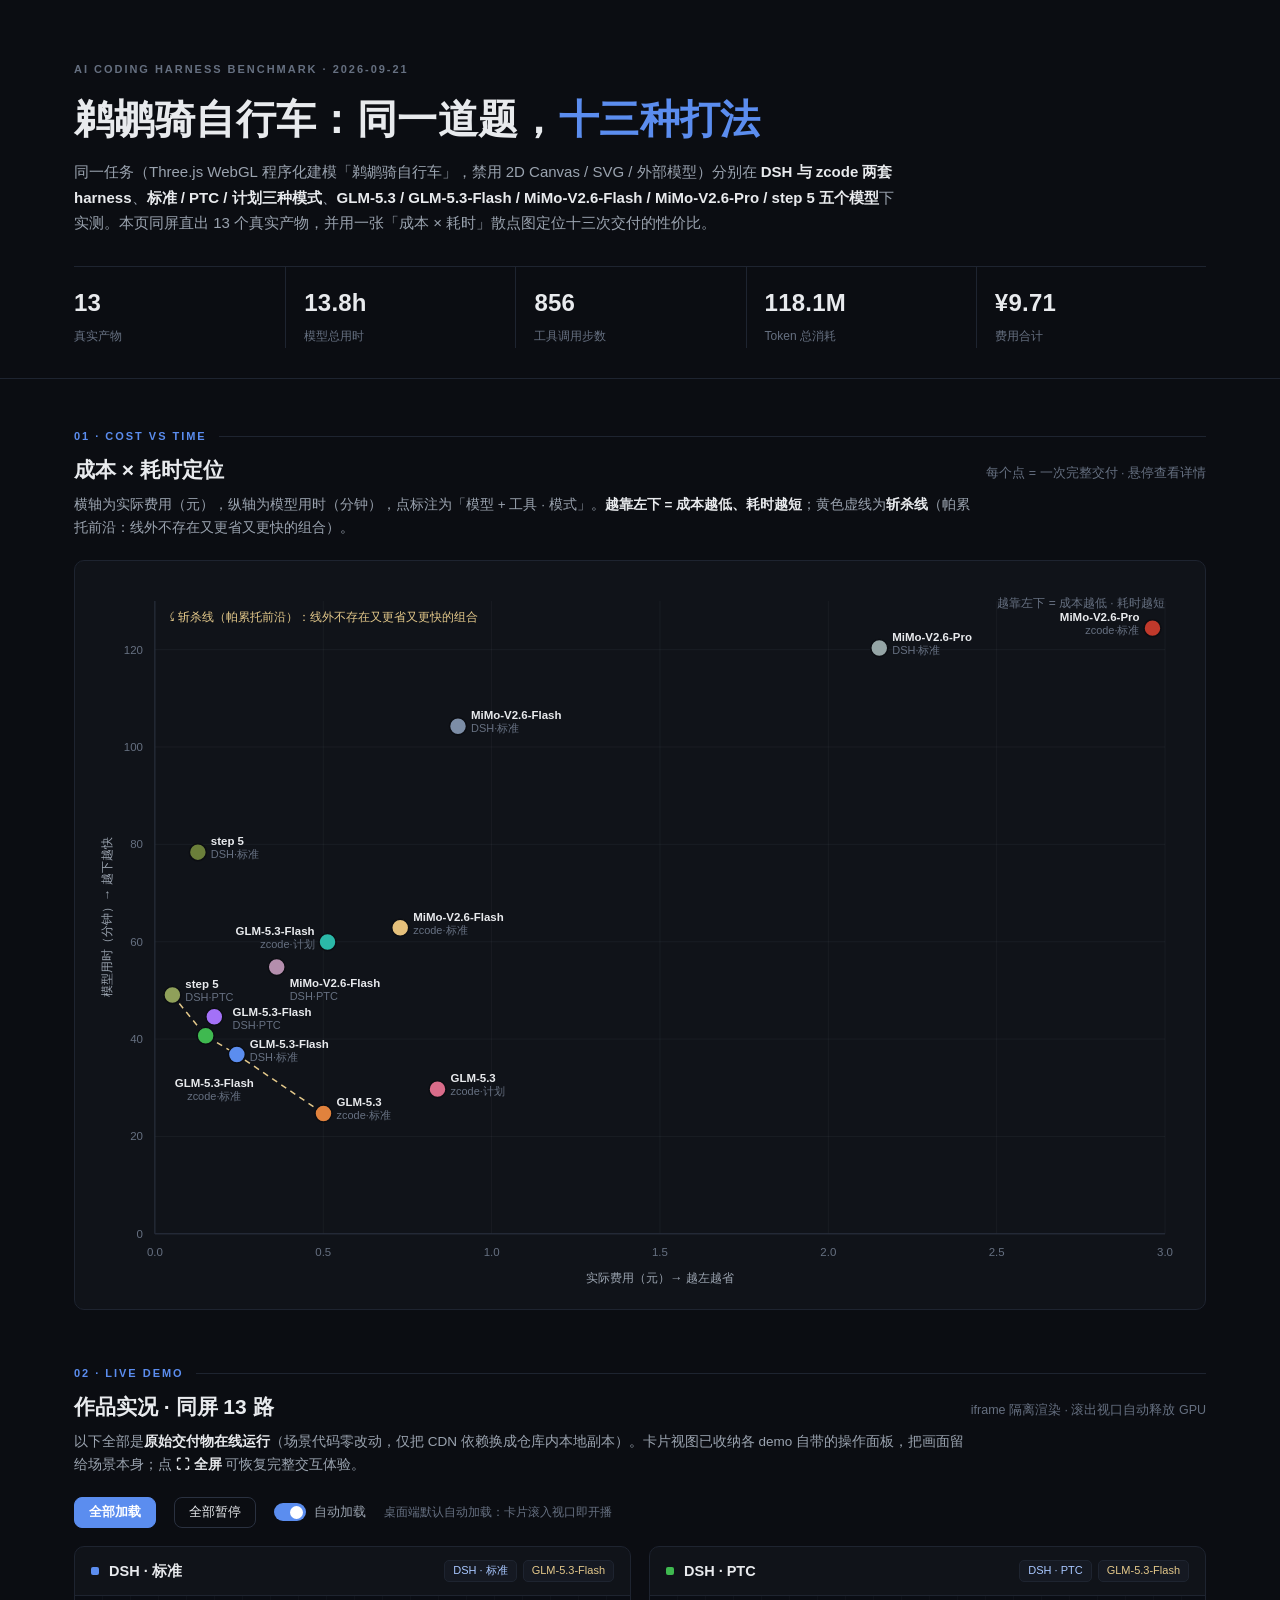
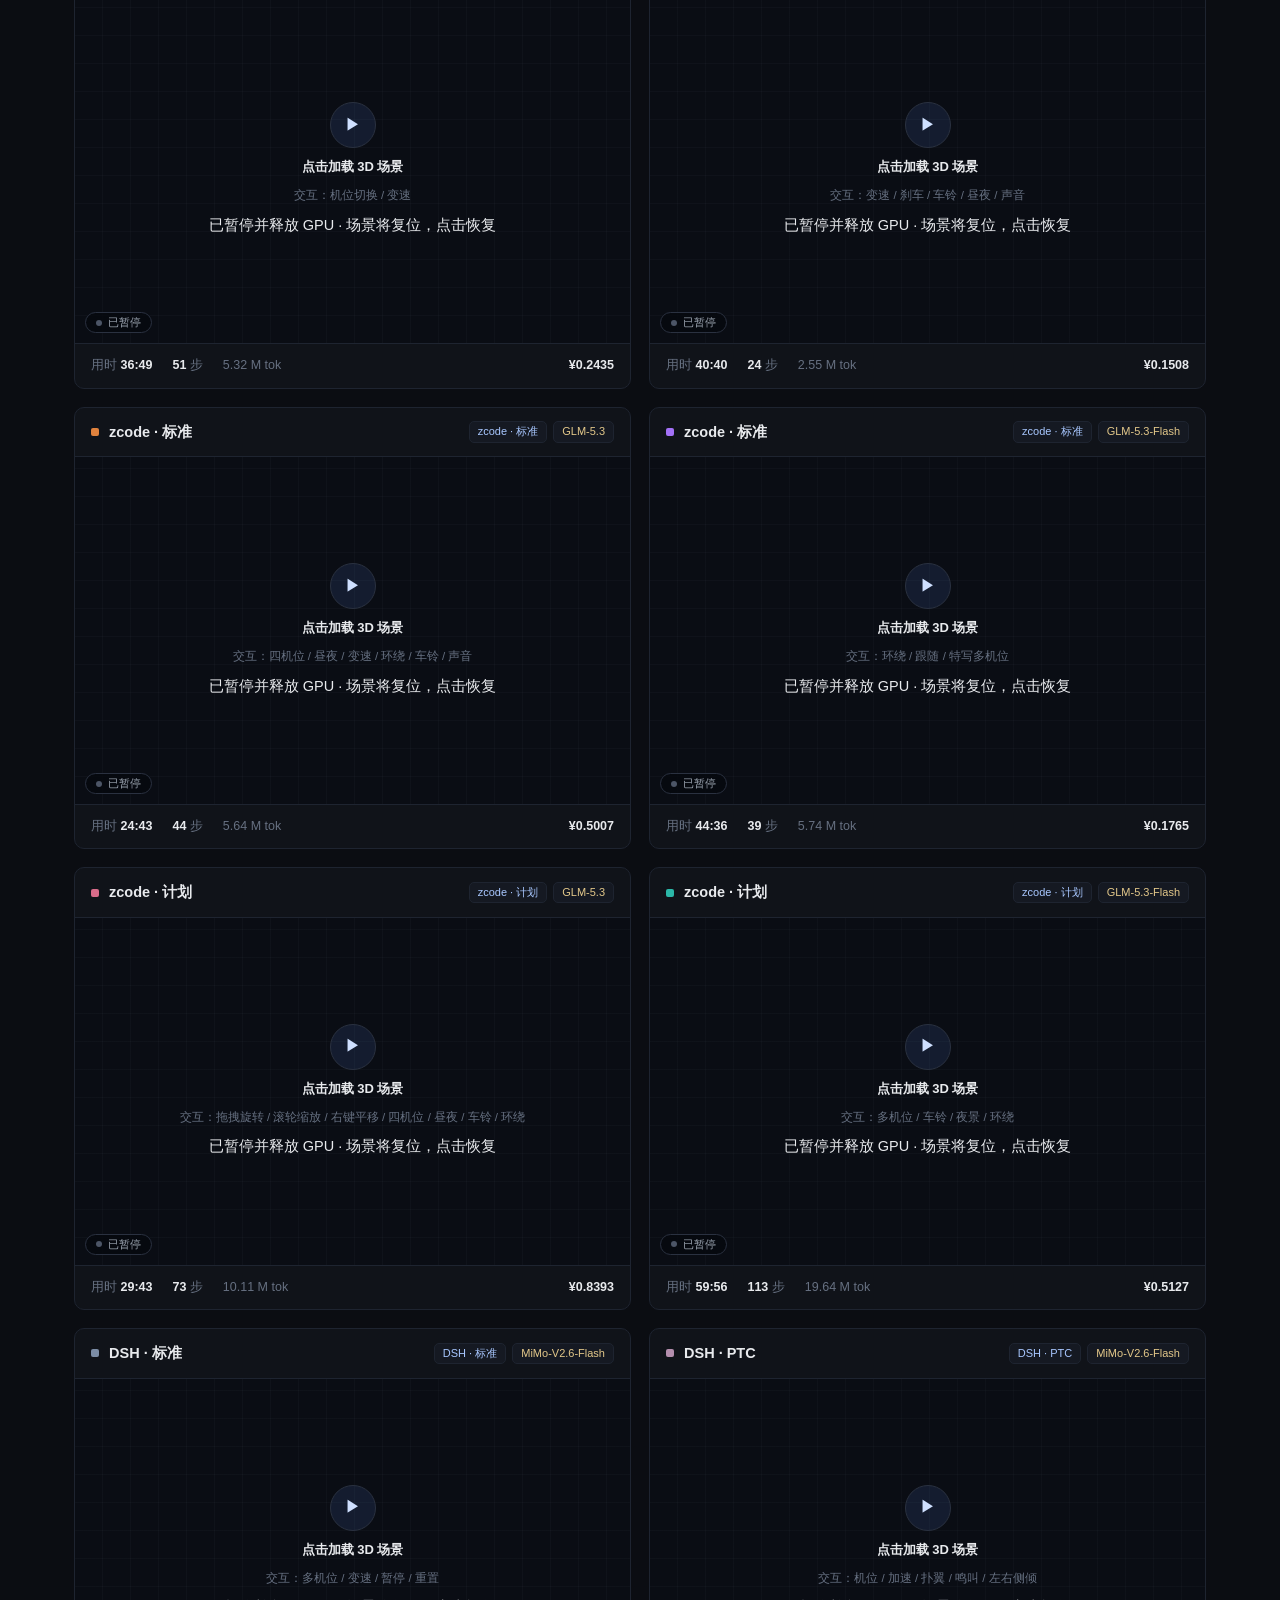
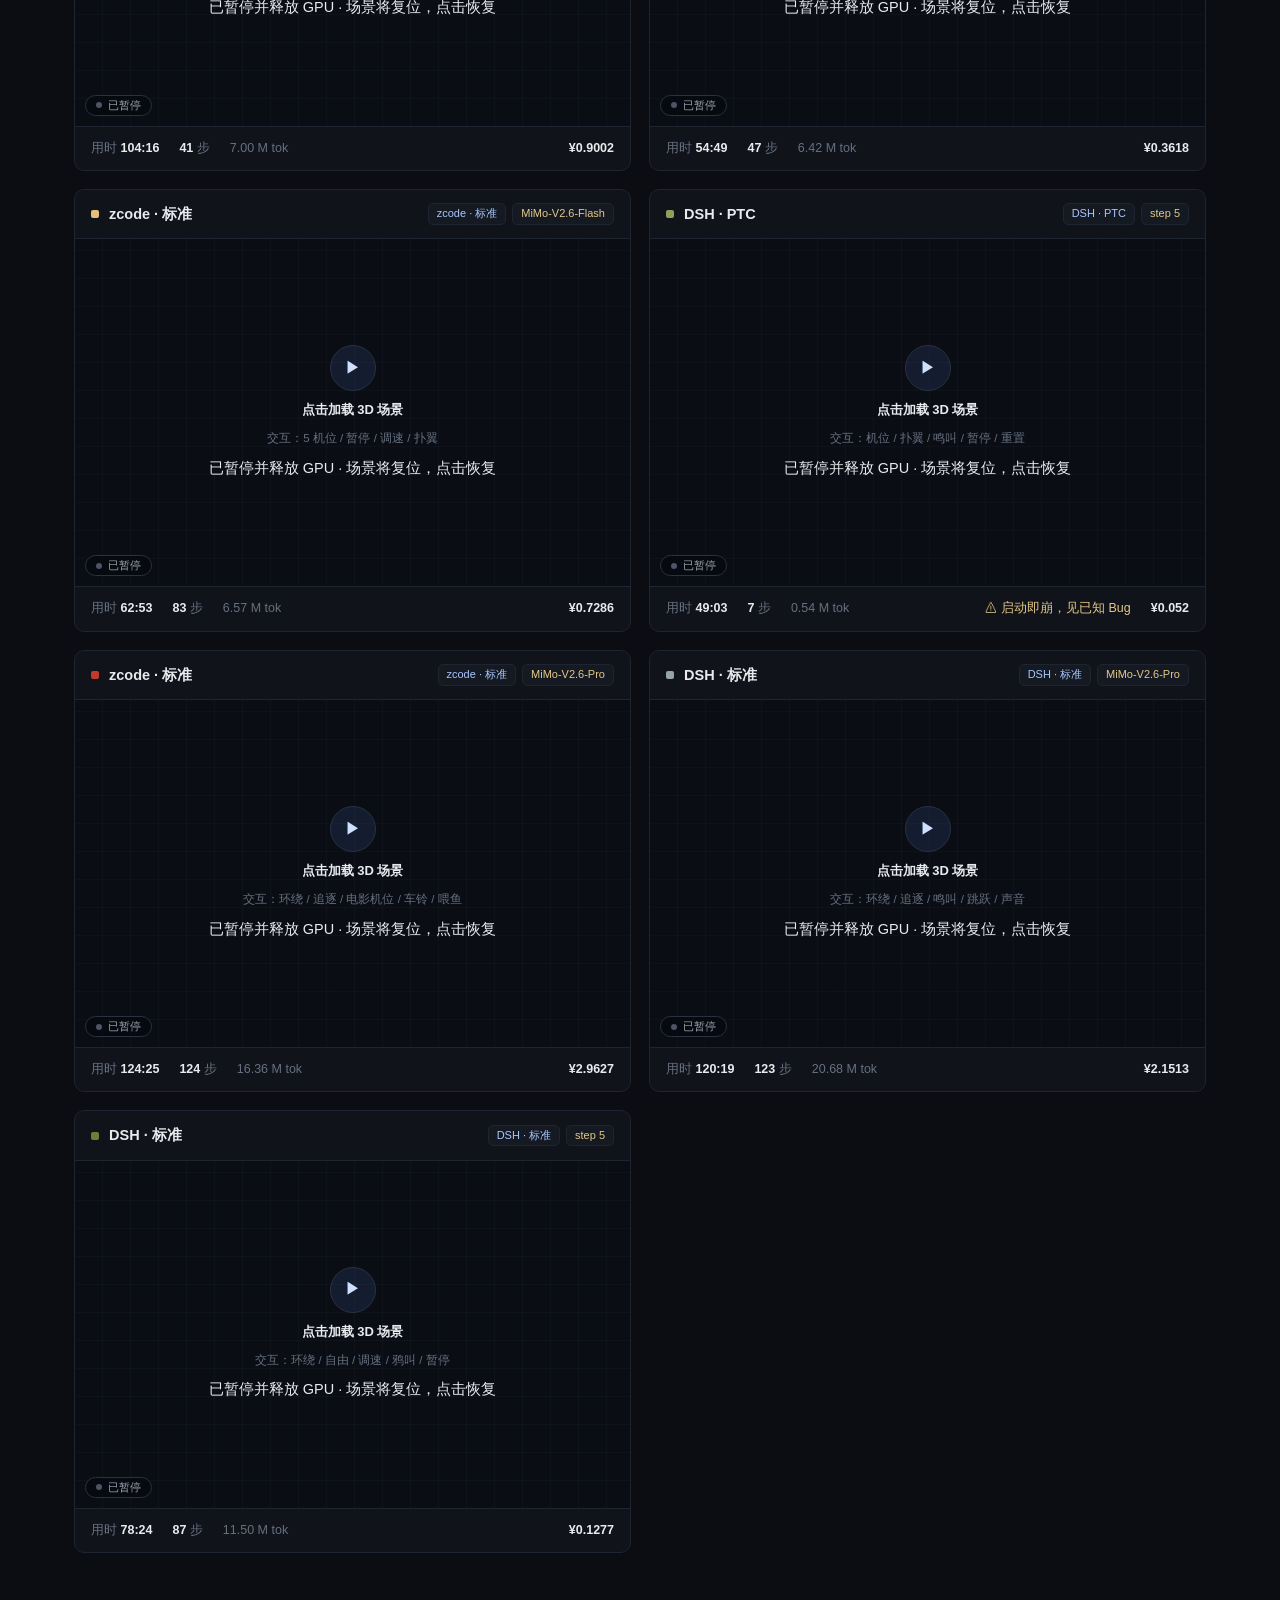
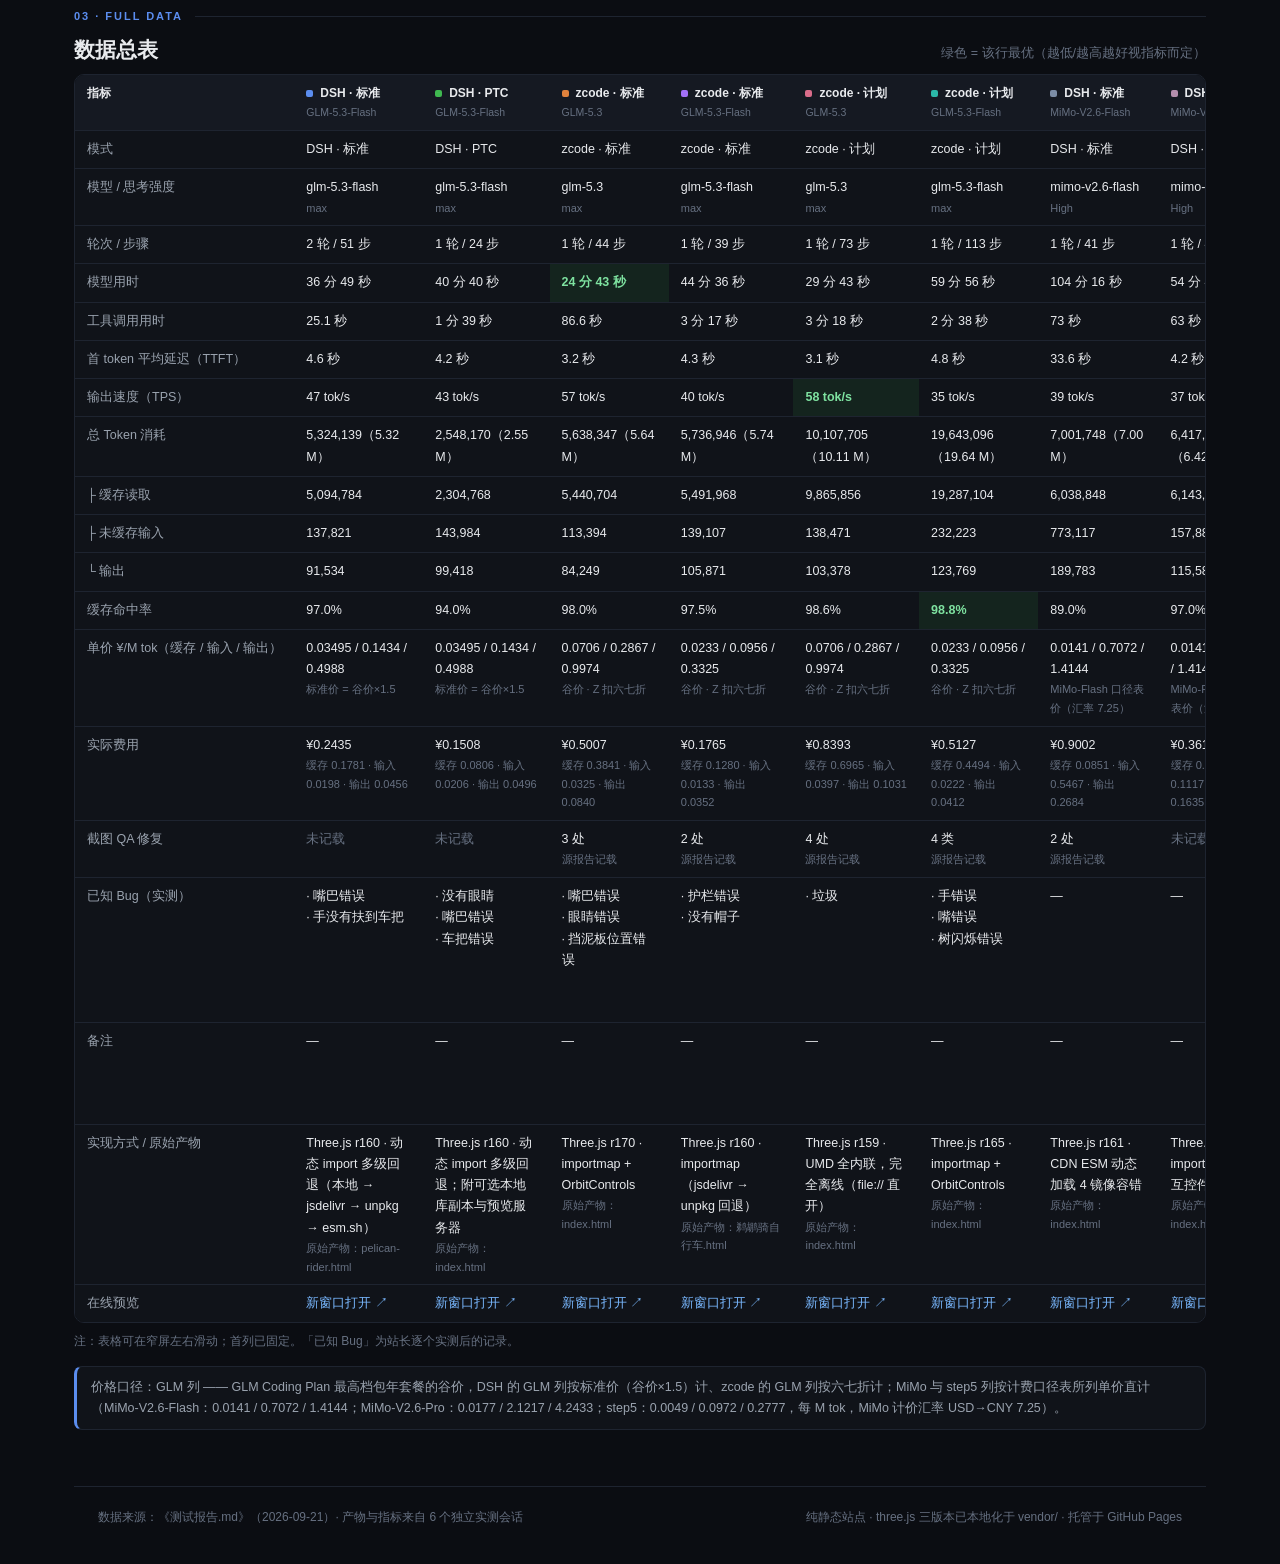
<file: index.html>
<!DOCTYPE html>
<html lang="zh-CN">
<head>
<meta charset="UTF-8">
<meta name="viewport" content="width=device-width, initial-scale=1">
<title>鹈鹕骑自行车 · 十三模式实测横评（DSH vs zcode）</title>
<meta name="description" content="同一道 Three.js 程序化建模题（鹈鹕骑自行车），在 DSH 与 zcode 两套 harness、标准/PTC/计划三种模式、GLM-5.3 与 GLM-5.3-Flash 两个模型下的实测横评：同屏直出 6 个真实产物，成本 × 耗时散点定位 + 完整数据表 + 已知 Bug。">
<meta name="theme-color" content="#0b0d12">
<link rel="stylesheet" href="assets/style.css">
<link rel="icon" href="data:image/svg+xml,%3Csvg xmlns='http://www.w3.org/2000/svg' viewBox='0 0 100 100'%3E%3Ctext y='0.9em' font-size='90'%3E🚲%3C/text%3E%3C/svg%3E">
</head>
<body>

<header class="hero">
  <div class="wrap">
    <span class="eyebrow">AI Coding Harness Benchmark · 2026-09-21</span>
    <h1>鹈鹕骑自行车：同一道题，<em>十三种打法</em></h1>
    <p class="sub">同一任务（Three.js WebGL 程序化建模「鹈鹕骑自行车」，禁用 2D Canvas / SVG / 外部模型）分别在 <b>DSH 与 zcode 两套 harness</b>、<b>标准 / PTC / 计划三种模式</b>、<b>GLM-5.3 / GLM-5.3-Flash / MiMo-V2.6-Flash / MiMo-V2.6-Pro / step 5 五个模型</b>下实测。本页同屏直出 13 个真实产物，并用一张「成本 × 耗时」散点图定位十三次交付的性价比。</p>
    <div class="stat-row">
      <div class="stat"><b>13</b><span>真实产物</span></div>
      <div class="stat"><b id="statTime">3.9h</b><span>模型总用时</span></div>
      <div class="stat"><b id="statSteps">344</b><span>工具调用步数</span></div>
      <div class="stat"><b id="statTokens">49.0M</b><span>Token 总消耗</span></div>
      <div class="stat"><b id="statCost">¥2.42</b><span>费用合计</span></div>
    </div>
  </div>
</header>

<main class="wrap">

  <!-- ═══ 01 成本 × 耗时 ═══ -->
  <section id="scatter">
    <div class="sec-label">01 · Cost vs Time</div>
    <div class="sec-head"><h2>成本 × 耗时定位</h2><span class="hint">每个点 = 一次完整交付 · 悬停查看详情</span></div>
    <p class="sec-sub">横轴为实际费用（元），纵轴为模型用时（分钟），点标注为「模型 + 工具 · 模式」。<b>越靠左下 = 成本越低、耗时越短</b>；黄色虚线为<b>斩杀线</b>（帕累托前沿：线外不存在又更省又更快的组合）。</p>
    <div class="sc-card">
      <div id="scatterPlot"></div>
      <div class="sc-tip" id="scTip"></div>
    </div>
  </section>

  <!-- ═══ 02 作品实况 ═══ -->
  <section id="gallery">
    <div class="sec-label">02 · Live Demo</div>
    <div class="sec-head"><h2>作品实况 · 同屏 13 路</h2><span class="hint">iframe 隔离渲染 · 滚出视口自动释放 GPU</span></div>
    <p class="sec-sub">以下全部是<b>原始交付物在线运行</b>（场景代码零改动，仅把 CDN 依赖换成仓库内本地副本）。卡片视图已收纳各 demo 自带的操作面板，把画面留给场景本身；点 <b>⛶ 全屏</b> 可恢复完整交互体验。</p>
    <div class="gal-bar">
      <button class="btn primary" id="btnLoadAll">全部加载</button>
      <button class="btn" id="btnPauseAll">全部暂停</button>
      <label class="switch"><input type="checkbox" id="chkAuto"><span class="track"></span>自动加载</label>
      <span class="gal-hint" id="autoHint"></span>
    </div>
    <div class="gal-grid" id="galleryGrid"></div>
  </section>

  <!-- ═══ 03 数据总表 ═══ -->
  <section id="table">
    <div class="sec-label">03 · Full Data</div>
    <div class="sec-head"><h2>数据总表</h2><span class="hint">绿色 = 该行最优（越低/越高越好视指标而定）</span></div>
    <div class="table-wrap"><table class="bench" id="benchTable"></table></div>
    <p class="legend-f">注：表格可在窄屏左右滑动；首列已固定。「已知 Bug」为站长逐个实测后的记录。</p>
    <p class="price-note">价格口径：GLM 列 —— GLM Coding Plan 最高档包年套餐的谷价，DSH 的 GLM 列按标准价（谷价×1.5）计、zcode 的 GLM 列按六七折计；MiMo 与 step5 列按计费口径表所列单价直计（MiMo-V2.6-Flash：0.0141 / 0.7072 / 1.4144；MiMo-V2.6-Pro：0.0177 / 2.1217 / 4.2433；step5：0.0049 / 0.0972 / 0.2777，每 M tok，MiMo 计价汇率 USD→CNY 7.25）。</p>
  </section>

  <footer>
    <div class="wrap">
      <span>数据来源：《测试报告.md》（2026-09-21）· 产物与指标来自 6 个独立实测会话</span>
      <span>纯静态站点 · three.js 三版本已本地化于 vendor/ · 托管于 GitHub Pages</span>
    </div>
  </footer>

</main>

<noscript><p style="margin:20px;color:#e3c88a">本页散点图与画廊需要启用 JavaScript；数据表由 JS 渲染，请启用后查看。</p></noscript>

<script src="assets/data.js"></script>
<script src="assets/app.js"></script>
</body>
</html>
</file>
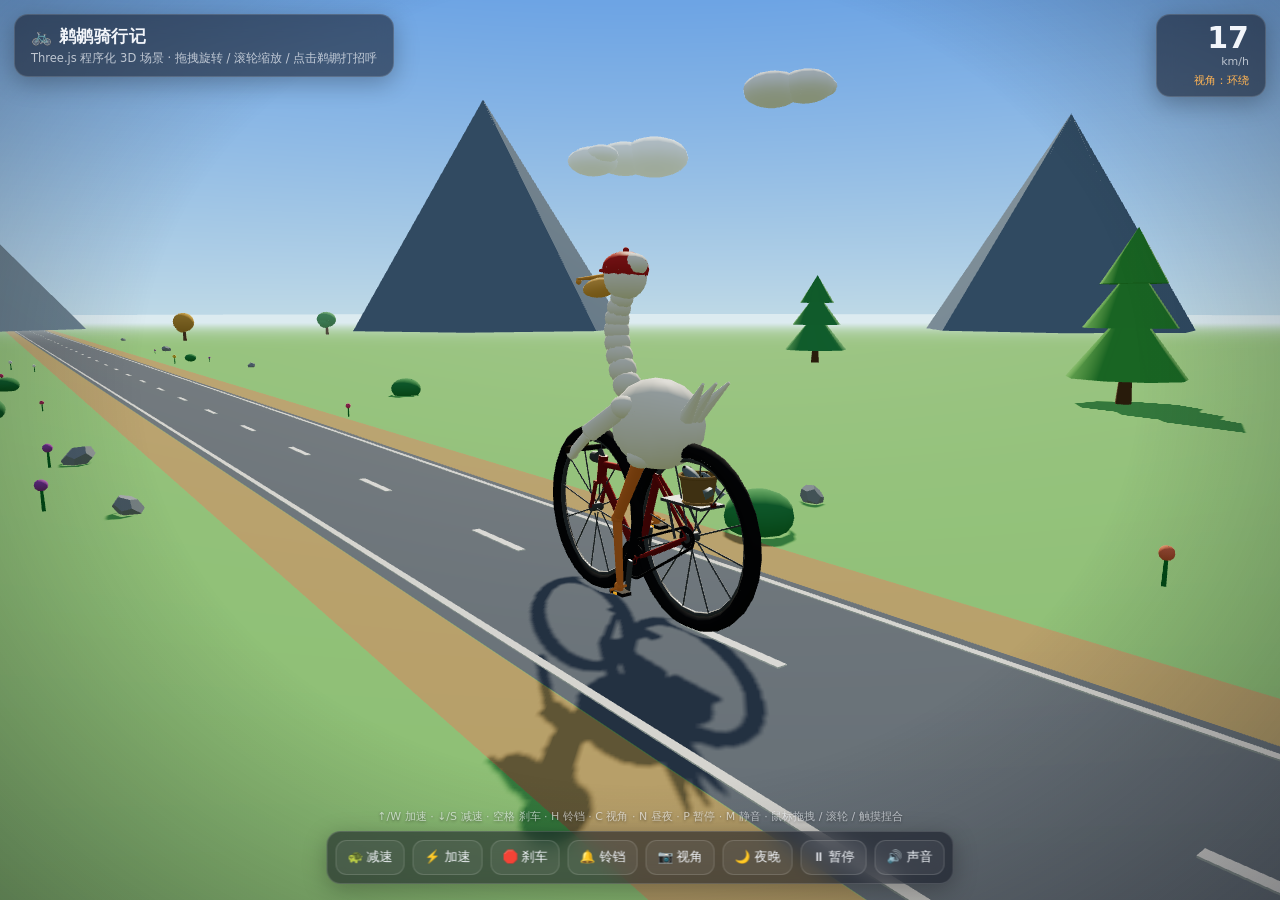
<file: demos/dsh-ptc-glm5f.html>
<!DOCTYPE html>
<html lang="zh-CN">
<head>
<meta charset="UTF-8">
<meta name="viewport" content="width=device-width, initial-scale=1.0, user-scalable=no">
<title>鹈鹕骑行记 · Pelican Ride</title>
<style>
:root{ --glass: rgba(15,19,32,.55); --line: rgba(255,255,255,.14); --acc:#ffb454; --txt:#f2f5fa; }
*{ box-sizing:border-box; }
html,body{ margin:0; height:100%; overflow:hidden; background:#0b1020; color:var(--txt);
  font-family: system-ui, -apple-system, 'Segoe UI', 'PingFang SC', 'Microsoft YaHei', sans-serif; }
#app{ position:fixed; inset:0; }
canvas{ display:block; touch-action:none; }
#vignette{ position:fixed; inset:0; pointer-events:none; z-index:2;
  background: radial-gradient(ellipse at 50% 42%, transparent 55%, rgba(5,8,18,.38) 100%); }
.glass{ background:var(--glass); backdrop-filter:blur(10px); -webkit-backdrop-filter:blur(10px);
  border:1px solid var(--line); border-radius:14px; box-shadow:0 6px 24px rgba(0,0,0,.28); }
#title{ position:fixed; top:14px; left:14px; padding:10px 16px; z-index:5; }
#title h1{ margin:0; font-size:17px; letter-spacing:.5px; }
#title p{ margin:3px 0 0; font-size:11.5px; opacity:.72; }
#hud{ position:fixed; top:14px; right:14px; padding:8px 16px; text-align:right; z-index:5; min-width:110px; }
#spd{ font-size:30px; font-weight:700; line-height:1; font-variant-numeric:tabular-nums; }
#hud .unit{ font-size:11px; opacity:.7; margin-top:2px; }
#modeTag{ font-size:11px; color:var(--acc); margin-top:5px; }
#bar{ position:fixed; left:50%; transform:translateX(-50%); bottom:16px; display:flex; gap:8px;
  padding:8px; z-index:5; flex-wrap:wrap; justify-content:center; max-width:94vw; }
#bar button{ appearance:none; border:1px solid var(--line); background:rgba(255,255,255,.06);
  color:var(--txt); border-radius:11px; padding:8px 11px; font-size:12.5px; cursor:pointer;
  transition:.15s; user-select:none; -webkit-user-select:none; touch-action:none; }
#bar button:hover{ background:rgba(255,255,255,.14); transform:translateY(-1px); }
#bar button:active, #bar button.on{ background:var(--acc); color:#20180a; border-color:transparent; transform:scale(.96); }
#keys{ position:fixed; bottom:76px; left:50%; transform:translateX(-50%); font-size:11px; opacity:.62;
  z-index:4; text-align:center; padding:0 12px; text-shadow:0 1px 3px rgba(0,0,0,.65); white-space:nowrap; }
#loader{ position:fixed; inset:0; background:#0b1020; display:flex; flex-direction:column; gap:16px;
  align-items:center; justify-content:center; z-index:20; transition:opacity .7s; }
#loader .spin{ width:42px; height:42px; border-radius:50%; border:3px solid rgba(255,255,255,.15);
  border-top-color:var(--acc); animation:sp 1s linear infinite; }
@keyframes sp{ to{ transform:rotate(360deg); } }
#err{ position:fixed; top:70px; left:50%; transform:translateX(-50%); padding:10px 18px;
  background:rgba(150,40,40,.88); border-radius:10px; font-size:13px; z-index:21; }
@media (max-width:640px){ #keys{ display:none; } #spd{ font-size:24px; } }
</style>
</head>
<body>
<div id="app"></div>
<div id="vignette"></div>
<header id="title" class="glass">
  <h1>🚲 鹈鹕骑行记</h1>
  <p>Three.js 程序化 3D 场景 · 拖拽旋转 / 滚轮缩放 / 点击鹈鹕打招呼</p>
</header>
<div id="hud" class="glass">
  <div id="spd">0</div>
  <div class="unit">km/h</div>
  <div id="modeTag">视角：环绕</div>
</div>
<nav id="bar" class="glass">
  <button id="bSlow" title="减速（按住）">🐢 减速</button>
  <button id="bFast" title="加速（按住）">⚡ 加速</button>
  <button id="bBrake" title="刹车（按住）">🛑 刹车</button>
  <button id="bBell" title="摇铃 (H)">🔔 铃铛</button>
  <button id="bCam" title="切换视角 (C)">📷 视角</button>
  <button id="bNight" title="昼夜切换 (N)">🌙 夜晚</button>
  <button id="bPause" title="暂停 (P)">⏸ 暂停</button>
  <button id="bMute" title="声音 (M)">🔊 声音</button>
</nav>
<div id="keys">↑/W 加速 · ↓/S 减速 · 空格 刹车 · H 铃铛 · C 视角 · N 昼夜 · P 暂停 · M 静音 · 鼠标拖拽 / 滚轮 / 触摸捏合</div>
<div id="loader"><div class="spin"></div><div>正在加载 Three.js（需要联网访问 CDN）…</div></div>
<div id="err" hidden></div>
<div id="errbox" style="position:fixed;top:64px;left:50%;transform:translateX(-50%);max-width:80vw;z-index:30;color:#ffd7d7;font:12px monospace;background:rgba(120,20,20,.85);padding:6px 10px;border-radius:8px;white-space:pre-wrap;display:none"></div>
<script>
window.addEventListener('error', function(e){
  var d = document.getElementById('errbox');
  if(d){ d.style.display = 'block'; d.textContent = 'JS ERROR: ' + e.message + ' @' + (e.filename||'') + ':' + (e.lineno||'') + ':' + (e.colno||''); }
});
window.addEventListener('unhandledrejection', function(e){
  var d = document.getElementById('errbox');
  if(d){ d.style.display = 'block'; d.textContent = 'REJECTION: ' + ((e.reason && e.reason.message) || e.reason); }
});
</script>
<script>
setTimeout(function(){
  if(!window.__PELICAN_BOOTED){
    var e = document.getElementById('err');
    e.textContent = '加载超时：Three.js 未能从 CDN 下载，请检查网络后刷新页面。';
    e.hidden = false;
    var l = document.getElementById('loader'); if(l) l.style.opacity = '0';
  }
}, 14000);
</script>
<script type="module">
window.__PELICAN_BOOTED = false;

// ================= 加载 Three.js（多 CDN 依次回退） =================
let THREE = null;
for (const url of [
  '../vendor/three-0.160.0.module.js',
  'https://cdn.jsdelivr.net/npm/three@0.160.0/build/three.module.js',
  'https://unpkg.com/three@0.160.0/build/three.module.js',
  'https://esm.sh/three@0.160.0'
]) {
  try { THREE = await import(url); break; } catch (e) { console.warn('CDN 失败:', url); }
}
if (!THREE) {
  const e = document.getElementById('err');
  e.textContent = '无法加载 Three.js，请检查网络（需访问 jsdelivr / unpkg / esm.sh 之一）后刷新。';
  e.hidden = false;
  throw new Error('three not loaded');
}
function fail(msg){ const e = document.getElementById('err'); e.textContent = msg; e.hidden = false; }

// ================= 工具 =================
const V3 = (x=0,y=0,z=0) => new THREE.Vector3(x,y,z);
const UP = V3(0,1,0);
const clamp = THREE.MathUtils.clamp, lerp = THREE.MathUtils.lerp;
const rnd = (a,b) => a + Math.random()*(b-a);
const _d = V3(), _n = V3(), _k = V3(), _t1 = V3(), _t2 = V3(), _na = V3(), _nb = V3(), _nc = V3(), _bez = V3();

// 两点之间放置单位圆柱（长度缩放 y）
function aim(m, a, b, sx=1, sz=1){
  _d.subVectors(b, a);
  const len = Math.max(_d.length(), 1e-5);
  m.position.copy(a).addScaledVector(_d, 0.5);
  m.scale.set(sx, len, sz);
  m.quaternion.setFromUnitVectors(UP, _d.normalize());
}
function tube(a, b, r, mat, rTop){
  const m = new THREE.Mesh(new THREE.CylinderGeometry(rTop===undefined?r:rTop, r, 1, 8), mat);
  aim(m, a, b); return m;
}
function ball(r, mat, w=12, h=10){ return new THREE.Mesh(new THREE.SphereGeometry(r, w, h), mat); }
function ell(r, mat, sx, sy, sz){ const m = ball(r, mat); m.scale.set(sx, sy, sz); return m; }

// ================= 渲染器 / 场景 / 相机 =================
const app = document.getElementById('app');
let renderer;
try {
  renderer = new THREE.WebGLRenderer({ antialias:true, powerPreference:'high-performance' });
} catch(e){ fail('当前环境不支持 WebGL，无法渲染 3D 场景。'); throw e; }
renderer.setPixelRatio(Math.min(window.devicePixelRatio || 1, 2));
renderer.setSize(window.innerWidth, window.innerHeight);
renderer.shadowMap.enabled = true;
renderer.shadowMap.type = THREE.PCFSoftShadowMap;
renderer.toneMapping = THREE.ACESFilmicToneMapping;
renderer.toneMappingExposure = 1.05;
app.appendChild(renderer.domElement);

const scene = new THREE.Scene();
scene.fog = new THREE.Fog(0xdcebf0, 55, 175);
const camera = new THREE.PerspectiveCamera(55, window.innerWidth/window.innerHeight, 0.1, 1600);
camera.position.set(4.6, 2.7, -6.1);

// ================= 轻量轨道相机（自实现，支持触摸/惯性） =================
class Orbit {
  constructor(cam, dom){
    this.cam = cam; this.dom = dom; this.enabled = true;
    this.target = V3(0, 1.45, 0);
    this.sph = new THREE.Spherical(); this.sphT = new THREE.Spherical();
    this.setFromPosition(cam.position);
    this.ptrs = new Map(); this.pinch = 0;
    dom.addEventListener('pointerdown', e => this.down(e));
    dom.addEventListener('pointermove', e => this.move(e));
    dom.addEventListener('pointerup',   e => this.up(e));
    dom.addEventListener('pointercancel', e => this.up(e));
    dom.addEventListener('wheel', e => {
      if(!this.enabled) return; e.preventDefault();
      this.sphT.radius = clamp(this.sphT.radius * Math.exp(e.deltaY*0.0011), 2.0, 42);
    }, { passive:false });
  }
  setFromPosition(p){
    _t1.copy(p).sub(this.target);
    this.sph.setFromVector3(_t1); this.sphT.copy(this.sph);
  }
  down(e){
    if(!this.enabled) return;
    this.dom.setPointerCapture(e.pointerId);
    this.ptrs.set(e.pointerId, { x:e.clientX, y:e.clientY });
    if(this.ptrs.size === 2){
      const a = [...this.ptrs.values()];
      this.pinch = Math.hypot(a[0].x-a[1].x, a[0].y-a[1].y);
    }
  }
  move(e){
    if(!this.enabled || !this.ptrs.has(e.pointerId)) return;
    const p = this.ptrs.get(e.pointerId);
    const dx = e.clientX - p.x, dy = e.clientY - p.y;
    p.x = e.clientX; p.y = e.clientY;
    if(this.ptrs.size === 1){
      this.sphT.theta -= dx*0.0052;
      this.sphT.phi = clamp(this.sphT.phi - dy*0.0052, 0.06, 1.62);
    } else if(this.ptrs.size === 2){
      const a = [...this.ptrs.values()];
      const d = Math.hypot(a[0].x-a[1].x, a[0].y-a[1].y);
      if(this.pinch > 0) this.sphT.radius = clamp(this.sphT.radius * this.pinch / d, 2.0, 42);
      this.pinch = d;
    }
  }
  up(e){ this.ptrs.delete(e.pointerId); this.pinch = 0; }
  update(dt){
    const k = 1 - Math.exp(-dt*11);
    this.sph.theta  += (this.sphT.theta  - this.sph.theta )*k;
    this.sph.phi    += (this.sphT.phi    - this.sph.phi   )*k;
    this.sph.radius += (this.sphT.radius - this.sph.radius)*k;
    this.cam.position.setFromSpherical(this.sph).add(this.target);
    this.cam.lookAt(this.target);
  }
}
const orbit = new Orbit(camera, renderer.domElement);
const __th = parseFloat(new URLSearchParams(location.search).get('theta'));
if (!isNaN(__th)) { orbit.sph.theta = __th; orbit.sphT.theta = __th; }

// ================= 状态 =================
const q = new URLSearchParams(location.search);
const state = {
  time: 0, speed: 4.6, userTarget: q.has('speed') ? clamp(+q.get('speed')||4.6, 0, 11) : 4.6,
  maxSpeed: 11, paused: q.get('paused') === '1',
  night: 0, nightT: q.get('night') === '1' ? 1 : 0,
  camMode: clamp(+q.get('cam')||0, 0, 3),
  muted: false, bell: 0, hop: 0, stand: 0,
  accelHeld: false, brakeHeld: false, slowHeld: false,
};
if(state.nightT) state.night = 1;
if(state.paused) document.getElementById('bPause').textContent = '▶ 继续';

// ================= 灯光 =================
const hemi = new THREE.HemisphereLight(0xcfe8ff, 0x9fb37a, 0.85); scene.add(hemi);
const amb = new THREE.AmbientLight(0xffffff, 0.22); scene.add(amb);
const sunDir = V3(-0.5, 0.62, 0.55).normalize();
const moonDir = V3(-0.32, 0.55, 0.42).normalize();
const dirLight = new THREE.DirectionalLight(0xfff2d8, 2.7);
dirLight.position.copy(sunDir).multiplyScalar(70);
dirLight.castShadow = true;
dirLight.shadow.mapSize.set(2048, 2048);
dirLight.shadow.camera.left = -16; dirLight.shadow.camera.right = 16;
dirLight.shadow.camera.top = 16;  dirLight.shadow.camera.bottom = -16;
dirLight.shadow.camera.near = 25; dirLight.shadow.camera.far = 150;
dirLight.shadow.bias = -0.0004; dirLight.shadow.normalBias = 0.02;
scene.add(dirLight); scene.add(dirLight.target);

// ================= 天空 / 太阳 / 月亮 / 星星 =================
const TOP_D = new THREE.Color(0x6fb6f2), TOP_N = new THREE.Color(0x070b22);
const BOT_D = new THREE.Color(0xeef6f4), BOT_N = new THREE.Color(0x1c2748);
const FOG_D = new THREE.Color(0xdcebf0), FOG_N = new THREE.Color(0x10182e);
const skyU = { top:{ value:new THREE.Color().copy(TOP_D) }, bot:{ value:new THREE.Color().copy(BOT_D) } };
const sky = new THREE.Mesh(
  new THREE.SphereGeometry(700, 24, 16),
  new THREE.ShaderMaterial({
    side: THREE.BackSide, depthWrite:false, fog:false, uniforms: skyU,
    vertexShader: 'varying vec3 vP; void main(){ vP = position; gl_Position = projectionMatrix * modelViewMatrix * vec4(position, 1.0); }',
    fragmentShader: 'uniform vec3 top; uniform vec3 bot; varying vec3 vP; void main(){ float h = clamp(normalize(vP).y * 1.4 + 0.12, 0.0, 1.0); gl_FragColor = vec4(mix(bot, top, pow(h, 0.85)), 1.0); }'
  })
);
scene.add(sky);

const sunMesh = new THREE.Mesh(new THREE.SphereGeometry(11, 20, 14),
  new THREE.MeshBasicMaterial({ color:0xfff3c4, fog:false, transparent:true }));
sunMesh.position.copy(sunDir).multiplyScalar(640); scene.add(sunMesh);
const moonMesh = new THREE.Mesh(new THREE.SphereGeometry(7, 20, 14),
  new THREE.MeshBasicMaterial({ color:0xeef3ff, fog:false, transparent:true, opacity:0 }));
moonMesh.position.copy(moonDir).multiplyScalar(630); scene.add(moonMesh);
const moonHalo = new THREE.Mesh(new THREE.SphereGeometry(10.5, 16, 12),
  new THREE.MeshBasicMaterial({ color:0xaabce8, fog:false, transparent:true, opacity:0, blending:THREE.AdditiveBlending, depthWrite:false }));
moonHalo.position.copy(moonMesh.position); scene.add(moonHalo);

const starPos = [];
for(let i=0;i<650;i++){
  const a = rnd(0, Math.PI*2), y = rnd(0.04, 1), r = Math.sqrt(1-y*y), d = rnd(400, 460);
  starPos.push(Math.cos(a)*r*d, y*d, Math.sin(a)*r*d);
}
const starGeo = new THREE.BufferGeometry();
starGeo.setAttribute('position', new THREE.Float32BufferAttribute(starPos, 3));
const starMat = new THREE.PointsMaterial({ color:0xffffff, size:1.6, sizeAttenuation:false, transparent:true, opacity:0, fog:false, depthWrite:false });
scene.add(new THREE.Points(starGeo, starMat));

// ================= 材质 =================
function std(color, rough, metal){ return new THREE.MeshStandardMaterial({ color, roughness:rough, metalness:metal||0 }); }
const M = {
  white: std(0xf7f2e7, .6),
  beak: std(0xf0a94b, .5),
  pouch: std(0xf6b95e, .55),
  leg: std(0xe88a3c, .55),
  foot: std(0xef8f3a, .6),
  eye: std(0x241f1c, .3),
  frame: std(0xd94a3d, .38, .5),
  dark: std(0x2e2a28, .7),
  metal: std(0xd8dde2, .3, .85),
  spoke: std(0xc9ced4, .35, .8),
  tire: std(0x24262b, .95),
  saddle: std(0x4a3629, .65),
  grip: std(0x3e2f23, .8),
  wood: std(0x9c7a4a, .9),
  gold: std(0xf4c542, .3, .8),
  fish: std(0xb9c7d1, .45, .55),
  chain: std(0x4a4f55, .4, .8),
  chainring: std(0x5a5f66, .45, .8),
  refl: new THREE.MeshStandardMaterial({ color:0xffa000, emissive:0xff9500, emissiveIntensity:.5 }),
};

// ================= 地面 / 道路 =================
const ground = new THREE.Mesh(new THREE.CircleGeometry(430, 48), std(0x7cc46e, 1));
ground.rotation.x = -Math.PI/2; ground.receiveShadow = true; scene.add(ground);

const road = new THREE.Mesh(new THREE.PlaneGeometry(3.2, 340), std(0x66707c, .95));
road.rotation.x = -Math.PI/2; road.position.y = 0.01; road.receiveShadow = true; scene.add(road);
for(const sx of [-2.0, 2.0]){
  const sh = new THREE.Mesh(new THREE.PlaneGeometry(0.8, 340), std(0xb59a67, 1));
  sh.rotation.x = -Math.PI/2; sh.position.set(sx, 0.006, 0); sh.receiveShadow = true; scene.add(sh);
}
for(const sx of [-1.42, 1.42]){
  const ln = new THREE.Mesh(new THREE.BoxGeometry(0.08, 0.012, 336), std(0xe8e8e4, .9));
  ln.position.set(sx, 0.018, 0); scene.add(ln);
}
// 中央虚线：整体循环滚动（周期 4m）
const dashGroup = new THREE.Group();
const dashGeo = new THREE.BoxGeometry(0.10, 0.012, 1.15);
const dashMat = std(0xf2f2ef, .85);
for(let z=-154; z<=154; z+=4){
  const d = new THREE.Mesh(dashGeo, dashMat);
  d.position.set(0, 0.02, z); dashGroup.add(d);
}
scene.add(dashGroup);

// ================= 沿途景物（滚动回收） =================
const scrollers = [];
function scroller(obj, span, onRespawn){ scrollers.push({ o:obj, s:span, r:onRespawn }); scene.add(obj); }

const greens = [0x4e9e50, 0x63b356, 0x3c8f5e, 0x59a862];
const trunkMat = std(0x7a5a3a, .95);
function buildTree(kind){
  const g = new THREE.Group();
  if(kind === 0){ // 松树
    const t = new THREE.Mesh(new THREE.CylinderGeometry(0.09, 0.14, 0.7, 8), trunkMat);
    t.position.y = 0.35; t.castShadow = true; g.add(t);
    const mats = [1.05, 0.82, 0.58], hs = [1.25, 1.05, 0.9], ys = [1.05, 1.78, 2.42];
    const cm = std(greens[(Math.random()*greens.length)|0], .9);
    for(let i=0;i<3;i++){
      const c = new THREE.Mesh(new THREE.ConeGeometry(mats[i], hs[i], 9), cm);
      c.position.y = ys[i]; c.castShadow = true; g.add(c);
    }
  } else { // 阔叶树
    const t = new THREE.Mesh(new THREE.CylinderGeometry(0.11, 0.17, 1.0, 8), trunkMat);
    t.position.y = 0.5; t.castShadow = true; g.add(t);
    const lm = std(greens[(Math.random()*greens.length)|0], .9);
    if(Math.random() < 0.12) lm.color.set(0xd9a441);
    const s1 = ell(0.95, lm, 1, 0.85, 1); s1.position.y = 1.6; s1.castShadow = true; g.add(s1);
    const s2 = ell(0.55, lm, 1, 0.9, 1);
    s2.position.set(rnd(-0.5,0.5), 1.2, rnd(-0.4,0.4)); s2.castShadow = true; g.add(s2);
  }
  return g;
}
function placeTree(g){
  const side = Math.random() < 0.5 ? -1 : 1;
  g.position.x = side * rnd(4.2, 30);
  g.rotation.y = rnd(0, Math.PI*2);
  const s = rnd(0.8, 1.7); g.scale.set(s, s*rnd(0.9,1.15), s);
}
for(let i=0;i<22;i++){
  const g = buildTree(Math.random()<0.55 ? 0 : 1);
  placeTree(g); g.position.z = rnd(-120, 120);
  scroller(g, 240, placeTree);
}
const flowerColors = [0xf06292, 0xffd54f, 0xffffff, 0xff8a65, 0xba68c8];
const stemMat = std(0x4c9a4c, .9);
const centerMat = std(0x5d4037, .8);
for(let i=0;i<22;i++){
  const g = new THREE.Group();
  const st = new THREE.Mesh(new THREE.CylinderGeometry(0.015, 0.02, 0.24, 6), stemMat);
  st.position.y = 0.12; g.add(st);
  const fm = std(flowerColors[(Math.random()*flowerColors.length)|0], .7);
  const h = ball(0.062, fm, 8, 6); h.position.y = 0.27; g.add(h);
  const c = ball(0.026, centerMat, 6, 5); c.position.y = 0.30; g.add(c);
  const side = Math.random() < 0.5 ? -1 : 1;
  g.position.set(side*rnd(2.5, 4.6), 0, rnd(-60, 60));
  g.scale.setScalar(rnd(0.7, 1.4));
  scroller(g, 120, null);
}
const bushMat = std(0x55a05e, .95);
for(let i=0;i<10;i++){
  const b = ell(rnd(0.26, 0.5), bushMat, 1, 0.72, 1);
  b.castShadow = true;
  const side = Math.random() < 0.5 ? -1 : 1;
  b.position.set(side*rnd(2.8, 6), 0.2, rnd(-80, 80));
  scroller(b, 160, null);
}
const rockMat = std(0x9aa3ab, .95);
for(let i=0;i<8;i++){
  const r = rnd(0.14, 0.34);
  const rock = new THREE.Mesh(new THREE.DodecahedronGeometry(r, 0), rockMat);
  rock.castShadow = true;
  const side = Math.random() < 0.5 ? -1 : 1;
  rock.position.set(side*rnd(2.6, 5.5), r*0.4, rnd(-100, 100));
  rock.rotation.set(rnd(0,3), rnd(0,3), rnd(0,3));
  rock.scale.y = 0.7;
  scroller(rock, 200, null);
}

// 云
const cloudMat = std(0xffffff, 1);
const clouds = [];
for(let i=0;i<7;i++){
  const g = new THREE.Group();
  const n = 3 + (Math.random()*3|0);
  for(let j=0;j<n;j++){
    const r = rnd(1.1, 2.6);
    const s = ell(r, cloudMat, 1, 0.55, 1);
    s.position.set(rnd(-2.4,2.4), rnd(-0.3,0.5), rnd(-1.2,1.2));
    g.add(s);
  }
  g.position.set(rnd(-120,120), rnd(17, 30), rnd(-90, 90));
  g.scale.setScalar(rnd(1, 1.9));
  clouds.push({ g, sp: rnd(0.5, 1.4) });
  scene.add(g);
}
// 远山
const mtnMat1 = std(0x93a9be, 1); mtnMat1.flatShading = true; mtnMat1.fog = false;
const mtnMat2 = std(0x7d94ab, 1); mtnMat2.flatShading = true; mtnMat2.fog = false;
const snowMat = std(0xf4f8fb, .9); snowMat.fog = false;
for(let i=0;i<12;i++){
  const a = i/12*Math.PI*2 + rnd(-0.12, 0.12);
  const R = rnd(110, 160), h = rnd(16, 42);
  const base = h * rnd(0.55, 0.8);
  const m = new THREE.Mesh(new THREE.ConeGeometry(base, h, 7), Math.random()<0.5?mtnMat1:mtnMat2);
  m.position.set(Math.cos(a)*R, h/2 - 0.5, Math.sin(a)*R);
  m.rotation.y = rnd(0, Math.PI*2);
  scene.add(m);
  if(h > 26){
    const cap = new THREE.Mesh(new THREE.ConeGeometry(base*0.3, h*0.34, 7), snowMat);
    cap.position.copy(m.position); cap.position.y = h*0.83 - 0.5;
    cap.rotation.y = m.rotation.y;
    scene.add(cap);
  }
}
// 飞鸟
const birds = [];
const birdMat = std(0x37474f, .8);
for(let i=0;i<4;i++){
  const g = new THREE.Group();
  const body = ell(0.12, birdMat, 1, 0.75, 1.7); g.add(body);
  const wingGeo = new THREE.BoxGeometry(0.55, 0.02, 0.17);
  const wl = new THREE.Group(), wr = new THREE.Group();
  const wlM = new THREE.Mesh(wingGeo, birdMat); wlM.position.x = -0.29; wl.add(wlM);
  const wrM = new THREE.Mesh(wingGeo, birdMat); wrM.position.x = 0.29; wr.add(wrM);
  g.add(wl, wr);
  const tail = new THREE.Mesh(new THREE.ConeGeometry(0.07, 0.22, 4), birdMat);
  tail.rotation.x = -Math.PI/2; tail.position.z = -0.26; g.add(tail);
  birds.push({ g, wl, wr, R: rnd(22, 46), h: rnd(10, 18), w: rnd(0.05, 0.12), ph: rnd(0, 6.28) });
  scene.add(g);
}
// 萤火虫（夜晚）
const FF_N = 36;
const ffBase = [], ffPh = [];
const ffPos = new Float32Array(FF_N*3);
for(let i=0;i<FF_N;i++){
  const bx = rnd(-10, 10), by = rnd(0.4, 2.2), bz = rnd(-14, 10);
  ffBase.push(bx, by, bz);
  ffPh.push(rnd(0, 6.28), rnd(0, 6.28), rnd(0, 6.28));
  ffPos[i*3] = bx; ffPos[i*3+1] = by; ffPos[i*3+2] = bz;
}
const ffGeo = new THREE.BufferGeometry();
ffGeo.setAttribute('position', new THREE.BufferAttribute(ffPos, 3));
const ffMat = new THREE.PointsMaterial({ color:0xffe08a, size:0.09, transparent:true, opacity:0, blending:THREE.AdditiveBlending, depthWrite:false });
scene.add(new THREE.Points(ffGeo, ffMat));

// ================= 自行车 =================
const W = { r:0.8, rearZ:-0.72, frontZ:0.72 };
const BB = { x:0, y:0.44, z:0.02 };
const SP = { x:0, y:1.19, z:0.60 };
const GEAR = 1.35, CRANK = 0.30, PEDX = 0.175;
const PEL = { x:0, y:1.30, z:-0.28 };

const bike = new THREE.Group(); scene.add(bike);

function buildWheel(){
  const g = new THREE.Group();
  const tire = new THREE.Mesh(new THREE.TorusGeometry(0.735, 0.068, 10, 28), M.tire);
  tire.rotation.y = Math.PI/2; tire.castShadow = true; g.add(tire);
  const rim = new THREE.Mesh(new THREE.TorusGeometry(0.66, 0.022, 6, 24), M.metal);
  rim.rotation.y = Math.PI/2; g.add(rim);
  const hub = new THREE.Mesh(new THREE.CylinderGeometry(0.045, 0.045, 0.12, 10), M.metal);
  hub.rotation.z = Math.PI/2; g.add(hub);
  for(let i=0;i<12;i++){
    const a = i/12*Math.PI*2;
    const p1 = V3((i%2?0.028:-0.028), Math.cos(a)*0.06, Math.sin(a)*0.06);
    const p2 = V3(0, Math.cos(a)*0.655, Math.sin(a)*0.655);
    g.add(tube(p1, p2, 0.007, M.spoke));
  }
  return g;
}

// 车架
const framePts = {
  seatTop: V3(0, 1.28, -0.26), bb: V3(BB.x, BB.y, BB.z),
  headLo: V3(0, 1.06, 0.62), headHi: V3(0, 1.32, 0.58),
};
bike.add(tube(framePts.bb, framePts.seatTop, 0.036, M.frame));          // 座管
bike.add(tube(V3(0,1.26,-0.24), V3(0,1.24,0.56), 0.033, M.frame));      // 上管
bike.add(tube(framePts.bb, V3(0,1.10,0.58), 0.036, M.frame));           // 下管
bike.add(tube(framePts.headLo, framePts.headHi, 0.046, M.frame));       // 头管
for(const sx of [-0.048, 0.048]){                                       // 后叉
  bike.add(tube(V3(sx, BB.y, BB.z), V3(sx, W.r, W.rearZ), 0.02, M.frame));
  bike.add(tube(V3(sx*0.4, 1.26, -0.24), V3(sx, W.r, W.rearZ), 0.018, M.frame));
}
const bbShell = new THREE.Mesh(new THREE.CylinderGeometry(0.05, 0.05, 0.13, 10), M.frame);
bbShell.rotation.z = Math.PI/2; bbShell.position.set(BB.x, BB.y, BB.z); bike.add(bbShell);

// 座垫与座杆
bike.add(tube(V3(0,1.26,-0.26), V3(0,1.40,-0.30), 0.024, M.metal));
const saddle = ell(1, M.saddle, 0.10, 0.038, 0.20);
saddle.position.set(0, 1.425, -0.31); saddle.rotation.x = -0.07;
saddle.castShadow = true; bike.add(saddle);

// 后货架 + 藤篮 + 鱼
const rack = new THREE.Mesh(new THREE.BoxGeometry(0.26, 0.025, 0.52), M.metal);
rack.position.set(0, 1.10, -0.72); rack.castShadow = true; bike.add(rack);
for(const sx of [-0.10, 0.10]){
  bike.add(tube(V3(sx, 1.09, -0.52), V3(sx*1.4, W.r, W.rearZ+0.05), 0.012, M.metal));
}
const basket = new THREE.Mesh(new THREE.CylinderGeometry(0.16, 0.125, 0.22, 12, 1, true),
  new THREE.MeshStandardMaterial({ color:0x9c7a4a, roughness:.9, side:THREE.DoubleSide }));
basket.position.set(0, 1.23, -0.80); basket.castShadow = true; bike.add(basket);
const rimT = new THREE.Mesh(new THREE.TorusGeometry(0.16, 0.014, 6, 16), M.wood);
rimT.rotation.x = Math.PI/2; rimT.position.set(0, 1.34, -0.80); bike.add(rimT);
const rimB = new THREE.Mesh(new THREE.TorusGeometry(0.125, 0.014, 6, 16), M.wood);
rimB.rotation.x = Math.PI/2; rimB.position.set(0, 1.12, -0.80); bike.add(rimB);
function buildFish(scale){
  const f = new THREE.Group();
  const body = ell(0.09, M.fish, 0.55, 0.55, 1.5); f.add(body);
  const tail = new THREE.Mesh(new THREE.ConeGeometry(0.06, 0.12, 4), M.fish);
  tail.rotation.x = Math.PI/2; tail.position.z = -0.15; tail.scale.y = 1.6; f.add(tail);
  const e1 = ball(0.012, M.eye, 6, 5); e1.position.set(0.035, 0.02, 0.09); f.add(e1);
  const e2 = e1.clone(); e2.position.x = -0.035; f.add(e2);
  f.scale.setScalar(scale);
  return f;
}
const fish1 = buildFish(1); fish1.position.set(0.02, 1.33, -0.74);
fish1.rotation.set(-0.5, 0, 0.25); bike.add(fish1);
const fish2 = buildFish(0.7); fish2.position.set(-0.06, 1.30, -0.86);
fish2.rotation.set(-0.9, 0.4, -0.3); bike.add(fish2);
// 尾灯
const tailLightMat = new THREE.MeshStandardMaterial({ color:0x7a1010, emissive:0xff2a2a, emissiveIntensity:0 });
const tailLight = new THREE.Mesh(new THREE.BoxGeometry(0.05, 0.032, 0.02), tailLightMat);
tailLight.position.set(0, 1.12, -0.985); bike.add(tailLight);

// 车轮
const rearWheel = buildWheel(); rearWheel.position.set(0, W.r, W.rearZ); bike.add(rearWheel);
const cog = new THREE.Mesh(new THREE.CylinderGeometry(0.09, 0.09, 0.014, 14), M.chainring);
cog.rotation.z = Math.PI/2; cog.position.x = 0.052; rearWheel.add(cog);

// 链条（绕链轮与飞轮的近似公切线闭环）
(function buildChain(){
  const c1 = { z:BB.z, y:BB.y, r:0.168 }, c2 = { z:W.rearZ, y:W.r, r:0.094 }, x = 0.06;
  const dz = c2.z-c1.z, dy = c2.y-c1.y, L = Math.hypot(dz, dy), base = Math.atan2(dy, dz);
  const th = Math.asin((c1.r-c2.r)/L);
  const nUp = base + (th - Math.PI/2), nLo = base - (th - Math.PI/2);
  const pts = [];
  const push = (C, a) => pts.push(V3(x, C.y + C.r*Math.sin(a), C.z + C.r*Math.cos(a)));
  const a1 = nLo - Math.PI*2;
  for(let i=0;i<=9;i++) push(c1, nUp + (a1-nUp)*i/9);      // 链轮前侧
  for(let i=0;i<=9;i++) push(c2, nLo + (nUp-nLo)*i/9);     // 飞轮后侧
  const curve = new THREE.CatmullRomCurve3(pts, true, 'catmullrom', 0.2);
  const chain = new THREE.Mesh(new THREE.TubeGeometry(curve, 80, 0.013, 6, true), M.chain);
  bike.add(chain);
})();

// 前叉 + 车把（转向组）
const steer = new THREE.Group();
steer.position.set(SP.x, SP.y, SP.z); bike.add(steer);
for(const sx of [-0.055, 0.055]){
  steer.add(tube(V3(sx, -0.13, 0.03), V3(sx, -0.39, 0.12), 0.02, M.frame));
}
const crown = new THREE.Mesh(new THREE.BoxGeometry(0.14, 0.03, 0.05), M.frame);
crown.position.set(0, -0.13, 0.03); steer.add(crown);
steer.add(tube(V3(0, 0.11, -0.02), V3(0, 0.21, 0.06), 0.026, M.metal));   // 把立
const bar = tube(V3(-0.34, 0.21, 0.04), V3(0.34, 0.21, 0.04), 0.026, M.dark);
steer.add(bar);
for(const sx of [-0.30, 0.30]){
  const grip = new THREE.Mesh(new THREE.CylinderGeometry(0.04, 0.036, 0.13, 10), M.grip);
  grip.rotation.z = Math.PI/2; grip.position.set(sx, 0.21, 0.04);
  steer.add(grip);
}
const frontWheel = buildWheel(); frontWheel.position.set(0, -0.39, 0.12); steer.add(frontWheel);

// 车铃
const bellMesh = new THREE.Group();
const bellDome = ball(0.042, M.gold, 12, 10); bellDome.position.y = 0.012; bellMesh.add(bellDome);
const bellBase = new THREE.Mesh(new THREE.CylinderGeometry(0.02, 0.026, 0.014, 8), M.gold); bellMesh.add(bellBase);
bellMesh.position.set(0.17, 0.252, 0.04); steer.add(bellMesh);

// 车灯（夜视）
const lampG = new THREE.Group(); lampG.position.set(0, 0.10, 0.115); steer.add(lampG);
const lampBody = new THREE.Mesh(new THREE.CylinderGeometry(0.05, 0.055, 0.085, 12), M.metal);
lampBody.rotation.x = Math.PI/2; lampG.add(lampBody);
const lensMat = new THREE.MeshStandardMaterial({ color:0xfff6dd, emissive:0xffe9b8, emissiveIntensity:0, roughness:.3 });
const lens = new THREE.Mesh(new THREE.CircleGeometry(0.04, 14), lensMat);
lens.position.z = 0.046; lampG.add(lens);
const spot = new THREE.SpotLight(0xfff2cc, 0, 28, 0.55, 0.6, 1.6);
spot.position.set(0, 0.1, 0.14);
spot.target.position.set(0, -0.5, 8);
steer.add(spot); steer.add(spot.target);
const beamMat = new THREE.MeshBasicMaterial({ color:0xfff2cc, transparent:true, opacity:0, blending:THREE.AdditiveBlending, depthWrite:false, side:THREE.DoubleSide, fog:false });
const beam = new THREE.Mesh(new THREE.ConeGeometry(1.05, 5.5, 18, 1, true), beamMat);
beam.rotation.x = -Math.PI/2 - 0.07;
beam.position.set(0, 0.03, 0.15 + 2.75);
lampG.add(beam);

// 曲柄与脚踏
const crank = new THREE.Group(); crank.position.set(BB.x, BB.y, BB.z); bike.add(crank);
const chainring = new THREE.Mesh(new THREE.CylinderGeometry(0.165, 0.165, 0.014, 22), M.chainring);
chainring.rotation.z = Math.PI/2; chainring.position.x = 0.05; crank.add(chainring);
const ringInner = new THREE.Mesh(new THREE.CylinderGeometry(0.045, 0.045, 0.02, 10), M.dark);
ringInner.rotation.z = Math.PI/2; ringInner.position.x = 0.055; crank.add(ringInner);
function buildPedalArm(side){
  const arm = new THREE.Mesh(new THREE.BoxGeometry(0.026, CRANK, 0.05), M.metal);
  arm.position.set(side*0.095, side*CRANK/2, 0);
  arm.castShadow = true; crank.add(arm);
  const g = new THREE.Group(); g.position.set(side*PEDX, side*CRANK, 0);
  const body = new THREE.Mesh(new THREE.BoxGeometry(0.10, 0.032, 0.20), M.dark);
  body.castShadow = true; g.add(body);
  const r1 = new THREE.Mesh(new THREE.BoxGeometry(0.012, 0.02, 0.05), M.refl); r1.position.x = 0.057; g.add(r1);
  const r2 = r1.clone(); r2.position.x = -0.057; g.add(r2);
  crank.add(g);
  return g;
}
const pedalR = buildPedalArm(1);
const pedalL = buildPedalArm(-1);

// ================= 鹈鹕 =================
const pel = new THREE.Group(); pel.position.set(PEL.x, PEL.y, PEL.z); bike.add(pel);
const torso = new THREE.Group(); pel.add(torso);

const bodyMesh = ell(1, M.white, 0.34, 0.40, 0.52);
bodyMesh.position.set(0, 0.42, 0.02); bodyMesh.castShadow = true; torso.add(bodyMesh);
const chest = ell(0.23, M.white, 1, 0.95, 1);
chest.position.set(0, 0.34, 0.30); torso.add(chest);
for(const sx of [-0.15, 0.15]){
  const tuft = ell(0.125, M.white, 1, 0.8, 1.1);
  tuft.position.set(sx, 0.14, 0.06); torso.add(tuft);
}
// 尾羽
const tailG = new THREE.Group(); tailG.position.set(0, 0.5, -0.44); torso.add(tailG);
for(let i=-1;i<=1;i++){
  const f = tube(V3(i*0.05, 0, 0), V3(i*0.14, 0.22, -0.36), 0.07, M.white, 0.012);
  f.castShadow = true; tailG.add(f);
}
// 脖颈（贝塞尔曲线上的球串）
const NECK_N = 9, neckBalls = [];
for(let i=0;i<NECK_N;i++){
  const r = lerp(0.132, 0.102, i/(NECK_N-1));
  const b = ball(r, M.white, 10, 8);
  b.castShadow = true; torso.add(b); neckBalls.push(b);
}
function bez(a, b, c, u, out){
  const w = 1 - u;
  out.set(
    w*w*a.x + 2*w*u*b.x + u*u*c.x,
    w*w*a.y + 2*w*u*b.y + u*u*c.y,
    w*w*a.z + 2*w*u*b.z + u*u*c.z
  );
}
// 头部
const headG = new THREE.Group(); torso.add(headG);
const headMesh = ball(0.195, M.white, 16, 12); headMesh.castShadow = true; headG.add(headMesh);
const headCrest = ell(0.13, M.white, 1, 0.8, 1.2); headCrest.position.set(0, 0.1, -0.1); headG.add(headCrest);
// 眼睛（可眨）
const eyes = [];
for(const sx of [-1, 1]){
  const eg = new THREE.Group(); eg.position.set(sx*0.105, 0.05, 0.115); headG.add(eg);
  const e = ball(0.034, M.eye, 8, 6); eg.add(e);
  const gl = ball(0.011, new THREE.MeshBasicMaterial({ color:0xffffff }), 6, 5);
  gl.position.set(sx*0.008, 0.012, 0.027); eg.add(gl);
  eyes.push(eg);
}
// 喙 + 喉囊
const beak = new THREE.Group(); beak.position.set(0, 0.005, 0.12); headG.add(beak);
const upper = new THREE.Mesh(new THREE.CylinderGeometry(0.028, 0.08, 0.62, 12), M.beak);
upper.rotation.x = Math.PI/2;
upper.scale.set(0.85, 1, 0.42);
upper.position.set(0, 0.02, 0.30); upper.castShadow = true; beak.add(upper);
const hook = ball(0.028, M.beak, 8, 6); hook.position.set(0, -0.005, 0.60); beak.add(hook);
const pouchG = new THREE.Group(); pouchG.position.set(0, -0.02, 0.06); beak.add(pouchG);
const pouch = ell(0.155, M.pouch, 0.78, 0.58, 1.5);
pouch.position.set(0, -0.038, 0.19); pouch.castShadow = true; pouchG.add(pouch);
// 小红帽（与车架同色）
const capMat = std(0xd94a3d, .5);
const cap = ell(0.21, capMat, 1, 0.72, 1.02);
cap.position.set(0, 0.075, -0.005); headG.add(cap);
const brim = new THREE.Mesh(new THREE.BoxGeometry(0.19, 0.022, 0.13), capMat);
brim.position.set(0, 0.075, 0.20); brim.rotation.x = 0.12; headG.add(brim);
const capBtn = ball(0.028, capMat, 8, 6); capBtn.position.set(0, 0.235, -0.005); headG.add(capBtn);

// 翅膀（肩→肘→车把）
const wings = [];
for(const side of [-1, 1]){
  const sh = new THREE.Group(); sh.position.set(side*0.30, 0.58, 0.10); torso.add(sh);
  const shoulderBall = ell(0.11, M.white, 1, 0.9, 1.1); sh.add(shoulderBall);
  const upper = new THREE.Mesh(new THREE.CapsuleGeometry(0.088, 1, 4, 10), M.white);
  upper.castShadow = true; torso.add(upper);
  const fore = new THREE.Mesh(new THREE.CapsuleGeometry(0.068, 1, 4, 10), M.white);
  fore.castShadow = true; torso.add(fore);
  const hand = ball(0.06, M.white, 8, 6); torso.add(hand);
  wings.push({ side, upper, fore, hand });
}

// 腿（两段 IK + 蹼足）
const legs = [];
for(const side of [-1, 1]){
  const thigh = new THREE.Mesh(new THREE.CylinderGeometry(0.048, 0.062, 1, 10), M.leg);
  thigh.castShadow = true; bike.add(thigh);
  const shin = new THREE.Mesh(new THREE.CylinderGeometry(0.030, 0.044, 1, 10), M.leg);
  shin.castShadow = true; bike.add(shin);
  const knee = ball(0.055, M.leg, 10, 8); bike.add(knee);
  const footG = new THREE.Group(); bike.add(footG);
  const ankle = ball(0.048, M.foot, 8, 6); footG.add(ankle);
  const web = new THREE.Mesh(new THREE.ConeGeometry(0.10, 0.24, 10), M.foot);
  web.rotation.x = Math.PI/2; web.scale.set(1.15, 1, 0.14);
  web.position.set(0, -0.015, 0.10); footG.add(web);
  legs.push({ side, thigh, shin, knee, footG, prevZ:0, pitch:0 });
}
const L1 = 0.68, L2 = 0.68;
function solveLeg(hip, foot, side){
  _d.subVectors(foot, hip);
  let dist = _d.length();
  const maxD = (L1+L2)*0.999, minD = 0.08;
  dist = clamp(dist, minD, maxD);
  _d.normalize();
  const a = (L1*L1 - L2*L2 + dist*dist) / (2*dist);
  const h = Math.sqrt(Math.max(L1*L1 - a*a, 0));
  _n.set(0, 0, 1);
  _n.addScaledVector(_d, -_n.dot(_d));
  if(_n.lengthSq() < 1e-6) _n.set(side, 0, 0);
  _n.normalize();
  _k.copy(hip).addScaledVector(_d, a).addScaledVector(_n, h);
  return _t1.copy(hip).addScaledVector(_d, dist);
}

// ================= 音效（WebAudio 程序合成） =================
const audio = { ctx:null, master:null, windGain:null, bp:null };
function ensureAudio(){
  if(audio.ctx) return;
  try {
    const C = window.AudioContext || window.webkitAudioContext;
    audio.ctx = new C();
    audio.master = audio.ctx.createGain();
    audio.master.gain.value = state.muted ? 0 : 0.9;
    audio.master.connect(audio.ctx.destination);
    const len = audio.ctx.sampleRate * 2;
    const buf = audio.ctx.createBuffer(1, len, audio.ctx.sampleRate);
    const d = buf.getChannelData(0);
    for(let i=0;i<len;i++) d[i] = Math.random()*2 - 1;
    const src = audio.ctx.createBufferSource(); src.buffer = buf; src.loop = true;
    const bp = audio.ctx.createBiquadFilter(); bp.type = 'bandpass'; bp.frequency.value = 500; bp.Q.value = 0.6;
    audio.windGain = audio.ctx.createGain(); audio.windGain.gain.value = 0;
    src.connect(bp); bp.connect(audio.windGain); audio.windGain.connect(audio.master);
    src.start(); audio.bp = bp;
  } catch(e){}
}
function strike(f, t0, vol){
  const o = audio.ctx.createOscillator(); o.type = 'sine'; o.frequency.value = f;
  const g = audio.ctx.createGain();
  g.gain.setValueAtTime(0.0001, t0);
  g.gain.exponentialRampToValueAtTime(vol, t0 + 0.012);
  g.gain.exponentialRampToValueAtTime(0.0001, t0 + 0.7);
  o.connect(g); g.connect(audio.master);
  o.start(t0); o.stop(t0 + 0.75);
}
function ding(){
  ensureAudio();
  if(!audio.ctx || state.muted) return;
  if(audio.ctx.state === 'suspended') audio.ctx.resume();
  const t0 = audio.ctx.currentTime;
  strike(1568, t0, 0.32); strike(2093, t0 + 0.006, 0.2); strike(3152, t0, 0.05);
  strike(1568, t0 + 0.13, 0.26); strike(2093, t0 + 0.136, 0.17);
}
window.addEventListener('pointerdown', ensureAudio, { once:true });
window.addEventListener('keydown', ensureAudio, { once:true });

// ================= 交互 =================
const spdEl = document.getElementById('spd');
const modeEl = document.getElementById('modeTag');
const modeNames = ['视角：环绕', '视角：跟随', '视角：侧面', '视角：鸟背'];
modeEl.textContent = modeNames[state.camMode];

function doBell(pet){
  state.bell = 1;
  if(pet) state.hop = 1;
  ding();
}
function cycleCam(){
  state.camMode = (state.camMode + 1) % 4;
  if(state.camMode === 0){
    orbit.enabled = true;
    orbit.setFromPosition(camera.position);
  } else {
    orbit.enabled = false;
  }
  modeEl.textContent = modeNames[state.camMode];
}
function toggleNight(){
  state.nightT = 1 - state.nightT;
  document.getElementById('bNight').textContent = state.nightT ? '☀️ 白天' : '🌙 夜晚';
}
function togglePause(){
  state.paused = !state.paused;
  document.getElementById('bPause').textContent = state.paused ? '▶ 继续' : '⏸ 暂停';
}
function toggleMute(){
  state.muted = !state.muted;
  if(audio.master) audio.master.gain.value = state.muted ? 0 : 0.9;
  document.getElementById('bMute').textContent = state.muted ? '🔇 静音' : '🔊 声音';
}
document.getElementById('bBell').addEventListener('click', () => doBell(true));
document.getElementById('bCam').addEventListener('click', cycleCam);
document.getElementById('bNight').addEventListener('click', toggleNight);
document.getElementById('bPause').addEventListener('click', togglePause);
document.getElementById('bMute').addEventListener('click', toggleMute);
function holdBtn(id, on, off){
  const el = document.getElementById(id);
  el.addEventListener('pointerdown', e => { el.setPointerCapture(e.pointerId); el.classList.add('on'); on(); });
  const end = () => { el.classList.remove('on'); if(off) off(); };
  el.addEventListener('pointerup', end);
  el.addEventListener('pointercancel', end);
}
holdBtn('bFast',  () => state.accelHeld = true,  () => state.accelHeld = false);
holdBtn('bSlow',  () => state.slowHeld = true,   () => state.slowHeld = false);
holdBtn('bBrake', () => state.brakeHeld = true,  () => state.brakeHeld = false);

window.addEventListener('keydown', e => {
  if(e.repeat) return;
  switch(e.code){
    case 'ArrowUp': case 'KeyW': state.accelHeld = true; e.preventDefault(); break;
    case 'ArrowDown': case 'KeyS': state.slowHeld = true; e.preventDefault(); break;
    case 'Space': state.brakeHeld = true; e.preventDefault(); break;
    case 'KeyH': doBell(true); break;
    case 'KeyC': cycleCam(); break;
    case 'KeyN': toggleNight(); break;
    case 'KeyP': togglePause(); break;
    case 'KeyM': toggleMute(); break;
  }
});
window.addEventListener('keyup', e => {
  switch(e.code){
    case 'ArrowUp': case 'KeyW': state.accelHeld = false; break;
    case 'ArrowDown': case 'KeyS': state.slowHeld = false; break;
    case 'Space': state.brakeHeld = false; break;
  }
});
// 点击鹈鹕 / 车铃 → 打招呼
const ray = new THREE.Raycaster(), ndc = new THREE.Vector2();
let downX = 0, downY = 0;
renderer.domElement.addEventListener('pointerdown', e => { downX = e.clientX; downY = e.clientY; });
renderer.domElement.addEventListener('pointerup', e => {
  if(Math.hypot(e.clientX - downX, e.clientY - downY) > 7) return;
  ndc.set(e.clientX / window.innerWidth * 2 - 1, -(e.clientY / window.innerHeight) * 2 + 1);
  ray.setFromCamera(ndc, camera);
  if(ray.intersectObject(pel, true).length || ray.intersectObject(bellMesh, true).length) doBell(true);
});
window.addEventListener('resize', () => {
  camera.aspect = window.innerWidth / window.innerHeight;
  camera.updateProjectionMatrix();
  renderer.setSize(window.innerWidth, window.innerHeight);
});

// ================= 昼夜切换 =================
const CD = new THREE.Color(0xfff2d8), CN = new THREE.Color(0xa8c4ff);
const HD = new THREE.Color(0xcfe8ff), HN = new THREE.Color(0x2a3a66);
const GD = new THREE.Color(0x9fb37a), GN = new THREE.Color(0x11182a);
function applyNight(k){
  skyU.top.value.lerpColors(TOP_D, TOP_N, k);
  skyU.bot.value.lerpColors(BOT_D, BOT_N, k);
  scene.fog.color.lerpColors(FOG_D, FOG_N, k);
  dirLight.intensity = lerp(2.7, 0.5, k);
  dirLight.color.lerpColors(CD, CN, k);
  dirLight.position.lerpVectors(sunDir, moonDir, k).multiplyScalar(70);
  hemi.intensity = lerp(0.85, 0.2, k);
  hemi.color.lerpColors(HD, HN, k);
  hemi.groundColor.lerpColors(GD, GN, k);
  amb.intensity = lerp(0.22, 0.08, k);
  sunMesh.material.opacity = 1 - k;
  moonMesh.material.opacity = k;
  moonHalo.material.opacity = k * 0.28;
  starMat.opacity = k * 0.95;
  ffMat.opacity = k * 0.95;
  spot.intensity = 45 * k;
  lensMat.emissiveIntensity = 2.5 * k;
  beamMat.opacity = 0.09 * k;
  renderer.toneMappingExposure = lerp(1.05, 0.92, k);
}

// ================= 主循环 =================
const clock = new THREE.Clock();
let dist = 0, wheelA = 0, crankA = 0;
const camDesired = V3(), camLook = V3(0, 1.45, 0), camLookT = V3();
const pedalRPos = V3(), pedalLPos = V3(), hipR = V3(), hipL = V3(), fR = V3(), fL = V3(), gR = V3();
let fovCur = 55, hudAcc = 0, booted = false;
let blinkTimer = rnd(1, 3), blinkT = 0;

function animate(){
  const dt = Math.min(clock.getDelta(), 0.05);
  const t = state.time += dt;
  // ----- 速度动力学 -----
  if(state.accelHeld) state.userTarget = Math.min(state.maxSpeed, state.userTarget + dt*3.2);
  if(state.slowHeld)  state.userTarget = Math.max(0, state.userTarget - dt*3.2);
  if(state.brakeHeld) state.userTarget = Math.max(0, state.userTarget - dt*9);
  const effT = state.paused ? 0 : state.userTarget;
  const v = state.speed += (effT - state.speed) * (1 - Math.exp(-dt * (state.brakeHeld ? 5 : 1.3)));
  const sf = clamp(v/3, 0, 1);
  dist += v * dt;
  wheelA += v / W.r * dt;
  crankA += v / W.r / GEAR * dt;
  const phi = crankA;

  // ----- 车轮 / 曲柄 / 脚踏 -----
  rearWheel.rotation.x = wheelA;
  frontWheel.rotation.x = wheelA;
  crank.rotation.x = phi;
  pedalR.rotation.x = -phi;
  pedalL.rotation.x = -phi;
  const cy = Math.cos(phi), sy = Math.sin(phi);
  pedalRPos.set(PEDX, BB.y + CRANK*cy, BB.z + CRANK*sy);
  pedalLPos.set(-PEDX, BB.y - CRANK*cy, BB.z - CRANK*sy);

  // ----- 车身摇晃 / 转把 -----
  const sway = (1 - sf) * (0.035 + 0.05 * state.stand);
  bike.rotation.z = Math.sin(t*2.1) * sway * clamp(v*4, 0, 1) + Math.sin(phi) * 0.014 * sf;
  const steerYaw = Math.sin(phi + 1.2) * 0.055 * sf + Math.sin(t*0.9) * 0.02 * (1 - sf);
  steer.rotation.y = steerYaw;

  // ----- 鹈鹕身体 -----
  state.hop = Math.max(0, state.hop - dt*2.2);
  const hopOff = Math.sin(clamp(state.hop, 0, 1) * Math.PI) * 0.14;
  const bob = Math.sin(2*phi) * 0.02 * sf;
  pel.position.y = PEL.y + bob + hopOff;
  const crouch = clamp(v / state.maxSpeed, 0, 1);
  torso.rotation.z = Math.sin(phi) * 0.035 * sf;
  torso.rotation.x = clamp((effT - v) * 0.02, -0.15, 0.15) + crouch * 0.12;

  // ----- 站地混合（低速时右脚撑地） -----
  const standT = v < 0.25 ? 1 : 0;
  state.stand += (standT - state.stand) * Math.min(1, dt*3);
  gR.set(0.55, 0.06, -0.30);

  // ----- 腿部 IK -----
  hipR.set(0.15, pel.position.y + 0.12, -0.20);
  hipL.set(-0.15, pel.position.y + 0.12, -0.20);
  fR.copy(pedalRPos).lerp(gR, state.stand);
  fL.copy(pedalLPos);
  const fTargets = [fR, fL];
  for(let i=0;i<2;i++){
    const leg = legs[i], f = fTargets[i];
    const hip = i === 0 ? hipR : hipL;
    const eff = solveLeg(hip, f, leg.side);
    aim(leg.thigh, hip, _k);
    aim(leg.shin, _k, eff);
    leg.knee.position.copy(_k);
    leg.footG.position.set(f.x, f.y + 0.05, f.z + 0.02);
    const vz = (f.z - leg.prevZ) / Math.max(dt, 1e-4);
    leg.prevZ = f.z;
    const tgt = clamp(-vz * 0.45, -0.5, 0.5);
    leg.pitch += (tgt - leg.pitch) * Math.min(1, dt*10);
    leg.footG.rotation.x = leg.pitch + 0.08;
    leg.footG.rotation.y = leg.side * 0.12;
  }

  // ----- 脖颈与头 -----
  const bell = state.bell;
  _na.set(0, 0.70, 0.42);
  _nb.set(0, 1.32 + bell*0.06, 0.74 + crouch*0.06);
  _nc.set(0, 1.66 + bell*0.10 - crouch*0.06, 0.36 + crouch*0.08);
  for(let i=0;i<NECK_N;i++){
    bez(_na, _nb, _nc, 0.04 + 0.92*i/(NECK_N-1), _bez);
    neckBalls[i].position.copy(_bez);
  }
  headG.position.set(_nc.x, _nc.y + 0.07, _nc.z + 0.04);
  const idle = (1 - sf*0.7);
  const lookYaw = Math.sin(t*0.5) * 0.28 * idle + Math.sin(t*0.21) * 0.18 * idle;
  headG.rotation.set(-0.02 - bell*0.30, lookYaw, Math.sin(t*1.3)*0.04);
  pouchG.rotation.x = 0.05 + bell*0.5 + sf*0.05*(0.5 + 0.5*Math.sin(t*3.4));

  // ----- 翅膀扶把 -----
  const relx = 0.30, relz = 0.04;
  const cs = Math.cos(steer.rotation.y), sn = Math.sin(steer.rotation.y);
  for(const w of wings){
    const gx = cs*relx*w.side + sn*relz;
    const gz = -sn*relx*w.side + cs*relz;
    _t1.set(SP.x + gx, SP.y + 0.22, SP.z + gz);   // 握把位置（自行车系）
    _t1.sub(pel.position);                        // 转到鹈鹕局部
    _t2.set(w.side*0.47, 0.34 + Math.sin(t*3)*0.015*sf, 0.38); // 肘
    aim(w.upper, V3(w.side*0.30, 0.58, 0.10), _t2, 0.72, 1);
    aim(w.fore, _t2, _t1, 0.6, 1);
    w.hand.position.copy(_t1);
  }

  // ----- 尾羽 / 眨眼 / 铃 -----
  tailG.rotation.x = 0.25 + Math.sin(t*7) * 0.06 * sf;
  tailG.rotation.y = Math.sin(phi) * 0.05 * sf;
  state.bell = Math.max(0, state.bell - dt*1.6);
  bellMesh.scale.setScalar(1 + state.bell * 0.4);
  blinkTimer -= dt;
  if(blinkTimer < 0){ blinkT = 0.13; blinkTimer = rnd(2, 5); }
  if(blinkT > 0) blinkT -= dt;
  const eyeS = blinkT > 0 ? 0.12 : 1;
  for(const eg of eyes) eg.scale.y += (eyeS - eg.scale.y) * Math.min(1, dt*24);

  // ----- 环境滚动 -----
  for(const it of scrollers){
    it.o.position.z -= v * dt;
    if(it.o.position.z < -it.s/2){
      it.o.position.z += it.s;
      if(it.r) it.r(it.o);
    }
  }
  dashGroup.position.z = -(dist % 4);
  for(const c of clouds){
    c.g.position.x += c.sp * dt;
    if(c.g.position.x > 130) c.g.position.x = -130;
  }
  for(const b of birds){
    const a = t * b.w + b.ph;
    b.g.position.set(Math.cos(a)*b.R, b.h + Math.sin(t*0.5 + b.ph)*1.2, Math.sin(a)*b.R);
    b.g.rotation.y = Math.atan2(-Math.sin(a)*b.R, Math.cos(a)*b.R);
    b.g.rotation.z = 0.12;
    const flap = Math.sin(t*9 + b.ph) * 0.55;
    b.wl.rotation.z = 0.25 + flap;
    b.wr.rotation.z = -0.25 - flap;
  }
  if(state.night > 0.02){
    const arr = ffGeo.attributes.position.array;
    for(let i=0;i<FF_N;i++){
      const p1 = ffPh[i*3], p2 = ffPh[i*3+1], p3 = ffPh[i*3+2];
      arr[i*3]   = ffBase[i*3]   + Math.sin(t*0.7 + p1) * 1.2;
      arr[i*3+1] = ffBase[i*3+1] + Math.sin(t*0.9 + p2) * 0.5;
      arr[i*3+2] = ffBase[i*3+2] + Math.cos(t*0.6 + p3) * 1.2;
    }
    ffGeo.attributes.position.needsUpdate = true;
  }

  // ----- 昼夜过渡 -----
  const nk = 1 - Math.exp(-dt * 2);
  state.night += (state.nightT - state.night) * nk;
  applyNight(state.night);
  tailLightMat.emissiveIntensity = state.night * (1.4 + (Math.sin(t*6) > 0 ? 1.2 : 0));

  // ----- 风声 -----
  if(audio.ctx && audio.windGain){
    const wt = state.muted ? 0 : (v / state.maxSpeed) * 0.14;
    audio.windGain.gain.value += (wt - audio.windGain.gain.value) * 0.06;
    audio.bp.frequency.value = 350 + v * 45;
  }

  // ----- 相机 -----
  if(state.camMode === 0){
    orbit.update(dt);
    if(Math.abs(camera.fov - 55) > 0.05){ camera.fov += (55 - camera.fov) * Math.min(1, dt*3); camera.updateProjectionMatrix(); }
  } else {
    if(state.camMode === 1){
      camDesired.set(2.7 + Math.sin(t*0.5)*0.9, 2.35, -5.4 - v*0.06);
      camLookT.set(0, 1.75, 0.9);
      var fovT = 57 + v*0.55;
    } else if(state.camMode === 2){
      camDesired.set(8.4, 1.9, 0.3);
      camLookT.set(0, 1.5, 0);
      fovT = 46;
    } else {
      camDesired.set(0.42 + steerYaw*0.4, 3.35, -1.75);
      camLookT.set(0, 2.0, 10);
      fovT = 70;
    }
    const ck = 1 - Math.exp(-dt * 3.2);
    camera.position.lerp(camDesired, ck);
    camLook.lerp(camLookT, ck);
    camera.lookAt(camLook);
    if(Math.abs(camera.fov - fovT) > 0.05){
      fovCur += (fovT - fovCur) * Math.min(1, dt*3);
      camera.fov = fovCur; camera.updateProjectionMatrix();
    }
  }

  // ----- HUD -----
  hudAcc += dt;
  if(hudAcc > 0.12){
    hudAcc = 0;
    const kmh = Math.round(v * 3.6);
    if(spdEl.textContent !== String(kmh)) spdEl.textContent = kmh;
  }

  // ----- 首帧收尾 -----
  if(!booted){
    booted = true;
    window.__PELICAN_BOOTED = true;
    const l = document.getElementById('loader');
    l.style.opacity = '0';
    setTimeout(() => l.remove(), 800);
  }

  renderer.render(scene, camera);
}
renderer.setAnimationLoop(animate);
</script>
</body>
</html>
</file>
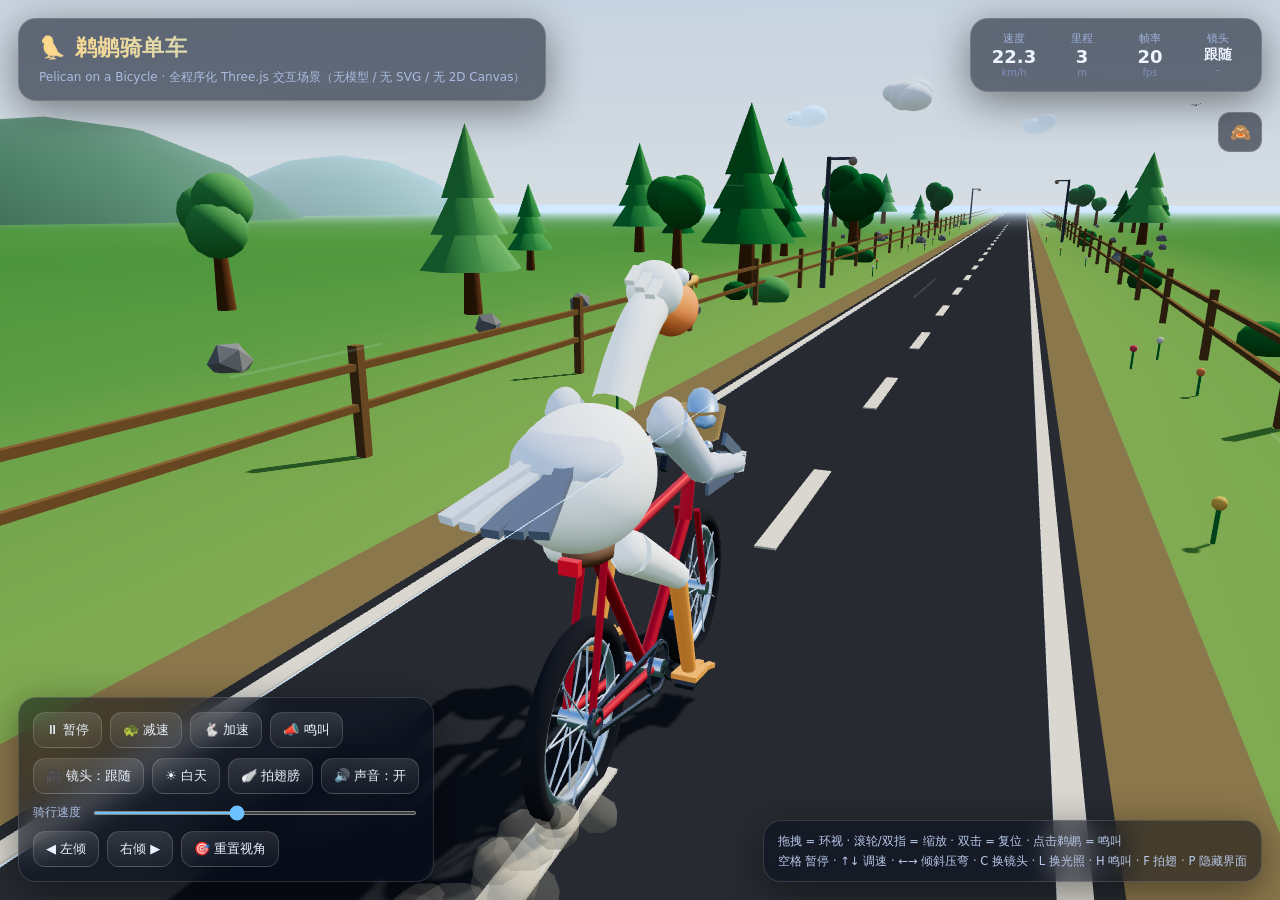
<file: demos/dsh-ptc-mimo26f.html>
<!DOCTYPE html>
<html lang="zh-CN">
<head>
<meta charset="UTF-8">
<meta name="viewport" content="width=device-width, initial-scale=1, maximum-scale=1, user-scalable=no">
<title>🦜 鹈鹕骑单车 · Pelican on a Bicycle (Three.js)</title>
<style>
  *{box-sizing:border-box}
  html,body{margin:0;height:100%;overflow:hidden;background:#0a1226;font-family:"Segoe UI",system-ui,"Microsoft YaHei",sans-serif}
  #stage{position:fixed;inset:0}
  #stage canvas{display:block;width:100%;height:100%;touch-action:none}

  .panel{position:fixed;z-index:10;color:#eef4ff;background:rgba(9,14,28,.55);
    backdrop-filter:blur(16px) saturate(1.3);-webkit-backdrop-filter:blur(16px) saturate(1.3);
    border:1px solid rgba(255,255,255,.14);border-radius:18px;
    box-shadow:0 10px 40px rgba(0,0,0,.45);transition:opacity .35s, transform .35s}

  #titleCard{top:18px;left:18px;padding:14px 20px}
  #titleCard h1{margin:0;font-size:22px;letter-spacing:.5px;
    background:linear-gradient(90deg,#ffd98a,#8ad4ff);-webkit-background-clip:text;background-clip:text;color:transparent}
  #titleCard p{margin:6px 0 0;font-size:12px;color:#a9bbe0}

  #stats{top:18px;right:18px;padding:12px 16px;display:flex;gap:14px}
  .stat{display:flex;flex-direction:column;align-items:center;min-width:54px}
  .stat span{font-size:11px;color:#9db1d8}
  .stat b{font-size:18px;font-weight:700;font-variant-numeric:tabular-nums}
  .stat i{font-style:normal;font-size:10px;color:#7d90b8;min-height:12px}

  #ctrl{left:18px;bottom:18px;padding:14px;display:flex;flex-direction:column;gap:10px;
    max-width:min(600px,calc(100vw - 36px))}
  .row{display:flex;gap:8px;flex-wrap:wrap;align-items:center}
  .btn{appearance:none;border:1px solid rgba(255,255,255,.16);
    background:linear-gradient(180deg,rgba(255,255,255,.12),rgba(255,255,255,.04));
    color:#eaf2ff;font-size:13px;padding:8px 12px;border-radius:12px;cursor:pointer;
    transition:.18s;user-select:none;font-family:inherit;white-space:nowrap;outline:none}
  .btn:hover{background:linear-gradient(180deg,rgba(140,200,255,.35),rgba(80,140,255,.15));transform:translateY(-1px)}
  .btn:active{transform:translateY(0) scale(.97)}
  .btn.on{border-color:rgba(127,208,255,.5);box-shadow:inset 0 0 0 1px rgba(127,208,255,.28),0 0 14px rgba(120,200,255,.22)}
  .slide{gap:10px;font-size:12px;color:#a9bbe0}
  .slide input[type=range]{flex:1;min-width:150px;accent-color:#6ec1ff;height:4px}

  #hints{right:18px;bottom:18px;padding:10px 14px;font-size:11.5px;color:#b9c8ea;
    max-width:44vw;line-height:1.75}
  #btnUI{position:fixed;z-index:12;right:18px;top:112px;width:44px;height:40px;
    border-radius:12px;border:1px solid rgba(255,255,255,.16);cursor:pointer;
    background:rgba(9,14,28,.55);backdrop-filter:blur(14px);color:#eaf2ff;font-size:17px;transition:.2s}
  #btnUI:hover{background:rgba(40,60,110,.7)}

  #toast{position:fixed;z-index:20;left:50%;top:74px;transform:translate(-50%,-8px);
    padding:9px 18px;border-radius:999px;font-size:14px;color:#fff;
    background:rgba(10,18,38,.72);border:1px solid rgba(255,255,255,.18);
    backdrop-filter:blur(12px);opacity:0;pointer-events:none;transition:.3s}
  #toast.show{opacity:1;transform:translate(-50%,0)}

  body.noUI .panel{opacity:0;pointer-events:none;transform:translateY(8px)}

  #loader{position:fixed;inset:0;z-index:50;display:flex;flex-direction:column;gap:18px;
    align-items:center;justify-content:center;background:radial-gradient(circle at 50% 40%,#16264a,#070c1a 70%);
    color:#cfe0ff;transition:opacity .6s}
  #loader.gone{opacity:0;pointer-events:none}
  .spin{width:48px;height:48px;border-radius:50%;border:4px solid rgba(255,255,255,.15);
    border-top-color:#6ec1ff;animation:spin .9s linear infinite}
  #loader p{margin:0;font-size:14px;letter-spacing:1px}
  @keyframes spin{to{transform:rotate(360deg)}}

  @media (max-width:760px){
    #titleCard h1{font-size:17px}
    #titleCard p{display:none}
    #hints{display:none}
    #stats{padding:8px 10px;gap:8px}
    .stat b{font-size:15px}
    .btn{font-size:12px;padding:7px 9px}
    #ctrl{left:10px;right:10px;bottom:10px;max-width:none}
  }
</style>
</head>
<body>
<div id="stage"></div>

<div class="panel" id="titleCard">
  <h1>🦜 鹈鹕骑单车</h1>
  <p>Pelican on a Bicycle · 全程序化 Three.js 交互场景（无模型 / 无 SVG / 无 2D Canvas）</p>
</div>

<div class="panel" id="stats">
  <div class="stat"><span>速度</span><b id="stSpeed">22.3</b><i>km/h</i></div>
  <div class="stat"><span>里程</span><b id="stDist">0</b><i>m</i></div>
  <div class="stat"><span>帧率</span><b id="stFps">60</b><i>fps</i></div>
  <div class="stat"><span>镜头</span><b id="stCam" style="font-size:14px">跟随</b><i id="stTri">–</i></div>
</div>

<div class="panel" id="ctrl">
  <div class="row">
    <button class="btn" id="btnPause">⏸ 暂停</button>
    <button class="btn" id="btnSlow">🐢 减速</button>
    <button class="btn" id="btnFast">🐇 加速</button>
    <button class="btn" id="btnHonk">📣 鸣叫</button>
  </div>
  <div class="row">
    <button class="btn" id="btnCam">🎥 镜头：跟随</button>
    <button class="btn" id="btnLight">☀️ 白天</button>
    <button class="btn" id="btnFlap">🪽 拍翅膀</button>
    <button class="btn" id="btnSound">🔊 声音：开</button>
  </div>
  <div class="row slide">
    <label for="rngSpeed">骑行速度</label>
    <input type="range" id="rngSpeed" min="0" max="14" step="0.1" value="6.2">
  </div>
  <div class="row">
    <button class="btn hold" id="btnLeanL">◀ 左倾</button>
    <button class="btn hold" id="btnLeanR">右倾 ▶</button>
    <button class="btn" id="btnReset">🎯 重置视角</button>
  </div>
</div>

<div class="panel" id="hints">
  拖拽 = 环视 · 滚轮/双指 = 缩放 · 双击 = 复位 · 点击鹈鹕 = 鸣叫<br>
  空格 暂停 · ↑↓ 调速 · ←→ 倾斜压弯 · C 换镜头 · L 换光照 · H 鸣叫 · F 拍翅 · P 隐藏界面
</div>

<button id="btnUI" title="隐藏/显示界面 (P)">🙈</button>
<div id="toast"></div>
<div id="diag"></div>
<style>
  #diag{position:fixed;left:50%;top:10px;transform:translateX(-50%);z-index:60;display:none;
    font:11px/1.6 Consolas,monospace;color:#9fe8c6;background:rgba(0,10,6,.78);
    padding:6px 12px;border-radius:8px;max-width:92vw;word-break:break-all;
    border:1px solid rgba(120,255,190,.25)}
</style>

<div id="loader"><div class="spin"></div><p>正在孵化 3D 场景…</p></div>

<script>
  window.__bootTimer = setTimeout(function(){
    if(!window.__sceneReady){
      var el = document.getElementById('loader');
      if(el) el.querySelector('p').textContent = '加载缓慢或失败：本页需要联网访问 cdn.jsdelivr.net 获取 Three.js';
    }
  }, 12000);
  window.__errCount = 0;
  window.__consoleErr = 0;
  (function(){
    var ce = console.error;
    console.error = function(){
      window.__consoleErr++;
      try{ ce.apply(console, arguments); }catch(_){}
    };
  })();
  window.addEventListener('error', function(e){
    window.__errCount++;
    if(window.__sceneReady) return;
    var el = document.getElementById('loader');
    if(el && e.message) el.querySelector('p').textContent = '加载出错：' + e.message;
  });
</script>

<script type="importmap">
{ "imports": { "three": "../vendor/three-0.160.0.module.js" } }
</script>

<script type="module">
import * as THREE from 'three';

/* ================= 工具 ================= */
const $ = (id) => document.getElementById(id);
const clamp = (v,a,b) => v<a?a:(v>b?b:v);
const lerp  = (a,b,t) => a+(b-a)*t;
const damp  = (a,b,l,dt) => lerp(a,b,1-Math.exp(-l*dt));
const V3 = (x,y,z) => new THREE.Vector3(x,y,z);
const YAX = V3(0,1,0);
const tmpD = V3();
function mulberry32(a){return function(){a|=0;a=a+0x6D2B79F5|0;let t=Math.imul(a^a>>>15,1|a);t=t+Math.imul(t^t>>>7,61|t)^t;return((t^t>>>14)>>>0)/4294967296;};}
const rnd = mulberry32(20260226);
const rr = (a,b) => a+(b-a)*rnd();

/* ================= 渲染基础 ================= */
let renderer;
try{ renderer = new THREE.WebGLRenderer({antialias:true, powerPreference:'high-performance'}); }
catch(e){ $('loader').querySelector('p').textContent = '无法创建 WebGL 上下文：'+e.message; throw e; }
renderer.setPixelRatio(Math.min(window.devicePixelRatio||1, 2));
renderer.setSize(window.innerWidth, window.innerHeight);
renderer.shadowMap.enabled = true;
renderer.shadowMap.type = THREE.PCFSoftShadowMap;
renderer.toneMapping = THREE.ACESFilmicToneMapping;
renderer.toneMappingExposure = 1.06;
renderer.outputColorSpace = THREE.SRGBColorSpace;
$('stage').appendChild(renderer.domElement);

const scene = new THREE.Scene();
scene.fog = new THREE.Fog(0xd2e9ff, 45, 175);
const camera = new THREE.PerspectiveCamera(52, window.innerWidth/window.innerHeight, 0.1, 900);
camera.position.set(-3.1, 2.1, 1.3);
const camLook = V3(-0.05, 1.15, 0);

/* ================= 天空 / 太阳 / 星星 ================= */
const skyUniforms = {
  topColor: {value:new THREE.Color(0x3d7fd4)},
  botColor: {value:new THREE.Color(0xd2e9ff)},
  exponent: {value:0.72}
};
const skyMat = new THREE.ShaderMaterial({
  uniforms: skyUniforms, side: THREE.BackSide, depthWrite:false,
  vertexShader: 'varying vec3 vP; void main(){ vP = (modelMatrix*vec4(position,1.0)).xyz; gl_Position = projectionMatrix*modelViewMatrix*vec4(position,1.0); }',
  fragmentShader:
    'uniform vec3 topColor; uniform vec3 botColor; uniform float exponent; varying vec3 vP;\n' +
    'void main(){ float h = normalize(vP).y; float m = pow(clamp(h,0.0,1.0), exponent);\n' +
    '  gl_FragColor = vec4(mix(botColor, topColor, m), 1.0);\n' +
    '  #include <tonemapping_fragment>\n' +
    '  #include <colorspace_fragment>\n' +
    '}'
});
const skyMesh = new THREE.Mesh(new THREE.SphereGeometry(380, 32, 18), skyMat);
skyMesh.renderOrder = -10;
scene.add(skyMesh);

const sunDisc = new THREE.Mesh(new THREE.SphereGeometry(6, 20, 16),
  new THREE.MeshBasicMaterial({color:0xfff6d0, fog:false, toneMapped:false}));
scene.add(sunDisc);
const sunGlow = new THREE.Mesh(new THREE.SphereGeometry(15, 20, 16),
  new THREE.MeshBasicMaterial({color:0xffe9a8, transparent:true, opacity:0.35,
    blending:THREE.AdditiveBlending, depthWrite:false, fog:false, toneMapped:false}));
scene.add(sunGlow);

const starCount = 170;
const starMat = new THREE.MeshBasicMaterial({color:0xffffff, transparent:true, opacity:0, fog:false, toneMapped:false});
const stars = new THREE.InstancedMesh(new THREE.SphereGeometry(0.55, 6, 5), starMat, starCount);
{
  const d = new THREE.Object3D();
  for(let i=0;i<starCount;i++){
    const th = rr(0, Math.PI*2), ph = rr(0.02, 1.25), R = 320;
    d.position.set(R*Math.sin(ph)*Math.cos(th), R*Math.cos(ph)+20, R*Math.sin(ph)*Math.sin(th));
    d.scale.setScalar(rr(0.5,1.8));
    d.updateMatrix(); stars.setMatrixAt(i, d.matrix);
  }
  stars.instanceMatrix.needsUpdate = true;
}
scene.add(stars);

/* ================= 灯光 ================= */
const hemi = new THREE.HemisphereLight(0xbfd9ff, 0x54703f, 0.7); scene.add(hemi);
const amb  = new THREE.AmbientLight(0xffffff, 0.28); scene.add(amb);
const sun  = new THREE.DirectionalLight(0xfff3d8, 2.6);
sun.castShadow = true;
sun.shadow.mapSize.set(2048, 2048);
sun.shadow.camera.left=-7; sun.shadow.camera.right=7;
sun.shadow.camera.top=7; sun.shadow.camera.bottom=-7;
sun.shadow.camera.near=1; sun.shadow.camera.far=48;
sun.shadow.camera.updateProjectionMatrix();
sun.shadow.bias = -0.0004; sun.shadow.normalBias = 0.02;
sun.target.position.set(0,1,0);
scene.add(sun, sun.target);

/* ================= 环境反射（程序化 PMREM） ================= */
const pmrem = new THREE.PMREMGenerator(renderer);
let envRT = null, envDirty = true;
function buildEnv(){
  const s = new THREE.Scene();
  const m = new THREE.ShaderMaterial({
    side: THREE.BackSide,
    uniforms:{ c1:{value:palCur.top.clone()}, c2:{value:palCur.bot.clone()} },
    vertexShader:'varying float h; void main(){ h = normalize(position).y; gl_Position = projectionMatrix*modelViewMatrix*vec4(position,1.0); }',
    fragmentShader:'uniform vec3 c1; uniform vec3 c2; varying float h; void main(){ gl_FragColor = vec4(mix(c2,c1,clamp(h,0.0,1.0)),1.0); }'
  });
  const dome = new THREE.Mesh(new THREE.SphereGeometry(50, 24, 16), m); s.add(dome);
  const sm = new THREE.Mesh(new THREE.SphereGeometry(5, 12, 10),
    new THREE.MeshBasicMaterial({color: palCur.sunC.clone()}));
  sm.position.copy(palCur.sunDir).normalize().multiplyScalar(35); s.add(sm);
  const gnd = new THREE.Mesh(new THREE.CircleGeometry(55, 24),
    new THREE.MeshBasicMaterial({color:0x27402a, side:THREE.DoubleSide}));
  gnd.rotation.x = -Math.PI/2; gnd.position.y = -7; s.add(gnd);
  if(envRT) envRT.dispose();
  envRT = pmrem.fromScene(s, 0.03);
  scene.environment = envRT.texture;
  dome.geometry.dispose(); m.dispose(); sm.geometry.dispose(); sm.material.dispose();
  gnd.geometry.dispose(); gnd.material.dispose();
}

/* ================= 光照模式（白天/黄昏/夜晚） ================= */
const PALETTES = [
  {name:'☀️ 白天', top:0x3d7fd4, bot:0xd2e9ff, fog:0xd2e9ff, sunDir:[9,12,7],   sunI:2.6,  sunC:0xfff3d8, hemiI:0.7,  ambI:0.28, stars:0,   lamp:0, discC:0xfff6d0, discS:1.0},
  {name:'🌇 黄昏', top:0x2b3f74, bot:0xff9d5c, fog:0xf5a878, sunDir:[-13,3.2,8],sunI:1.9,  sunC:0xff9a52, hemiI:0.42, ambI:0.22, stars:0.3, lamp:1, discC:0xffca7a, discS:1.25},
  {name:'🌙 夜晚', top:0x040a1e, bot:0x1a3363, fog:0x132846, sunDir:[7,10,-6],  sunI:0.55, sunC:0xa8c0ff, hemiI:0.2,  ambI:0.14, stars:1,   lamp:1, discC:0xdfe9ff, discS:0.6}
];
function palObj(p){
  return {top:new THREE.Color(p.top), bot:new THREE.Color(p.bot), fog:new THREE.Color(p.fog),
    sunDir:new THREE.Vector3().fromArray(p.sunDir), sunI:p.sunI, sunC:new THREE.Color(p.sunC),
    hemiI:p.hemiI, ambI:p.ambI, stars:p.stars, lamp:p.lamp,
    discC:new THREE.Color(p.discC), discS:p.discS};
}
function palSnap(p){
  return {top:p.top.clone(), bot:p.bot.clone(), fog:p.fog.clone(), sunDir:p.sunDir.clone(),
    sunI:p.sunI, sunC:p.sunC.clone(), hemiI:p.hemiI, ambI:p.ambI, stars:p.stars, lamp:p.lamp,
    discC:p.discC.clone(), discS:p.discS};
}
function palMix(o,a,b,k){
  o.top.lerpColors(a.top,b.top,k); o.bot.lerpColors(a.bot,b.bot,k); o.fog.lerpColors(a.fog,b.fog,k);
  o.sunDir.lerpVectors(a.sunDir,b.sunDir,k); o.sunI=lerp(a.sunI,b.sunI,k);
  o.sunC.lerpColors(a.sunC,b.sunC,k); o.hemiI=lerp(a.hemiI,b.hemiI,k); o.ambI=lerp(a.ambI,b.ambI,k);
  o.stars=lerp(a.stars,b.stars,k); o.lamp=lerp(a.lamp,b.lamp,k);
  o.discC.lerpColors(a.discC,b.discC,k); o.discS=lerp(a.discS,b.discS,k);
}
let lightIdx = 0;
let palCur = palObj(PALETTES[0]), palFrom = palSnap(palCur), palTo = palSnap(palCur), palT = 1;
function setLight(i){
  lightIdx = (i+PALETTES.length)%PALETTES.length;
  palFrom = palSnap(palCur); palTo = palSnap(palObj(PALETTES[lightIdx])); palT = 0;
  envDirty = true;
  $('btnLight').textContent = PALETTES[lightIdx].name;
  toast(PALETTES[lightIdx].name);
}
function applyPalette(dt){
  if(palT < 1){ palT = Math.min(1, palT + dt/1.4); const k = palT*palT*(3-2*palT); palMix(palCur, palFrom, palTo, k); }
  skyUniforms.topColor.value.copy(palCur.top);
  skyUniforms.botColor.value.copy(palCur.bot);
  scene.fog.color.copy(palCur.fog);
  sun.color.copy(palCur.sunC); sun.intensity = palCur.sunI;
  sun.position.copy(palCur.sunDir).normalize().multiplyScalar(17).add(sun.target.position);
  hemi.intensity = palCur.hemiI; amb.intensity = palCur.ambI;
  starMat.opacity = palCur.stars; stars.visible = palCur.stars > 0.01;
  sunDisc.material.color.copy(palCur.discC);
  sunDisc.position.copy(palCur.sunDir).normalize().multiplyScalar(275);
  sunDisc.scale.setScalar(palCur.discS);
  sunGlow.position.copy(sunDisc.position);
  sunGlow.scale.setScalar(palCur.discS);
  sunGlow.material.color.copy(palCur.discC);
  if(envDirty && palT >= 1){ buildEnv(); envDirty = false; }
}
buildEnv();

/* ================= 通用网格工具 ================= */
function mkMesh(geo, mat, cast=true, receive=false){
  const m = new THREE.Mesh(geo, mat);
  m.castShadow = cast; m.receiveShadow = receive;
  return m;
}
function segUnit(r0, r1, mat, radial=10){
  const g = new THREE.CylinderGeometry(r1, r0, 1, radial);
  g.translate(0, 0.5, 0);
  return mkMesh(g, mat);
}
const aimQ = new THREE.Quaternion();
function aim(o, a, b){
  o.position.copy(a);
  tmpD.subVectors(b, a);
  const L = tmpD.length() || 1e-5;
  tmpD.divideScalar(L);
  aimQ.setFromUnitVectors(YAX, tmpD);
  o.quaternion.copy(aimQ);
  o.scale.y = L;
  return o;
}

/* ================= 滚动系统（世界向后移动，车固定在原点） ================= */
let dist = 0;
const scrollables = [];
function addScroll(obj, base, range, factor){
  obj.userData.sBase = base; obj.userData.sRange = range; obj.userData.sFactor = factor;
  scrollables.push(obj);
}
function updateScroll(){
  for(let i=0;i<scrollables.length;i++){
    const o = scrollables[i], u = o.userData, R = u.sRange;
    let x = u.sBase - dist*u.sFactor;
    x = ((x % R) + R) % R - R/2;
    o.position.x = x;
  }
}

/* ================= 地面 / 道路 ================= */
{
  const gGeo = new THREE.PlaneGeometry(760, 760, 90, 90);
  gGeo.rotateX(-Math.PI/2);
  const pos = gGeo.attributes.position;
  const cols = new Float32Array(pos.count*3);
  const cNear = new THREE.Color(0x9cbf63), cFar = new THREE.Color(0x5da04f), cDark = new THREE.Color(0x47884277 & 0xffffff);
  const cB = new THREE.Color(0x4e8f45), tmpC = new THREE.Color();
  for(let i=0;i<pos.count;i++){
    const x = pos.getX(i), z = pos.getZ(i);
    const n = 0.5 + 0.32*Math.sin(x*0.11)*Math.cos(z*0.09) + 0.18*Math.sin((x+z)*0.045+1.7);
    const near = clamp(1-(Math.abs(z)-2.4)/7, 0, 1);
    tmpC.copy(cB).lerp(cFar, clamp(n,0,1)*0.7).lerp(cNear, near*0.55);
    cols[i*3]=tmpC.r; cols[i*3+1]=tmpC.g; cols[i*3+2]=tmpC.b;
  }
  gGeo.setAttribute('color', new THREE.BufferAttribute(cols, 3));
  const gnd = new THREE.Mesh(gGeo, new THREE.MeshLambertMaterial({vertexColors:true}));
  gnd.receiveShadow = true;
  scene.add(gnd);
}
const roadMat  = new THREE.MeshLambertMaterial({color:0x3b4048});
const whiteMat = new THREE.MeshLambertMaterial({color:0xf4f2e6});
const dirtMat  = new THREE.MeshLambertMaterial({color:0x8a7a58});
{
  const road = mkMesh(new THREE.BoxGeometry(760, 0.05, 3.4), roadMat, false, true);
  road.position.y = 0.02; scene.add(road);
  for(const s of [-1,1]){
    const sh = mkMesh(new THREE.BoxGeometry(760, 0.03, 0.5), dirtMat, false, true);
    sh.position.set(0, 0.012, s*1.95); scene.add(sh);
    const line = mkMesh(new THREE.BoxGeometry(760, 0.016, 0.1), whiteMat, false, true);
    line.position.set(0, 0.05, s*1.56); scene.add(line);
  }
  for(let i=0;i<42;i++){
    const d = mkMesh(new THREE.BoxGeometry(1.7, 0.016, 0.13), whiteMat, false, true);
    d.position.y = 0.052;
    scene.add(d); addScroll(d, i*4-84, 168, 1);
  }
}

/* ================= 场景道具 ================= */
const matBark  = new THREE.MeshLambertMaterial({color:0x7a5230});
const leafMats = [0x3f8f4a,0x4fa35b,0x2f7a42,0x63b067].map(c=>new THREE.MeshLambertMaterial({color:c}));
const matWood  = new THREE.MeshLambertMaterial({color:0x8a6a45});
const matPole  = new THREE.MeshStandardMaterial({color:0x3c4249, metalness:0.5, roughness:0.5});
const matRock  = new THREE.MeshLambertMaterial({color:0x8d9299});
const flowerCols = [0xff6b81,0xffd166,0xf7f7f7,0xc77dff,0xff9f68];

function makeTree(){
  const g = new THREE.Group();
  const trunk = mkMesh(new THREE.CylinderGeometry(0.09, 0.15, 1.2, 7), matBark);
  trunk.position.y = 0.6; g.add(trunk);
  const m = leafMats[Math.floor(rnd()*leafMats.length)];
  if(rnd() < 0.5){
    for(let i=0;i<3;i++){
      const c = mkMesh(new THREE.ConeGeometry(0.78-i*0.19, 1.05, 8), m);
      c.position.y = 1.2 + i*0.52; g.add(c);
    }
  } else {
    const n = 3 + Math.floor(rnd()*3);
    for(let i=0;i<n;i++){
      const s = mkMesh(new THREE.SphereGeometry(rr(0.4,0.62), 10, 8), m);
      s.position.set(rr(-0.35,0.35), 1.25+rr(0,0.75), rr(-0.3,0.3));
      g.add(s);
    }
  }
  return g;
}
for(const side of [-1,1]){
  for(let i=0;i<22;i++){
    const t = makeTree();
    t.position.set(0, 0, side*(4.6 + rr(0, 9.5)));
    t.scale.setScalar(rr(0.8, 1.8));
    scene.add(t); addScroll(t, rr(-84, 84), 168, 1);
  }
  for(let i=0;i<14;i++){
    const b = mkMesh(new THREE.SphereGeometry(rr(0.25,0.5), 9, 7), leafMats[Math.floor(rnd()*4)]);
    b.position.set(0, 0.18, side*(3.4 + rr(0,1.2)));
    b.scale.y = 0.75; scene.add(b); addScroll(b, rr(-84,84), 168, 1);
  }
  for(let i=0;i<20;i++){
    const r = mkMesh(new THREE.IcosahedronGeometry(rr(0.12,0.3), 0), matRock);
    r.position.set(0, 0.1, side*(2.6 + rr(0,6)));
    r.rotation.set(rr(0,3), rr(0,3), rr(0,3));
    scene.add(r); addScroll(r, rr(-84,84), 168, 1);
  }
  for(let i=0;i<26;i++){
    const f = new THREE.Group();
    const stem = mkMesh(new THREE.CylinderGeometry(0.015,0.015,0.24,5), leafMats[1]);
    stem.position.y = 0.12; f.add(stem);
    const head = mkMesh(new THREE.SphereGeometry(0.045, 7, 6),
      new THREE.MeshLambertMaterial({color: flowerCols[Math.floor(rnd()*flowerCols.length)]}));
    head.position.y = 0.26; f.add(head);
    f.position.set(0, 0, side*(2.35 + rr(0,0.85)));
    scene.add(f); addScroll(f, rr(-84,84), 168, 1);
  }
  // 连续护栏（静止横杆 + 滚动立柱）
  for(const y of [0.42, 0.75]){
    const rail = mkMesh(new THREE.BoxGeometry(760, 0.06, 0.05), matWood, false, false);
    rail.position.set(0, y, side*3.6); scene.add(rail);
  }
  for(let i=0;i<42;i++){
    const post = mkMesh(new THREE.BoxGeometry(0.09, 0.92, 0.09), matWood);
    post.position.set(0, 0.46, side*3.6);
    scene.add(post); addScroll(post, i*4-84, 168, 1);
  }
}

/* 路灯 */
const lamps = [];
const lampBulbMat = new THREE.MeshStandardMaterial({color:0x3a3f45, emissive:0xffd9a0, emissiveIntensity:0});
for(let i=0;i<6;i++){
  const side = (i%2===0) ? 1 : -1;
  const g = new THREE.Group();
  const pole = mkMesh(new THREE.CylinderGeometry(0.05,0.07,3.0,8), matPole);
  pole.position.y = 1.5; g.add(pole);
  const arm = mkMesh(new THREE.BoxGeometry(0.06,0.06,0.56), matPole);
  arm.position.set(0, 2.96, -side*0.28); g.add(arm);
  const head = mkMesh(new THREE.SphereGeometry(0.1, 10, 8), lampBulbMat);
  head.position.set(0, 2.9, -side*0.55); g.add(head);
  const glow = new THREE.Mesh(new THREE.SphereGeometry(0.3, 10, 8),
    new THREE.MeshBasicMaterial({color:0xffd9a0, transparent:true, opacity:0,
      blending:THREE.AdditiveBlending, depthWrite:false, fog:false, toneMapped:false}));
  glow.position.copy(head.position); g.add(glow);
  const pl = new THREE.PointLight(0xffd6a0, 0, 10, 2);
  pl.position.copy(head.position); g.add(pl);
  g.position.set(0, 0, side*3.1);
  scene.add(g); addScroll(g, -84 + i*28 + rr(-5,5), 168, 1);
  lamps.push({light:pl, glow:glow.material, bulb:lampBulbMat});
}

/* 云 */
const cloudMat = new THREE.MeshLambertMaterial({color:0xffffff});
for(let i=0;i<11;i++){
  const g = new THREE.Group();
  const n = 4 + Math.floor(rnd()*3);
  for(let j=0;j<n;j++){
    const s = mkMesh(new THREE.SphereGeometry(rr(1.1,2.3), 10, 8), cloudMat, false, false);
    s.position.set(rr(-3,3), rr(-0.5,0.7), rr(-1.4,1.4));
    s.scale.y = rr(0.5,0.75);
    g.add(s);
  }
  g.position.set(0, rr(10,18), rr(-45,45));
  scene.add(g); addScroll(g, rr(-200,200), 400, 0.3);
}

/* 远山 */
for(let i=0;i<15;i++){
  const r = rr(15, 36);
  const h = mkMesh(new THREE.SphereGeometry(r, 16, 12),
    new THREE.MeshLambertMaterial({color: i%2 ? 0x4a7a5e : 0x3f6b53}), false, false);
  const sgn = (i%2===0) ? 1 : -1;
  h.position.set(rr(-170,170), -r*0.7, sgn*rr(58,125));
  scene.add(h);
}

/* 飞鸟 */
const birds = [];
for(let i=0;i<3;i++){
  const g = new THREE.Group();
  const body = mkMesh(new THREE.SphereGeometry(0.16, 8, 6), new THREE.MeshLambertMaterial({color:0x5a636e}), false, false);
  body.scale.set(1, 0.42, 0.36); g.add(body);
  const wings = [];
  for(const s of [-1,1]){
    const w = mkMesh(new THREE.BoxGeometry(0.13, 0.014, 0.42), new THREE.MeshLambertMaterial({color:0x6d7683}), false, false);
    w.position.z = s*0.24; g.add(w); wings.push({m:w, s});
  }
  g.position.set(0, rr(8,13), rr(-30,30));
  g.scale.setScalar(rr(0.7,1.2));
  scene.add(g); addScroll(g, rr(-200,200), 400, 0.55);
  birds.push({g, wings, ph:rr(0,6)});
}

/* 速度线 */
const streaks = [];
{
  const sMat = () => new THREE.MeshBasicMaterial({color:0xdff4ff, transparent:true, opacity:0, fog:true, toneMapped:false});
  for(let i=0;i<14;i++){
    const s = new THREE.Mesh(new THREE.BoxGeometry(rr(1.0,2.2), 0.012, 0.012), sMat());
    s.position.set(0, rr(0.3,2.7), rr(-3.2,3.2));
    scene.add(s); addScroll(s, rr(-30,30), 60, 2.3);
    streaks.push(s);
  }
}

/* 尘土粒子 */
const dust = [];
{
  for(let i=0;i<16;i++){
    const m = new THREE.Mesh(new THREE.SphereGeometry(1, 8, 6),
      new THREE.MeshLambertMaterial({color:0xd8ccb4, transparent:true, opacity:0}));
    m.visible = false; scene.add(m);
    dust.push({m, life:0, max:1, vx:0, vy:0, s0:0.05, s1:0.2});
  }
}
let dustTimer = 0;
function spawnDust(){
  let p = null;
  for(const d of dust){ if(d.life<=0){ p=d; break; } }
  if(!p) return;
  p.life = p.max = rr(0.6, 1.0);
  p.m.position.set(-0.62+rr(-0.06,0.06), 0.05, rr(-0.13,0.13));
  p.vx = -(0.7 + speed*0.16); p.vy = rr(0.12, 0.42);
  p.s0 = rr(0.04,0.07); p.s1 = rr(0.15,0.26);
  p.m.visible = true;
}
function updateDust(dt){
  dustTimer -= dt;
  if(speed > 1 && dustTimer <= 0){ dustTimer = 0.05; spawnDust(); }
  for(const p of dust){
    if(p.life > 0){
      p.life -= dt;
      p.m.position.x += p.vx*dt;
      p.m.position.y += p.vy*dt;
      p.vy = Math.max(0.02, p.vy - dt*0.25);
      const k = clamp(p.life/p.max, 0, 1);
      p.m.scale.setScalar(lerp(p.s1, p.s0, k));
      p.m.material.opacity = 0.42*k;
      if(p.life <= 0){ p.m.visible = false; p.m.material.opacity = 0; }
    }
  }
}

/* ================= 材质 ================= */
const M = {
  frame: new THREE.MeshStandardMaterial({color:0xd8232a, metalness:0.55, roughness:0.28}),
  chrome: new THREE.MeshStandardMaterial({color:0xdfe6ee, metalness:1.0, roughness:0.16}),
  dark: new THREE.MeshStandardMaterial({color:0x23272e, metalness:0.4, roughness:0.5}),
  tire: new THREE.MeshStandardMaterial({color:0x17181c, roughness:0.95}),
  grip: new THREE.MeshStandardMaterial({color:0x2a2d33, roughness:0.85}),
  seat: new THREE.MeshStandardMaterial({color:0x6b4526, roughness:0.6}),
  chain: new THREE.MeshStandardMaterial({color:0x596069, metalness:0.9, roughness:0.35}),
  bottle: new THREE.MeshStandardMaterial({color:0x2f80ed, roughness:0.4}),
  reflect: new THREE.MeshStandardMaterial({color:0xc22222, emissive:0x7a0d0d, emissiveIntensity:0.7, roughness:0.4}),
  lens: new THREE.MeshStandardMaterial({color:0xfff3cf, emissive:0xffe9b0, emissiveIntensity:0.25, roughness:0.2}),
  basket: new THREE.MeshStandardMaterial({color:0xb98d55, roughness:0.8, side:THREE.DoubleSide}),
  fish: new THREE.MeshStandardMaterial({color:0x86a9cf, metalness:0.3, roughness:0.35}),
  body: new THREE.MeshStandardMaterial({color:0xf5f2e6, roughness:0.82}),
  wingC: new THREE.MeshStandardMaterial({color:0xc9ced6, roughness:0.85}),
  prim: new THREE.MeshStandardMaterial({color:0x5e6773, roughness:0.85}),
  beak: new THREE.MeshStandardMaterial({color:0xf2a83b, roughness:0.45}),
  beakDark: new THREE.MeshStandardMaterial({color:0xd8862a, roughness:0.5}),
  pouch: new THREE.MeshStandardMaterial({color:0xef7f37, roughness:0.55}),
  leg: new THREE.MeshStandardMaterial({color:0xf08a2e, roughness:0.6}),
  eyeW: new THREE.MeshStandardMaterial({color:0xffffff, roughness:0.3}),
  eyeB: new THREE.MeshStandardMaterial({color:0x14161a, roughness:0.25}),
  eyeS: new THREE.MeshBasicMaterial({color:0xffffff, toneMapped:false})
};

/* ================= 自行车 ================= */
const R_WHEEL = 0.35, GEAR = 2.7;
const BB = {x:-0.02, y:0.26}, CR = 0.135;

const rig = new THREE.Group(); scene.add(rig);
const leanG = new THREE.Group(); rig.add(leanG);
const bike = new THREE.Group(); leanG.add(bike);
const rider = new THREE.Group(); leanG.add(rider);

function tube(ax,ay,bx,by,r,mat,radial=10){
  const m = segUnit(r, r, mat, radial);
  aim(m, V3(ax,ay,0), V3(bx,by,0));
  bike.add(m); return m;
}
function tubeZ(ax,ay,az,bx,by,bz,r,mat,radial=8){
  const m = segUnit(r, r, mat, radial);
  aim(m, V3(ax,ay,az), V3(bx,by,bz));
  bike.add(m); return m;
}

function buildWheel(){
  const g = new THREE.Group();
  g.add(mkMesh(new THREE.TorusGeometry(0.315, 0.036, 12, 44), M.tire));
  g.add(mkMesh(new THREE.TorusGeometry(0.266, 0.017, 10, 40), M.chrome));
  const hub = mkMesh(new THREE.CylinderGeometry(0.032,0.032,0.13,12), M.chrome);
  hub.rotation.x = Math.PI/2; g.add(hub);
  const spokeGeo = new THREE.CylinderGeometry(0.004,0.004,0.25,5);
  spokeGeo.translate(0,0.147,0);
  for(let i=0;i<18;i++){
    const sg = new THREE.Group();
    sg.rotation.z = i*Math.PI/9;
    const sp = mkMesh(spokeGeo, M.chrome);
    sp.position.z = (i%2 ? 0.03 : -0.03);
    sg.add(sp); g.add(sg);
  }
  return g;
}

const wheelR = buildWheel(); wheelR.position.set(-0.60, 0.35, 0); bike.add(wheelR);
/* 后飞轮 */
const cog = mkMesh(new THREE.TorusGeometry(0.045, 0.011, 8, 22), M.chain);
cog.position.z = 0.062; wheelR.add(cog);
for(let i=0;i<12;i++){
  const t = mkMesh(new THREE.BoxGeometry(0.014,0.014,0.01), M.chain);
  const a = i*Math.PI/6;
  t.position.set(Math.cos(a)*0.05, Math.sin(a)*0.05, 0.062);
  t.rotation.z = a; wheelR.add(t);
}

/* 车架 */
tube(BB.x,BB.y, -0.47,0.91, 0.024, M.frame);            // 座管
tube(BB.x,BB.y,  0.46,0.74, 0.026, M.frame);            // 下管
tube(-0.44,0.86, 0.45,0.90, 0.022, M.frame);            // 上管
tube(0.44,0.72,  0.49,0.95, 0.03,  M.frame);            // 头管
for(const s of [-1,1]){                                   // 后下叉 / 后上叉
  tubeZ(BB.x,BB.y,s*0.045, -0.60,0.35,s*0.055, 0.016, M.frame);
  tubeZ(-0.60,0.35,s*0.05, -0.47,0.90,s*0.04, 0.014, M.frame);
}
/* 中轴壳 */
const bbShell = mkMesh(new THREE.CylinderGeometry(0.036,0.036,0.17,12), M.chrome);
bbShell.rotation.x = Math.PI/2; bbShell.position.set(BB.x,BB.y,0); bike.add(bbShell);
/* 车座 */
const saddle = mkMesh(new THREE.SphereGeometry(1,16,12), M.seat);
saddle.scale.set(0.155,0.05,0.09); saddle.position.set(-0.47,0.93,0); bike.add(saddle);
const sTail = mkMesh(new THREE.BoxGeometry(0.03,0.05,0.07), M.reflect);
sTail.position.set(-0.645,0.92,0); bike.add(sTail);
/* 水壶 */
{
  const b = mkMesh(new THREE.CylinderGeometry(0.035,0.035,0.16,10), M.bottle);
  const dirx = 0.48, diry = 0.48; const L = Math.hypot(dirx,diry);
  aim(b, V3(0.114,0.428,0.09), V3(0.114+dirx/L*0.16, 0.428+diry/L*0.16, 0.09));
  bike.add(b);
}

/* 前部总成（转向） */
const steer = new THREE.Group(); steer.position.set(0.46,0.80,0); bike.add(steer);
function stube(ax,ay,az,bx,by,bz,r,mat,radial=8){
  const m = segUnit(r,r,mat,radial);
  aim(m, V3(ax,ay,az), V3(bx,by,bz));
  steer.add(m); return m;
}
stube(-0.02,-0.08,0, 0.03,0.15,0, 0.03, M.frame);                 // 头管
for(const s of [-1,1]) stube(0,-0.04,s*0.045, 0.12,-0.45,s*0.05, 0.015, M.frame); // 前叉
stube(0.03,0.15,0, 0.0,0.20,0, 0.02, M.chrome);                   // 立管
{
  const bar = mkMesh(new THREE.CylinderGeometry(0.016,0.016,0.46,10), M.chrome);
  bar.rotation.x = Math.PI/2; bar.position.set(0,0.20,0); steer.add(bar);
  for(const s of [-1,1]){
    const gr = mkMesh(new THREE.CylinderGeometry(0.025,0.025,0.09,10), M.grip);
    gr.rotation.x = Math.PI/2; gr.position.set(0,0.20,s*0.195); steer.add(gr);
    const br = mkMesh(new THREE.BoxGeometry(0.05,0.1,0.03), M.dark);
    br.position.set(0.055,0.15,s*0.12); br.rotation.z = -0.5; steer.add(br);
  }
  const bell = mkMesh(new THREE.SphereGeometry(0.026,10,8), M.chrome);
  bell.position.set(0.04,0.233,0.07); steer.add(bell);
  /* 前灯 */
  const lampBody = mkMesh(new THREE.CylinderGeometry(0.037,0.037,0.075,12), M.dark);
  lampBody.rotation.z = -Math.PI/2; lampBody.position.set(0.07,0.155,0); steer.add(lampBody);
  const lens = mkMesh(new THREE.SphereGeometry(0.034,10,8), M.lens);
  lens.scale.x = 0.5; lens.position.set(0.107,0.155,0); steer.add(lens);
  const headLight = new THREE.PointLight(0xfff2cc, 0, 7, 2);
  headLight.position.set(0.13,0.15,0); steer.add(headLight);
  window.__headLight = headLight;
  /* 前车筐 + 小鱼 */
  const brk = segUnit(0.014,0.014,M.chrome);
  aim(brk, V3(0,0.20,0), V3(0.13,0.27,0)); steer.add(brk);
  const basket = mkMesh(new THREE.CylinderGeometry(0.115,0.09,0.13,12,1,true), M.basket);
  basket.position.set(0.15,0.31,0); steer.add(basket);
  const base = mkMesh(new THREE.CylinderGeometry(0.09,0.09,0.02,12), M.basket);
  base.position.set(0.15,0.25,0); steer.add(base);
  const fish = mkMesh(new THREE.SphereGeometry(1,12,10), M.fish);
  fish.scale.set(0.15,0.05,0.07); fish.position.set(0.16,0.37,0.01);
  fish.rotation.set(0,0.4,0.35); steer.add(fish);
  const tail = mkMesh(new THREE.ConeGeometry(0.05,0.09,6), M.fish);
  tail.position.set(0.06,0.31,-0.06); tail.rotation.set(0.4,0.4,2.2); steer.add(tail);
}
const wheelF = buildWheel(); wheelF.position.set(0.12,-0.45,0); steer.add(wheelF);

/* 传动：曲柄 / 牙盘 / 踏板 / 链条 */
const crankG = new THREE.Group(); crankG.position.set(BB.x,BB.y,0); bike.add(crankG);
const chainring = new THREE.Group(); crankG.add(chainring);
{
  const t = mkMesh(new THREE.TorusGeometry(0.10,0.008,8,28), M.chain);
  t.position.z = 0.062; chainring.add(t);
  for(let i=0;i<22;i++){
    const th = i*Math.PI/11;
    const tooth = mkMesh(new THREE.BoxGeometry(0.015,0.02,0.012), M.chain);
    tooth.position.set(Math.cos(th)*0.104, Math.sin(th)*0.104, 0.062);
    tooth.rotation.z = th; chainring.add(tooth);
  }
}
const armR = new THREE.Group(); armR.position.z = 0.075; crankG.add(armR);
const armL = new THREE.Group(); armL.position.z = -0.075; armL.rotation.z = Math.PI; crankG.add(armL);
for(const arm of [armR, armL]){
  const a = mkMesh(new THREE.BoxGeometry(0.15,0.032,0.02), M.dark);
  a.position.x = 0.072; arm.add(a);
}
function makePedal(){
  const g = new THREE.Group();
  const plat = mkMesh(new THREE.BoxGeometry(0.115,0.016,0.078), M.dark);
  g.add(plat);
  const sp = mkMesh(new THREE.CylinderGeometry(0.012,0.012,0.06,8), M.chrome);
  sp.rotation.x = Math.PI/2; g.add(sp);
  return g;
}
const pedalR = makePedal(); pedalR.position.set(0.14,0,0.08); armR.add(pedalR);
const pedalL = makePedal(); pedalL.position.set(0.14,0,-0.08); armL.add(pedalL);
/* 链条上下段 */
{
  const chainGeoA = new THREE.BoxGeometry(0.016,1,0.014); chainGeoA.translate(0,0.5,0);
  const top = mkMesh(chainGeoA, M.chain);
  aim(top, V3(-0.02,0.362,0.062), V3(-0.60,0.395,0.062)); bike.add(top);
  const bot = mkMesh(chainGeoA, M.chain);
  aim(bot, V3(-0.02,0.158,0.062), V3(-0.60,0.307,0.062)); bike.add(bot);
}

/* ================= 鹈鹕 ================= */
const bodyG = new THREE.Group(); rider.add(bodyG);
{
  const body = mkMesh(new THREE.SphereGeometry(1,26,20), M.body);
  body.scale.set(0.30,0.235,0.225); body.position.set(-0.50,1.20,0); bodyG.add(body);
  const chest = mkMesh(new THREE.SphereGeometry(1,18,14), M.body);
  chest.scale.set(0.16,0.15,0.16); chest.position.set(-0.335,1.13,0); bodyG.add(chest);
  const back = mkMesh(new THREE.SphereGeometry(1,18,14), M.wingC);
  back.scale.set(0.21,0.12,0.19); back.position.set(-0.575,1.285,0); bodyG.add(back);
  /* 尾羽 */
  for(let i=0;i<5;i++){
    const f = mkMesh(new THREE.BoxGeometry(0.34,0.026,0.055), i<2?M.wingC:M.prim);
    f.position.set(-0.90, 1.245 + Math.abs(i-2)*0.012, (i-2)*0.05);
    f.rotation.set(0, (i-2)*0.13, 0.17 + Math.abs(i-2)*0.03);
    bodyG.add(f);
  }
  /* 颈 */
  const curve = new THREE.CatmullRomCurve3([
    V3(-0.27,1.39,0), V3(-0.165,1.515,0), V3(-0.04,1.625,0), V3(0.05,1.675,0)
  ]);
  const neck = mkMesh(new THREE.TubeGeometry(curve, 26, 0.075, 12, false), M.body);
  bodyG.add(neck);
}

/* 头部组 */
const headG = new THREE.Group(); headG.position.set(0.05,1.675,0); bodyG.add(headG);
const beakUpper = new THREE.Group();   // 上喙（张嘴枢轴）
const beakLower = new THREE.Group();   // 下喙 + 喉囊
{
  const skull = mkMesh(new THREE.SphereGeometry(0.105,18,14), M.body);
  skull.position.set(0.055,0.06,0); headG.add(skull);
  /* 后脑羽冠 */
  for(let i=0;i<3;i++){
    const f = mkMesh(new THREE.BoxGeometry(0.1,0.018,0.035), M.body);
    f.position.set(-0.045 - i*0.018, 0.115 - i*0.02, (i-1)*0.045);
    f.rotation.z = 0.5; headG.add(f);
  }
  /* 眼睛 */
  for(const s of [-1,1]){
    const e = mkMesh(new THREE.SphereGeometry(0.033,12,10), M.eyeW);
    e.position.set(0.10,0.105,s*0.083); headG.add(e);
    const p = mkMesh(new THREE.SphereGeometry(0.018,10,8), M.eyeB);
    p.position.set(0.126,0.107,s*0.098); headG.add(p);
    const h = mkMesh(new THREE.SphereGeometry(0.007,6,5), M.eyeS, false, false);
    h.position.set(0.137,0.118,s*0.101); headG.add(h);
  }
  /* 喙枢轴 */
  beakUpper.position.set(0.125,0.05,0); headG.add(beakUpper);
  beakLower.position.set(0.125,0.05,0); headG.add(beakLower);

  const upGeo = new THREE.CylinderGeometry(0.016,0.052,0.47,7);
  upGeo.translate(0,0.235,0); upGeo.rotateZ(-Math.PI/2); upGeo.scale(1,1,0.66);
  const up = mkMesh(upGeo, M.beak); beakUpper.add(up);
  const hook = mkMesh(new THREE.ConeGeometry(0.018,0.055,6), M.beakDark);
  hook.position.set(0.462,-0.022,0); hook.rotation.z = -2.4; beakUpper.add(hook);

  const loGeo = new THREE.CylinderGeometry(0.013,0.04,0.42,7);
  loGeo.translate(0,0.21,0); loGeo.rotateZ(-Math.PI/2); loGeo.scale(1,1,0.5);
  const lo = mkMesh(loGeo, M.beakDark); lo.position.y = -0.028; beakLower.add(lo);
  const pouch = mkMesh(new THREE.SphereGeometry(1,18,14), M.pouch);
  pouch.scale.set(0.20,0.105,0.085); pouch.position.set(0.17,-0.075,0);
  pouch.name = 'pouch'; beakLower.add(pouch);
  beakLower.userData.pouch = pouch;
}

/* 腿（IK） */
function makeFoot(){
  const g = new THREE.Group();
  const plate = mkMesh(new THREE.BoxGeometry(0.155,0.02,0.105), M.leg);
  plate.position.x = 0.012; g.add(plate);
  for(let i=-1;i<=1;i++){
    const toe = mkMesh(new THREE.BoxGeometry(0.09,0.018,0.032), M.leg);
    toe.position.set(0.105,0,i*0.038); toe.rotation.y = -i*0.3; g.add(toe);
  }
  return g;
}
function makeLeg(){
  const thigh = segUnit(0.075,0.05, M.body);
  const shin  = segUnit(0.037,0.03, M.leg);
  const hip   = mkMesh(new THREE.SphereGeometry(0.075,12,10), M.body);
  hip.scale.z = 0.75;
  const knee  = mkMesh(new THREE.SphereGeometry(0.045,10,8), M.leg);
  const foot  = makeFoot();
  rider.add(thigh, shin, hip, knee, foot);
  return {thigh, shin, hip, knee, foot};
}
const legR = makeLeg(), legL = makeLeg();

/* 翅膀（IK） */
function makeWing(){
  const sh   = mkMesh(new THREE.SphereGeometry(0.085,14,12), M.wingC);
  sh.scale.z = 0.7;
  const up   = segUnit(0.075,0.058, M.wingC);
  const el   = mkMesh(new THREE.SphereGeometry(0.055,12,10), M.wingC);
  const fore = segUnit(0.058,0.042, M.wingC);
  const wrist = new THREE.Group();
  const palm = mkMesh(new THREE.BoxGeometry(0.085,0.1,0.03), M.wingC);
  palm.position.y = 0.03; wrist.add(palm);
  for(let i=0;i<4;i++){
    const fg = new THREE.BoxGeometry(0.05, 0.30 - i*0.02, 0.014);
    fg.translate(0,-0.16,0);
    const f = mkMesh(fg, M.prim);
    f.position.set((i-1.5)*0.02, 0.02, 0);
    f.rotation.z = (i-1.5)*0.17;
    f.rotation.x = (i-1.5)*0.06;
    wrist.add(f);
  }
  rider.add(sh, up, el, fore, wrist);
  return {sh, up, el, fore, wrist};
}
const wingR = makeWing(), wingL = makeWing();

/* ================= 动画状态 ================= */
let speed = 6.2, targetSpeed = 6.2, paused = false;
let crankAngle = 0, wheelAngle = 0, tGlobal = 0;
let leanInput = 0, leanCur = 0, flapMode = false;
let honkT = 0, soundOn = true;
let mouseX = 0, mouseY = 0, parTheta = 0, parPhi = 0;

function ik2(hx, hy, fx, fy, l1, l2){
  let dx = fx-hx, dy = fy-hy;
  let d = Math.hypot(dx,dy);
  const dmax = (l1+l2)*0.998, dmin = Math.abs(l1-l2)+0.002;
  if(d > dmax){ const s = dmax/d; dx*=s; dy*=s; d = dmax; }
  if(d < dmin && d > 1e-6){ const s = dmin/d; dx*=s; dy*=s; d = dmin; }
  const base = Math.atan2(dy,dx);
  const ca = clamp((l1*l1 + d*d - l2*l2)/(2*l1*d), -1, 1);
  const a = Math.acos(ca);
  const a1 = base + a, a2 = base - a;
  const k1x = hx + l1*Math.cos(a1), k1y = hy + l1*Math.sin(a1);
  const k2x = hx + l1*Math.cos(a2), k2y = hy + l1*Math.sin(a2);
  const use1 = k1x >= k2x;   // 膝盖朝前（骑行姿态）
  return use1 ? {kx:k1x, ky:k1y, fx:hx+dx, fy:hy+dy} : {kx:k2x, ky:k2y, fx:hx+dx, fy:hy+dy};
}

const HIP = {x:-0.45, y:0.93};
const SHOULDER = {x:-0.28, y:1.34};
const GRIP = {x:0.46, y:1.00};
const aA=V3(), aB=V3();

function animateRider(dt){
  const bobY = Math.sin(crankAngle*2)*0.013;
  const swayZ = Math.sin(crankAngle)*0.014;
  bodyG.position.set(0, bobY, swayZ);
  bodyG.rotation.z = -0.016*Math.sin(crankAngle*2);

  /* 曲柄 / 车轮 / 踏板 */
  crankG.rotation.z = crankAngle;
  wheelR.rotation.z = wheelAngle;
  wheelF.rotation.z = wheelAngle;
  pedalR.rotation.z = -crankAngle;
  pedalL.rotation.z = -(crankAngle + Math.PI);

  const phiR = crankAngle, phiL = crankAngle + Math.PI;
  const pedR = {x: BB.x + CR*Math.cos(phiR), y: BB.y + CR*Math.sin(phiR), z: 0.155};
  const pedL = {x: BB.x + CR*Math.cos(phiL), y: BB.y + CR*Math.sin(phiL), z:-0.155};

  /* 腿部 IK */
  for(const [leg, ped, side] of [[legR, pedR, 1],[legL, pedL,-1]]){
    const hx = HIP.x, hy = HIP.y + bobY, hz = side*0.13 + swayZ*0.5;
    const ax = ped.x, ay = ped.y + 0.055;
    const r = ik2(hx, hy, ax, ay, 0.48, 0.46);
    aA.set(hx,hy,hz); aB.set(r.kx, r.ky, lerp(hz, ped.z, 0.55));
    aim(leg.thigh, aA, aB);
    aA.set(r.kx, r.ky, lerp(hz, ped.z, 0.55)); aB.set(r.fx, r.fy, ped.z);
    aim(leg.shin, aA, aB);
    leg.hip.position.set(hx,hy,hz);
    leg.knee.position.copy(aA);
    leg.foot.position.set(ped.x, ped.y + 0.031, ped.z);
    leg.foot.rotation.set(0,0, 0.16*Math.sin(phiR*side - 0.9));
  }

  /* 翅膀 */
  for(const [w, side] of [[wingR,1],[wingL,-1]]){
    const sx = SHOULDER.x, sy = SHOULDER.y + bobY, sz = side*0.19 + swayZ;
    let gx, gy, gz;
    if(flapMode){
      const ang = Math.sin(tGlobal*5.2 + (side>0?0:0.5))*0.8;
      const bx = 0.62, by = -0.14;
      gx = sx + bx*Math.cos(ang) - by*Math.sin(ang);
      gy = sy + bx*Math.sin(ang) + by*Math.cos(ang);
      gz = side*(0.26 + 0.12*Math.abs(Math.sin(tGlobal*5.2)));
    } else {
      gx = GRIP.x; gy = GRIP.y + bobY*0.5 + (honkT>0 ? 0.05 : 0); gz = side*0.22 + swayZ;
    }
    const dx = gx-sx, dy = gy-sy;
    const L = Math.hypot(dx,dy) || 1e-5;
    const ux = dx/L, uy = dy/L;
    const ex = (sx+gx)/2 + uy*0.09*(-1)*0;   // 占位（下方统一计算）
    const px = uy, py = -ux;                  // 垂直方向（肘部下垂）
    const exs = (sx+gx)/2 + px*0.09;
    const eys = (sy+gy)/2 + py*0.09;
    const ez = lerp(sz, gz, 0.5);
    w.sh.position.set(sx, sy, sz);
    aA.set(sx,sy,sz); aB.set(exs, eys, ez); aim(w.up, aA, aB);
    w.el.position.set(exs, eys, ez);
    aA.set(exs,eys,ez); aB.set(gx,gy,gz); aim(w.fore, aA, aB);
    w.wrist.position.set(gx,gy,gz);
    w.wrist.quaternion.copy(w.fore.quaternion);
  }

  /* 头部 / 喙动画 */
  const honkP = honkT > 0 ? Math.sin(clamp((1-honkT/0.95),0,1)*Math.PI) : 0;
  const idleOpen = 0.035 + 0.02*Math.sin(tGlobal*2.3);
  const open = Math.max(idleOpen, honkP);
  beakUpper.rotation.z = open*0.55;
  beakLower.rotation.z = -open*0.85;
  const pouch = beakLower.userData.pouch;
  const jig = 1 + 0.035*Math.sin(tGlobal*4.1) + 0.03*Math.abs(Math.sin(crankAngle));
  pouch.scale.set(0.20*(1+0.5*honkP)*jig, 0.105*(1+1.05*honkP)*jig, 0.085*(1+0.6*honkP)*jig);
  headG.rotation.z = 0.05*Math.sin(crankAngle*2 + 0.7) + honkP*0.38;
  headG.rotation.y = 0.1*Math.sin(tGlobal*0.55)*(1-honkP);
  headG.rotation.x = 0.03*Math.sin(tGlobal*0.9)*(1-honkP);

  /* 车身姿态 */
  leanCur = damp(leanCur, leanInput*0.32 + (leanInput===0 ? 0.035*Math.sin(tGlobal*0.7) : 0), 5, dt);
  leanG.rotation.x = leanCur + 0.012*Math.sin(crankAngle);
  steer.rotation.y = -leanCur*0.6 + 0.025*Math.sin(tGlobal*1.2);

  if(honkT > 0) honkT -= dt;
}

/* ================= 相机 ================= */
const CAM_NAMES = ['跟随','侧面','环绕','电影'];
let camMode = 0;
let userTheta = 0, userPhi = 0, zoomF = 1;
let dragging = false, lastUser = -99, lastX = 0, lastY = 0;
const cb = {theta:2.75, phi:1.30, r:3.3, tx:-0.05, ty:1.15, tz:0};
function camBase(mode, time){
  switch(mode){
    case 0: cb.theta=2.75; cb.phi=1.30; cb.r=3.3;  cb.tx=-0.05; cb.ty=1.15; cb.tz=0; break;
    case 1: cb.theta=1.35; cb.phi=1.32; cb.r=3.7;  cb.tx=-0.05; cb.ty=1.10; cb.tz=0; break;
    case 2: cb.theta=2.35; cb.phi=1.18; cb.r=4.2;  cb.tx=-0.10; cb.ty=1.10; cb.tz=0; break;
    default:
      cb.theta = 2.6 + Math.sin(time*0.17)*1.6;
      cb.phi   = 1.15 + Math.sin(time*0.26)*0.30;
      cb.r     = 3.5 + Math.sin(time*0.12)*1.3;
      cb.tx = -0.05; cb.ty = 1.15 + 0.18*Math.sin(time*0.2); cb.tz = 0;
  }
}
const camPos = V3(), camTarget = V3();
function updateCamera(dt){
  camBase(camMode, tGlobal);
  if(camMode !== 2 && !dragging && (tGlobal - lastUser) > 4){
    userTheta = damp(userTheta, 0, 0.9, dt);
    userPhi   = damp(userPhi, 0, 0.9, dt);
  }
  const pT = (camMode !== 2 && !dragging) ? mouseX*0.10 : 0;
  const pP = (camMode !== 2 && !dragging) ? mouseY*0.06 : 0;
  parTheta = damp(parTheta, pT, 4, dt);
  parPhi   = damp(parPhi, pP, 4, dt);
  const th = cb.theta + userTheta + parTheta;
  const ph = clamp(cb.phi + userPhi + parPhi, 0.22, 1.62);
  const r  = cb.r * zoomF;
  camTarget.set(cb.tx, cb.ty, cb.tz);
  const sp = Math.sin(ph);
  camPos.set(
    camTarget.x + r*sp*Math.cos(th),
    camTarget.y + r*Math.cos(ph),
    camTarget.z + r*sp*Math.sin(th)
  );
  camPos.y = Math.max(camPos.y, 0.15);
  camera.position.lerp(camPos, 1-Math.exp(-(dragging?18:5)*dt));
  camLook.lerp(camTarget, 1-Math.exp(-6*dt));
  camera.lookAt(camLook);
  const fovT = 50 + speed*0.55 + (camMode===3 ? 3 : 0);
  if(Math.abs(camera.fov - fovT) > 0.02){
    camera.fov = damp(camera.fov, fovT, 2, dt);
    camera.updateProjectionMatrix();
  }
}
function setCam(i){
  camMode = (i+CAM_NAMES.length)%CAM_NAMES.length;
  userTheta = 0; userPhi = 0; lastUser = tGlobal;
  $('stCam').textContent = CAM_NAMES[camMode];
  $('btnCam').textContent = '🎥 镜头：' + CAM_NAMES[camMode];
  toast('🎥 镜头：' + CAM_NAMES[camMode]);
}
function resetView(){ userTheta = 0; userPhi = 0; zoomF = 1; lastUser = tGlobal; toast('🎯 视角已复位'); }

/* ================= 交互 ================= */
const dom = renderer.domElement;
const pointers = new Map();
let pinchD = 0;
let downPos = null;
dom.addEventListener('pointerdown', (e)=>{
  pointers.set(e.pointerId, {x:e.clientX, y:e.clientY});
  if(pointers.size === 1){
    dragging = true; lastX = e.clientX; lastY = e.clientY;
    downPos = {x:e.clientX, y:e.clientY};
    try{ dom.setPointerCapture(e.pointerId); }catch(_){}
  } else if(pointers.size === 2){
    dragging = false;
    const [a,b] = [...pointers.values()];
    pinchD = Math.hypot(a.x-b.x, a.y-b.y);
  }
  lastUser = tGlobal;
});
window.addEventListener('pointermove', (e)=>{
  mouseX = (e.clientX/window.innerWidth)*2-1;
  mouseY = (e.clientY/window.innerHeight)*2-1;
  if(pointers.has(e.pointerId)) pointers.set(e.pointerId, {x:e.clientX, y:e.clientY});
  if(pointers.size === 2){
    const [a,b] = [...pointers.values()];
    const d = Math.hypot(a.x-b.x, a.y-b.y);
    if(pinchD > 0) zoomF = clamp(zoomF*pinchD/d, 0.4, 2.6);
    pinchD = d; lastUser = tGlobal;
  } else if(dragging && pointers.size === 1){
    userTheta -= (e.clientX-lastX)*0.006;
    userPhi   -= (e.clientY-lastY)*0.006;
    userPhi = clamp(userPhi, -1.4, 1.4);
    lastX = e.clientX; lastY = e.clientY;
    lastUser = tGlobal;
  }
});
function endPointer(e){
  pointers.delete(e.pointerId);
  if(pointers.size < 2) pinchD = 0;
  if(pointers.size === 0){
    if(dragging && downPos){
      const m = Math.hypot(e.clientX-downPos.x, e.clientY-downPos.y);
      if(m < 6) pickClick(e.clientX, e.clientY);
    }
    dragging = false;
  }
  downPos = null;
}
window.addEventListener('pointerup', endPointer);
window.addEventListener('pointercancel', endPointer);
dom.addEventListener('wheel', (e)=>{
  e.preventDefault();
  zoomF = clamp(zoomF*Math.exp(e.deltaY*0.0011), 0.4, 2.6);
  lastUser = tGlobal;
}, {passive:false});
dom.addEventListener('dblclick', resetView);

const ray = new THREE.Raycaster();
const ptr2 = new THREE.Vector2();
function pickClick(cx, cy){
  ptr2.set((cx/window.innerWidth)*2-1, -(cy/window.innerHeight)*2+1);
  ray.setFromCamera(ptr2, camera);
  const hits = ray.intersectObjects([bike, rider], true);
  if(hits.length) doHonk();
}

/* 键盘 */
const keyState = {left:false, right:false, up:false, down:false};
window.addEventListener('keydown', (e)=>{
  if(e.target && e.target.tagName === 'INPUT') return;
  const k = e.key.toLowerCase();
  if(k === ' '){ e.preventDefault(); togglePause(); }
  else if(k === 'arrowup' || k === 'w'){ keyState.up = true; }
  else if(k === 'arrowdown' || k === 's'){ keyState.down = true; }
  else if(k === 'arrowleft' || k === 'a'){ keyState.left = true; leanInput = -1; }
  else if(k === 'arrowright' || k === 'd'){ keyState.right = true; leanInput = 1; }
  else if(k === 'c'){ setCam(camMode+1); }
  else if(k === 'l'){ setLight(lightIdx+1); }
  else if(k === 'h'){ doHonk(); }
  else if(k === 'f'){ toggleFlap(); }
  else if(k === 'p'){ toggleUI(); }
});
window.addEventListener('keyup', (e)=>{
  const k = e.key.toLowerCase();
  if(k === 'arrowup' || k === 'w') keyState.up = false;
  if(k === 'arrowdown' || k === 's') keyState.down = false;
  if((k === 'arrowleft' || k === 'a') && keyState.left){ keyState.left = false; if(!keyState.right) leanInput = 0; else leanInput = 1; }
  if((k === 'arrowright' || k === 'd') && keyState.right){ keyState.right = false; if(!keyState.left) leanInput = 0; else leanInput = -1; }
});

/* ================= 声音（程序化鹈鹕叫） ================= */
let actx = null;
function ensureAudio(){
  if(!actx){
    const AC = window.AudioContext || window.webkitAudioContext;
    if(AC) actx = new AC();
  }
  if(actx && actx.state === 'suspended') actx.resume();
  return actx;
}
function honkSound(){
  if(!soundOn) return;
  const ac = ensureAudio(); if(!ac) return;
  const t0 = ac.currentTime;
  const g = ac.createGain();
  const f = ac.createBiquadFilter();
  f.type = 'lowpass'; f.frequency.value = 1500; f.Q.value = 1.2;
  g.gain.setValueAtTime(0.0001, t0);
  g.gain.exponentialRampToValueAtTime(0.22, t0+0.04);
  g.gain.setValueAtTime(0.22, t0+0.28);
  g.gain.exponentialRampToValueAtTime(0.0001, t0+0.55);
  f.connect(g); g.connect(ac.destination);
  const o1 = ac.createOscillator(); o1.type = 'sawtooth';
  o1.frequency.setValueAtTime(640, t0);
  o1.frequency.exponentialRampToValueAtTime(255, t0+0.5);
  const o2 = ac.createOscillator(); o2.type = 'square';
  o2.frequency.setValueAtTime(318, t0);
  o2.frequency.exponentialRampToValueAtTime(142, t0+0.5);
  const g2 = ac.createGain(); g2.gain.value = 0.4;
  o1.connect(f); o2.connect(g2); g2.connect(f);
  o1.start(t0); o2.start(t0);
  o1.stop(t0+0.6); o2.stop(t0+0.6);
}
function doHonk(){ honkT = 0.95; honkSound(); toast('📣「嘎啾——！」'); }

/* ================= UI ================= */
let toastTimer = 0;
function toast(msg){
  const el = $('toast');
  el.textContent = msg;
  el.classList.add('show');
  clearTimeout(toastTimer);
  toastTimer = setTimeout(()=>el.classList.remove('show'), 1500);
}
function togglePause(){
  paused = !paused;
  $('btnPause').textContent = paused ? '▶️ 继续' : '⏸ 暂停';
  $('btnPause').classList.toggle('on', paused);
  toast(paused ? '⏸ 已暂停' : '▶️ 继续骑行');
}
function toggleFlap(){
  flapMode = !flapMode;
  $('btnFlap').textContent = flapMode ? '🪽 收起翅膀' : '🪽 拍翅膀';
  $('btnFlap').classList.toggle('on', flapMode);
  toast(flapMode ? '🪽 张开翅膀飞一般！' : '🪽 双翅扶住车把');
}
function toggleUI(){
  document.body.classList.toggle('noUI');
  $('btnUI').textContent = document.body.classList.contains('noUI') ? '👀' : '🙈';
}
function setSpeed(v){
  targetSpeed = clamp(v, 0, 14);
  $('rngSpeed').value = targetSpeed.toFixed(1);
}
$('btnPause').onclick = (e)=>{ togglePause(); e.target.blur(); };
$('btnSlow').onclick = (e)=>{ setSpeed(targetSpeed-1.5); e.target.blur(); };
$('btnFast').onclick = (e)=>{ setSpeed(targetSpeed+1.5); e.target.blur(); };
$('btnHonk').onclick = (e)=>{ doHonk(); e.target.blur(); };
$('btnCam').onclick = (e)=>{ setCam(camMode+1); e.target.blur(); };
$('btnLight').onclick = (e)=>{ setLight(lightIdx+1); e.target.blur(); };
$('btnFlap').onclick = (e)=>{ toggleFlap(); e.target.blur(); };
$('btnSound').onclick = (e)=>{
  soundOn = !soundOn;
  $('btnSound').textContent = soundOn ? '🔊 声音：开' : '🔇 声音：关';
  $('btnSound').classList.toggle('on', !soundOn);
  if(soundOn) ensureAudio();
  e.target.blur();
};
$('btnReset').onclick = (e)=>{ resetView(); e.target.blur(); };
$('btnUI').onclick = toggleUI;
$('rngSpeed').oninput = (e)=>{ targetSpeed = parseFloat(e.target.value); };
for(const [id, val] of [['btnLeanL',-1],['btnLeanR',1]]){
  const b = $(id);
  b.addEventListener('pointerdown', (e)=>{ leanInput = val; e.preventDefault(); });
  b.addEventListener('pointerup',   ()=>{ leanInput = 0; });
  b.addEventListener('pointerleave',()=>{ leanInput = 0; });
  b.addEventListener('pointercancel',()=>{ leanInput = 0; });
}

/* ================= 主循环 ================= */
const clock = new THREE.Clock();
let fpsAcc = 0, fpsFrames = 0, uiAcc = 0;

function updateFX(dt){
  const so = clamp((speed-3)/11, 0, 1)*0.45;
  for(const s of streaks) s.material.opacity = so;
  const lampK = palCur.lamp;
  for(const l of lamps){
    l.light.intensity = lampK*14;
    l.glow.opacity = lampK*0.55;
  }
  lampBulbMat.emissiveIntensity = 0.05 + lampK*3.2;
  M.lens.emissiveIntensity = 0.25 + lampK*2.2;
  if(window.__headLight) window.__headLight.intensity = lampK*7;
  /* 飞鸟扇翅 */
  for(const b of birds){
    for(const w of b.wings) w.m.rotation.x = w.s*Math.sin(tGlobal*7 + b.ph)*0.65;
  }
}

function frame(){
  const dt = Math.min(clock.getDelta(), 0.05);
  tGlobal += dt;

  if(!paused){
    speed = damp(speed, targetSpeed, 3, dt);
    dist += speed*dt;
    wheelAngle -= (speed/R_WHEEL)*dt;
    crankAngle += (speed/R_WHEEL)/GEAR*dt;
    if(keyState.up)   setSpeed(targetSpeed + 6*dt);
    if(keyState.down) setSpeed(targetSpeed - 6*dt);
  }

  updateScroll();
  animateRider(dt);
  updateDust(dt);
  applyPalette(dt);
  updateFX(dt);
  updateCamera(dt);

  fpsAcc += dt; fpsFrames++;
  uiAcc += dt;
  if(uiAcc > 0.25){
    $('stSpeed').textContent = (speed*3.6).toFixed(1);
    $('stDist').textContent = Math.floor(dist);
    $('stFps').textContent = fpsAcc > 0 ? Math.round(fpsFrames/fpsAcc) : 0;
    fpsAcc = 0; fpsFrames = 0; uiAcc = 0;
  }

  renderer.render(scene, camera);

  /* ---- 渲染自检（纯 WebGL 读回，不使用 2D Canvas） ---- */
  if(tGlobal > 2.0 && (!window.__pixNext || tGlobal > window.__pixNext)){
    window.__pixNext = tGlobal + 2;
    try{
      const gl = renderer.getContext();
      const W = renderer.domElement.width, H = renderer.domElement.height;
      const pts = [[W>>1,H>>1],[W>>1,H>>2],[W>>1,(H*3)>>2],[W>>2,H>>1],[(W*3)>>2,H>>1],[W>>1,H-6],[6,H-6],[W-6,H-6]];
      window.__pix = pts.map(p=>{
        const px = new Uint8Array(4);
        gl.readPixels(p[0], p[1], 1, 1, gl.RGBA, gl.UNSIGNED_BYTE, px);
        return ((1<<24)|(px[0]<<16)|(px[1]<<8)|px[2]).toString(16).slice(1);
      });
      window.__pixDone = true;
    }catch(e){ window.__pixErr = e.message; }
  }
  if(window.__pixDone && uiAcc === 0){
    try{
      const info = renderer.info.render;
      const box = new THREE.Box3().setFromObject(rig);
      $('stTri').textContent = (info.triangles/1000).toFixed(1) + 'k△';
      $('diag').textContent = JSON.stringify({
        err: window.__errCount||0, cerr: window.__consoleErr||0,
        calls: info.calls, tri: info.triangles,
        pix: window.__pix,
        rigY: [box.min.y.toFixed(2), box.max.y.toFixed(2)],
        rigX: [box.min.x.toFixed(2), box.max.x.toFixed(2)],
        cam: [camera.position.x.toFixed(2), camera.position.y.toFixed(2), camera.position.z.toFixed(2)],
        dist: Math.floor(dist), ready: !!window.__sceneReady
      });
    }catch(e){ $('diag').textContent = JSON.stringify({diagErr: e.message}); }
  }
}
renderer.setAnimationLoop(frame);

/* ================= 尺寸 / 启动 ================= */
window.addEventListener('resize', ()=>{
  camera.aspect = window.innerWidth/window.innerHeight;
  camera.updateProjectionMatrix();
  renderer.setSize(window.innerWidth, window.innerHeight);
});

window.__sceneReady = true;
if(/[?&]diag=1/.test(location.search)) $('diag').style.display = 'block';
clearTimeout(window.__bootTimer);
$('loader').classList.add('gone');
setTimeout(()=>{ const l=$('loader'); if(l) l.style.display='none'; }, 700);
setTimeout(()=>toast('🖱️ 拖拽环视 · 点击鹈鹕试一试'), 900);
</script>
</body>
</html>
</file>
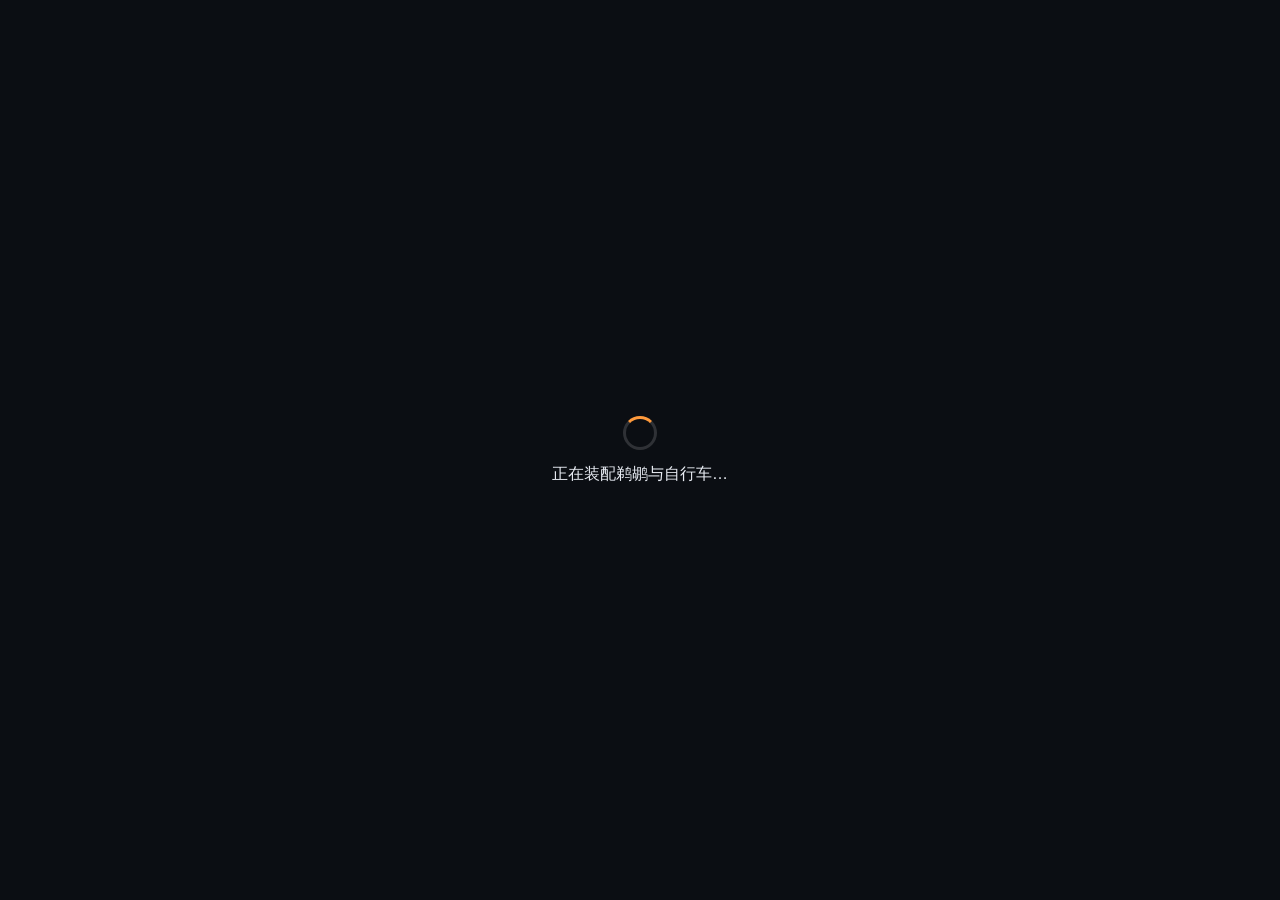
<file: demos/dsh-ptc-s5.html>
<!DOCTYPE html>
<html lang="zh-CN">
<head>
<meta charset="UTF-8">
<meta name="viewport" content="width=device-width, initial-scale=1.0">
<title>骑自行车的鹈鹕 · Three.js 程序化场景</title>
<style>
  * { margin:0; padding:0; box-sizing:border-box; }
  html,body { width:100%; height:100%; overflow:hidden; background:#0b0e13;
    font-family:-apple-system,"PingFang SC","Microsoft YaHei","Segoe UI",Roboto,sans-serif; }
  #app { position:fixed; inset:0; }
  canvas { display:block; }
  .card { position:fixed; color:#f2f4f8; background:rgba(13,16,22,.62);
    border:1px solid rgba(255,255,255,.14); border-radius:14px;
    backdrop-filter:blur(10px); -webkit-backdrop-filter:blur(10px);
    box-shadow:0 8px 30px rgba(0,0,0,.35); z-index:10; }
  #panel { top:16px; left:16px; padding:14px 16px; width:286px; }
  #panel h1 { font-size:17px; font-weight:700; letter-spacing:.4px; display:flex; align-items:center; gap:8px; }
  #panel h1 .dot { width:9px; height:9px; border-radius:50%; background:#ffb84d; box-shadow:0 0 10px #ffb84d; }
  #panel .sub { font-size:11px; color:#9aa6b8; margin-top:3px; }
  .row { margin-top:13px; }
  .row label { font-size:12px; color:#cfd6e2; display:flex; justify-content:space-between; margin-bottom:6px; }
  .row label span { color:#ffd28a; font-variant-numeric:tabular-nums; }
  input[type=range] { width:100%; appearance:none; -webkit-appearance:none; height:4px; border-radius:3px;
    background:linear-gradient(90deg,#ff9a3c,#ffd28a); outline:none; }
  input[type=range]::-webkit-slider-thumb { appearance:none; -webkit-appearance:none; width:14px; height:14px;
    border-radius:50%; background:#fff; border:2px solid #ff9a3c; cursor:pointer; }
  .btns { display:flex; flex-wrap:wrap; gap:6px; margin-top:11px; }
  button { cursor:pointer; font-size:12px; color:#eef1f6; background:rgba(255,255,255,.09);
    border:1px solid rgba(255,255,255,.16); border-radius:8px; padding:6px 10px; transition:.15s; }
  button:hover { background:rgba(255,255,255,.2); }
  button.on { background:rgba(255,154,60,.28); border-color:rgba(255,154,60,.55); }
  #hud { right:16px; bottom:16px; padding:10px 14px; font-size:12px; line-height:1.9; min-width:150px;
    font-variant-numeric:tabular-nums; }
  #hud b { color:#ffd28a; font-weight:600; float:right; margin-left:14px; }
  #hint { left:16px; bottom:16px; padding:10px 14px; font-size:12px; color:#cfd6e2; line-height:2; }
  kbd { background:rgba(255,255,255,.12); border-radius:4px; padding:1px 6px; font-size:11px; }
  #loading { position:fixed; inset:0; display:flex; align-items:center; justify-content:center;
    flex-direction:column; gap:14px; background:#0b0e13; color:#e8ecf3; z-index:99; transition:opacity .6s; }
  .spin { width:34px; height:34px; border:3px solid rgba(255,255,255,.15); border-top-color:#ff9a3c;
    border-radius:50%; animation:sp 1s linear infinite; }
  @keyframes sp { to { transform:rotate(360deg); } }
  .fade { opacity:0; pointer-events:none; }
  @media (max-width:680px){ #hint { display:none; } #panel { width:236px; } }
</style>
<noscript><div style="color:#fff;padding:20px">需要启用 JavaScript 才能运行该 3D 场景。</div></noscript>
<script type="importmap">
{
  "imports": {
    "three": "../vendor/three-0.160.0.module.js",
    "three/addons/": "../vendor/three-0.160.0-addons/"
  }
}
</script>
</head>
<body>
<div id="app"></div>

<div id="panel" class="card">
  <h1><span class="dot"></span>鹈鹕骑行记 · Pelican on a Bike</h1>
  <div class="sub">Three.js 全程序化场景 · 蹬踏 / 压弯 / 跟随</div>
  <div class="row">
    <label>骑行速度 <span id="spdLabel">11.0 km/h</span></label>
    <input id="speed" type="range" min="0" max="25" step="0.5" value="11">
  </div>
  <div class="btns">
    <button id="btnPause">暂停</button>
    <button id="btnCam" class="on">跟随视角</button>
    <button id="btnBell">鸣铃</button>
    <button id="btnSquawk">鸣叫</button>
    <button id="btnFlap">扑翼</button>
    <button id="btnReset">重置视角</button>
  </div>
</div>

<div id="hud" class="card">
  速度<b id="hSpd">11.0 km/h</b><br>
  里程<b id="hDist">0 m</b><br>
  踏频<b id="hCad">0 rpm</b><br>
  档位<b id="hGear">3/7</b>
</div>

<div id="hint" class="card">
  鼠标拖拽旋转 · 滚轮缩放 · 点击鹈鹕互动<br>
  <kbd>W</kbd>/<kbd>↑</kbd> 加速 · <kbd>S</kbd>/<kbd>↓</kbd> 减速 · <kbd>空格</kbd> 暂停<br>
  <kbd>B</kbd> 车铃 · <kbd>F</kbd> 扑翼 · <kbd>C</kbd> 切换视角 · <kbd>R</kbd> 重置
</div>

<div id="loading"><div class="spin"></div><div>正在装配鹈鹕与自行车…</div></div>

<script type="module">
import * as THREE from 'three';
import { OrbitControls } from 'three/addons/controls/OrbitControls.js';
import { RoomEnvironment } from 'three/addons/environments/RoomEnvironment.js';

/* ================= 工具 ================= */
const clamp=(v,a,b)=>Math.min(b,Math.max(a,v));
function mulberry32(a){return function(){a|=0;a=a+0x6D2B79F5|0;let t=Math.imul(a^a>>>15,1|a);t=t+Math.imul(t^t>>>7,61|t)^t;return((t^t>>>14)>>>0)/4294967296;};}
const rnd=mulberry32(90210);
function stdMat(color,rough,metal,extra){return new THREE.MeshStandardMaterial(Object.assign({color:color,roughness:rough,metalness:metal},extra||{}));}
function link(mat,a,b,r,seg){
  const d=new THREE.Vector3().subVectors(b,a);const len=d.length();
  const m=new THREE.Mesh(new THREE.CylinderGeometry(r,r,len,seg||12),mat);
  m.position.copy(a).addScaledVector(d,0.5);
  m.quaternion.setFromUnitVectors(new THREE.Vector3(0,1,0),d.clone().normalize());
  m.castShadow=true;return m;
}
function sph(r,mat,seg){return new THREE.Mesh(new THREE.SphereGeometry(r,seg||18,seg||14),mat);}
const V3=(x,y,z)=>new THREE.Vector3(x,y,z||0);

/* ================= 渲染器 ================= */
const app=document.getElementById('app');
let renderer;
try{ renderer=new THREE.WebGLRenderer({antialias:true,powerPreference:'high-performance'}); }
catch(e){ document.getElementById('loading').innerHTML='<div>当前浏览器不支持 WebGL，无法运行该 3D 场景。</div>'; throw e; }
renderer.setPixelRatio(Math.min(window.devicePixelRatio,2));
renderer.setSize(window.innerWidth,window.innerHeight);
renderer.shadowMap.enabled=true;
renderer.shadowMap.type=THREE.PCFSoftShadowMap;
renderer.toneMapping=THREE.ACESFilmicToneMapping;
renderer.toneMappingExposure=1.02;
app.appendChild(renderer.domElement);

const scene=new THREE.Scene();
scene.fog=new THREE.Fog(0xcfe3ef,95,300);

// 程序化环境光照探针（提升金属/车漆质感）
try{
  const pmrem=new THREE.PMREMGenerator(renderer);
  scene.environment=pmrem.fromScene(new RoomEnvironment(),0.04).texture;
}catch(e){}

const camera=new THREE.PerspectiveCamera(46,window.innerWidth/window.innerHeight,0.1,1400);
camera.position.set(63,5.2,0);
const controls=new OrbitControls(camera,renderer.domElement);
controls.enableDamping=true;controls.dampingFactor=0.07;
controls.minDistance=2.5;controls.maxDistance=40;
controls.maxPolarAngle=Math.PI*0.495;controls.enablePan=false;
controls.enabled=false;

/* ================= 天空 ================= */
scene.add(new THREE.Mesh(new THREE.SphereGeometry(700,32,16),new THREE.ShaderMaterial({
  side:THREE.BackSide,depthWrite:false,fog:false,
  uniforms:{topC:{value:new THREE.Color(0x2f7fd0)},midC:{value:new THREE.Color(0xa5d4ef)},botC:{value:new THREE.Color(0xe9f4f7)}},
  vertexShader:'varying vec3 vP; void main(){ vP=position; gl_Position=projectionMatrix*modelViewMatrix*vec4(position,1.0); }',
  fragmentShader:'varying vec3 vP; uniform vec3 topC; uniform vec3 midC; uniform vec3 botC; void main(){ float h=normalize(vP).y; vec3 c= h>0.10 ? mix(midC,topC,smoothstep(0.10,0.80,h)) : mix(botC,midC,smoothstep(-0.28,0.10,h)); gl_FragColor=vec4(c,1.0); #include <tonemapping_fragment> #include <colorspace_fragment> }'
})));

/* ================= 灯光 ================= */
scene.add(new THREE.HemisphereLight(0xcfe4ff,0x547d3c,0.5));
const sun=new THREE.DirectionalLight(0xfff0d6,2.6);
sun.castShadow=true;
sun.shadow.mapSize.set(2048,2048);
sun.shadow.camera.near=1;sun.shadow.camera.far=140;
sun.shadow.camera.left=-8;sun.shadow.camera.right=8;
sun.shadow.camera.top=8;sun.shadow.camera.bottom=-8;
sun.shadow.bias=-0.00035;sun.shadow.normalBias=0.02;
const sunOffset=V3(-16,26,11);
scene.add(sun);scene.add(sun.target);

/* ================= 环境世界 ================= */
const R=55;
const world=new THREE.Group();scene.add(world);

// 草地
const ground=new THREE.Mesh(new THREE.CircleGeometry(320,72),stdMat(0x6fa04b,0.95,0));
ground.rotation.x=-Math.PI/2;ground.receiveShadow=true;world.add(ground);
for(let i=0;i<26;i++){
  const a=rnd()*Math.PI*2,rr=70+rnd()*180;
  const p=new THREE.Mesh(new THREE.CircleGeometry(4+rnd()*9,18),new THREE.MeshStandardMaterial({color:0x5e8c3f,roughness:1,transparent:true,opacity:.5}));
  p.rotation.x=-Math.PI/2;p.position.set(Math.cos(a)*rr,0.012,Math.sin(a)*rr);world.add(p);
}

// 环形公路（压扁的圆环，表面与地面齐平）
{
  const g=new THREE.TorusGeometry(R,3.6,10,128);g.scale(1,1,0.012);
  const road=new THREE.Mesh(g,stdMat(0x3b3f45,0.92,0.03));
  road.rotation.x=-Math.PI/2;road.position.y=-0.028;road.receiveShadow=true;world.add(road);
  // 中央虚线
  for(let i=0;i<64;i++){
    const a=i/80*Math.PI*2;
    const d=new THREE.Mesh(new THREE.BoxGeometry(1.1,0.006,0.14),stdMat(0xf5f0e2,0.8,0));
    d.position.set(Math.cos(a)*R,0.022,Math.sin(a)*R);d.rotation.y=-a+Math.PI/2;world.add(d);
  }
  // 白色边线（扁平圆环）
  [[R+3.32],[R-3.32]].forEach(function(e){
    const ring=new THREE.Mesh(new THREE.RingGeometry(e[0]-0.07,e[0]+0.07,160),stdMat(0xefeadf,0.7,0));
    ring.rotation.x=-Math.PI/2;ring.position.y=0.024;world.add(ring);
  });
}

// 树
function makeTree(type){
  const g=new THREE.Group();
  const trunkMat=stdMat(0x7a5230,0.9,0);
  const h=2.6+rnd()*2.2;
  const tr=new THREE.Mesh(new THREE.CylinderGeometry(0.16,0.26+rnd()*0.1,h,10),trunkMat);
  tr.position.y=h/2;g.add(tr);
  if(type===0){
    const m=stdMat(0x4a8a3c+Math.floor(rnd()*0x001104),0.95,0);
    for(let i=0;i<3;i++){
      const c=new THREE.Mesh(new THREE.IcosahedronGeometry(1.1+rnd()*0.75,0),m);
      c.position.set((rnd()-0.5)*1.1,h+0.7+i*0.62,(rnd()-0.5)*1.1);
      c.g.add(c);
    }
  }else if(type===1){
    const m=stdMat(0x3f7a45,0.95,0);
    for(let i=0;i<3;i++){
      const c=new THREE.Mesh(new THREE.ConeGeometry(1.5-i*0.36,1.8,8),m);
      c.position.y=h+0.7+i*1.0;c.g.add(c);
    }
  }else{
    const m=stdMat(0xe9e6da,0.8,0);
    const tr2=new THREE.Mesh(new THREE.CylinderGeometry(0.12,0.16,h+1.2,8),m);
    tr2.position.y=(h+1.2)/2;g.add(tr2);
    const m2=stdMat(0x9cc45f,0.9,0);
    for(let i=0;i<4;i++){
      const c=new THREE.Mesh(new THREE.IcosahedronGeometry(0.8+rnd()*0.55,0),m2);
      c.position.set((rnd()-0.5)*1.5,h+1.3+i*0.5,(rnd()-0.5)*1.5);c.g.add(c);
    }
  }
  return g;
}
for(let i=0;i<64;i++){
  const a=rnd()*Math.PI*2, rr=(rnd()<0.45? 12+rnd()*36 : 61+rnd()*150);
  const px=Math.cos(a)*rr,pz=Math.sin(a)*rr;
  if(Math.hypot(px-pondC.x,pz-pondC.z)<15.5)continue;
  if(Math.hypot(px-24,pz-26)<10)continue;
  const t=makeTree(Math.floor(rnd()*3));
  t.position.set(px,0,pz);
  t.rotation.y=rnd()*6.28;
  const s=0.75+rnd()*0.8;t.scale.set(s,s,s);
  world.add(t);
}

// 灌木 / 花
const bushMat=stdMat(0x4f8f41,0.95,0);
for(let i=0;i<40;i++){
  const a=rnd()*6.283,rr=(rnd()<0.5?14+rnd()*34:61+rnd()*110);
  const b=new THREE.Group();
  for(let k=0;k<3;k++){
    const c=new THREE.Mesh(new THREE.IcosahedronGeometry(0.45+rnd()*0.4,0),bushMat);
    c.position.set((rnd()-0.5)*0.9,0.4+k*0.22,(rnd()-0.5)*0.9);b.add(c);
  }
  b.position.set(Math.cos(a)*rr,0,Math.sin(a)*rr);world.add(b);
}
{
  const N=240;
  const stemGeo=new THREE.CylinderGeometry(0.014,0.014,0.22,5);stemGeo.translate(0,0.11,0);
  const stems=new THREE.InstancedMesh(stemGeo,stdMat(0x5d8a3a,1,0),N);
  const heads=new THREE.InstancedMesh(new THREE.SphereGeometry(0.045,7,6),stdMat(0xfdf6e8,0.6,0),N);
  const dummy=new THREE.Object3D();
  for(let i=0;i<N;i++){
    const a=rnd()*6.283,rr=(rnd()<0.5?13+rnd()*36:62+rnd()*120);
    dummy.position.set(Math.cos(a)*rr,0,Math.sin(a)*rr);
    dummy.rotation.set(0,rnd()*3,0);
    dummy.scale.set(1,0.7+rnd()*0.8,1);
    dummy.updateMatrix();stems.setMatrixAt(i,dummy.matrix);
    dummy.position.y=0.21*dummy.scale.y;dummy.updateMatrix();heads.setMatrixAt(i,dummy.matrix);
  }
  world.add(stems);world.add(heads);
}

// 池塘
const pondC=V3(-28,0,-22);
{
  const sand=new THREE.Mesh(new THREE.CylinderGeometry(13.6,13.6,0.09,40),stdMat(0xd8c48f,1,0));
  sand.position.set(pondC.x,0.045,pondC.z);world.add(sand);
  const water=new THREE.Mesh(new THREE.CircleGeometry(12.4,40),new THREE.MeshStandardMaterial({color:0x3f86c4,roughness:.12,metalness:.35,transparent:true,opacity:.92}));
  water.rotation.x=-Math.PI/2;water.position.set(pondC.x,0.10,pondC.z);world.add(water);
  const lilyMat=stdMat(0x4d9740,0.7,0);
  for(let i=0;i<9;i++){
    const a=rnd()*6.283,rr=rnd()*11;
    const p=new THREE.Mesh(new THREE.CylinderGeometry(0.55+rnd()*0.35,0.55+rnd()*0.35,0.03,14,1),lilyMat);
    p.position.set(pondC.x+Math.cos(a)*rr,0.115,pondC.z+Math.sin(a)*rr);
    world.add(p);
  }
}

// 跳出水面的鱼
const fish=new THREE.Group();
const fBody=new THREE.Mesh(new THREE.SphereGeometry(0.16,12,9),stdMat(0xc7d3dc,0.4,0.45));
fBody.scale.set(1.9,0.85,0.5);fish.add(fBody);
const fTail=new THREE.Mesh(new THREE.ConeGeometry(0.14,0.26,4),stdMat(0xc7d3dc,0.4,0.45));
fTail.rotation.z=Math.PI/2;fTail.scale.z=0.35;fTail.position.x=-0.4;fish.add(fTail);
fish.visible=false;world.add(fish);
const splash=new THREE.Mesh(new THREE.RingGeometry(0.3,0.42,24),new THREE.MeshBasicMaterial({color:0xdff0ff,transparent:true,opacity:0,side:THREE.DoubleSide}));
splash.rotation.x=-Math.PI/2;splash.position.set(pondC.x,0.12,pondC.z);world.add(splash);

// 风车
const mill=new THREE.Group();mill.position.set(24,0,26);world.add(mill);
{
  const tower=new THREE.Mesh(new THREE.CylinderGeometry(1.0,1.9,14,14),stdMat(0xe7e2d6,0.85,0));
  tower.position.y=7;tower.castShadow=true;mill.add(tower);
  const cap=new THREE.Mesh(new THREE.ConeGeometry(1.4,1.4,14),stdMat(0xd8443f,0.7,0.05));
  cap.position.y=14.6;mill.add(cap);
  const nac=new THREE.Mesh(new THREE.BoxGeometry(0.7,0.7,1.6),stdMat(0xd8443f,0.7,0.05));
  nac.position.set(0,14,0.8);mill.add(nac);
  const blades=new THREE.Group();blades.position.set(0,14,1.5);mill.add(blades);
  for(let i=0;i<4;i++){
    const arm=new THREE.Group();arm.rotation.z=i*Math.PI/2;
    const b=new THREE.Mesh(new THREE.BoxGeometry(0.55,6.4,0.07),stdMat(0xf4efe2,0.7,0));
    b.position.y=3.2;b.castShadow=true;arm.add(b);blades.add(arm);
  }
  mill.userData.blades=blades;
}

// 篱笆
(function(){
  const a0=2.4,a1=4.3,n=Math.floor((a1-a0)*R/1.4);
  const postMat=stdMat(0x8a6134,0.85,0);
  for(let i=0;i<=n;i++){
    const a=a0+(a1-a0)*i/n;
    const p=new THREE.Mesh(new THREE.BoxGeometry(0.13,1.0,0.13),postMat);
    p.position.set(Math.cos(a)*(R+4.4),0.5,Math.sin(a)*(R+4.4));p.rotation.y=-a;p.castShadow=true;world.add(p);
  }
  [0.55,0.9].forEach(function(h){
    const rail=new THREE.Mesh(new THREE.TorusGeometry(R+4.4,0.035,6,80,a1-a0),stdMat(0x8a6134,0.85,0));
    rail.rotation.x=-Math.PI/2;rail.position.y=h;rail.rotation.z=-(a0+(a1-a0)/2)+Math.PI;world.add(rail);
  });
})();

// 云
const clouds=[];
for(let i=0;i<9;i++){
  const c=new THREE.Group();
  const m=stdMat(0xffffff,1,0);
  for(let k=0;k<5;k++){
    const s=sph(1.6+rnd()*1.5,m,12);s.scale.y=0.62;
    s.position.set((k-2)*2.0+rnd(),rnd()*1.1,rnd()*1.6-0.8);c.add(s);
  }
  c.position.set((rnd()-0.5)*420,34+rnd()*26,(rnd()-0.5)*420);
  c.scale.setScalar(0.9+rnd()*1.3);
  clouds.push(c);world.add(c);
}

// 远处的飞鸟
const skyBirds=[];
for(let i=0;i<3;i++){
  const b=new THREE.Group();
  const body=new THREE.Mesh(new THREE.ConeGeometry(0.5,2.2,6),stdMat(0x3a3f46,0.8,0));
  body.rotation.z=-Math.PI/2;b.add(body);
  const wl=new THREE.Group();
  const w1=new THREE.Mesh(new THREE.BoxGeometry(0.7,0.06,2.4),stdMat(0x3a3f46,0.8,0));w1.position.z=-1.5;
  wl.add(w1);b.add(wl);
  const wr=new THREE.Group();const w2=new THREE.Mesh(new THREE.BoxGeometry(0.7,0.06,2.4),stdMat(0x3a3f46,0.8,0));w2.position.z=1.5;
  wr.add(w2);b.add(wr);
  b.userData={wl:wl,wr:wr,r:100+i*28,y:52+i*8,sp:0.10+i*0.02,ph:rnd()*6.28};
  skyBirds.push(b);world.add(b);
}

// 花粉粒子
const pollen=(function(){
  const N=180,pos=new Float32Array(N*3),vel=new Float32Array(N*3);
  for(let i=0;i<N;i++){
    const a=rnd()*6.283,rr=(R-4)+(rnd()<0.5?-1:1)*(2+rnd()*30);
    pos[i*3]=Math.cos(a)*rr;pos[i*3+1]=rnd()*3.5;pos[i*3+2]=Math.sin(a)*rr;
    vel[i*3]=(rnd()-0.5)*0.05;vel[i*3+1]=0.1+rnd()*0.25;vel[i*3+2]=(rnd()-0.5)*0.05;
  }
  const g=new THREE.BufferGeometry();g.setAttribute('position',new THREE.BufferAttribute(pos,3));
  const p=new THREE.Points(g,new THREE.PointsMaterial({color:0xfff0c0,size:0.09,transparent:true,opacity:.55,depthWrite:false}));
  p.userData.vel=vel;world.add(p);return p;
})();

/* ================= 自行车 ================= */
const WHEEL_R=0.345;
const CRANK_R=0.17;
const BBY=0.27;

function buildWheel(isRear){
  const g=new THREE.Group();
  g.add(new THREE.Mesh(new THREE.TorusGeometry(0.30,0.045,14,44),stdMat(0x191a1d,0.95,0)));
  g.add(new THREE.Mesh(new THREE.TorusGeometry(0.263,0.014,8,44),stdMat(0xc9ced6,0.3,0.8)));
  const hub=new THREE.Mesh(new THREE.CylinderGeometry(0.03,0.03,0.13,12),stdMat(0xb9c0ca,0.35,0.85));
  hub.rotation.x=Math.PI/2;g.add(hub);
  const spGeo=new THREE.CylinderGeometry(0.0045,0.0045,0.265,5);
  for(let i=0;i<12;i++){
    const a=i/12*Math.PI*2;
    [-0.048,0.048].forEach(function(z){
      const s=new THREE.Mesh(spGeo,stdMat(0xd5dae2,0.3,0.8));
      s.position.set(Math.cos(a)*0.132,Math.sin(a)*0.132,z*0.5);
      s.rotation.z=a+Math.PI/2;g.add(s);
    });
  }
  if(isRear){
    const cog=new THREE.Mesh(new THREE.CylinderGeometry(0.045,0.045,0.012,16),stdMat(0x9aa2ac,0.35,0.85));
    cog.rotation.x=Math.PI/2;cog.position.z=0.085;g.add(cog);
  }
  return g;
}

function buildBike(){
  const g=new THREE.Group();
  const M={
    frame:stdMat(0xd8232a,0.28,0.4),
    dark:stdMat(0x8e1620,0.35,0.3),
    chrome:stdMat(0xd9dfe8,0.16,0.95),
    black:stdMat(0x23252a,0.65,0.15),
    tan:stdMat(0x8a5a2b,0.55,0.1),
    wicker:stdMat(0xc49a5f,0.8,0)
  };

  g.add(link(M.frame,V3(0,0.27),V3(-0.28,0.92),0.021));
  g.add(link(M.frame,V3(-0.24,0.90),V3(0.50,0.88),0.018));
  g.add(link(M.frame,V3(0,0.27),V3(0.50,0.62),0.021));
  g.add(link(M.dark,V3(0.50,0.62),V3(0.565,0.92),0.026));
  [-1,1].forEach(function(s){
    g.add(link(M.frame,V3(-0.27,0.90,s*0.055),V3(-0.545,0.345,s*0.055),0.009));
    g.add(link(M.frame,V3(0,0.24,s*0.06),V3(-0.545,0.34,s*0.06),0.011));
    g.add(link(M.frame,V3(0.505,0.635,s*0.05),V3(0.545,0.345,s*0.05),0.016));
  });

  // 前轮（带转向）
  const steer=new THREE.Group();steer.position.set(0.545,0.345,0);g.add(steer);
  const frontWheel=buildWheel(false);steer.add(frontWheel);
  const rearWheel=buildWheel(true);rearWheel.position.set(-0.545,0.345,0);g.add(rearWheel);

  // 挡泥板（车轮面上方的弧）
  const fGeoF=new THREE.TorusGeometry(0.375,0.016,6,18,Math.PI*0.55);
  const fGeoR=new THREE.TorusGeometry(0.375,0.016,6,18,Math.PI*0.55);
  [-1,1].forEach(function(s){
    const f=new THREE.Mesh(fGeoF,M.chrome);
    f.position.set(0.545,0.345,s*0.125);f.rotation.z=Math.PI*0.22;steer.add(f);
    const r=new THREE.Mesh(fGeoR,M.chrome);
    r.position.set(-0.545,0.345,s*0.12);r.rotation.z=Math.PI*0.22;g.add(r);
  });

  // 座管 / 车座
  g.add(link(M.chrome,V3(-0.28,0.90),V3(-0.325,1.02),0.0135));
  const saddle=new THREE.Group();saddle.position.set(-0.335,1.05,0);g.add(saddle);
  const s1=new THREE.Mesh(new THREE.SphereGeometry(0.075,14,10),M.tan);s1.scale.set(1.25,0.35,0.85);s1.position.x=-0.02;saddle.add(s1);
  const s2=new THREE.Mesh(new THREE.SphereGeometry(0.045,12,8),M.tan);s2.scale.set(2.0,0.4,0.7);s2.position.set(0.06,-0.005,0);saddle.add(s2);

  // 把立 / 车把
  g.add(link(M.chrome,V3(0.565,0.90),V3(0.605,1.015),0.014));
  g.add(link(M.chrome,V3(0.605,1.02,-0.21),V3(0.605,1.02,0.21),0.015));
  [-1,1].forEach(function(s){
    const grip=new THREE.Mesh(new THREE.CylinderGeometry(0.021,0.021,0.12,10),M.black);
    grip.rotation.x=Math.PI/2;grip.position.set(0.605,1.02,s*0.205);g.add(grip);
  });
  const bell=new THREE.Group();bell.position.set(0.60,1.05,0);g.add(bell);
  bell.add(new THREE.Mesh(new THREE.SphereGeometry(0.032,12,8,0,6.283,0,Math.PI/2),M.chrome));
  const lever=new THREE.Mesh(new THREE.BoxGeometry(0.02,0.03,0.012),M.black);lever.position.set(0.03,-0.01,0);bell.add(lever);

  // 水壶
  {
    const a=V3(0.25,0.445),d=V3(0.50,0.35).normalize();
    g.add(link(stdMat(0x2f9fb5,0.4,0.2),a.clone().addScaledVector(d,-0.07),a.clone().addScaledVector(d,0.07),0.033));
    const cap=new THREE.Mesh(new THREE.CylinderGeometry(0.018,0.018,0.03,10),M.black);
    cap.position.copy(a.clone().addScaledVector(d,-0.085));
    cap.quaternion.setFromUnitVectors(V3(0,1,0),d.clone());g.add(cap);
    const cage=new THREE.Mesh(new THREE.TorusGeometry(0.042,0.006,6,14,Math.PI),M.chrome);
    cage.position.copy(a);cage.rotation.y=Math.PI/2;cage.rotation.x=0.55;g.add(cage);
  }

  // 牙盘 + 曲柄 + 脚踏
  const chainMat=stdMat(0x8f959e,0.35,0.85);
  const crank=new THREE.Group();crank.position.set(0,BBY,0);g.add(crank);
  const chainring=new THREE.Mesh(new THREE.TorusGeometry(0.095,0.008,8,32),chainMat);
  chainring.position.z=0.085;crank.add(chainring);
  [-1,1].forEach(function(s){ crank.add(link(M.frame,V3(0,0,0),V3(CRANK_R,0,s*0.11),0.015)); });
  g.add(link(chainMat,V3(0,0.355,0.088),V3(-0.545,0.385,0.088),0.007));
  g.add(link(chainMat,V3(0,0.185,0.088),V3(-0.545,0.30,0.088),0.007));

  const pedals=[];
  [-1,1].forEach(function(s){
    const p=new THREE.Group();p.position.set(CRANK_R,0,s*0.11);crank.add(p);
    const sp=new THREE.Mesh(new THREE.CylinderGeometry(0.011,0.011,0.16,8),M.chrome);
    sp.rotation.x=Math.PI/2;sp.position.z=-s*0.08;p.add(sp);
    const plat=new THREE.Group();p.add(plat);
    plat.add(new THREE.Mesh(new THREE.BoxGeometry(0.095,0.016,0.075),M.black));
    // 蹼足
    const foot=new THREE.Group();foot.position.y=0.028;plat.add(foot);
    const fMat=stdMat(0x5c5268,0.75,0);
    const heel=sph(0.026,fMat,10);heel.position.set(-0.016,0,0);heel.scale.set(0.8,0.55,1);foot.add(heel);
    const toeGeo=new THREE.CapsuleGeometry(0.012,0.05,3,8);toeGeo.rotateZ(Math.PI/2);
    [0,-0.026,0.026].forEach(function(z,i){
      const t=new THREE.Mesh(toeGeo,fMat);
      t.position.set(0.045,0,z);
      t.rotation.x=i===0?0:-0.5;
      t.scale.set(1,1,0.55-i*0.12);
      foot.add(t);
    });
    const web=new THREE.Mesh(new THREE.BoxGeometry(0.075,0.006,0.052),fMat);web.position.set(0.028,0.002,0);foot.add(web);
    pedals.push(plat);
  });

  // 前车筐 + 里面的鱼
  const basket=new THREE.Group();basket.position.set(0.605,1.05,0);g.add(basket);
  const wk=new THREE.Mesh(new THREE.CylinderGeometry(0.105,0.088,0.115,16,1,true),M.wicker);
  wk.position.y=0.058;wk.castShadow=true;basket.add(wk);
  const bs=new THREE.Mesh(new THREE.CylinderGeometry(0.088,0.088,0.012,16),stdMat(0x9a7440,0.85,0));bs.position.y=0.008;basket.add(bs);
  const br=new THREE.Mesh(new THREE.TorusGeometry(0.105,0.008,6,20),M.wicker);br.rotation.x=Math.PI/2;br.position.y=0.115;basket.add(br);
  const bh=new THREE.Mesh(new THREE.TorusGeometry(0.10,0.006,5,16,Math.PI),M.wicker);bh.position.set(0,0.128,0);basket.add(bh);
  const fishB=new THREE.Group();fishB.position.set(0,0.075,0);basket.add(fishB);
  const fb=new THREE.Mesh(new THREE.SphereGeometry(0.05,10,8),stdMat(0xb9c6d2,0.35,0.5));
  fb.scale.set(1.7,0.9,0.5);fishB.add(fb);
  const ft=new THREE.Mesh(new THREE.ConeGeometry(0.05,0.1,4),stdMat(0xb9c6d2,0.35,0.5));
  ft.rotation.z=Math.PI/2;ft.scale.z=0.3;ft.position.x=-0.1;fishB.add(ft);
  const fe=new THREE.Mesh(new THREE.SphereGeometry(0.008,6,6),stdMat(0x101014,0.2,0));fe.position.set(0.07,0.012,0.02);fishB.add(fe);

  // 把套飘带
  const streamers=new THREE.Group();streamers.position.set(0.605,1.02,-0.205);g.add(streamers);
  const stMat=stdMat(0xff7a59,0.9,0);
  for(let i=0;i<3;i++){
    const st=new THREE.Mesh(new THREE.BoxGeometry(0.012,0.012,0.16),stMat);
    st.position.set(0,0,-0.24);st.rotation.x=-0.15-i*0.08;streamers.add(st);
  }

  // 后反光片
  const refl=new THREE.Mesh(new THREE.BoxGeometry(0.05,0.03,0.012),stdMat(0xd8342c,0.3,0.2));
  refl.position.set(-0.575,0.24,0);g.add(refl);

  g.userData={steer:steer,frontWheel:frontWheel,rearWheel:rearWheel,crank:crank,pedals:pedals,bell:bell,fish:fishB,fishTail:ft,streamers:streamers};
  return g;
}

/* ================= 鹈鹕 ================= */
function buildPelican(){
  const P=new THREE.Group();
  const m={
    body:stdMat(0xf3eee2,0.9,0),
    wing:stdMat(0xdfdcd3,0.85,0),
    wingTip:stdMat(0xa7adb6,0.75,0),
    bill:stdMat(0xe8862a,0.45,0.05),
    pouch:stdMat(0xf2a765,0.6,0),
    foot:stdMat(0x5c5268,0.75,0),
    eye:stdMat(0x101014,0.25,0)
  };

  // 身体
  const bodyG=new THREE.Group();P.add(bodyG);
  const body=new THREE.Mesh(new THREE.SphereGeometry(1,26,20),m.body);
  body.scale.set(0.36,0.28,0.255);body.castShadow=true;bodyG.add(body);
  const belly=new THREE.Mesh(new THREE.SphereGeometry(1,20,16),stdMat(0xe8e0cd,0.9,0));
  belly.scale.set(0.33,0.22,0.26);belly.position.set(0.01,-0.06,0);bodyG.add(belly);

  // 尾羽
  const tail=new THREE.Group();tail.position.set(-0.38,0.02,0);bodyG.add(tail);
  for(let i=0;i<5;i++){
    const t=new THREE.Mesh(new THREE.BoxGeometry(0.16,0.02,0.05),i<2?m.wing:m.wingTip);
    t.position.set(-0.08,0,(i-2)*0.032);
    t.rotation.z=0.12+(i%2)*0.1;
    t.rotation.y=(i-2)*0.18;
    t.castShadow=true;tail.add(t);
  }

  // 颈（贝塞尔曲线 + 一串球）
  const neckG=new THREE.Group();P.add(neckG);
  const neckGeo=new THREE.SphereGeometry(1,16,12);
  const neckSph=[];
  for(let i=0;i<9;i++){
    const s=new THREE.Mesh(neckGeo,m.body);
    s.castShadow=true;neckG.add(s);neckSph.push(s);
  }

  // 头
  const head=new THREE.Group();head.position.set(0.44,0.62,0);P.add(head);
  const skull=new THREE.Mesh(new THREE.SphereGeometry(0.105,20,16),m.body);
  skull.scale.set(1,0.95,0.9);skull.castShadow=true;head.add(skull);

  // 喙 + 喉囊
  const bill=new THREE.Group();bill.position.set(0.05,-0.025,0);bill.rotation.z=-0.05;head.add(bill);
  const upper=new THREE.Mesh(new THREE.SphereGeometry(1,16,12),m.bill);
  upper.scale.set(0.16,0.030,0.052);upper.position.set(0.20,0,0);upper.castShadow=true;bill.add(upper);
  const tip=new THREE.Mesh(new THREE.ConeGeometry(0.026,0.06,10),m.bill);
  tip.rotation.z=-Math.PI/2+0.35;tip.position.set(0.375,-0.012,0);bill.add(tip);
  const lower=new THREE.Group();lower.position.set(0.08,-0.022,0);bill.add(lower);
  const lowerBill=new THREE.Mesh(new THREE.BoxGeometry(0.24,0.012,0.04),m.bill);lowerBill.position.set(0.13,0,0);lower.add(lowerBill);
  const pouch=new THREE.Mesh(new THREE.SphereGeometry(1,16,12),m.pouch);
  pouch.scale.set(0.155,0.055,0.05);pouch.position.set(0.145,-0.028,0);pouch.castShadow=true;lower.add(pouch);

  // 眼睛
  const eyes=[];
  [-1,1].forEach(function(s){
    const e=new THREE.Group();e.position.set(0.075,0.03,s*0.062);head.add(e);
    e.add(new THREE.Mesh(new THREE.SphereGeometry(0.016,10,8),m.eye));
    const wh=new THREE.Mesh(new THREE.SphereGeometry(0.0055,6,6),stdMat(0xffffff,0.15,0));wh.position.set(0.008,0.005,s*0.012);e.add(wh);
    const ring=new THREE.Mesh(new THREE.TorusGeometry(0.019,0.0035,6,14),stdMat(0xe8a13c,0.5,0.1));
    ring.rotation.y=Math.PI/2;ring.position.set(0.085,0.03,s*0.062);head.add(ring);
    eyes.push(e);
  });

  // 冠羽
  for(let i=0;i<3;i++){
    const c=new THREE.Mesh(new THREE.ConeGeometry(0.014,0.07,6),stdMat(0xe6e1d3,0.85,0));
    c.position.set(-0.03-i*0.05,0.09,(i-1)*0.02);
    c.rotation.z=0.9+i*0.2;head.add(c);
  }

  // 翅膀（收拢）
  const wings=[];
  [-1,1].forEach(function(s){
    const w=new THREE.Group();w.position.set(0.02,0.10,s*0.19);P.add(w);
    const inner=new THREE.Group();w.add(inner);
    [[-0.02,-0.04,0.10,0.15,0.075,0.10],[-0.16,-0.09,0.06,0.17,0.062,0.085],[-0.31,-0.13,0.02,0.17,0.055,0.07]]
      .forEach(function(q){
        const f=new THREE.Mesh(new THREE.SphereGeometry(1,14,10),m.wing);
        f.scale.set(q[3],q[4],q[5]);f.position.set(q[0],q[1],q[2]);f.castShadow=true;inner.add(f);
      });
    const prims=[];
    for(let i=0;i<5;i++){
      const f=new THREE.Mesh(new THREE.BoxGeometry(0.24-i*0.012,0.014,0.055),i<2?m.wing:m.wingTip);
      f.position.set(-0.44,-0.16+i*0.028,0.02-i*0.014);
      f.rotation.z=-0.04;f.castShadow=true;inner.add(f);prims.push(f);
    }
    const alula=new THREE.Mesh(new THREE.SphereGeometry(0.045,10,8),m.wing);
    alula.scale.set(1.1,0.35,0.5);alula.position.set(0.10,-0.03,0.10);inner.add(alula);
    wings.push({group:w,inner:inner,prims:prims,side:s});
  });

  // 腿（每帧 IK 到脚踏）
  const legs=[];
  [-1,1].forEach(function(s){
    const hip=new THREE.Group();hip.position.set(0.12,-0.10,s*0.11);P.add(hip);
    const thigh=new THREE.Mesh(new THREE.CylinderGeometry(0.075,0.055,0.50,10),m.body);
    thigh.geometry.translate(0,0.25,0);thigh.castShadow=true;hip.add(thigh);
    const knee=new THREE.Group();knee.position.set(0,0.50,0);hip.add(knee);
    const shin=new THREE.Mesh(new THREE.CylinderGeometry(0.046,0.030,0.55,10),m.foot);
    shin.geometry.translate(0,0.275,0);shin.castShadow=true;knee.add(shin);
    const ankle=new THREE.Group();ankle.position.set(0,0.55,0);knee.add(ankle);
    ankle.add(sph(0.032,m.foot,8));
    legs.push({hip:hip,knee:knee,side:s});
  });

  P.userData={neckSph:neckSph,head:head,lower:lower,eyes:eyes,wings:wings,legs:legs,tail:tail,bill:bill};
  return P;
}

const bike=buildBike();
const P=buildPelican();

/* ================= 骑行组装 ================= */
const bikeRig=new THREE.Group();scene.add(bikeRig);
const leanRig=new THREE.Group();bikeRig.add(leanRig);
const rideRig=new THREE.Group();leanRig.add(rideRig);
rideRig.add(bike);rideRig.add(P);

const P_POS={x:-0.18,y:1.16};
P.position.set(P_POS.x,P_POS.y,0);
P.rotation.z=0.05;

const LEG={l1:0.50,l2:0.55};
function legAngles(hx,hy,tx,ty){
  const dx=tx-hx,dy=ty-hy;
  const d0=Math.hypot(dx,dy);
  const span=clamp(d0,Math.abs(LEG.l1-LEG.l2)+0.05,LEG.l1+LEG.l2-0.03);
  const s=span/Math.max(d0,1e-6);
  const ex=hx+dx*s,ey=hy+dy*s;
  const d=Math.hypot(ex-hx,ey-hy);
  const alpha=Math.atan2(ey-hy,ex-hx);
  const th=Math.acos(clamp((d*d+LEG.l1*LEG.l1-LEG.l2*LEG.l2)/(2*d*LEG.l1),-1,1));
  const k1x=hx+Math.cos(alpha+th)*LEG.l1;
  const k2x=hx+Math.cos(alpha-th)*LEG.l1;
  const sign=k1x>k2x?1:-1;
  const a1=alpha+sign*th;
  const kx=hx+Math.cos(a1)*LEG.l1,ky=hy+Math.sin(a1)*LEG.l1;
  const a2=Math.atan2(ey-ky,ex-kx);
  return [a1,a2];
}

/* ================= 状态 ================= */
let speedKmh=11, paused=false, followMode=true;
let trackA=0, wheelRotF=0, wheelRotR=0, crankAngle=0;
let T=0, dist=0, curGear=3, cadence=0;
let flapT=0, flapPhase=0, squawkT=0, bellT=0;
let blk=false, blkT=0, blinkNext=2.5;
let fishT=-1, fishNext=4, fishDur=0.9, splashT=-1;
let fishP0=V3(0,0,0);
const G1=1.8,GD=0.78;

/* ================= 音频合成 ================= */
let ac=null;
function audio(){
  if(!ac){ try{ ac=new (window.AudioContext||window.webkitAudioContext)(); }catch(e){ return null; } }
  if(ac.state==='suspended')ac.resume();
  return ac;
}
function bellSound(){
  const a=audio();if(!a)return;
  const t=a.currentTime;
  [[1568,0.18],[2093,0.13]].forEach(function(cfg,i){
    const o=a.createOscillator(),g=a.createGain();
    o.type='sine';o.frequency.value=cfg[0];
    g.gain.setValueAtTime(0.0001,t+i*0.16);
    g.gain.exponentialRampToValueAtTime(cfg[1],t+i*0.16+0.012);
    g.gain.exponentialRampToValueAtTime(0.0001,t+i*0.16+0.55);
    o.connect(g);g.connect(a.destination);
    o.start(t+i*0.16);o.stop(t+i*0.16+0.6);
  });
}
function squawkSound(){
  const a=audio();if(!a)return;
  const t=a.currentTime;
  for(let i=0;i<2;i++){
    const o=a.createOscillator(),g=a.createGain(),f=a.createBiquadFilter();
    o.type=i?'square':'sawtooth';
    f.type='lowpass';f.frequency.value=1600;
    o.frequency.setValueAtTime(i?520:340,t+i*0.02);
    o.frequency.exponentialRampToValueAtTime(i?300:210,t+i*0.02+0.22);
    g.gain.setValueAtTime(0.0001,t+i*0.02);
    g.gain.exponentialRampToValueAtTime(0.09,t+i*0.02+0.02);
    g.gain.exponentialRampToValueAtTime(0.0001,t+i*0.02+0.25);
    o.connect(f);f.connect(g);g.connect(a.destination);
    o.start(t+i*0.02);o.stop(t+i*0.02+0.3);
  }
}

/* ================= UI ================= */
const slider=document.getElementById('speed');
const spdLabel=document.getElementById('spdLabel');
slider.addEventListener('input',function(){ speedKmh=parseFloat(slider.value); spdLabel.textContent=speedKmh.toFixed(1)+' km/h'; });
const btnPause=document.getElementById('btnPause');
function setPause(p){ paused=p; btnPause.textContent=p?'继续':'暂停'; btnPause.classList.toggle('on',p); }
btnPause.addEventListener('click',function(){ setPause(!paused); });
const btnCam=document.getElementById('btnCam');
btnCam.addEventListener('click',function(){ followMode=!followMode; btnCam.classList.toggle('on',followMode); controls.enabled=!followMode; });
document.getElementById('btnBell').addEventListener('click',function(){ bellSound(); bellT=1; });
document.getElementById('btnSquawk').addEventListener('click',function(){ doSquawk(); });
document.getElementById('btnFlap').addEventListener('click',function(){ flapT=1; });
document.getElementById('btnReset').addEventListener('click',function(){ camReset=true; });
function doSquawk(){ squawkT=1; squawkSound(); flapT=Math.max(flapT,0.6); }
let camReset=false;

addEventListener('keydown',function(e){
  if(e.target&&e.target.tagName==='INPUT')return;
  const k=e.code;
  if(k==='ArrowUp'||k==='KeyW'){ speedKmh=clamp(speedKmh+1,0,25); }
  else if(k==='ArrowDown'||k==='KeyS'){ speedKmh=clamp(speedKmh-1,0,25); }
  else if(k==='Space'){ e.preventDefault(); setPause(!paused); return; }
  else if(k==='KeyB'){ bellSound(); bellT=1; return; }
  else if(k==='KeyF'){ flapT=1; return; }
  else if(k==='KeyC'){ followMode=!followMode; btnCam.classList.toggle('on',followMode); controls.enabled=!followMode; return; }
  else if(k==='KeyR'){ camReset=true; return; }
  else return;
  slider.value=speedKmh; spdLabel.textContent=speedKmh.toFixed(1)+' km/h';
});

// 点击鹈鹕互动
const ray=new THREE.Raycaster(), ndc=new THREE.Vector2();
let downX=0,downY=0;
renderer.domElement.addEventListener('pointerdown',function(e){ downX=e.clientX; downY=e.clientY; });
renderer.domElement.addEventListener('pointerup',function(e){
  if(Math.hypot(e.clientX-downX,e.clientY-downY)>6)return;
  ndc.x=(e.clientX/innerWidth)*2-1; ndc.y=-(e.clientY/innerHeight)*2+1;
  ray.setFromCamera(ndc,camera);
  if(ray.intersectObjects([P],true).length)doSquawk();
});

/* ================= 动画 ================= */
const clock=new THREE.Clock();
const bikePos=V3(0,0,-R), lookAt=V3(0,1.25,-R);
const tmpV=V3(), tmpV2=V3(), leftV=V3(), behindV=V3(), sideV=V3();
let hudAcc=0, started=false;

function updateRide(dt){
  const v=speedKmh/3.6;
  trackA+=v/R*dt;
  bikePos.set(R*Math.cos(trackA),0,-R*Math.sin(trackA));
  bikeRig.position.copy(bikePos);
  const dir=tmpV.set(-Math.sin(trackA),0,-Math.cos(trackA)).normalize().clone();
  bikeRig.rotation.y=Math.atan2(dir.x,dir.z);

  // 压弯侧倾
  leftV.set(dir.z,0,-dir.x);
  tmpV2.set(-bikePos.x,0,-bikePos.z);
  const side=leftV.dot(tmpV2)>0?1:-1;
  const leanMag=clamp(v*v/(R*1.1)+Math.max(v,0)*0.005,0,0.42);
  leanRig.rotation.x=-leanMag*side;

  // 低速摇摆 + 前轮转向
  const wob=Math.exp(-Math.max(v,0)*0.8);
  rideRig.rotation.y=Math.sin(T*2.4)*0.030*wob+Math.sin(T*6.1)*0.008;
  rideRig.rotation.z=Math.sin(T*3.1)*0.012*wob;
  bike.userData.steer.rotation.y=side*0.05*wob+Math.sin(T*2.4)*0.012*wob;

  // 车轮 / 曲柄
  wheelRotF-=v/WHEEL_R*dt;
  wheelRotR-=v/WHEEL_R*dt;
  const target=6.9;
  const need=2*Math.PI*v/target;
  const gTarget=clamp(Math.round((need-G1)/GD+1),1,7);
  curGear+=(gTarget-curGear)*Math.min(1,dt*2.5);
  const distPerRev=G1+(curGear-1)*GD;
  const wCrank=2*Math.PI*v/distPerRev;
  cadence=Math.abs(wCrank)*60/(2*Math.PI);
  crankAngle-=wCrank*dt;

  bike.userData.frontWheel.rotation.z=wheelRotF;
  bike.userData.rearWheel.rotation.z=wheelRotR;
  bike.userData.crank.rotation.z=crankAngle;
  bike.userData.pedals[0].rotation.z=-crankAngle;
  bike.userData.pedals[1].rotation.z=-crankAngle;

  dist+=v*dt;
}

function updatePelican(dt){
  const v=speedKmh/3.6;
  const cf=clamp(Math.abs(v)/1.2,0,1);

  // 身体起伏 / 摇摆
  P.position.y=P_POS.y+Math.sin(crankAngle*2+0.7)*0.016*cf+Math.sin(T*1.5)*0.005;
  P.position.x=P_POS.x+Math.sin(crankAngle)*0.012*cf;
  P.rotation.z=0.05+Math.sin(crankAngle*2+1.3)*0.020*cf;

  // 双腿 IK：脚落在脚踏上（局部坐标）
  const legs=P.userData.legs;
  for(let i=0;i<2;i++){
    const ph=i*Math.PI;
    const pa=crankAngle+ph;
    const px=Math.cos(pa)*CRANK_R;
    const py=BBY+Math.sin(pa)*CRANK_R;
    const leg=legs[i];
    const ang=legAngles(leg.hip.position.x,leg.hip.position.y,px-P.position.x,py-P.position.y);
    leg.hip.rotation.z=ang[0]-Math.PI/2;
    leg.knee.rotation.z=ang[1]-ang[0];
  }

  // 翅膀：平衡微动 + 扑翼
  flapT=Math.max(0,flapT-dt*1.6);
  flapPhase+=dt*26*(flapT>0?1:0);
  const flap=flapT*Math.sin(flapPhase)*0.95;
  P.userData.wings.forEach(function(w,i){
    const s=w.side;
    w.group.rotation.x=s*(0.08+0.045*Math.sin(T*2.2+i*1.7))-s*flap;
    w.group.rotation.y=-0.06+0.02*Math.sin(T*1.1+i);
    const open=Math.max(0,flap)*0.35;
    w.prims.forEach(function(p,j){
      p.rotation.z=-0.02+open*0.4*(1-j*0.15);
      p.rotation.x=s*(0.12+open*0.8)*(1-j*0.1);
    });
  });

  // 尾羽
  P.userData.tail.rotation.z=0.06*Math.sin(T*3.4)+0.03*cf*Math.sin(crankAngle*2);
  P.userData.tail.rotation.y=0.07*Math.sin(T*1.3);

  // 颈 + 头
  const head=P.userData.head;
  const dip=flapT*0.05;
  const n0=V3(0.16,0.14,0);
  const n2=V3(head.position.x,head.position.y-0.06,0);
  const n1=V3(0.09,0.62+n0.y*0.3,0);
  const sphs=P.userData.neckSph;
  for(let i=0;i<sphs.length;i++){
    const t=i/(sphs.length-1);
    const a=(1-t)*(1-t),b=2*(1-t)*t,c=t*t;
    sphs[i].position.set(n0.x*a+n1.x*b+n2.x*c,n0.y*a+n1.y*b+n2.y*c,0);
    const r=0.082-0.022*t+dip*0.4*t;
    sphs[i].scale.set(r,r,r*0.98);
  }

  // 头 stabilization
  squawkT=Math.max(0,squawkT-dt*1.4);
  head.rotation.x=-leanRig.rotation.x*0.5-P.rotation.z*0.4+Math.sin(T*1.7)*0.04+flapT*0.18;
  head.rotation.y=Math.sin(T*0.7)*0.05+rideRig.rotation.y*0.4;
  head.rotation.z=-0.05*Math.sin(T*2.2);
  head.position.y=0.62-dip;

  // 张嘴 / 眨眼
  P.userData.lower.rotation.z=clamp(squawkT,0,1)*0.34;
  blinkNext-=dt;
  if(blinkNext<=0){ blk=true; blkT=0; blinkNext=2+rnd()*3.5; }
  if(blk){ blkT+=dt; if(blkT>0.13)blk=false; }
  const bs=blk?0.12:1;
  P.userData.eyes.forEach(function(e){ e.scale.set(1,bs*(1+squawkT*0.25),1); });

  // 车铃 / 筐中鱼 / 飘带
  bellT=Math.max(0,bellT-dt*4);
  bike.userData.bell.scale.set(1,1-Math.sin(bellT*Math.PI)*0.18,1);
  bike.userData.fishTail.rotation.y=Math.sin(T*5)*0.35;
  const st=bike.userData.streamers.children;
  for(let i=0;i<st.length;i++){
    st[i].rotation.z=Math.sin(T*7+i*0.8)*(0.10+0.08*v/10);
    st[i].rotation.x=-0.15-i*0.08+Math.cos(T*6+i)*(0.12+0.05*v/5);
  }
}

function updateEnv(dt){
  const t=Math.max(dt,1e-5);
  clouds.forEach(function(c){ c.position.x+=dt*1.2; if(c.position.x>240)c.position.x=-240; });
  mill.userData.blades.rotation.z+=t*0.5;
  skyBirds.forEach(function(b){
    b.userData.ph+=dt*b.userData.sp;
    b.position.set(Math.cos(b.userData.ph)*b.userData.r,b.userData.y,Math.sin(b.userData.ph)*b.userData.r);
    b.rotation.y=-b.userData.ph;
    const fl=Math.sin(T*9)*0.5;
    b.userData.wl.rotation.z=-fl;b.userData.wr.rotation.z=fl;
  });
  // 鱼跃
  if(fishT<0){
    fishNext-=dt;
    if(fishNext<=0){
      const a=rnd()*6.283,rr=rnd()*9;
      fishP0.set(pondC.x+Math.cos(a)*rr,0.12,pondC.z+Math.sin(a)*rr);
      fishT=0;fishDur=0.9;fishNext=6+rnd()*5;fish.visible=true;
    }
  }else{
    fishT+=dt/fishDur;
    if(fishT>=1.35){ fishT=-1;fish.visible=false;splashT=0; }
    else if(fishT<=1){
      fish.position.set(fishP0.x,0.12+Math.sin(fishT*Math.PI)*2.4,fishP0.z);
      fish.rotation.z=-0.6+fishT*1.2;
    }
  }
  if(splashT>=0){
    splashT+=dt;
    const s=0.4+splashT*3;
    splash.scale.set(s,s,s);
    splash.material.opacity=Math.max(0,0.7-splashT*0.9);
    if(splashT>0.8)splashT=-1;
  }
  // 花粉
  const pos=pollen.geometry.attributes.position;
  for(let i=0;i<pos.count;i++){
    let x=pos.getX(i)+pollen.userData.vel[i*3]*dt*8;
    let y=pos.getY(i)+pollen.userData.vel[i*3+1]*dt;
    let z=pos.getZ(i)+pollen.userData.vel[i*3+2]*dt*8;
    if(y>5){ y=0;const a=rnd()*6.283,rr=(R-4)+(rnd()<0.5?-1:1)*(2+rnd()*30);x=Math.cos(a)*rr;z=Math.sin(a)*rr; }
    pos.setXYZ(i,x,y,z);
  }
  pos.needsUpdate=true;
  // 太阳与阴影跟随
  sun.position.set(bikePos.x+sunOffset.x,sunOffset.y,bikePos.z+sunOffset.z);
  sun.target.position.copy(bikePos);
}

function updateCamera(dt){
  lookAt.copy(bikePos);lookAt.y+=1.25;
  if(followMode){
    const d=6.2+speedKmh*0.07;
    behindV.set(-Math.sin(trackA),0,-Math.cos(trackA)).multiplyScalar(d);
    sideV.set(-Math.cos(trackA),0,Math.sin(trackA)).multiplyScalar(1.5);
    tmpV.copy(bikePos).add(behindV).add(sideV);tmpV.y=2.85;
    camera.position.lerp(tmpV,1-Math.exp(-dt*3.4));
    controls.target.lerp(lookAt,1-Math.exp(-dt*5));
    camera.lookAt(controls.target);
  }else{
    controls.target.lerp(lookAt,1-Math.exp(-dt*4));
    if(camReset){ camReset=false; camera.position.set(bikePos.x+7,4.5,bikePos.z+6); }
  }
  controls.update();
}

function tick(){
  const dt=Math.min(clock.getDelta(),0.05);
  T+=dt;
  if(!paused){ updateRide(dt); updatePelican(dt); }
  updateEnv(paused?0.0001:dt);
  updateCamera(dt);

  hudAcc+=dt;
  if(hudAcc>0.18){ hudAcc=0;
    document.getElementById('hSpd').textContent=speedKmh.toFixed(1)+' km/h';
    document.getElementById('hDist').textContent=dist<1000?dist.toFixed(0)+' m':(dist/1000).toFixed(2)+' km';
    document.getElementById('hCad').textContent=cadence.toFixed(0)+' rpm';
    document.getElementById('hGear').textContent=Math.round(curGear)+'/7';
  }
  started=true;
  renderer.render(scene,camera);
}

addEventListener('resize',function(){
  camera.aspect=innerWidth/innerHeight;camera.updateProjectionMatrix();
  renderer.setSize(innerWidth,innerHeight);
});
renderer.setAnimationLoop(tick);

const loading=document.getElementById('loading');
setTimeout(function(){ loading.classList.add('fade'); setTimeout(function(){loading.style.display='none';},700); },400);
setTimeout(function(){
  if(!started){loading.style.display='flex';loading.innerHTML='<div style="text-align:center;max-width:440px;line-height:1.8">Three.js 资源加载失败或 WebGL 不可用。<br>请检查网络（需访问 cdn.jsdelivr.net）后刷新页面。</div>';
  loading.classList.remove('fade');}
},15000);
</script>
</body>
</html>
</file>
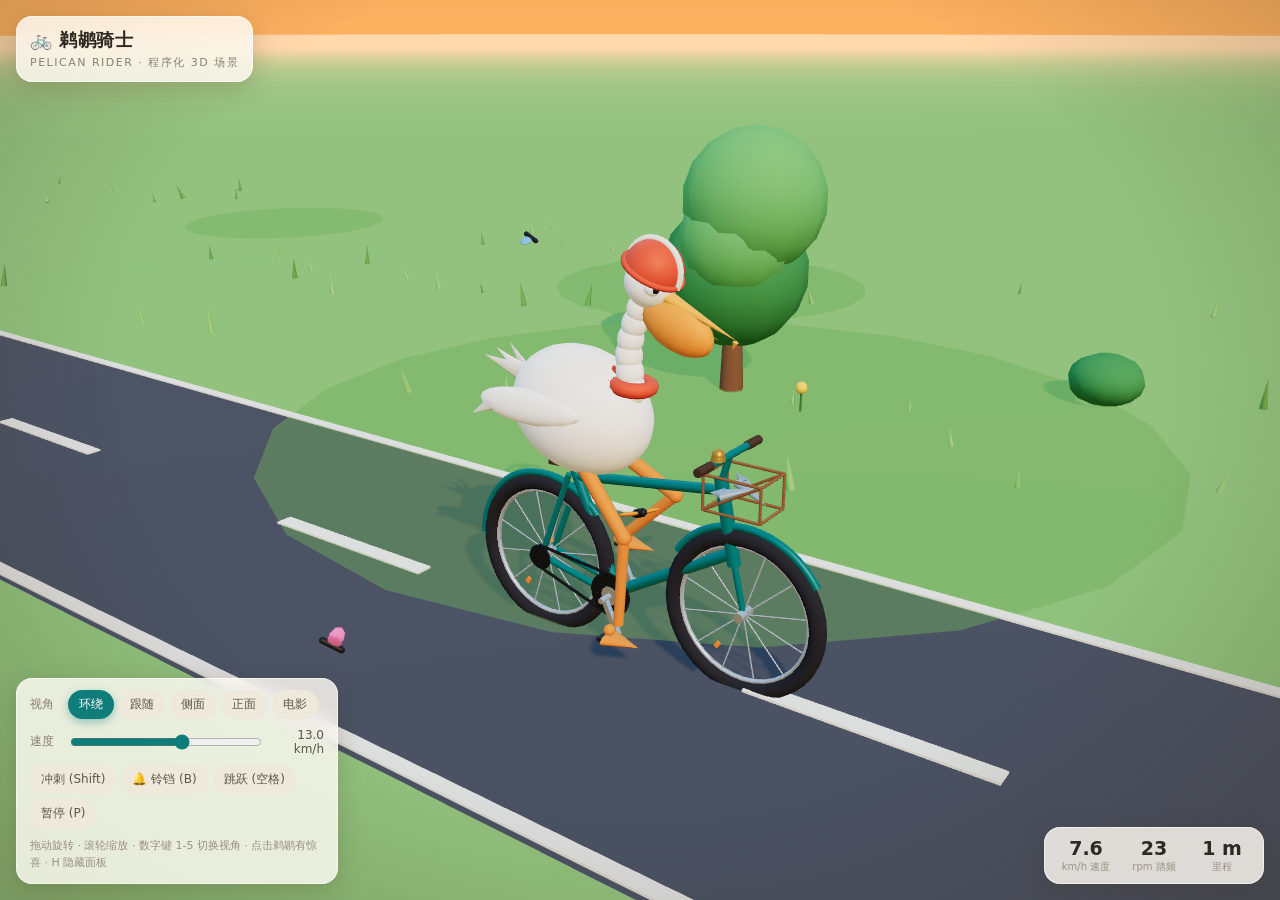
<file: demos/dsh-standard-glm5f.html>
<!DOCTYPE html>
<html lang="zh-CN">
<head>
<meta charset="utf-8">
<meta name="viewport" content="width=device-width, initial-scale=1, viewport-fit=cover">
<title>鹈鹕骑士 · Pelican Rider — 程序化 3D 场景</title>
<style>
  *{box-sizing:border-box}
  html,body{height:100%}
  body{margin:0;overflow:hidden;background:#1c1f26;color:#3a352c;
       font-family:'PingFang SC','Hiragino Sans GB','Microsoft YaHei',system-ui,-apple-system,sans-serif;
       -webkit-user-select:none;user-select:none}
  canvas{display:block}
  #vignette{position:fixed;inset:0;pointer-events:none;z-index:5;
    background:radial-gradient(ellipse at 50% 42%, transparent 58%, rgba(58,40,20,.26) 100%)}
  #ui{position:fixed;inset:0;pointer-events:none;z-index:10}
  .panel{position:absolute;background:rgba(255,252,244,.82);
    backdrop-filter:blur(10px);-webkit-backdrop-filter:blur(10px);
    border-radius:16px;padding:12px 14px;pointer-events:auto;
    box-shadow:0 6px 24px rgba(60,40,10,.18), inset 0 0 0 1px rgba(255,255,255,.55)}
  #title{top:16px;left:16px}
  #title h1{margin:0;font-size:18px;letter-spacing:.5px;color:#2e2a22}
  #title p{margin:3px 0 0;font-size:11px;color:#8a8071;letter-spacing:1.5px}
  #panel{left:16px;bottom:16px;width:322px;display:flex;flex-direction:column;gap:9px}
  .row{display:flex;align-items:center;gap:8px}
  .lbl{font-size:12px;color:#8a8071;flex:0 0 30px}
  .btns{display:flex;gap:5px;flex-wrap:wrap;flex:1}
  button{pointer-events:auto;border:none;border-radius:999px;padding:6px 11px;font-size:12px;
    background:#efe9dc;color:#5c554a;cursor:pointer;font-family:inherit;transition:all .15s}
  button:hover{background:#e5dcc9;transform:translateY(-1px)}
  button.on{background:#0f7d7a;color:#fff;box-shadow:0 3px 10px rgba(15,125,122,.4)}
  button:active{transform:translateY(1px)}
  input[type=range]{flex:1;accent-color:#0f7d7a;cursor:pointer}
  #speedVal{font-size:12px;font-variant-numeric:tabular-nums;width:52px;text-align:right;color:#5c554a}
  .hint{margin:0;font-size:11px;color:#9a9080;line-height:1.6}
  #stats{right:16px;bottom:16px;display:flex;gap:16px;padding:10px 16px}
  #stats div{display:flex;flex-direction:column;align-items:center;min-width:52px}
  #stats b{font-size:19px;font-variant-numeric:tabular-nums;color:#2e2a22}
  #stats i{font-style:normal;font-size:10px;color:#9a9080;margin-top:1px}
  #toast{position:absolute;left:50%;bottom:110px;transform:translateX(-50%) translateY(8px);
    background:rgba(40,36,30,.85);color:#fff8ec;padding:8px 18px;border-radius:999px;font-size:13px;
    opacity:0;transition:all .25s;pointer-events:none;white-space:nowrap}
  #toast.show{opacity:1;transform:translateX(-50%) translateY(0)}
  #loader{position:fixed;inset:0;z-index:50;display:flex;flex-direction:column;align-items:center;
    justify-content:center;gap:16px;background:linear-gradient(#aee0f5,#ffe9c4);transition:opacity .5s}
  #loader.hide{opacity:0;pointer-events:none}
  .spin{width:44px;height:44px;border-radius:50%;border:4px solid rgba(15,125,122,.2);
    border-top-color:#0f7d7a;animation:sp 1s linear infinite}
  @keyframes sp{to{transform:rotate(360deg)}}
  #loader p{color:#5c554a;font-size:14px;margin:0}
  @media (max-width:640px){ #panel{width:calc(100vw - 32px)} #title p{display:none} #stats{display:none} }
</style>
</head>
<body>
<div id="vignette"></div>

<div id="ui">
  <div id="title" class="panel">
    <h1>🚲 鹈鹕骑士</h1>
    <p>PELICAN RIDER · 程序化 3D 场景</p>
  </div>
  <div id="panel" class="panel">
    <div class="row">
      <span class="lbl">视角</span>
      <div class="btns" id="camBtns">
        <button data-mode="orbit" class="on">环绕</button>
        <button data-mode="follow">跟随</button>
        <button data-mode="side">侧面</button>
        <button data-mode="front">正面</button>
        <button data-mode="cine">电影</button>
      </div>
    </div>
    <div class="row">
      <span class="lbl">速度</span>
      <input id="speed" type="range" min="0" max="22" step="0.5" value="13">
      <span id="speedVal">13.0 km/h</span>
    </div>
    <div class="row">
      <div class="btns">
        <button id="sprintBtn">冲刺 (Shift)</button>
        <button id="bellBtn">🔔 铃铛 (B)</button>
        <button id="hopBtn">跳跃 (空格)</button>
        <button id="pauseBtn">暂停 (P)</button>
      </div>
    </div>
    <p class="hint">拖动旋转 · 滚轮缩放 · 数字键 1-5 切换视角 · 点击鹈鹕有惊喜 · H 隐藏面板</p>
  </div>
  <div id="stats" class="panel">
    <div><b id="stSpeed">0.0</b><i>km/h 速度</i></div>
    <div><b id="stCad">0</b><i>rpm 踏频</i></div>
    <div><b id="stDist">0 m</b><i>里程</i></div>
  </div>
  <div id="toast"></div>
</div>

<div id="loader"><div class="spin"></div><p>正在生成鹈鹕与自行车…</p></div>

<script type="module">
const $ = id => document.getElementById(id);
window.__errLog = [];
window.addEventListener('error', e => { window.__errLog.push(String(e.message || e.type)); });
window.addEventListener('unhandledrejection', e => window.__errLog.push('rej: ' + String(e.reason)));
function fatal(msg){
  const d = $('loader');
  d.innerHTML = '<p style="max-width:80vw;text-align:center">😔 ' + msg + '</p>';
  d.style.display = 'flex';
}

// ---------- 加载 Three.js（多 CDN 回退，优先本地同目录副本） ----------
async function loadThree(){
  const cands = [
    '../vendor/three-0.160.0.module.js',
    'https://cdn.jsdelivr.net/npm/three@0.160.0/build/three.module.js',
    'https://unpkg.com/three@0.160.0/build/three.module.js',
    'https://esm.sh/three@0.160.0'
  ];
  for(const u of cands){
    try{
      const m = await import(u);
      if(m && m.Scene) return m;
      if(m && m.default && m.default.Scene) return m.default;
    }catch(err){ console.warn('Three.js 加载失败:', u, err); }
  }
  throw new Error('Three.js 加载失败（本页面需联网加载渲染库）');
}

try{ main(await loadThree()); }
catch(err){ fatal('初始化失败：' + err.message); }

function main(THREE){
'use strict';

// ============================================================
// 基础：渲染器 / 场景 / 相机 / 灯光
// ============================================================
let renderer;
try{
  renderer = new THREE.WebGLRenderer({ antialias:true });
}catch(e){ fatal('当前浏览器不支持 WebGL'); return; }
renderer.setSize(innerWidth, innerHeight);
renderer.setPixelRatio(Math.min(devicePixelRatio, 2));
renderer.shadowMap.enabled = true;
renderer.shadowMap.type = THREE.PCFSoftShadowMap;
renderer.outputColorSpace = THREE.SRGBColorSpace;
renderer.toneMapping = THREE.ACESFilmicToneMapping;
renderer.toneMappingExposure = 1.05;
document.body.appendChild(renderer.domElement);

const scene = new THREE.Scene();
scene.fog = new THREE.Fog(0xffd9ac, 26, 130);

const camera = new THREE.PerspectiveCamera(42, innerWidth/innerHeight, 0.1, 500);
camera.position.set(2.4, 2.3, 4.0);

// ---- 环境反射（程序化小场景 → PMREM）----
try{
  const pmrem = new THREE.PMREMGenerator(renderer);
  const envSc = new THREE.Scene();
  envSc.add(new THREE.Mesh(new THREE.SphereGeometry(50, 16, 12),
    new THREE.MeshBasicMaterial({ color:0x9ec7ec, side:THREE.BackSide })));
  const eg = new THREE.Mesh(new THREE.CircleGeometry(50, 24),
    new THREE.MeshBasicMaterial({ color:0x8f7c55 }));
  eg.rotation.x = -Math.PI/2; eg.position.y = -2; envSc.add(eg);
  const esun = new THREE.Mesh(new THREE.SphereGeometry(6, 12, 8),
    new THREE.MeshBasicMaterial({ color:0xfff1d0 }));
  esun.position.set(20, 18, 14); envSc.add(esun);
  scene.environment = pmrem.fromScene(envSc, 0.06).texture;
  pmrem.dispose();
}catch(e){ console.warn('环境反射生成失败(忽略)', e); }

// ---- 灯光 ----
const hemi = new THREE.HemisphereLight(0xbcd8f5, 0xb8a06e, 0.55);
scene.add(hemi);
const sun = new THREE.DirectionalLight(0xffd2a0, 2.3);
sun.position.set(4.2, 3.8, 3.0);
sun.castShadow = true;
sun.shadow.mapSize.set(2048, 2048);
sun.shadow.camera.left = -9; sun.shadow.camera.right = 9;
sun.shadow.camera.top = 9;   sun.shadow.camera.bottom = -9;
sun.shadow.camera.near = 0.5; sun.shadow.camera.far = 30;
sun.shadow.bias = -0.00035;
sun.shadow.normalBias = 0.025;
scene.add(sun); scene.add(sun.target);
const fill = new THREE.DirectionalLight(0x9db8e8, 0.28);
fill.position.set(-5, 4, -3.5);
scene.add(fill);

// ---- 天空穹顶（Shader 渐变 + 太阳光晕）----
const skyMat = new THREE.ShaderMaterial({
  side: THREE.BackSide, depthWrite:false,
  uniforms:{
    topColor:{ value:new THREE.Color(0x7fb4de) },
    midColor:{ value:new THREE.Color(0xf7cf9a) },
    botColor:{ value:new THREE.Color(0xffdba8) },
    sunDir:{ value:new THREE.Vector3(4.2,3.8,3.0).normalize() },
    sunColor:{ value:new THREE.Color(0xfff3d6) }
  },
  vertexShader:`varying vec3 vDir;
    void main(){ vDir = position;
      gl_Position = projectionMatrix * modelViewMatrix * vec4(position,1.0); }`,
  fragmentShader:`varying vec3 vDir;
    uniform vec3 topColor, midColor, botColor, sunDir, sunColor;
    void main(){
      vec3 d = normalize(vDir);
      float h = d.y;
      vec3 col = mix(botColor, midColor, smoothstep(-0.05, 0.18, h));
      col = mix(col, topColor, smoothstep(0.18, 0.62, h));
      float s = max(dot(d, normalize(sunDir)), 0.0);
      col += sunColor * (pow(s, 600.0)*1.15 + pow(s, 40.0)*0.22);
      gl_FragColor = vec4(col, 1.0);
    }`
});
scene.add(new THREE.Mesh(new THREE.SphereGeometry(180, 32, 18), skyMat));

// ============================================================
// 工具
// ============================================================
const V = (x,y,z) => new THREE.Vector3(x,y,z);
const clamp = THREE.MathUtils.clamp;
const rand = (a,b) => a + Math.random()*(b-a);
const pick = arr => arr[Math.floor(Math.random()*arr.length)];
const wrap = (v,m) => ((v+m)%(2*m)+2*m)%(2*m)-m;

function tube(a, b, r, mat, r2){
  const dir = new THREE.Vector3().subVectors(b, a);
  const len = dir.length();
  const mesh = new THREE.Mesh(new THREE.CylinderGeometry(r2!==undefined?r2:r, r, len, 10), mat);
  mesh.position.copy(a).addScaledVector(dir, 0.5);
  mesh.quaternion.setFromUnitVectors(V(0,1,0), dir.clone().normalize());
  mesh.castShadow = true;
  return mesh;
}
function shadowize(root){ root.traverse(o => { if(o.isMesh){ o.castShadow = true; } }); }

// ---------- 材质 ----------
const matFrame  = new THREE.MeshStandardMaterial({ color:0x0f7f7b, roughness:0.32, metalness:0.35 });
const matTire   = new THREE.MeshStandardMaterial({ color:0x2b2a2f, roughness:0.92 });
const matMetal  = new THREE.MeshStandardMaterial({ color:0xd6dade, roughness:0.26, metalness:0.9 });
const matSaddle = new THREE.MeshStandardMaterial({ color:0x4a3527, roughness:0.7 });
const matWood   = new THREE.MeshStandardMaterial({ color:0x8a5a33, roughness:0.8 });
const matCream  = new THREE.MeshStandardMaterial({ color:0xf2ead8, roughness:0.6 });
const matRed    = new THREE.MeshStandardMaterial({ color:0xd94f30, roughness:0.55 });
const matWhite  = new THREE.MeshStandardMaterial({ color:0xf7f2e7, roughness:0.68 });
const matGrayW  = new THREE.MeshStandardMaterial({ color:0xd9d3c6, roughness:0.7 });
const matBeak   = new THREE.MeshStandardMaterial({ color:0xf2a23a, roughness:0.5 });
const matPouch  = new THREE.MeshStandardMaterial({ color:0xef8f33, roughness:0.55 });
const matLegs   = new THREE.MeshStandardMaterial({ color:0xe07f2e, roughness:0.6 });
const matBlack  = new THREE.MeshStandardMaterial({ color:0x1d1d1f, roughness:0.4 });
const matGlint  = new THREE.MeshBasicMaterial({ color:0xffffff });
const matGold   = new THREE.MeshStandardMaterial({ color:0xd9a43c, roughness:0.3, metalness:0.8 });
const matChain  = new THREE.MeshStandardMaterial({ color:0x2b2b2b, roughness:0.5, metalness:0.6 });
const matOrange = new THREE.MeshStandardMaterial({ color:0xff7a1a, roughness:0.4 });
const matFish   = new THREE.MeshStandardMaterial({ color:0x9db6c6, roughness:0.35, metalness:0.4 });

// ============================================================
// 全局运动状态
// ============================================================
const W = {
  wheelR:0.34, rearX:-0.52, frontX:0.52,
  bbX:-0.12, bbY:0.26, crankLen:0.165,
  seatX:-0.36, seatY:0.80,
  headPivotX:0.40, headPivotY:0.90,
  gear:2.6
};
const LEG = { L1:0.44, L2:0.42, hipX:-0.285, hipY:0.925, hipZ:0.095, footZ:0.16, ankleH:0.045 };

const state = {
  baseSpeed:13/3.6, speed:0, sprint:false, paused:false,
  dist:0, wheelAng:0, cr:0,          // cr = 曲柄角
  hopT:1, squash:0, bellT:0,
  yaw:0, pitch:0, mouseNDC:{x:0,y:0}, mouseT:-10,
  blinkNext:2.5, blinkT:1,
  mode:'orbit'
};

// ============================================================
// 环境：地面 / 道路 / 周期滚动景物 / 云 / 蝴蝶
// ============================================================
const P = 45; // 景物循环周期（米）

const ground = new THREE.Mesh(new THREE.CircleGeometry(260, 48),
  new THREE.MeshStandardMaterial({ color:0x77b25a, roughness:1 }));
ground.rotation.x = -Math.PI/2;
ground.receiveShadow = true;
scene.add(ground);

const road = new THREE.Mesh(new THREE.PlaneGeometry(520, 2.6),
  new THREE.MeshStandardMaterial({ color:0x4b4d53, roughness:0.95 }));
road.rotation.x = -Math.PI/2; road.position.y = 0.005;
road.receiveShadow = true;
scene.add(road);
for(const s of [-1, 1]){
  const line = new THREE.Mesh(new THREE.BoxGeometry(520, 0.012, 0.07), matCream);
  line.position.set(0, 0.012, s*1.24);
  scene.add(line);
}

// ---- 一个周期的路旁景物 ----
const trunkMat = new THREE.MeshStandardMaterial({ color:0x7b5636, roughness:0.9 });
const leafMats = [0x4c9a4f, 0x5fae5c, 0x3f8a47].map(c => new THREE.MeshStandardMaterial({ color:c, roughness:0.85 }));
const rockMat  = new THREE.MeshStandardMaterial({ color:0x9a938a, roughness:0.95 });
const flowerMats = [0xf06a8a, 0xf5c542, 0xe8834f, 0xc06ad9].map(c => new THREE.MeshStandardMaterial({ color:c, roughness:0.6 }));

function buildPeriod(){
  const g = new THREE.Group();
  // 路中虚线
  const dashGeo = new THREE.BoxGeometry(1.1, 0.012, 0.09);
  for(let i=0;i<15;i++){
    const d = new THREE.Mesh(dashGeo, matCream);
    d.position.set(-P/2 + i*3 + 0.6, 0.012, 0);
    g.add(d);
  }
  // 草地深浅斑块
  for(let i=0;i<8;i++){
    const r = rand(1.2, 3.6);
    const p = new THREE.Mesh(new THREE.CircleGeometry(r, 20),
      new THREE.MeshStandardMaterial({ color:0x5f9a45, roughness:1, transparent:true, opacity:0.45, depthWrite:false }));
    p.rotation.x = -Math.PI/2;
    p.position.set(rand(-P/2, P/2), 0.008 + i*0.0004, (Math.random()<0.5?-1:1)*rand(2.0, 8));
    p.renderOrder = 1;
    g.add(p);
  }
  // 树
  function tree(x, z, s){
    const t = new THREE.Group();
    const trunk = new THREE.Mesh(new THREE.CylinderGeometry(0.05*s, 0.08*s, 0.7*s, 8), trunkMat);
    trunk.position.y = 0.35*s; trunk.castShadow = true;
    t.add(trunk);
    const n = 3;
    for(let i=0;i<n;i++){
      const b = new THREE.Mesh(new THREE.SphereGeometry(rand(0.32,0.5)*s, 12, 9), pick(leafMats));
      b.position.set(rand(-0.16,0.16)*s, (0.75+i*0.24)*s, rand(-0.16,0.16)*s);
      b.castShadow = true;
      t.add(b);
    }
    t.position.set(x, 0, z);
    g.add(t);
  }
  // 灌木
  function bush(x, z, s){
    const b = new THREE.Mesh(new THREE.SphereGeometry(0.3*s, 10, 8), pick(leafMats));
    b.scale.y = 0.7; b.position.set(x, 0.18*s, z); b.castShadow = true;
    g.add(b);
  }
  // 岩石
  function rock(x, z, s){
    const r = new THREE.Mesh(new THREE.DodecahedronGeometry(0.22*s, 0), rockMat);
    r.position.set(x, 0.12*s, z);
    r.rotation.set(rand(0,3), rand(0,3), rand(0,3));
    r.castShadow = true;
    g.add(r);
  }
  // 花
  function flower(x, z){
    const f = new THREE.Group();
    const stem = new THREE.Mesh(new THREE.CylinderGeometry(0.008, 0.008, 0.16, 5),
      new THREE.MeshStandardMaterial({ color:0x3f7a38, roughness:0.8 }));
    stem.position.y = 0.08; f.add(stem);
    const head = new THREE.Mesh(new THREE.SphereGeometry(0.045, 8, 6), pick(flowerMats));
    head.position.y = 0.18; f.add(head);
    f.position.set(x, 0, z);
    g.add(f);
  }
  for(let i=0;i<7;i++) tree(rand(-P/2, P/2), (Math.random()<0.5?-1:1)*rand(2.6, 7.5), rand(0.8, 1.6));
  for(let i=0;i<5;i++) bush(rand(-P/2, P/2), (Math.random()<0.5?-1:1)*rand(1.9, 5), rand(0.7, 1.5));
  for(let i=0;i<3;i++) rock(rand(-P/2, P/2), (Math.random()<0.5?-1:1)*rand(1.8, 6), rand(0.6, 1.4));
  for(let i=0;i<10;i++) flower(rand(-P/2, P/2), (Math.random()<0.5?-1:1)*rand(1.7, 4));
  // 实例化草丛
  const m4 = new THREE.Matrix4(), q = new THREE.Quaternion(), e = new THREE.Euler(), sv = new THREE.Vector3();
  function grass(mat, count){
    const inst = new THREE.InstancedMesh(new THREE.ConeGeometry(0.02, 0.15, 5), mat, count);
    for(let i=0;i<count;i++){
      const z = (Math.random()<0.5?-1:1)*rand(1.7, 8.5);
      const s = rand(0.7, 1.7);
      e.set(rand(-0.25,0.25), rand(0,Math.PI), rand(-0.25,0.25));
      q.setFromEuler(e);
      m4.compose(V(rand(-P/2,P/2), 0.075*s, z), q, sv.set(s,s,s));
      inst.setMatrixAt(i, m4);
    }
    inst.instanceMatrix.needsUpdate = true;
    g.add(inst);
  }
  grass(new THREE.MeshStandardMaterial({ color:0x7fc063, roughness:0.9 }), 130);
  grass(new THREE.MeshStandardMaterial({ color:0x5e9c47, roughness:0.9 }), 90);
  return g;
}
const world = new THREE.Group();
const periodA = buildPeriod(), periodB = buildPeriod();
const pB1 = periodB.clone(); pB1.position.x = P;
const pA2 = periodA.clone(); pA2.position.x = 2*P;
const pB2 = periodB.clone(); pB2.position.x = -P;
world.add(periodA, pB1, pA2, pB2);
scene.add(world);

// ---- 云 ----
const cloudMat = new THREE.MeshStandardMaterial({ color:0xffffff, roughness:1, emissive:0xfff4e0, emissiveIntensity:0.12 });
const clouds = [];
for(let i=0;i<5;i++){
  const c = new THREE.Group();
  const n = 4 + Math.floor(Math.random()*3);
  for(let k=0;k<n;k++){
    const s = new THREE.Mesh(new THREE.SphereGeometry(rand(0.6,1.3), 10, 8), cloudMat);
    s.scale.y = rand(0.5, 0.7);
    s.position.set(k*rand(0.7,1.1) - n*0.4, rand(-0.2,0.25), rand(-0.3,0.3));
    c.add(s);
  }
  c.scale.setScalar(rand(1.8, 3.4));
  c.position.set(rand(-60,60), rand(11, 20), (Math.random()<0.5?-1:1)*rand(13, 26));
  scene.add(c);
  clouds.push({ g:c, x0:c.position.x, sp:rand(0.14, 0.3) });
}

// ---- 蝴蝶（伴随骑士飞舞）----
function buildButterfly(color){
  const g = new THREE.Group();
  const bodyGeo = new THREE.CapsuleGeometry(0.012, 0.06, 3, 6);
  bodyGeo.rotateX(Math.PI/2);
  g.add(new THREE.Mesh(bodyGeo, matBlack));
  const wingGeo = new THREE.SphereGeometry(1, 8, 6);
  const wmat = new THREE.MeshStandardMaterial({ color, roughness:0.6, side:THREE.DoubleSide });
  const wL = new THREE.Group(), wR = new THREE.Group();
  const mL = new THREE.Mesh(wingGeo, wmat); mL.scale.set(0.032, 0.006, 0.024); mL.position.x = 0.028;
  const mR = new THREE.Mesh(wingGeo, wmat); mR.scale.set(0.032, 0.006, 0.024); mR.position.x = -0.028;
  wL.add(mL); wR.add(mR);
  g.add(wL, wR);
  scene.add(g);
  return { g, wL, wR };
}
const butterflies = [
  { b:buildButterfly(0xf08c2e), c:V(1.5, 1.25, 1.0),  rx:0.9, rz:0.7, s:0.5,  ph:0.0 },
  { b:buildButterfly(0x5fa8e0), c:V(-0.6, 1.5, -1.2), rx:0.7, rz:0.9, s:0.62, ph:2.1 },
  { b:buildButterfly(0xe06fa8), c:V(0.2, 1.05, 1.35), rx:0.5, rz:0.6, s:0.75, ph:4.0 }
];

// ---- 灰尘粒子 ----
const dusts = [];
const dustGeo = new THREE.IcosahedronGeometry(0.03, 0);
for(let i=0;i<26;i++){
  const m = new THREE.Mesh(dustGeo, new THREE.MeshBasicMaterial({ color:0xd9c9ab, transparent:true, opacity:0 }));
  m.visible = false;
  scene.add(m);
  dusts.push({ m, life:0, max:1, v:new THREE.Vector3() });
}
let dustAcc = 0;
function spawnDust(pos, burst){
  const d = dusts.find(d => d.life <= 0);
  if(!d) return;
  d.max = d.life = rand(0.55, 0.85);
  d.m.visible = true;
  d.m.position.set(pos.x + rand(-0.06,0.06), 0.03, pos.z + rand(-0.1,0.1));
  d.v.set(-(0.6 + state.speed*0.5) + rand(0,0.4), rand(0.3,0.8), rand(-0.4,0.4));
  if(burst){ d.v.multiplyScalar(1.3); d.v.y += 0.7; }
}

// ============================================================
// 自行车（全程序化建模）
// ============================================================
const bike = new THREE.Group();
scene.add(bike);

const BB = V(W.bbX, W.bbY, 0);
const seatTop = V(W.seatX, W.seatY, 0);
const rearHub = V(W.rearX, W.wheelR, 0);

// ---- 车轮 ----
function buildWheel(withCog){
  const g = new THREE.Group();
  const tire = new THREE.Mesh(new THREE.TorusGeometry(0.34, 0.036, 14, 36), matTire);
  tire.castShadow = true;
  g.add(tire);
  g.add(new THREE.Mesh(new THREE.TorusGeometry(0.302, 0.011, 8, 36), matMetal));
  const hub = new THREE.Mesh(new THREE.CylinderGeometry(0.022, 0.022, 0.09, 10), matMetal);
  hub.rotation.x = Math.PI/2;
  g.add(hub);
  for(let i=0;i<6;i++){
    const sp = new THREE.Mesh(new THREE.CylinderGeometry(0.0035, 0.0035, 0.6, 5), matMetal);
    sp.rotation.z = i*Math.PI/6;
    g.add(sp);
  }
  const ref = new THREE.Mesh(new THREE.BoxGeometry(0.03, 0.02, 0.008), matOrange);
  ref.position.set(0.14, 0.14, 0.02); ref.rotation.z = Math.PI/4;
  g.add(ref);
  if(withCog){
    const cog = new THREE.Mesh(new THREE.CylinderGeometry(0.055, 0.055, 0.012, 18), matChain);
    cog.rotation.x = Math.PI/2;
    cog.position.z = 0.058;
    g.add(cog);
  }
  return g;
}
const wheelR = buildWheel(true);
wheelR.position.copy(rearHub);
bike.add(wheelR);
const wheelF = buildWheel(false);

// ---- 转向组（前叉 + 把手 + 前轮 + 车筐）----
const steerG = new THREE.Group();
steerG.position.set(W.headPivotX, W.headPivotY, 0);
bike.add(steerG);
wheelF.position.set(0.12, -0.56, 0);
steerG.add(wheelF);
steerG.add(tube(V(0.07,-0.35,0), V(0.12,-0.56,0), 0.014, matFrame));       // 前叉
steerG.add(tube(V(0.005,0.02,0), V(0.03,0.115,0), 0.015, matFrame));       // 把立
const bar = new THREE.Mesh(new THREE.CylinderGeometry(0.015, 0.015, 0.46, 10), matFrame);
bar.rotation.x = Math.PI/2;
bar.position.set(0.03, 0.118, 0);
bar.castShadow = true;
steerG.add(bar);
for(const s of [-1,1]){
  const grip = new THREE.Mesh(new THREE.CylinderGeometry(0.019, 0.019, 0.1, 8), matSaddle);
  grip.rotation.x = Math.PI/2;
  grip.position.set(0.03, 0.118, s*0.19);
  steerG.add(grip);
}
// 挡泥板
function fender(parent, x, y, arc, rot){
  const f = new THREE.Mesh(new THREE.TorusGeometry(0.385, 0.017, 8, 24, arc), matFrame);
  f.position.set(x, y, 0);
  f.rotation.z = rot;
  f.castShadow = true;
  parent.add(f);
}
fender(steerG, 0.12, -0.56, 2.0, Math.PI/2 - 1.0);
fender(bike, rearHub.x, rearHub.y, 2.4, Math.PI/2 - 0.85);
// 车铃
const bell = new THREE.Group();
const bellBody = new THREE.Mesh(new THREE.CylinderGeometry(0.026, 0.03, 0.022, 12), matGold);
const bellTop = new THREE.Mesh(new THREE.SphereGeometry(0.026, 12, 8, 0, Math.PI*2, 0, Math.PI/2), matGold);
bellTop.position.y = 0.011;
bell.add(bellBody, bellTop);
bell.position.set(0.045, 0.145, 0.11);
steerG.add(bell);
// 车筐 + 鱼
const basket = new THREE.Group();
{
  const w = 0.26, h = 0.15, d = 0.19, r = 0.006;
  const pts = [
    V(-w/2,-h/2,-d/2), V(w/2,-h/2,-d/2), V(w/2,-h/2,d/2), V(-w/2,-h/2,d/2),
    V(-w/2, h/2,-d/2), V(w/2, h/2,-d/2), V(w/2, h/2,d/2), V(-w/2, h/2,d/2)
  ];
  const edges = [[0,1],[1,2],[2,3],[3,0],[4,5],[5,6],[6,7],[7,4],[0,4],[1,5],[2,6],[3,7],[0,5],[3,6]];
  for(const [a,b] of edges) basket.add(tube(pts[a], pts[b], r, matWood));
  for(const s of [-1,1]){
    const fish = new THREE.Group();
    const bodyGeo = new THREE.ConeGeometry(0.04, 0.17, 8);
    bodyGeo.rotateZ(-Math.PI/2);
    const body = new THREE.Mesh(bodyGeo, matFish);
    body.scale.set(1, 0.55, 1);
    const tailGeo = new THREE.ConeGeometry(0.032, 0.06, 6);
    const tail = new THREE.Mesh(tailGeo, matFish);
    tail.rotation.z = Math.PI/2.6;
    tail.position.set(-0.1, 0.012, 0);
    tail.scale.set(1, 1, 0.4);
    fish.add(body, tail);
    fish.position.set(0.02, s*0.02, s*0.045);
    fish.rotation.set(0, s*0.4, s*0.28);
    basket.add(fish);
  }
}
basket.position.set(0.1, -0.02, 0);
steerG.add(basket);

// ---- 车架 ----
bike.add(tube(BB, seatTop, 0.024, matFrame));                                   // 座管
bike.add(tube(BB, V(0.455, 0.60, 0), 0.026, matFrame));                         // 下管
bike.add(tube(V(-0.345, 0.755, 0), V(0.405, 0.865, 0), 0.022, matFrame));       // 上管
bike.add(tube(V(0.395, 0.92, 0), V(0.47, 0.55, 0), 0.03, matFrame));            // 头管
for(const s of [-1,1]){
  bike.add(tube(V(BB.x, BB.y, s*0.045), V(rearHub.x, rearHub.y, s*0.045), 0.016, matFrame)); // 后下叉
  bike.add(tube(V(rearHub.x, rearHub.y, s*0.045), V(-0.352, 0.775, s*0.045), 0.014, matFrame)); // 后上叉
}
const saddle = new THREE.Mesh(new THREE.BoxGeometry(0.21, 0.04, 0.095), matSaddle);
saddle.position.set(W.seatX, W.seatY + 0.025, 0);
saddle.rotation.z = 0.06;
saddle.castShadow = true;
bike.add(saddle);
// 后反光片
const rearRef = new THREE.Mesh(new THREE.BoxGeometry(0.035, 0.05, 0.012), matOrange);
rearRef.position.set(rearHub.x - 0.03, rearHub.y + 0.05, -0.05);
bike.add(rearRef);

// ---- 中轴 / 曲柄 / 脚踏 / 链条 ----
const axle = new THREE.Mesh(new THREE.CylinderGeometry(0.014, 0.014, 0.26, 8), matMetal);
axle.rotation.x = Math.PI/2;
axle.position.copy(BB);
bike.add(axle);

const chainring = new THREE.Group();
const ringDisc = new THREE.Mesh(new THREE.CylinderGeometry(0.1, 0.1, 0.012, 24), matChain);
ringDisc.rotation.x = Math.PI/2;
const ringHub = new THREE.Mesh(new THREE.CylinderGeometry(0.045, 0.045, 0.016, 12), matMetal);
ringHub.rotation.x = Math.PI/2;
chainring.add(ringDisc, ringHub);
chainring.position.set(BB.x, BB.y, 0.058);
bike.add(chainring);

function buildCrank(z){
  const g = new THREE.Group();
  g.position.set(BB.x, BB.y, z);
  const armGeo = new THREE.BoxGeometry(0.17, 0.024, 0.024);
  armGeo.translate(0.0825, 0, 0);
  const arm = new THREE.Mesh(armGeo, matMetal);
  arm.castShadow = true;
  g.add(arm);
  const pedal = new THREE.Group();
  pedal.position.set(W.crankLen, 0, z > 0 ? 0.06 : -0.06);
  const plate = new THREE.Mesh(new THREE.BoxGeometry(0.095, 0.016, 0.06), matBlack);
  plate.castShadow = true;
  pedal.add(plate);
  const pref = new THREE.Mesh(new THREE.CylinderGeometry(0.014, 0.014, 0.006, 10), matOrange);
  pref.rotation.x = Math.PI/2;
  pref.position.z = z > 0 ? 0.033 : -0.033;
  pedal.add(pref);
  const spindle = new THREE.Mesh(new THREE.CylinderGeometry(0.008, 0.008, 0.07, 8), matMetal);
  spindle.rotation.x = Math.PI/2;
  pedal.add(spindle);
  g.add(pedal);
  bike.add(g);
  return { g, pedal };
}
const crankR = buildCrank(0.10);
const crankL = buildCrank(-0.10);

// 链条（上/下直段 + 两端半环）
bike.add(tube(V(BB.x, BB.y + 0.10, 0.058), V(rearHub.x, rearHub.y + 0.055, 0.058), 0.007, matChain));
bike.add(tube(V(BB.x, BB.y - 0.10, 0.058), V(rearHub.x, rearHub.y - 0.055, 0.058), 0.007, matChain));
const chainArc1 = new THREE.Mesh(new THREE.TorusGeometry(0.1, 0.007, 6, 20, Math.PI), matChain);
chainArc1.position.set(BB.x, BB.y, 0.058);
bike.add(chainArc1);
const chainArc2 = new THREE.Mesh(new THREE.TorusGeometry(0.055, 0.007, 6, 16, Math.PI), matChain);
chainArc2.position.set(rearHub.x, rearHub.y, 0.058);
chainArc2.rotation.z = Math.PI;
bike.add(chainArc2);

// ============================================================
// 鹈鹕（全程序化建模）
// ============================================================
const bodyBase = V(-0.31, 1.05, 0);
const bodyG = new THREE.Group();
bodyG.position.copy(bodyBase);
bike.add(bodyG);

const bodyMesh = new THREE.Mesh(new THREE.SphereGeometry(1, 24, 18), matWhite);
bodyMesh.scale.set(0.34, 0.27, 0.245);
bodyMesh.position.set(0, 0.03, 0);
bodyMesh.rotation.z = -0.18;
bodyG.add(bodyMesh);
const chest = new THREE.Mesh(new THREE.SphereGeometry(0.2, 18, 14), matWhite);
chest.scale.set(0.9, 0.72, 0.85);
chest.position.set(0.15, -0.02, 0);
chest.rotation.z = -0.25;
bodyG.add(chest);

// 尾羽
const tailG = new THREE.Group();
tailG.position.set(-0.30, 0.10, 0);
for(let i=0;i<3;i++){
  const f = new THREE.Mesh(new THREE.ConeGeometry(0.05, 0.24, 8), i===1?matWhite:matGrayW);
  f.scale.z = 0.4;
  f.position.set(-0.1, 0.03, (i-1)*0.045);
  f.rotation.z = [1.05, 1.2, 1.35][i];
  f.rotation.y = (i-1)*0.25;
  tailG.add(f);
}
bodyG.add(tailG);

// 翅膀
function buildWing(side){ // side: +1 右(z+) / -1 左
  const w = new THREE.Group();
  w.position.set(0.02, 0.07, side*0.205);
  const main = new THREE.Mesh(new THREE.SphereGeometry(1, 16, 10), matWhite);
  main.scale.set(0.27, 0.075, 0.05);
  main.position.set(-0.14, 0, side*0.01);
  w.add(main);
  const tipGeo = new THREE.ConeGeometry(0.035, 0.14, 8);
  for(let i=0;i<3;i++){
    const t = new THREE.Mesh(tipGeo, matGrayW);
    t.scale.z = 0.4;
    t.position.set(-0.33 - i*0.02, -0.015 - i*0.012, side*(0.005 + i*0.014));
    t.rotation.z = 1.9 + i*0.1;
    w.add(t);
  }
  bodyG.add(w);
  return w;
}
const wingR = buildWing(1), wingL = buildWing(-1);

// 脖子（密集重叠椭球链，连成光滑脖颈）
const NECK_SP = 0.07;
const neckBase = new THREE.Group();
neckBase.position.set(0.25, 0.155, 0);
bodyG.add(neckBase);
const neckRest = [0.22, 0.04, -0.16, -0.20, -0.12, -0.02, 0.02];
const neckSegs = [];
let parent = neckBase;
for(let i=0;i<7;i++){
  const seg = new THREE.Group();
  seg.position.y = i === 0 ? 0 : NECK_SP;
  seg.rotation.z = neckRest[i];
  const m = new THREE.Mesh(new THREE.SphereGeometry(0.062 - i*0.0018, 12, 9), matWhite);
  m.scale.set(1, 1.25, 1);
  m.position.y = NECK_SP/2;
  seg.add(m);
  parent.add(seg);
  neckSegs.push(seg);
  parent = seg;
}
// 围巾（围脖 + 两条飘带）
const scarfRing = new THREE.Mesh(new THREE.TorusGeometry(0.075, 0.032, 10, 18), matRed);
scarfRing.rotation.x = Math.PI/2;
scarfRing.position.y = 0.05;
neckBase.add(scarfRing);
const scarfTails = [];
for(const [z, ph] of [[0.03, 0], [-0.03, 1.6]]){
  const chain = [];
  let p = neckBase;
  for(let i=0;i<4;i++){
    const seg = new THREE.Group();
    seg.position.set(i === 0 ? -0.075 : 0, i === 0 ? 0.035 : -0.07, i === 0 ? z : 0);
    const geo = new THREE.BoxGeometry(0.055, 0.075, 0.012);
    geo.translate(0, -0.0375, 0);
    const m = new THREE.Mesh(geo, matRed);
    seg.add(m);
    p.add(seg);
    chain.push(seg);
    p = seg;
  }
  scarfTails.push({ chain, ph });
}

// 头部
const head = new THREE.Group();
parent.add(head);       // 挂在最后一节脖子末端
const skull = new THREE.Mesh(new THREE.SphereGeometry(0.105, 20, 16), matWhite);
skull.scale.set(1.06, 0.94, 0.92);
skull.position.set(0.012, 0.015, 0);
head.add(skull);
// 眼睛
const eyeL = new THREE.Group(), eyeR = new THREE.Group();
for(const [grp, s] of [[eyeR, 1], [eyeL, -1]]){
  const white = new THREE.Mesh(new THREE.SphereGeometry(0.037, 12, 10), new THREE.MeshStandardMaterial({ color:0xffffff, roughness:0.25 }));
  white.position.set(0.068, 0.044, s*0.074);
  const pupil = new THREE.Mesh(new THREE.SphereGeometry(0.018, 10, 8), matBlack);
  pupil.position.set(0.088, 0.046, s*0.085);
  const glint = new THREE.Mesh(new THREE.SphereGeometry(0.007, 6, 5), matGlint);
  glint.position.set(0.096, 0.057, s*0.091);
  grp.add(white, pupil, glint);
  head.add(grp);
}
// 嘴 + 喉囊
const beakG = new THREE.Group();
beakG.position.set(0.105, -0.005, 0);
const upperGeo = new THREE.ConeGeometry(0.05, 0.36, 10);
upperGeo.rotateZ(-Math.PI/2);
const upper = new THREE.Mesh(upperGeo, matBeak);
upper.scale.set(1, 0.55, 0.8);
upper.position.set(0.17, 0.012, 0);
const hookGeo = new THREE.ConeGeometry(0.013, 0.035, 6);
hookGeo.rotateZ(Math.PI);
const hook = new THREE.Mesh(hookGeo, matBeak);
hook.position.set(0.345, -0.012, 0);
const lowerGeo = new THREE.ConeGeometry(0.028, 0.28, 8);
lowerGeo.rotateZ(-Math.PI/2);
const lower = new THREE.Mesh(lowerGeo, matBeak);
lower.scale.set(1, 0.5, 0.6);
lower.position.set(0.145, -0.028, 0);
const pouch = new THREE.Mesh(new THREE.SphereGeometry(0.1, 16, 12), matPouch);
pouch.scale.set(1.75, 1.0, 0.72);
pouch.position.set(0.09, -0.075, 0);
beakG.add(upper, hook, lower, pouch);
head.add(beakG);
// 头顶呆毛
for(let i=0;i<3;i++){
  const c = new THREE.Mesh(new THREE.ConeGeometry(0.016, 0.09, 6), matWhite);
  c.position.set(-0.075, 0.095, (i-1)*0.03);
  c.rotation.z = 2.1;
  c.rotation.y = (i-1)*0.4;
  head.add(c);
}
// 头盔
const helmet = new THREE.Group();
const dome = new THREE.Mesh(new THREE.SphereGeometry(0.125, 20, 12, 0, Math.PI*2, 0, Math.PI/2), matRed);
const brim = new THREE.Mesh(new THREE.TorusGeometry(0.127, 0.012, 8, 24), matRed);
brim.rotation.x = Math.PI/2;
const stripe = new THREE.Mesh(new THREE.TorusGeometry(0.128, 0.014, 8, 16, Math.PI), matCream);
helmet.add(dome, brim, stripe);
helmet.position.set(0.005, 0.07, 0);
helmet.rotation.z = -0.1;
head.add(helmet);

// 腿（IK，两段），固定在自行车坐标系
const riderRoot = new THREE.Group();   // 用于点击拾取
bike.add(riderRoot);
riderRoot.add(bodyG);
const legsG = new THREE.Group();
riderRoot.add(legsG);

function segGeo(len, rTop, rBot){
  const g = new THREE.CylinderGeometry(rTop, rBot, len, 10);
  g.translate(0, -len/2, 0);   // 顶端为轴心
  return g;
}
function buildLeg(side){
  const thigh = new THREE.Mesh(segGeo(LEG.L1, 0.036, 0.03), matLegs);
  const shin  = new THREE.Mesh(segGeo(LEG.L2, 0.026, 0.024), matLegs);
  const knee  = new THREE.Mesh(new THREE.SphereGeometry(0.033, 10, 8), matLegs);
  const foot  = new THREE.Group();
  const ankle = new THREE.Mesh(new THREE.SphereGeometry(0.027, 10, 8), matLegs);
  const footGeo = new THREE.ConeGeometry(0.055, 0.16, 10);
  footGeo.rotateZ(-Math.PI/2);
  const web = new THREE.Mesh(footGeo, matLegs);
  web.scale.set(1, 0.5, 1.15);
  web.position.set(0.075, -0.038, 0);
  foot.add(ankle, web);
  thigh.castShadow = shin.castShadow = web.castShadow = true;
  legsG.add(thigh, shin, knee, foot);
  // 髋部绒毛（挂在身体上，跟随起伏）
  const puff = new THREE.Mesh(new THREE.SphereGeometry(0.075, 12, 9), matWhite);
  puff.scale.set(1.25, 0.9, 0.95);
  puff.position.set(0.025, -0.125, side*LEG.hipZ);
  bodyG.add(puff);
  return { thigh, shin, knee, foot, side, hip:V(LEG.hipX, LEG.hipY, side*LEG.hipZ) };
}
const legR = buildLeg(1), legL = buildLeg(-1);

function solveLeg(leg, target){
  const hip = leg.hip;
  const dx = target.x - hip.x, dy = target.y - hip.y;
  let d = Math.hypot(dx, dy);
  d = clamp(d, Math.abs(LEG.L1 - LEG.L2) + 0.02, LEG.L1 + LEG.L2 - 0.015);
  const a1 = Math.atan2(dy, dx);
  const a2 = Math.acos(clamp((LEG.L1*LEG.L1 + d*d - LEG.L2*LEG.L2) / (2*LEG.L1*d), -1, 1));
  const ak = a1 + a2;                       // 膝盖朝前
  const kx = hip.x + Math.cos(ak)*LEG.L1;
  const ky = hip.y + Math.sin(ak)*LEG.L1;
  leg.thigh.position.copy(hip);
  leg.thigh.rotation.z = Math.atan2(ky - hip.y, kx - hip.x) + Math.PI/2;
  leg.shin.position.set(kx, ky, hip.z);
  leg.shin.rotation.z = Math.atan2(target.y - ky, target.x - kx) + Math.PI/2;
  leg.knee.position.set(kx, ky, hip.z);
  leg.foot.position.set(target.x, target.y, target.z);
}

shadowize(bike);

// ============================================================
// 相机控制（自研迷你轨道控制器 + 多视角模式）
// ============================================================
class MiniOrbit{
  constructor(cam, dom, target){
    this.cam = cam; this.dom = dom; this.target = target.clone();
    this.sph = new THREE.Spherical(4.9, 1.22, 0.62);
    this.dst = { r:4.9, phi:1.22, theta:0.62 };
    this.min = 2.0; this.max = 13;
    this.enabled = true;
    this.pointers = new Map(); this.pinchD = 0; this.idle = 0;
    dom.style.touchAction = 'none';
    dom.addEventListener('pointerdown', e => this.down(e));
    dom.addEventListener('pointermove', e => this.move(e));
    dom.addEventListener('pointerup', e => this.up(e));
    dom.addEventListener('pointercancel', e => this.up(e));
    dom.addEventListener('wheel', e => {
      if(!this.enabled) return;
      e.preventDefault();
      this.dst.r = clamp(this.dst.r*Math.exp(e.deltaY*0.0011), this.min, this.max);
      this.idle = 0;
    }, { passive:false });
  }
  down(e){ if(!this.enabled) return;
    this.dom.setPointerCapture(e.pointerId);
    this.pointers.set(e.pointerId, { x:e.clientX, y:e.clientY }); this.idle = 0; }
  move(e){ const p = this.pointers.get(e.pointerId);
    if(!p || !this.enabled) return;
    const dx = e.clientX - p.x, dy = e.clientY - p.y;
    p.x = e.clientX; p.y = e.clientY;
    if(this.pointers.size === 1){
      this.dst.theta -= dx*0.0052;
      this.dst.phi = clamp(this.dst.phi + dy*0.0052, 0.18, 1.52);
    }else if(this.pointers.size === 2){
      const pts = [...this.pointers.values()];
      const d = Math.hypot(pts[0].x - pts[1].x, pts[0].y - pts[1].y);
      if(this.pinchD > 0) this.dst.r = clamp(this.dst.r*this.pinchD/d, this.min, this.max);
      this.pinchD = d;
    }
    this.idle = 0; }
  up(e){ this.pointers.delete(e.pointerId); this.pinchD = 0; }
  sync(){
    const off = this.cam.position.clone().sub(this.target);
    this.sph.setFromVector3(off);
    this.dst.r = clamp(this.sph.radius, this.min, this.max);
    this.dst.phi = clamp(this.sph.phi, 0.18, 1.52);
    this.dst.theta = this.sph.theta;
  }
  update(dt){
    this.idle += dt;
    const k = 1 - Math.exp(-dt*9);
    this.sph.radius += (this.dst.r - this.sph.radius)*k;
    this.sph.phi += (this.dst.phi - this.sph.phi)*k;
    this.sph.theta += (this.dst.theta - this.sph.theta)*k;
    if(this.idle > 8) this.dst.theta += dt*0.06;   // 闲置时缓慢环绕
    this.cam.position.setFromSpherical(this.sph).add(this.target);
    this.cam.lookAt(this.target);
  }
}
const orbit = new MiniOrbit(camera, renderer.domElement, V(0, 0.95, 0));
const camLook = V(0, 1.0, 0);
const camModes = {
  follow:{ pos:V(-2.75, 1.35, 1.05), look:V(0.35, 1.05, 0) },
  side:  { pos:V(0.25, 1.15, 3.5),  look:V(-0.1, 0.95, 0) },
  front: { pos:V(2.75, 1.25, 1.45), look:V(-0.15, 1.15, 0) }
};
function setMode(m){
  state.mode = m;
  orbit.enabled = (m === 'orbit');
  if(m === 'orbit') orbit.sync();
  document.querySelectorAll('#camBtns button').forEach(b =>
    b.classList.toggle('on', b.dataset.mode === m));
}
document.querySelectorAll('#camBtns button').forEach(b =>
  b.addEventListener('click', () => setMode(b.dataset.mode)));

// ============================================================
// 音效（WebAudio 程序化）
// ============================================================
let AC = null;
function audio(){
  if(!AC){ try{ AC = new (window.AudioContext || window.webkitAudioContext)(); }catch(e){} }
  if(AC && AC.state === 'suspended') AC.resume();
  return AC;
}
function ringBell(){
  const ac = audio(); if(!ac) return;
  state.bellT = 1;
  [0, 0.14].forEach((off, i) => {
    const t = ac.currentTime + off;
    const g = ac.createGain();
    g.connect(ac.destination);
    g.gain.setValueAtTime(0.0001, t);
    g.gain.exponentialRampToValueAtTime(i ? 0.15 : 0.22, t + 0.006);
    g.gain.exponentialRampToValueAtTime(0.0001, t + 0.55);
    [[2093, 1], [2650, 0.5], [3136, 0.22]].forEach(([f, a]) => {
      const o = ac.createOscillator();
      o.type = 'sine'; o.frequency.value = f;
      const og = ac.createGain(); og.gain.value = a;
      o.connect(og); og.connect(g);
      o.start(t); o.stop(t + 0.6);
    });
  });
}
function squawk(){
  const ac = audio(); if(!ac) return;
  const t = ac.currentTime;
  const o = ac.createOscillator();
  o.type = 'sawtooth';
  o.frequency.setValueAtTime(520, t);
  o.frequency.exponentialRampToValueAtTime(180, t + 0.26);
  const f = ac.createBiquadFilter();
  f.type = 'lowpass'; f.frequency.value = 1100; f.Q.value = 4;
  const g = ac.createGain();
  g.gain.setValueAtTime(0.0001, t);
  g.gain.exponentialRampToValueAtTime(0.13, t + 0.02);
  g.gain.exponentialRampToValueAtTime(0.0001, t + 0.32);
  o.connect(f); f.connect(g); g.connect(ac.destination);
  o.start(t); o.stop(t + 0.35);
}

// ============================================================
// 交互：跳跃 / 点击 / 键盘 / 指针
// ============================================================
function hop(){
  if(state.hopT < 1 || state.paused) return;
  state.hopT = 0;
  squawk();
  toast('嘎——！鹈鹕跳了起来');
}
function toast(msg){
  const t = $('toast');
  t.textContent = msg;
  t.classList.add('show');
  clearTimeout(t._tm);
  t._tm = setTimeout(() => t.classList.remove('show'), 1600);
}

const ray = new THREE.Raycaster();
let downPos = null, downTime = 0;
renderer.domElement.addEventListener('pointerdown', e => {
  downPos = { x:e.clientX, y:e.clientY }; downTime = performance.now();
});
renderer.domElement.addEventListener('pointerup', e => {
  if(!downPos) return;
  const moved = Math.hypot(e.clientX - downPos.x, e.clientY - downPos.y);
  const dt = performance.now() - downTime;
  downPos = null;
  if(moved > 6 || dt > 350) return;
  const ndc = new THREE.Vector2((e.clientX/innerWidth)*2 - 1, -(e.clientY/innerHeight)*2 + 1);
  ray.setFromCamera(ndc, camera);
  if(ray.intersectObject(riderRoot, true).length){ hop(); }
});
window.addEventListener('pointermove', e => {
  state.mouseNDC.x = (e.clientX/innerWidth)*2 - 1;
  state.mouseNDC.y = -(e.clientY/innerHeight)*2 + 1;
  state.mouseT = clock.elapsedTime;
});

const sprintBtn = $('sprintBtn'), pauseBtn = $('pauseBtn');
function setSprint(v){
  state.sprint = v;
  sprintBtn.classList.toggle('on', v);
}
function setPaused(v){
  state.paused = v;
  pauseBtn.classList.toggle('on', v);
  pauseBtn.textContent = v ? '继续 (P)' : '暂停 (P)';
}
sprintBtn.addEventListener('click', () => setSprint(!state.sprint));
pauseBtn.addEventListener('click', () => setPaused(!state.paused));
$('bellBtn').addEventListener('click', ringBell);
$('hopBtn').addEventListener('click', hop);
$('speed').addEventListener('input', e => {
  state.baseSpeed = parseFloat(e.target.value)/3.6;
  $('speedVal').textContent = parseFloat(e.target.value).toFixed(1) + ' km/h';
});

let uiHidden = false;
window.addEventListener('keydown', e => {
  if(e.code === 'Space'){ e.preventDefault(); hop(); }
  else if(e.key === 'b' || e.key === 'B'){ ringBell(); }
  else if(e.key === 'p' || e.key === 'P'){ setPaused(!state.paused); }
  else if(e.key === 'h' || e.key === 'H'){
    uiHidden = !uiHidden;
    document.querySelectorAll('.panel').forEach(p => p.style.display = uiHidden ? 'none' : '');
  }
  else if(e.key === 'Shift'){ setSprint(true); }
  else if(e.key >= '1' && e.key <= '5'){
    setMode(['orbit','follow','side','front','cine'][+e.key - 1]);
  }
});
window.addEventListener('keyup', e => { if(e.key === 'Shift') setSprint(false); });

window.addEventListener('resize', () => {
  camera.aspect = innerWidth/innerHeight;
  camera.updateProjectionMatrix();
  renderer.setSize(innerWidth, innerHeight);
});

// ============================================================
// 主循环
// ============================================================
const clock = new THREE.Clock();
let hudT = 0;
const eulerTmp = new THREE.Euler();

function tick(){
  const rdt = Math.min(clock.getDelta(), 0.05);
  const dt = state.paused ? 0 : rdt;
  const t = clock.elapsedTime;

  // ---- 速度 / 传动 ----
  const target = state.baseSpeed + (state.sprint ? 9/3.6 : 0);
  state.speed += (target - state.speed)*Math.min(1, dt*1.4);
  const v = state.speed;
  state.dist += v*dt;
  state.wheelAng -= v/W.wheelR*dt;
  state.cr -= v/W.wheelR/W.gear*dt;
  const cr = state.cr;
  const speedN = clamp(v/9, 0, 1);

  // ---- 景物滚动 ----
  world.position.x = -(state.dist % P);
  for(const c of clouds) c.g.position.x = wrap(c.x0 - state.dist*c.sp, 70);

  // ---- 车轮 / 传动 ----
  wheelR.rotation.z = state.wheelAng;
  wheelF.rotation.z = state.wheelAng;
  chainring.rotation.z = cr;
  crankR.g.rotation.z = cr;
  crankL.g.rotation.z = cr + Math.PI;
  crankR.pedal.rotation.z = -cr;
  crankL.pedal.rotation.z = -(cr + Math.PI);

  // ---- 跳跃 / 落地压缩 ----
  let hopY = 0;
  if(state.hopT < 1){
    state.hopT = Math.min(1, state.hopT + dt/0.55);
    const u = state.hopT;
    hopY = 1.2*u*(1 - u);
    if(state.hopT >= 1){
      state.squash = -0.09;
      for(let i=0;i<10;i++) spawnDust(V(rearHub.x + rand(-0.15,0.2), 0.05, rand(-0.15,0.15)), true);
    }
  }
  state.squash += (0 - state.squash)*Math.min(1, rdt*8);
  bike.position.y = hopY;
  bike.scale.y = 1 + state.squash;

  // ---- 车身微晃 / 转向 ----
  bike.rotation.x = Math.sin(cr + 0.8)*0.012*(0.4 + speedN);
  bike.rotation.z = Math.sin(cr*0.5)*0.004;
  steerG.rotation.y = Math.sin(cr*0.5 + 0.9)*0.055*(1 - 0.6*speedN);

  // ---- 身体：蹬踏起伏 + 侧倾 + 前倾 ----
  const bobY = Math.sin(cr*2)*0.014*(0.5 + speedN*0.8);
  bodyG.position.y = bodyBase.y + bobY;
  bodyG.rotation.x = Math.sin(cr)*0.035*(0.4 + 0.6*Math.min(v/6,1));
  bodyG.rotation.z = -0.06 - 0.09*speedN + Math.sin(cr*2 + 0.6)*0.008;

  // ---- 腿部 IK：脚踩踏板 ----
  const pr = { x:W.bbX + Math.cos(cr)*W.crankLen,        y:W.bbY + Math.sin(cr)*W.crankLen };
  const pl = { x:W.bbX + Math.cos(cr + Math.PI)*W.crankLen, y:W.bbY + Math.sin(cr + Math.PI)*W.crankLen };
  solveLeg(legR, V(pr.x, pr.y + LEG.ankleH, LEG.footZ));
  solveLeg(legL, V(pl.x, pl.y + LEG.ankleH, -LEG.footZ));

  // ---- 脖子 S 形摆动 / 冲刺前倾 ----
  for(let i=0;i<neckSegs.length;i++){
    const s = neckSegs[i];
    s.rotation.z = neckRest[i]
      + Math.sin(cr*2 - i*0.55)*0.02*(0.5 + speedN)
      + (-0.07*speedN)*(i/(neckSegs.length - 1));
    s.rotation.y = Math.sin(t*0.7 + i*0.8)*0.015;
  }

  // ---- 头部：看向指针 / 回正游移 / 眨眼 ----
  const idleMouse = t - state.mouseT > 2.2;
  const yawT = idleMouse ? Math.sin(t*0.31)*0.14 : clamp(state.mouseNDC.x*0.5, -0.5, 0.5);
  const pitchT = idleMouse ? Math.sin(t*0.23 + 1)*0.05 - speedN*0.1 : clamp(state.mouseNDC.y*0.32, -0.26, 0.28);
  const hk = 1 - Math.exp(-rdt*5);
  state.yaw += (yawT - state.yaw)*hk;
  state.pitch += (pitchT - state.pitch)*hk;
  head.rotation.y = state.yaw;
  head.rotation.z = -0.05 + state.pitch + Math.sin(cr*2 + 2.1)*0.012;
  head.position.y = NECK_SP + Math.sin(cr*2 + 2.1)*0.006;

  state.blinkT += rdt;
  if(state.blinkT > state.blinkNext){ state.blinkT = 0; state.blinkNext = rand(1.8, 5); }
  const bl = state.blinkT < 0.13 ? 1 - Math.abs(state.blinkT/0.065 - 1) : 1;
  eyeL.scale.y = eyeR.scale.y = Math.max(0.08, bl);

  // ---- 喉囊抖动 / 尾巴 / 翅膀 ----
  pouch.scale.y = 1.0 + Math.sin(cr*2 - 0.9)*0.09*(0.3 + speedN);
  tailG.rotation.y = Math.sin(cr)*0.06;
  const flap = Math.sin(t*2.6)*0.05 - speedN*0.1;
  wingR.rotation.z = 0.12 + flap;
  wingL.rotation.z = 0.12 + flap;
  wingR.rotation.x = -(0.1 + speedN*0.22 + Math.sin(t*2.6 + 1)*0.03);
  wingL.rotation.x = (0.1 + speedN*0.22 + Math.sin(t*2.6 + 1)*0.03);

  // ---- 围巾飘动 ----
  for(const st of scarfTails){
    st.chain.forEach((seg, i) => {
      seg.rotation.z = 2.15 + Math.sin(t*(7 + speedN*6) - i*0.9 + st.ph)*(0.14 + speedN*0.3)*(i*0.5 + 0.4);
      seg.rotation.x = Math.sin(t*5 - i*0.7 + st.ph)*0.14*(0.3 + speedN);
    });
  }

  // ---- 车铃摆动 ----
  state.bellT = Math.max(0, state.bellT - rdt*1.6);
  bell.rotation.z = Math.sin(state.bellT*40)*0.35*state.bellT;

  // ---- 灰尘 ----
  dustAcc += dt*(v > 3 ? v*1.15 : 0);
  while(dustAcc > 1){ dustAcc -= 1; spawnDust(V(rearHub.x - 0.06, 0.03, 0), false); }
  for(const d of dusts){
    if(d.life <= 0) continue;
    d.life -= dt;
    if(d.life <= 0){ d.m.visible = false; continue; }
    d.m.position.addScaledVector(d.v, dt);
    d.v.y -= dt*0.55;
    const u = d.life/d.max;
    d.m.scale.setScalar(1 + (1 - u)*1.8);
    d.m.material.opacity = 0.38*u;
  }

  // ---- 蝴蝶 ----
  for(const bf of butterflies){
    const s = bf.s, ph = bf.ph;
    const px = bf.c.x + Math.sin(t*s + ph)*bf.rx;
    const py = bf.c.y + Math.sin(t*s*1.7 + ph*2)*0.28;
    const pz = bf.c.z + Math.cos(t*s*0.83 + ph)*bf.rz;
    const nx = bf.c.x + Math.sin((t + 0.05)*s + ph)*bf.rx;
    const ny = bf.c.y + Math.sin((t + 0.05)*s*1.7 + ph*2)*0.28;
    const nz = bf.c.z + Math.cos((t + 0.05)*s*0.83 + ph)*bf.rz;
    bf.b.g.position.set(px, py, pz);
    bf.b.g.lookAt(nx, ny, nz);
    const fA = Math.sin(t*24 + ph)*0.95 + 0.25;
    bf.b.wL.rotation.z = fA;
    bf.b.wR.rotation.z = -fA;
  }

  // ---- 相机 ----
  if(state.mode === 'orbit'){
    orbit.update(rdt);
    camLook.copy(orbit.target);
  }else if(state.mode === 'cine'){
    const a = t*0.11;
    const r = 3.7 + Math.sin(t*0.07)*1.15;
    camera.position.lerp(V(Math.sin(a)*r, 0.95 + Math.sin(t*0.05)*0.85, Math.cos(a)*r), 1 - Math.exp(-rdt*2));
    camLook.lerp(V(0, 1.02, 0), 1 - Math.exp(-rdt*2));
    camera.lookAt(camLook);
  }else{
    const m = camModes[state.mode];
    const k = 1 - Math.exp(-rdt*3.2);
    const shake = speedN*0.012;
    camera.position.lerp(V(
      m.pos.x + Math.sin(t*13)*shake,
      m.pos.y + Math.cos(t*11)*shake,
      m.pos.z), k);
    camLook.lerp(m.look, k);
    camera.lookAt(camLook);
    camera.fov = 42 + speedN*5;
    camera.updateProjectionMatrix();
  }
  if(state.mode === 'orbit' && camera.fov !== 42){
    camera.fov = 42; camera.updateProjectionMatrix();
  }

  // ---- HUD（8Hz）----
  hudT += rdt;
  if(hudT > 0.125){
    hudT = 0;
    $('stSpeed').textContent = (v*3.6).toFixed(1);
    $('stCad').textContent = Math.round((v/W.wheelR/W.gear)*60/(Math.PI*2));
    const d = state.dist;
    $('stDist').textContent = d < 1000 ? Math.round(d) + ' m' : (d/1000).toFixed(2) + ' km';
  }

  renderer.render(scene, camera);
}
renderer.setAnimationLoop(tick);

// ---- 调试/测试钩子 ----
window.__pelican = {
  setMode, hop, ringBell,
  setSpeed(kmh){
    $('speed').value = kmh;
    state.baseSpeed = kmh/3.6;
    $('speedVal').textContent = kmh.toFixed(1) + ' km/h';
  },
  setSprint, setPaused,
  state: () => ({ speed: state.speed*3.6, dist: state.dist, cr: state.cr, mode: state.mode })
};

// ---- 完成：隐藏加载层 ----
$('loader').classList.add('hide');
setTimeout(() => $('loader').style.display = 'none', 700);

}
</script>
</body>
</html>
</file>
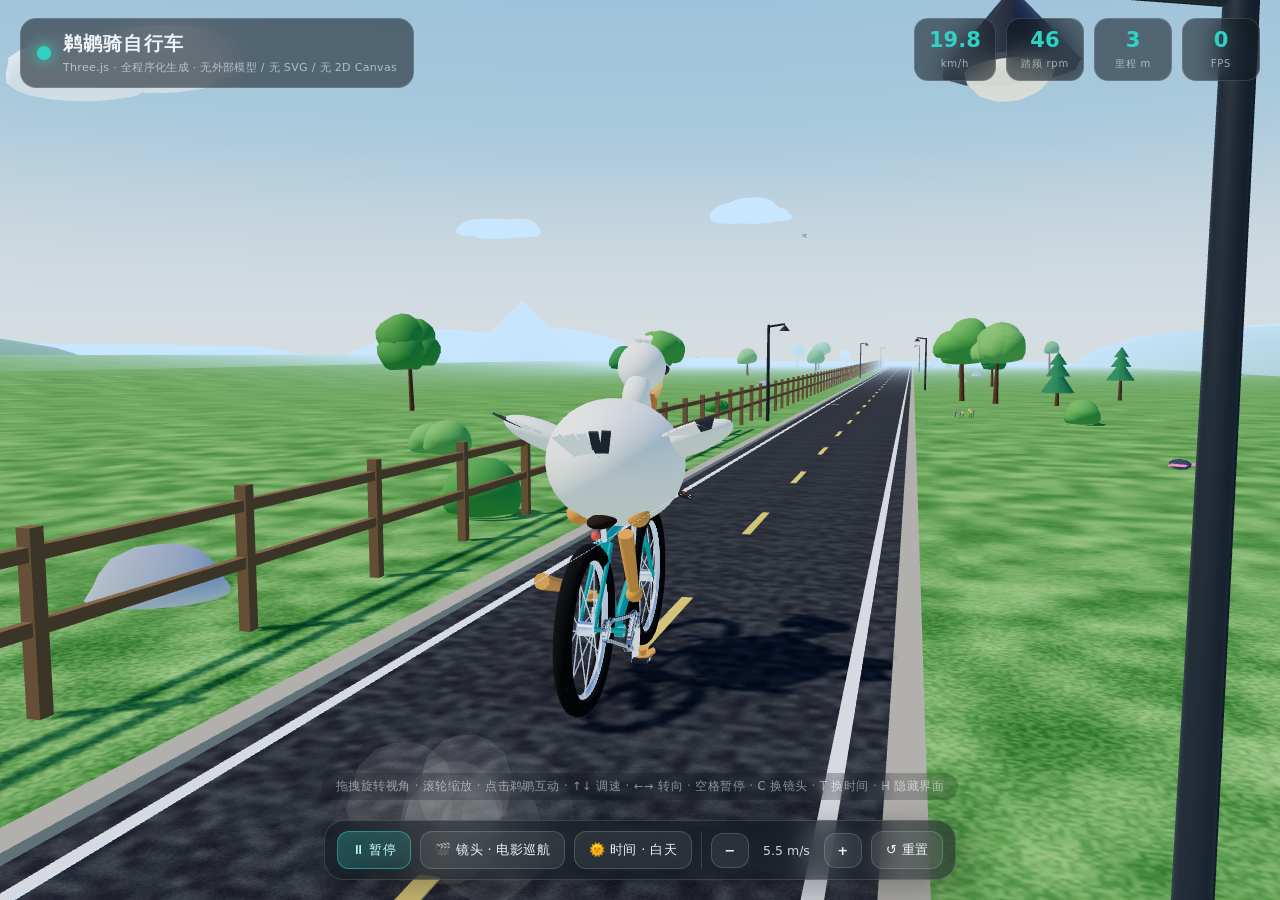
<file: demos/dsh-standard-mimo26f.html>
<!DOCTYPE html>
<html lang="zh-CN">
<head>
<meta charset="utf-8"/>
<meta name="viewport" content="width=device-width, initial-scale=1, maximum-scale=1, user-scalable=no"/>
<title>鹈鹕骑自行车 · Three.js 全程序化 3D 场景</title>
<style>
  :root{
    --accent:#2fd3c4;
    --accent2:#ffb457;
    --glass:rgba(14,20,28,.55);
    --line:rgba(255,255,255,.14);
    --txt:#eef4f7;
  }
  *{box-sizing:border-box;margin:0;padding:0;-webkit-tap-highlight-color:transparent}
  html,body{width:100%;height:100%;overflow:hidden;background:#0a1018;
    font-family:"PingFang SC","Microsoft YaHei",system-ui,-apple-system,"Segoe UI",sans-serif;color:var(--txt)}
  #stage{position:fixed;inset:0}
  #stage canvas{display:block;touch-action:none;cursor:grab}
  #stage canvas.dragging{cursor:grabbing}

  #ui{position:fixed;inset:0;pointer-events:none;z-index:10;display:flex;flex-direction:column;justify-content:space-between}
  #ui.hidden{display:none}

  #topbar{display:flex;justify-content:space-between;align-items:flex-start;gap:16px;padding:18px 20px}
  .brand{display:flex;gap:12px;align-items:center;background:var(--glass);border:1px solid var(--line);
    backdrop-filter:blur(14px);-webkit-backdrop-filter:blur(14px);padding:12px 16px;border-radius:16px;max-width:60vw}
  .brand-dot{width:14px;height:14px;border-radius:50%;background:var(--accent);
    box-shadow:0 0 14px var(--accent);flex:none;animation:pulse 2.4s ease-in-out infinite}
  @keyframes pulse{50%{transform:scale(.7);opacity:.6}}
  .brand h1{font-size:19px;font-weight:700;letter-spacing:.06em}
  .brand p{font-size:11px;opacity:.62;margin-top:3px;letter-spacing:.03em}
  #stats{display:flex;gap:10px}
  .stat{background:var(--glass);border:1px solid var(--line);backdrop-filter:blur(14px);
    -webkit-backdrop-filter:blur(14px);border-radius:14px;padding:9px 14px;text-align:center;min-width:78px}
  .stat span{display:block;font-size:21px;font-weight:700;font-variant-numeric:tabular-nums;color:var(--accent)}
  .stat.night span{color:var(--accent2)}
  .stat label{font-size:10px;opacity:.6;letter-spacing:.08em}

  #mid{flex:1;display:flex;align-items:flex-end;justify-content:center;padding-bottom:6px}
  #hint{font-size:11.5px;opacity:.5;letter-spacing:.04em;text-align:center;background:rgba(8,12,18,.4);
    padding:6px 14px;border-radius:20px;backdrop-filter:blur(8px);-webkit-backdrop-filter:blur(8px)}

  footer{display:flex;justify-content:center;padding:14px 14px 20px}
  #dock{display:flex;flex-wrap:wrap;gap:9px;justify-content:center;background:var(--glass);
    border:1px solid var(--line);backdrop-filter:blur(16px);-webkit-backdrop-filter:blur(16px);
    padding:10px 12px;border-radius:20px;pointer-events:auto;box-shadow:0 10px 40px rgba(0,0,0,.35)}
  .btn{pointer-events:auto;border:1px solid rgba(255,255,255,.16);background:rgba(255,255,255,.07);
    color:var(--txt);font-size:13px;padding:9px 14px;border-radius:12px;cursor:pointer;letter-spacing:.03em;
    font-family:inherit;transition:.18s;white-space:nowrap}
  .btn:hover{background:rgba(255,255,255,.16);transform:translateY(-1px);border-color:rgba(255,255,255,.35)}
  .btn:active{transform:translateY(0) scale(.97)}
  .btn.primary{background:linear-gradient(135deg,rgba(47,211,196,.28),rgba(47,211,196,.12));
    border-color:rgba(47,211,196,.5);color:#c9fff9}
  .btn.primary.paused{background:linear-gradient(135deg,rgba(255,180,87,.3),rgba(255,180,87,.1));
    border-color:rgba(255,180,87,.55);color:#ffe9cd}
  .btn.icon{width:38px;padding:9px 0;text-align:center;font-weight:700}
  .pill{display:flex;align-items:center;font-size:12.5px;padding:0 8px;opacity:.85;font-variant-numeric:tabular-nums}
  .grp{display:flex;align-items:center;gap:6px;border-left:1px solid rgba(255,255,255,.14);padding-left:9px}

  #loader{position:fixed;inset:0;z-index:50;background:radial-gradient(120% 100% at 50% 0%,#12222e 0%,#080d13 70%);
    display:flex;flex-direction:column;align-items:center;justify-content:center;gap:20px;transition:opacity .7s}
  #loader.done{opacity:0;pointer-events:none}
  .ring{width:54px;height:54px;border-radius:50%;border:3px solid rgba(255,255,255,.1);
    border-top-color:var(--accent);animation:spin 1s linear infinite}
  @keyframes spin{to{transform:rotate(360deg)}}
  #loader h2{font-size:17px;font-weight:600;letter-spacing:.14em}
  #loader p{font-size:12px;opacity:.55;letter-spacing:.08em;min-height:16px}
  .bar{width:230px;height:3px;border-radius:3px;background:rgba(255,255,255,.1);overflow:hidden}
  .bar i{display:block;height:100%;width:30%;background:linear-gradient(90deg,var(--accent),var(--accent2));
    animation:slide 1.3s ease-in-out infinite}
  @keyframes slide{0%{margin-left:-35%}100%{margin-left:105%}}

  #errlog{position:fixed;right:10px;bottom:10px;max-width:44vw;max-height:34vh;overflow:auto;z-index:99;
    display:none;background:rgba(60,8,8,.92);border:1px solid #ff6b6b;color:#ffd9d9;font:11px/1.5 Consolas,monospace;
    padding:10px 12px;border-radius:10px;white-space:pre-wrap;word-break:break-all}
  #errlog.show{display:block}

  @media (max-width:760px){
    .brand h1{font-size:15px}.brand p{display:none}
    .stat{min-width:62px;padding:7px 9px}.stat span{font-size:16px}
    .btn{font-size:12px;padding:8px 10px}
    #hint{display:none}
  }
</style>
</head>
<body>
<div id="stage"></div>

<div id="ui">
  <div id="topbar">
    <div class="brand">
      <div class="brand-dot"></div>
      <div>
        <h1>鹈鹕骑自行车</h1>
        <p>Three.js · 全程序化生成 · 无外部模型 / 无 SVG / 无 2D Canvas</p>
      </div>
    </div>
    <div id="stats">
      <div class="stat"><span id="stSpeed">0.0</span><label>km/h</label></div>
      <div class="stat"><span id="stCad">0</span><label>踏频 rpm</label></div>
      <div class="stat"><span id="stDist">0</span><label>里程 m</label></div>
      <div class="stat"><span id="stFps">0</span><label>FPS</label></div>
    </div>
  </div>

  <div id="mid"><div id="hint">拖拽旋转视角 · 滚轮缩放 · 点击鹈鹕互动 · ↑↓ 调速 · ←→ 转向 · 空格暂停 · C 换镜头 · T 换时间 · H 隐藏界面</div></div>

  <footer>
    <div id="dock">
      <button class="btn primary" data-act="pause">⏸ 暂停</button>
      <button class="btn" data-act="cam">🎬 镜头 · 电影巡航</button>
      <button class="btn" data-act="time">🌞 时间 · 白天</button>
      <div class="grp">
        <button class="btn icon" data-act="slower">−</button>
        <span class="pill" id="spdLabel">5.5 m/s</span>
        <button class="btn icon" data-act="faster">+</button>
      </div>
      <button class="btn" data-act="reset">↺ 重置</button>
    </div>
  </footer>
</div>

<div id="loader">
  <div class="ring"></div>
  <h2>正在程序化生成世界</h2>
  <div class="bar"><i></i></div>
  <p id="status">初始化…</p>
</div>

<pre id="errlog"></pre>

<script>
  /* 全局错误捕获：任何运行时异常都会显示在右下角，便于诊断 */
  window.__errs = [];
  (function(){
    var box = document.getElementById('errlog');
    function show(msg){
      window.__errs.push(msg);
      box.textContent = window.__errs.slice(-8).join('\n\n');
      box.classList.add('show');
      var l = document.getElementById('status');
      if(l && !document.getElementById('loader').classList.contains('done')) l.textContent = '发生错误：' + msg;
    }
    window.addEventListener('error', function(e){
      show((e.message || 'error') + (e.filename ? ('\n@ ' + e.filename.split('/').pop() + ':' + e.lineno) : ''));
    });
    window.addEventListener('unhandledrejection', function(e){
      var r = e.reason;
      show('Promise: ' + (r && r.message ? r.message : String(r)));
    });
    /* 捕获 console.error（着色器编译失败、three.js 内部错误都会走这里） */
    var ce = console.error;
    console.error = function(){
      try{ show('console.error: ' + Array.prototype.slice.call(arguments).map(String).join(' ').slice(0,400)); }catch(e){}
      return ce.apply(console, arguments);
    };
  })();
</script>

<script type="module">
/* =====================================================================
   鹈鹕骑自行车 —— 单文件、全程序化 Three.js 场景
   所有模型（鹈鹕 / 自行车 / 环境）、动画、灯光、相机、交互均由代码生成
   ===================================================================== */

const statusEl = document.getElementById('status');
const loaderEl = document.getElementById('loader');
function setStatus(t){ if(statusEl) statusEl.textContent = t; }
const raf = () => new Promise(r => requestAnimationFrame(r));

/* ---------- 1. 加载 Three.js（多 CDN 容错） ---------- */
setStatus('正在从 CDN 加载 Three.js…');
let THREE = null, loadErr = null;
const CDNS = [
  '../vendor/three-0.161.0.module.js',
  'https://unpkg.com/three@0.161.0/build/three.module.js',
  'https://esm.sh/three@0.161.0',
  'https://jspm.dev/three@0.161.0'
];
for(const url of CDNS){
  try{
    const mod = await import(url);
    if(mod && mod.WebGLRenderer){ THREE = mod; break; }
  }catch(err){ loadErr = err; }
}
if(!THREE){
  setStatus('无法加载 Three.js（需要联网）。' + (loadErr ? String(loadErr.message || loadErr) : ''));
  throw new Error('Three.js CDN 加载失败');
}
await raf();

/* ---------- 2. 工具 ---------- */
const V3 = (x=0,y=0,z=0) => new THREE.Vector3(x,y,z);
const rand = (a,b) => b===undefined ? Math.random()*a : a + Math.random()*(b-a);
const pick = a => a[(Math.random()*a.length)|0];
const clamp = (v,a,b) => v<a?a:(v>b?b:v);
const damp  = (a,b,l,dt) => a + (b-a)*(1-Math.exp(-l*dt));
const smoothstep = (a,b,x) => { const t = clamp((x-a)/(b-a),0,1); return t*t*(3-2*t); };
const _v1 = V3(), _v2 = V3(), _v3 = V3(), _v4 = V3();
const _q1 = new THREE.Quaternion(), _q2 = new THREE.Quaternion(), _q3 = new THREE.Quaternion();
const FWD = V3(0,0,-1), UP = V3(0,1,0);

function tubeBetween(a, b, rA, rB, mat, seg=10){
  const dir = V3().subVectors(b,a);
  const len = dir.length();
  const geo = new THREE.CylinderGeometry(rB===undefined?rA:rB, rA, len, seg, 1, false);
  const mesh = new THREE.Mesh(geo, mat);
  mesh.position.copy(a).add(b).multiplyScalar(0.5);
  mesh.quaternion.setFromUnitVectors(UP, dir.normalize());
  mesh.castShadow = true;
  return mesh;
}

/* 把一个 Group（根节点位于原点）按材质颜色烘焙成单个带顶点色的 Mesh —— 大幅减少 draw call */
function mergeToMesh(root, material){
  root.updateMatrixWorld(true);
  const pos = [], nor = [], uv = [], col = [];
  const c = new THREE.Color();
  root.traverse(o => {
    if(!o.isMesh) return;
    const g0 = o.geometry;
    const g = g0.index ? g0.toNonIndexed() : g0.clone();
    g.applyMatrix4(o.matrixWorld);
    const P = g.attributes.position, N = g.attributes.normal, U = g.attributes.uv;
    const m = Array.isArray(o.material) ? o.material[0] : o.material;
    c.copy(m.color);
    for(let i=0;i<P.count;i++){
      pos.push(P.getX(i), P.getY(i), P.getZ(i));
      if(N) nor.push(N.getX(i), N.getY(i), N.getZ(i)); else nor.push(0,1,0);
      if(U) uv.push(U.getX(i), U.getY(i)); else uv.push(0,0);
      col.push(c.r, c.g, c.b);
    }
    g.dispose();
  });
  const geo = new THREE.BufferGeometry();
  geo.setAttribute('position', new THREE.Float32BufferAttribute(pos,3));
  geo.setAttribute('normal',   new THREE.Float32BufferAttribute(nor,3));
  geo.setAttribute('uv',       new THREE.Float32BufferAttribute(uv,2));
  geo.setAttribute('color',    new THREE.Float32BufferAttribute(col,3));
  geo.computeBoundingSphere();
  const mesh = new THREE.Mesh(geo, material);
  mesh.castShadow = true; mesh.receiveShadow = true;
  return mesh;
}

/* 有机噪声球（树冠 / 灌木 / 远山的基元） */
function makeBlobGeo(w,h,amp){
  const g = new THREE.SphereGeometry(1, w, h);
  const p = g.attributes.position, v = V3();
  for(let i=0;i<p.count;i++){
    v.fromBufferAttribute(p,i);
    const n = v.clone().normalize();
    const b = Math.sin(n.x*3.1+1.7)*Math.sin(n.y*2.6+0.4)
            + 0.7*Math.sin(n.z*4.2+2.3)*Math.sin(n.x*2.4+0.9)
            + 0.5*Math.sin(n.y*5.1+3.1)*Math.sin(n.z*3.7+1.2);
    v.copy(n).multiplyScalar(1 + amp*b/2.2);
    if(v.y < -0.7) v.y = -0.7 - (v.y+0.7)*0.3;
    p.setXYZ(i, v.x, v.y, v.z);
  }
  g.computeVertexNormals();
  return g;
}

/* 渐变锥形管（鹈鹕脖子等）——自定义 BufferGeometry */
function taperedTube(curve, radiusFn, tubular, radial){
  const frames = curve.computeFrenetFrames(tubular, false);
  const pos = [], nor = [], uv = [], idx = [];
  for(let i=0;i<=tubular;i++){
    const u = i/tubular;
    const P = curve.getPointAt(u);
    const N = frames.normals[i], B = frames.binormals[i];
    const r = radiusFn(u);
    for(let j=0;j<=radial;j++){
      const v = j/radial * Math.PI*2;
      const sn = Math.sin(v), cs = -Math.cos(v);
      const nx = cs*N.x + sn*B.x, ny = cs*N.y + sn*B.y, nz = cs*N.z + sn*B.z;
      pos.push(P.x + r*nx, P.y + r*ny, P.z + r*nz);
      nor.push(nx, ny, nz);
      uv.push(u, j/radial);
    }
  }
  for(let i=0;i<tubular;i++) for(let j=0;j<radial;j++){
    const a = (radial+1)*i + j, b = (radial+1)*(i+1) + j;
    idx.push(a, b, a+1, b, b+1, a+1);
  }
  const g = new THREE.BufferGeometry();
  g.setAttribute('position', new THREE.Float32BufferAttribute(pos,3));
  g.setAttribute('normal',   new THREE.Float32BufferAttribute(nor,3));
  g.setAttribute('uv',       new THREE.Float32BufferAttribute(uv,2));
  g.setIndex(idx);
  return g;
}

/* 程序化纹理（DataTexture，非 2D Canvas） */
function noiseTexture(size, base, variance, blotch){
  const data = new Uint8Array(size*size*4);
  const grid = 16, cells = new Float32Array(grid*grid);
  for(let i=0;i<cells.length;i++) cells[i] = Math.random();
  for(let y=0;y<size;y++) for(let x=0;x<size;x++){
    let b = 0;
    if(blotch){
      const gx = x/size*grid, gy = y/size*grid;
      const x0 = Math.floor(gx)%grid, y0 = Math.floor(gy)%grid;
      const x1 = (x0+1)%grid, y1 = (y0+1)%grid;
      const fx = gx-Math.floor(gx), fy = gy-Math.floor(gy);
      const sx = fx*fx*(3-2*fx), sy = fy*fy*(3-2*fy);
      const a = cells[y0*grid+x0], bb = cells[y0*grid+x1], cc = cells[y1*grid+x0], dd = cells[y1*grid+x1];
      b = ((a+(bb-a)*sx) + ((cc+(dd-cc)*sx) - (a+(bb-a)*sx))*sy - 0.5) * 1.4;
    }
    const g = (Math.random()-0.5) + b;
    const i = (y*size+x)*4;
    data[i]   = clamp(base[0] + g*variance, 0, 255);
    data[i+1] = clamp(base[1] + g*variance, 0, 255);
    data[i+2] = clamp(base[2] + g*variance*0.8, 0, 255);
    data[i+3] = 255;
  }
  const tex = new THREE.DataTexture(data, size, size, THREE.RGBAFormat);
  tex.wrapS = tex.wrapT = THREE.RepeatWrapping;
  tex.minFilter = THREE.LinearMipmapLinearFilter;
  tex.magFilter = THREE.LinearFilter;
  tex.generateMipmaps = true;
  tex.colorSpace = THREE.SRGBColorSpace;
  tex.needsUpdate = true;
  return tex;
}
/* 径向光晕纹理（用于灯罩辉光 / 萤火虫） */
function glowTexture(size, power){
  const data = new Uint8Array(size*size*4);
  for(let y=0;y<size;y++) for(let x=0;x<size;x++){
    const dx = (x+0.5)/size*2-1, dy = (y+0.5)/size*2-1;
    const d = Math.min(1, Math.sqrt(dx*dx+dy*dy));
    const a = Math.pow(Math.max(0, 1-d), power);
    const i = (y*size+x)*4;
    data[i]=255; data[i+1]=255; data[i+2]=255; data[i+3]=a*255;
  }
  const tex = new THREE.DataTexture(data, size, size, THREE.RGBAFormat);
  tex.minFilter = tex.magFilter = THREE.LinearFilter;
  tex.colorSpace = THREE.SRGBColorSpace;
  tex.needsUpdate = true;
  return tex;
}

/* ---------- 3. 渲染器 / 场景 / 相机 ---------- */
setStatus('初始化渲染器…');
const stage = document.getElementById('stage');
let renderer;
try{
  renderer = new THREE.WebGLRenderer({antialias:true, powerPreference:'high-performance'});
}catch(e){
  setStatus('当前浏览器不支持 WebGL：' + e.message);
  throw e;
}
renderer.setPixelRatio(Math.min(window.devicePixelRatio||1, 2));
renderer.setSize(innerWidth, innerHeight);
renderer.shadowMap.enabled = true;
renderer.shadowMap.type = THREE.PCFSoftShadowMap;
renderer.toneMapping = THREE.ACESFilmicToneMapping;
renderer.toneMappingExposure = 1.0;
renderer.outputColorSpace = THREE.SRGBColorSpace;
stage.appendChild(renderer.domElement);

const scene = new THREE.Scene();
scene.fog = new THREE.Fog(0xc9e6ff, 42, 195);
const camera = new THREE.PerspectiveCamera(46, innerWidth/innerHeight, 0.1, 1200);
camera.position.set(5.4, 2.7, 6.8);

await raf();

/* ---------- 4. 天空（着色器程序化渐变 + 太阳 + 星空） ---------- */
setStatus('绘制程序化天空…');
const skyU = {
  uTop:   {value:new THREE.Color(0x2c68c8)},
  uMid:   {value:new THREE.Color(0x8cc3ee)},
  uBot:   {value:new THREE.Color(0xdcf2ff)},
  uHaze:  {value:new THREE.Color(0xdcf2ff)},
  uSunDir:{value:V3(-0.5,0.8,0.35).normalize()},
  uSunColor:{value:new THREE.Color(0xfff3dd)},
  uSunI:  {value:0.9},
  uNight: {value:0.0},
  uTime:  {value:0.0}
};
const skyMat = new THREE.ShaderMaterial({
  uniforms: skyU, side: THREE.BackSide, depthWrite:false, fog:false,
  vertexShader: `
    varying vec3 vDir;
    void main(){
      vDir = normalize(position);
      gl_Position = projectionMatrix * modelViewMatrix * vec4(position, 1.0);
    }`,
  fragmentShader: `
    uniform vec3 uTop,uMid,uBot,uHaze,uSunDir,uSunColor;
    uniform float uSunI,uNight,uTime;
    varying vec3 vDir;
    float hash13(vec3 p){
      p = fract(p * 0.1031);
      p += dot(p, p.zyx + 31.32);
      return fract((p.x + p.y) * p.z);
    }
    void main(){
      vec3 d = normalize(vDir);
      float h = d.y;
      vec3 col = mix(uBot, uMid, smoothstep(-0.10, 0.24, h));
      col = mix(col, uTop, smoothstep(0.16, 0.78, h));
      float hazeBand = 1.0 - smoothstep(-0.01, 0.22, abs(h));
      col = mix(col, uHaze, hazeBand * 0.55);
      float sd = max(dot(d, normalize(uSunDir)), 0.0);
      col += uSunColor * (pow(sd, 900.0)*3.0 + pow(sd, 60.0)*0.5 + pow(sd, 6.0)*0.15) * uSunI;
      if(uNight > 0.001){
        vec3 g = floor(d * 300.0);
        float s = hash13(g);
        float star = smoothstep(0.9965, 1.0, s);
        float tw = 0.55 + 0.45*sin(uTime*2.5 + s*97.0);
        col += vec3(0.85,0.9,1.0) * star * tw * uNight * smoothstep(0.0, 0.25, h);
      }
      gl_FragColor = vec4(col, 1.0);
      #include <tonemapping_fragment>
      #include <colorspace_fragment>
    }`
});
const sky = new THREE.Mesh(new THREE.SphereGeometry(600, 32, 20), skyMat);
sky.frustumCulled = false; sky.renderOrder = -1;
scene.add(sky);

/* 环境反射贴图（从天空烘焙，让车架/轮圈拥有真实反射） */
const pmrem = new THREE.PMREMGenerator(renderer);
let envRT = null;
function bakeEnv(){
  const es = new THREE.Scene();
  es.add(sky.clone());
  const rt = pmrem.fromScene(es, 0.03, 0.1, 1200);
  if(envRT) envRT.dispose();
  envRT = rt;
  scene.environment = rt.texture;
}

/* ---------- 5. 材质库 ---------- */
setStatus('调制材质…');
const envM = (m) => m;
const M = {
  body:   new THREE.MeshStandardMaterial({color:0xf7f5ef, roughness:0.66, metalness:0.0, envMapIntensity:0.5}),
  body2:  new THREE.MeshStandardMaterial({color:0xfffdf6, roughness:0.6,  metalness:0.0, envMapIntensity:0.55}),
  tip:    new THREE.MeshStandardMaterial({color:0x3b414d, roughness:0.72, metalness:0.0, envMapIntensity:0.4}),
  bill:   new THREE.MeshStandardMaterial({color:0xf3ac4d, roughness:0.4,  metalness:0.0, envMapIntensity:0.6}),
  bill2:  new THREE.MeshStandardMaterial({color:0xef9838, roughness:0.45, metalness:0.0, envMapIntensity:0.6}),
  pouch:  new THREE.MeshStandardMaterial({color:0xf08a38, roughness:0.5,  metalness:0.0, envMapIntensity:0.5}),
  eye:    new THREE.MeshStandardMaterial({color:0x101218, roughness:0.16, metalness:0.0, envMapIntensity:1.0}),
  glint:  new THREE.MeshStandardMaterial({color:0xffffff, roughness:0.1,  emissive:0xffffff, emissiveIntensity:0.55}),
  ring:   new THREE.MeshStandardMaterial({color:0xf6d9a0, roughness:0.5,  metalness:0.0}),
  leg:    new THREE.MeshStandardMaterial({color:0xef9a45, roughness:0.55, metalness:0.0, envMapIntensity:0.5}),
  scarf:  new THREE.MeshStandardMaterial({color:0xd8433c, roughness:0.85, metalness:0.0, side:THREE.DoubleSide, envMapIntensity:0.4}),

  frame:  new THREE.MeshStandardMaterial({color:0x14a7a0, roughness:0.33, metalness:0.55, envMapIntensity:0.9}),
  chrome: new THREE.MeshStandardMaterial({color:0xdde3ea, roughness:0.18, metalness:0.95, envMapIntensity:1.1}),
  tire:   new THREE.MeshStandardMaterial({color:0x1a1c21, roughness:0.93, metalness:0.0, envMapIntensity:0.25}),
  rim:    new THREE.MeshStandardMaterial({color:0xc9d2de, roughness:0.24, metalness:0.9,  envMapIntensity:1.05}),
  spoke:  new THREE.MeshStandardMaterial({color:0xe6ebf2, roughness:0.3,  metalness:1.0,  envMapIntensity:1.0}),
  chain:  new THREE.MeshStandardMaterial({color:0x4e535c, roughness:0.35, metalness:0.9,  envMapIntensity:0.9}),
  link:   new THREE.MeshStandardMaterial({color:0x8d939d, roughness:0.28, metalness:0.95, envMapIntensity:1.0}),
  saddle: new THREE.MeshStandardMaterial({color:0x35271d, roughness:0.82, metalness:0.0, envMapIntensity:0.35}),
  grip:   new THREE.MeshStandardMaterial({color:0x4a382c, roughness:0.9,  metalness:0.0, envMapIntensity:0.3}),
  pedal:  new THREE.MeshStandardMaterial({color:0x2a2d33, roughness:0.5,  metalness:0.5,  envMapIntensity:0.7}),

  prop:   new THREE.MeshStandardMaterial({vertexColors:true, roughness:0.85, metalness:0.0, envMapIntensity:0.35}),
  trunk:  new THREE.MeshStandardMaterial({color:0x6b4a33, roughness:0.95}),
  foliates:[
    new THREE.MeshStandardMaterial({color:0x4e9b47, roughness:0.9}),
    new THREE.MeshStandardMaterial({color:0x3f8f4e, roughness:0.9}),
    new THREE.MeshStandardMaterial({color:0x63b256, roughness:0.9}),
    new THREE.MeshStandardMaterial({color:0x57a44d, roughness:0.9}),
    new THREE.MeshStandardMaterial({color:0x74bd63, roughness:0.9})
  ],
  pines:  [
    new THREE.MeshStandardMaterial({color:0x2f7a4a, roughness:0.92}),
    new THREE.MeshStandardMaterial({color:0x37855a, roughness:0.92}),
    new THREE.MeshStandardMaterial({color:0x276b42, roughness:0.92})
  ],
  petal:  [
    new THREE.MeshStandardMaterial({color:0xef5f7a, roughness:0.75}),
    new THREE.MeshStandardMaterial({color:0xffd34e, roughness:0.75}),
    new THREE.MeshStandardMaterial({color:0xb07ae8, roughness:0.75}),
    new THREE.MeshStandardMaterial({color:0xff9a4d, roughness:0.75})
  ],
  stem:   new THREE.MeshStandardMaterial({color:0x4b8f3f, roughness:0.9}),
  rock:   new THREE.MeshStandardMaterial({color:0x9aa0a6, roughness:0.95}),
  lampPole:new THREE.MeshStandardMaterial({color:0x3c4148, roughness:0.55, metalness:0.6, envMapIntensity:0.7}),
  lampGlass:new THREE.MeshStandardMaterial({color:0xfff3d0, emissive:0xffd88a, emissiveIntensity:0.0, roughness:0.25, transparent:true, opacity:0.96}),
  cloud:  new THREE.MeshStandardMaterial({vertexColors:true, roughness:1.0, metalness:0.0, emissive:0xffffff, emissiveIntensity:0.22, envMapIntensity:0.5}),
  hills:  [0x6f9b74,0x5e8f6e,0x7ba98a,0x56846c,0x84b193].map(c=>new THREE.MeshStandardMaterial({color:c, roughness:1.0, envMapIntensity:0.3})),
  mounts: [0x5b7f8f,0x4f7186,0x6a8b96].map(c=>new THREE.MeshStandardMaterial({color:c, roughness:1.0, envMapIntensity:0.25})),
  bird:   new THREE.MeshStandardMaterial({color:0x3b414d, roughness:0.8}),
  bfly:   [
    new THREE.MeshStandardMaterial({color:0xff6b9d, roughness:0.6, emissive:0xff2f66, emissiveIntensity:0.18, side:THREE.DoubleSide}),
    new THREE.MeshStandardMaterial({color:0xffd34e, roughness:0.6, emissive:0xffb020, emissiveIntensity:0.18, side:THREE.DoubleSide})
  ],
  beam:   new THREE.MeshBasicMaterial({color:0xffeec0, transparent:true, opacity:0.0, blending:THREE.AdditiveBlending, depthWrite:false, side:THREE.DoubleSide}),
  tailLight:new THREE.MeshStandardMaterial({color:0xd94b3a, emissive:0xff3b28, emissiveIntensity:0.0, roughness:0.4}),
  headLens:new THREE.MeshStandardMaterial({color:0xfff6da, emissive:0xffe9a8, emissiveIntensity:0.0, roughness:0.2})
};

/* ---------- 6. 灯光 ---------- */
setStatus('布置灯光…');
const hemi = new THREE.HemisphereLight(0xbfe0ff, 0x74a05a, 0.7);
scene.add(hemi);
const sun = new THREE.DirectionalLight(0xfff3dd, 2.3);
sun.castShadow = true;
sun.shadow.mapSize.set(2048,2048);
sun.shadow.camera.left = -20; sun.shadow.camera.right = 20;
sun.shadow.camera.top = 20;   sun.shadow.camera.bottom = -20;
sun.shadow.camera.near = 2;   sun.shadow.camera.far = 120;
sun.shadow.bias = -0.0005;
sun.shadow.normalBias = 0.022;
scene.add(sun); scene.add(sun.target);
sun.target.position.set(0,0,0);
const fill = new THREE.DirectionalLight(0xa9c8ff, 0.32);
fill.position.set(7, 9, -6);
scene.add(fill);

/* ---------- 7. 时间预设（白天 / 黄昏 / 夜晚） ---------- */
const C = h => new THREE.Color(h);
const PRESETS = {
  day:{ label:'白天', icon:'🌞',
    top:C(0x2c68c8), mid:C(0x8cc3ee), bot:C(0xdcf2ff), haze:C(0xdcf2ff),
    sunDir:V3(-0.5,0.8,0.35), sunColor:C(0xfff3dd), sunI:2.3,
    hemiSky:C(0xbfe0ff), hemiGnd:C(0x74a05a), hemiI:0.62,
    fillC:C(0xa9c8ff), fillI:0.32,
    fog:C(0xc9e6ff), fogNear:42, fogFar:195, night:0, exposure:1.0, lamp:0 },
  sunset:{ label:'黄昏', icon:'🌇',
    top:C(0x24357e), mid:C(0xe8814d), bot:C(0xffd9a6), haze:C(0xffc78f),
    sunDir:V3(-0.78,0.15,-0.5), sunColor:C(0xff9a4a), sunI:2.1,
    hemiSky:C(0xd9a074), hemiGnd:C(0x6d5b40), hemiI:0.55,
    fillC:C(0xffb27a), fillI:0.3,
    fog:C(0xf0b287), fogNear:38, fogFar:185, night:0.06, exposure:1.04, lamp:0.35 },
  night:{ label:'夜晚', icon:'🌙',
    top:C(0x040820), mid:C(0x0d1740), bot:C(0x1c2b5e), haze:C(0x15224e),
    sunDir:V3(0.42,0.55,-0.55), sunColor:C(0xaebcf5), sunI:0.55,
    hemiSky:C(0x2a4474), hemiGnd:C(0x111a2e), hemiI:0.34,
    fillC:C(0x5f7fc9), fillI:0.16,
    fog:C(0x0d1533), fogNear:34, fogFar:175, night:1, exposure:1.14, lamp:1 }
};
const PRESET_KEYS = ['day','sunset','night'];
let presetIdx = 0, tgt = PRESETS.day;
const cur = {
  top:C(0x2c68c8), mid:C(0x8cc3ee), bot:C(0xdcf2ff), haze:C(0xdcf2ff),
  sunDir:V3(-0.5,0.8,0.35).normalize(), sunColor:C(0xfff3dd), sunI:2.3,
  hemiSky:C(0xbfe0ff), hemiGnd:C(0x74a05a), hemiI:0.62,
  fillC:C(0xa9c8ff), fillI:0.32,
  fog:C(0xc9e6ff), fogNear:42, fogFar:195, night:0, exposure:1, lamp:0
};
function applyPreset(dt){
  const k = 1-Math.exp(-1.7*dt);
  for(const key of ['top','mid','bot','haze','sunColor','hemiSky','hemiGnd','fillC','fog'])
    cur[key].lerp(tgt[key], k);
  for(const key of ['sunI','hemiI','fillI','fogNear','fogFar','night','exposure','lamp'])
    cur[key] = damp(cur[key], tgt[key], 1.7, dt);
  cur.sunDir.lerp(tgt.sunDir, k).normalize();

  skyU.uTop.value.copy(cur.top);  skyU.uMid.value.copy(cur.mid);
  skyU.uBot.value.copy(cur.bot);  skyU.uHaze.value.copy(cur.haze);
  skyU.uSunDir.value.copy(cur.sunDir);
  skyU.uSunColor.value.copy(cur.sunColor);
  skyU.uSunI.value = clamp(cur.sunI*0.4, 0, 1.4);
  skyU.uNight.value = cur.night;

  scene.fog.color.copy(cur.fog);
  scene.fog.near = cur.fogNear; scene.fog.far = cur.fogFar;
  renderer.toneMappingExposure = cur.exposure;

  sun.color.copy(cur.sunColor); sun.intensity = cur.sunI;
  sun.position.copy(cur.sunDir).multiplyScalar(55);
  hemi.color.copy(cur.hemiSky); hemi.groundColor.copy(cur.hemiGnd); hemi.intensity = cur.hemiI;
  fill.color.copy(cur.fillC); fill.intensity = cur.fillI;
}
function setPreset(key){
  tgt = PRESETS[key];
  bakeEnv(); /* 天空变化后重烘反射 */
}

await raf();

/* ---------- 8. 地形与道路 ---------- */
setStatus('铺设道路与地形…');
const grassTex = noiseTexture(256, [104,166,84], 46, true);
grassTex.repeat.set(84,84);
const grassMat = new THREE.MeshStandardMaterial({map:grassTex, roughness:1.0, metalness:0, envMapIntensity:0.3});
const groundGeo = new THREE.PlaneGeometry(560, 560, 96, 96);
{
  /* 远处起伏只依赖 x（沿 z 平移不变），保证与滚动纹理完全一致 */
  const p = groundGeo.attributes.position;
  for(let i=0;i<p.count;i++){
    const x = p.getX(i), y = p.getY(i);
    const s = smoothstep(26, 62, Math.abs(x));
    const h = (2.4*Math.sin(x*0.055) + 1.7*Math.cos(x*0.037+1.2) + 1.2*Math.sin(x*0.11+y*0.0)) * s;
    p.setZ(i, h);
  }
  groundGeo.computeVertexNormals();
}
const ground = new THREE.Mesh(groundGeo, grassMat);
ground.rotation.x = -Math.PI/2;
ground.receiveShadow = true;
scene.add(ground);

const roadTex = noiseTexture(256, [58,61,67], 30, true);
roadTex.repeat.set(3, 420);
const roadMat = new THREE.MeshStandardMaterial({map:roadTex, roughness:0.94, metalness:0.02, envMapIntensity:0.35});
const road = new THREE.Mesh(new THREE.PlaneGeometry(3.6, 520), roadMat);
road.rotation.x = -Math.PI/2;
road.position.y = 0.02;
road.receiveShadow = true;
scene.add(road);

/* 路缘石 + 边线 */
const curbMat = new THREE.MeshStandardMaterial({color:0xb6b0a3, roughness:0.9, envMapIntensity:0.3});
for(const s of [-1,1]){
  const curb = new THREE.Mesh(new THREE.BoxGeometry(0.2, 0.075, 520), curbMat);
  curb.position.set(s*1.9, 0.037, -40);
  curb.receiveShadow = true;
  scene.add(curb);
  const line = new THREE.Mesh(new THREE.BoxGeometry(0.09, 0.006, 520),
    new THREE.MeshStandardMaterial({color:0xe9e6d8, roughness:0.8}));
  line.position.set(s*1.55, 0.027, -40);
  scene.add(line);
}
/* 中央虚线：整条几何周期性排布，靠整体位移取模实现无限滚动（1 个 draw call） */
const dashMat = new THREE.MeshStandardMaterial({color:0xf0cd5e, roughness:0.75, envMapIntensity:0.3});
const DASH_STEP = 5;
{
  const parts = [];
  for(let z=-265; z<=25; z+=DASH_STEP){
    const g = new THREE.BoxGeometry(0.1, 0.008, 1.7);
    g.translate(0, 0.024, z);
    parts.push(g);
  }
  const merged = mergeGeoms(parts);
  const dash = new THREE.Mesh(merged, dashMat);
  dash.name = 'dashes';
  scene.add(dash);
  window.__dashes = dash;
}
function mergeGeoms(geos){
  let total = 0;
  const nl = geos.map(g => { const n = g.index ? g.index.count : g.attributes.position.count; total += n; return n; });
  const pos = new Float32Array(total*3), nor = new Float32Array(total*3), uv = new Float32Array(total*2);
  let o = 0;
  geos.forEach((g0,gi) => {
    const g = g0.index ? g0.toNonIndexed() : g0;
    const P = g.attributes.position, N = g.attributes.normal, U = g.attributes.uv;
    for(let i=0;i<P.count;i++){
      pos[(o+i)*3]=P.getX(i); pos[(o+i)*3+1]=P.getY(i); pos[(o+i)*3+2]=P.getZ(i);
      nor[(o+i)*3]=N.getX(i); nor[(o+i)*3+1]=N.getY(i); nor[(o+i)*3+2]=N.getZ(i);
      uv[(o+i)*2]=U.getX(i);  uv[(o+i)*2+1]=U.getY(i);
    }
    o += P.count;
    if(g !== g0) g.dispose(); g0.dispose();
  });
  const geo = new THREE.BufferGeometry();
  geo.setAttribute('position', new THREE.BufferAttribute(pos,3));
  geo.setAttribute('normal',   new THREE.BufferAttribute(nor,3));
  geo.setAttribute('uv',       new THREE.BufferAttribute(uv,2));
  geo.computeBoundingSphere();
  return geo;
}

/* 自行车下方的接触阴影（径向渐变 DataTexture） */
const aoTex = glowTexture(128, 2.2);
const ao = new THREE.Mesh(new THREE.PlaneGeometry(3.2, 2.6),
  new THREE.MeshBasicMaterial({map:aoTex, color:0x000000, transparent:true, opacity:0.34, depthWrite:false}));
ao.rotation.x = -Math.PI/2;
ao.position.set(0, 0.031, 0.15);
ao.renderOrder = 1;

await raf();

/* ---------- 9. 滚动系统 ---------- */
setStatus('种植树木与道具…');
const Z_NEAR = 46, Z_FAR = -236;
const SPAN = Z_NEAR - Z_FAR;
const rollers = [];   /* {obj, respawn?} 以 distance 驱动，向 +z 平移，越界回卷 */
function roll(obj, respawn){ rollers.push({obj, respawn}); }

const blobGeo = makeBlobGeo(14, 10, 0.16);

function makeTree(){
  const g = new THREE.Group();
  const h = rand(1.5, 2.7);
  const lx = rand(-0.14,0.14), lz = rand(-0.14,0.14);
  g.add(tubeBetween(V3(0,0,0), V3(lx,h,lz), rand(0.09,0.13), rand(0.05,0.075), M.trunk, 7));
  const fol = pick(M.foliates);
  const n = 3 + (Math.random()*3|0);
  for(let i=0;i<n;i++){
    const m = new THREE.Mesh(blobGeo, fol);
    const s = rand(0.55,1.0);
    m.scale.set(s, s*rand(0.8,1.05), s);
    m.position.set(lx+rand(-0.5,0.5), h+rand(-0.2,0.6), lz+rand(-0.5,0.5));
    g.add(m);
  }
  return mergeToMesh(g, M.prop);
}
function makePine(){
  const g = new THREE.Group();
  const h = rand(0.5,1.0);
  g.add(tubeBetween(V3(0,0,0), V3(0,h+0.4,0), 0.09, 0.055, M.trunk, 6));
  let y = h, r = rand(0.6,0.8);
  const c = pick(M.pines);
  for(let i=0;i<3;i++){
    const cone = new THREE.Mesh(new THREE.ConeGeometry(r, r*1.5, 9), c);
    cone.position.set(0, y+r*0.7, 0);
    g.add(cone);
    y += r*1.0; r *= 0.72;
  }
  return mergeToMesh(g, M.prop);
}
function makeBush(){
  const g = new THREE.Group();
  const n = 2 + (Math.random()*2|0);
  const fol = pick(M.foliates);
  for(let i=0;i<n;i++){
    const m = new THREE.Mesh(blobGeo, fol);
    const s = rand(0.3,0.55);
    m.scale.set(s, s*0.8, s);
    m.position.set(rand(-0.3,0.3), s*0.6, rand(-0.3,0.3));
    g.add(m);
  }
  return mergeToMesh(g, M.prop);
}
function makeFlowerPatch(){
  const g = new THREE.Group();
  for(let i=0;i<6;i++){
    const x = rand(-0.5,0.5), z = rand(-0.5,0.5), h = rand(0.13,0.24);
    g.add(tubeBetween(V3(x,0,z), V3(x+rand(-0.03,0.03),h,z+rand(-0.03,0.03)), 0.013, 0.01, M.stem, 5));
    const head = new THREE.Mesh(new THREE.SphereGeometry(rand(0.04,0.06), 8, 6), pick(M.petal));
    head.position.set(x, h+0.03, z);
    g.add(head);
  }
  return mergeToMesh(g, M.prop);
}
function makeRock(){
  const m = new THREE.Mesh(blobGeo, M.rock);
  const s = rand(0.25,0.7);
  m.scale.set(s, s*rand(0.5,0.8), s);
  m.castShadow = true; m.receiveShadow = true;
  return m;
}
function makeLamp(){
  const g = new THREE.Group();
  g.add(tubeBetween(V3(0,0,0), V3(0,3.1,0), 0.055, 0.04, M.lampPole, 8));
  g.add(tubeBetween(V3(0,3.04,0), V3(0.52,3.12,0), 0.035, 0.03, M.lampPole, 7));
  const hood = new THREE.Mesh(new THREE.ConeGeometry(0.17, 0.2, 10), M.lampPole);
  hood.position.set(0.52, 3.0, 0);
  g.add(hood);
  const poleMesh = mergeToMesh(g, M.lampPole);

  const glass = new THREE.Mesh(new THREE.SphereGeometry(0.11, 12, 8), M.lampGlass);
  glass.scale.set(1, 0.7, 1);
  glass.position.set(0.52, 2.9, 0);

  const glow = new THREE.Sprite(new THREE.SpriteMaterial({
    map: glowTex, color: 0xffd9a0, transparent:true, opacity:0,
    blending: THREE.AdditiveBlending, depthWrite:false }));
  glow.scale.set(2.2,2.2,1);
  glow.position.set(0.52, 2.9, 0);

  const grp = new THREE.Group();
  grp.add(poleMesh); grp.add(glass); grp.add(glow);
  grp.userData.glow = glow;
  return grp;
}
const glowTex = glowTexture(64, 2.4);

/* 树 */
for(let i=0;i<24;i++){
  const t = Math.random()<0.3 ? makePine() : makeTree();
  const side = Math.random()<0.5 ? -1 : 1;
  t.position.set(side*rand(3.6,17), 0, Z_FAR + Math.random()*SPAN);
  t.rotation.y = rand(0, Math.PI*2);
  scene.add(t);
  roll(t, o => {
    const s = Math.random()<0.5?-1:1;
    o.position.x = s*rand(3.6,17);
    o.rotation.y = rand(0,Math.PI*2);
  });
}
/* 灌木 / 石头 / 花丛 */
for(let i=0;i<12;i++){
  const b = makeBush();
  const s = Math.random()<0.5?-1:1;
  b.position.set(s*rand(2.4,9), 0, Z_FAR+Math.random()*SPAN);
  scene.add(b);
  roll(b, o=>{ const s2=Math.random()<0.5?-1:1; o.position.x = s2*rand(2.4,9); });
}
for(let i=0;i<9;i++){
  const r = makeRock();
  const s = Math.random()<0.5?-1:1;
  r.position.set(s*rand(2.3,12), 0, Z_FAR+Math.random()*SPAN);
  r.rotation.y = rand(0,Math.PI*2);
  scene.add(r);
  roll(r, o=>{ const s2=Math.random()<0.5?-1:1; o.position.x = s2*rand(2.3,12); });
}
for(let i=0;i<16;i++){
  const f = makeFlowerPatch();
  const s = Math.random()<0.5?-1:1;
  f.position.set(s*rand(2.2,3.6), 0, Z_FAR+Math.random()*SPAN);
  scene.add(f);
  roll(f, o=>{ const s2=Math.random()<0.5?-1:1; o.position.x = s2*rand(2.2,3.6); });
}
/* 路灯 */
const lamps = [];
for(let i=0;i<7;i++){
  const l = makeLamp();
  const side = i%2===0 ? -1 : 1;
  l.position.set(side*2.62, 0, -150 + i*30);
  l.rotation.y = side<0 ? 0 : Math.PI;   /* 灯臂朝向道路 */
  scene.add(l);
  lamps.push(l);
  roll(l, ()=>{});
}
/* 栅栏（左侧）：栏杆为连续几何保持静止，栏柱按 2m 周期滚动 */
{
  const fence = new THREE.Group();
  const railMat = new THREE.MeshStandardMaterial({color:0x8a6a4c, roughness:0.9, envMapIntensity:0.3});
  const rails = [];
  for(const y of [0.55, 1.0]){
    const g = new THREE.BoxGeometry(0.07, 0.09, 224);
    g.translate(-3.15, y, -92);
    rails.push(g);
  }
  const railMesh = new THREE.Mesh(mergeGeoms(rails), railMat);
  railMesh.castShadow = true; railMesh.receiveShadow = true;
  scene.add(railMesh);

  const postGeo = [];
  for(let z=-204; z<=22; z+=2){
    const g = new THREE.BoxGeometry(0.1, 1.16, 0.1);
    g.translate(-3.15, 0.58, z);
    postGeo.push(g);
  }
  const posts = new THREE.Mesh(mergeGeoms(postGeo), railMat);
  posts.castShadow = true;
  posts.name = 'fencePosts';
  scene.add(posts);
  window.__fence = posts;
}
/* 远山 */
for(let i=0;i<14;i++){
  let h;
  if(Math.random()<0.55){
    h = new THREE.Mesh(blobGeo, pick(M.hills));
    h.scale.set(rand(20,42), rand(6,13), rand(16,32));
  }else{
    h = new THREE.Mesh(new THREE.ConeGeometry(rand(22,42), rand(15,32), 6), pick(M.mounts));
  }
  const side = Math.random()<0.5?-1:1;
  h.position.set(side*rand(42,150), rand(-3,-1), -470 + Math.random()*540);
  h.rotation.y = rand(0,Math.PI*2);
  scene.add(h);
  roll(h, o=>{ const s=Math.random()<0.5?-1:1; o.position.x = s*rand(42,150); o.rotation.y = rand(0,Math.PI*2); });
}
/* 云 */
for(let i=0;i<7;i++){
  const g = new THREE.Group();
  const n = 3 + (Math.random()*3|0);
  for(let j=0;j<n;j++){
    const m = new THREE.Mesh(blobGeo, M.cloud);
    const s = rand(3,6.5);
    m.scale.set(s*rand(1,1.7), s*0.55, s);
    m.position.set(rand(-7,7), rand(-1,1.4), rand(-3,3));
    g.add(m);
  }
  const cloud = mergeToMesh(g, M.cloud);
  cloud.castShadow = false; cloud.receiveShadow = false;
  const side = Math.random()<0.5?-1:1;
  cloud.position.set(side*rand(24,130), rand(20,42), -420+Math.random()*480);
  scene.add(cloud);
  roll(cloud, o=>{ const s=Math.random()<0.5?-1:1; o.position.x = s*rand(24,130); o.position.y = rand(20,42); });
}
/* 天上的鸟 */
const birds = [];
for(let i=0;i<4;i++){
  const b = new THREE.Group();
  b.add(tubeBetween(V3(0,0,-0.16), V3(0,0,0.18), 0.01, 0.045, M.bird, 6));
  const wl = new THREE.Group(), wr = new THREE.Group();
  wl.position.set(0,0,0.02); wr.position.set(0,0,0.02);
  const wg1 = new THREE.Mesh(new THREE.BoxGeometry(0.4,0.012,0.1), M.bird); wg1.position.x = -0.2;
  const wg2 = new THREE.Mesh(new THREE.BoxGeometry(0.4,0.012,0.1), M.bird); wg2.position.x = 0.2;
  wl.add(wg1); wr.add(wg2); b.add(wl); b.add(wr);
  b.position.set(rand(-40,40), rand(11,20), -160+Math.random()*180);
  b.rotation.y = Math.random()<0.5 ? 0 : Math.PI;
  b.userData = {wl, wr, ph:rand(0,9), vx:rand(-1.2,1.2)};
  b.scale.setScalar(rand(1.4,2.2));
  scene.add(b); birds.push(b);
  roll(b, o=>{ o.position.y = rand(11,20); o.position.x = rand(-40,40); });
}
/* 蝴蝶 */
const bflies = [];
for(let i=0;i<3;i++){
  const g = new THREE.Group();
  const body = new THREE.Mesh(new THREE.SphereGeometry(0.028,6,5), M.bird);
  body.scale.set(1,1,2.4); g.add(body);
  const mat = M.bfly[i%2];
  const wr = new THREE.Mesh(new THREE.BoxGeometry(0.1,0.006,0.08), mat);
  const wl = new THREE.Mesh(new THREE.BoxGeometry(0.1,0.006,0.08), mat);
  const pr = new THREE.Group(), pl = new THREE.Group();
  pr.add(wr); wr.position.x = 0.05; pl.add(wl); wl.position.x = -0.05;
  g.add(pr); g.add(pl);
  g.userData = {pr, pl, ph:rand(0,9), bx:rand(-2,2), by:rand(0.5,1.4), bz:rand(-60,10)};
  g.position.set(g.userData.bx, g.userData.by, g.userData.bz);
  scene.add(g); bflies.push(g);
}
/* 萤火虫（夜晚） */
const ffCount = 60;
const ffPos = new Float32Array(ffCount*3), ffBase = [];
for(let i=0;i<ffCount;i++){
  const s = Math.random()<0.5?-1:1;
  const b = {x:s*rand(2.4,9), y:rand(0.3,1.8), z:Z_FAR+Math.random()*SPAN, ph:rand(0,9)};
  ffBase.push(b);
  ffPos[i*3]=b.x; ffPos[i*3+1]=b.y; ffPos[i*3+2]=b.z;
}
const ffGeo = new THREE.BufferGeometry();
ffGeo.setAttribute('position', new THREE.BufferAttribute(ffPos,3));
const ffMat = new THREE.PointsMaterial({map:glowTex, color:0xd8ffa0, size:0.34, transparent:true,
  opacity:0, blending:THREE.AdditiveBlending, depthWrite:false, sizeAttenuation:true});
const fireflies = new THREE.Points(ffGeo, ffMat);
scene.add(fireflies);

await raf();

/* ---------- 10. 自行车 ---------- */
setStatus('焊接自行车车架…');
const RW = 0.52;                    /* 车轮半径 */
const CRANK_R = 0.115, PEDAL_R = 0.175;
const RING_R = 0.115, COG_R = 0.0528;   /* 齿比 = 24 : 11 ≈ 2.174 */
const GEAR = RING_R / COG_R;

const bikeRoot = new THREE.Group();
scene.add(bikeRoot);

const RA = V3(0, RW, 0.74);        /* 后轴 */
const FA = V3(0, RW, -0.80);       /* 前轴 */
const BB = V3(0, 0.33, 0.06);      /* 五通 */
const ST = V3(0, 0.99, 0.36);      /* 座管顶 */
const HB = V3(0, 0.80, -0.62);     /* 头管下端 */
const HT = V3(0, 1.09, -0.50);     /* 头管上端 */

/* --- 车轮 --- */
function buildWheel(){
  const outer = new THREE.Group();
  const spinner = new THREE.Group();
  outer.add(spinner);

  const tire = new THREE.Mesh(new THREE.TorusGeometry(RW-0.055, 0.055, 12, 56), M.tire);
  tire.rotation.y = Math.PI/2; tire.castShadow = true;
  spinner.add(tire);

  const rim = new THREE.Mesh(new THREE.TorusGeometry(RW-0.105, 0.023, 10, 48), M.rim);
  rim.rotation.y = Math.PI/2; rim.castShadow = true;
  spinner.add(rim);

  const hub = new THREE.Mesh(new THREE.CylinderGeometry(0.045,0.045,0.1,14), M.chrome);
  hub.rotation.z = Math.PI/2; hub.castShadow = true;
  spinner.add(hub);

  for(let i=0;i<16;i++){
    const a = i/16*Math.PI*2;
    const sx = (i%2 ? 1 : -1) * 0.045;
    const hubP = V3(sx, 0.04*Math.cos(a), 0.04*Math.sin(a));
    const rimP = V3(sx*0.4, (RW-0.115)*Math.cos(a+0.14), (RW-0.115)*Math.sin(a+0.14));
    const sp = tubeBetween(hubP, rimP, 0.0045, 0.0045, M.spoke, 4);
    sp.castShadow = false;
    spinner.add(sp);
  }
  return {outer, spinner};
}
const rearW = buildWheel(); rearW.outer.position.copy(RA); bikeRoot.add(rearW.outer);

/* --- 车架 --- */
const tubes = [];
tubes.push(tubeBetween(ST, HT, 0.028, 0.028, M.frame));
tubes.push(tubeBetween(BB, HB, 0.032, 0.034, M.frame));
tubes.push(tubeBetween(BB, ST, 0.028, 0.026, M.frame));
tubes.push(tubeBetween(HB, HT, 0.046, 0.044, M.frame));
for(const s of [-1,1]){
  tubes.push(tubeBetween(V3(s*0.055, BB.y, BB.z), V3(s*0.05, RA.y, RA.z), 0.018, 0.016, M.frame));
  tubes.push(tubeBetween(V3(s*0.045, ST.y-0.01, ST.z), V3(s*0.05, RA.y, RA.z), 0.015, 0.014, M.frame));
}
/* 五通壳 */
const bbShell = new THREE.Mesh(new THREE.CylinderGeometry(0.045,0.045,0.12,12), M.frame);
bbShell.rotation.z = Math.PI/2; bbShell.position.copy(BB); bbShell.castShadow = true;
tubes.push(bbShell);
tubes.forEach(t => bikeRoot.add(t));

/* 座管与车座 */
bikeRoot.add(tubeBetween(ST, V3(0,1.12,0.40), 0.019, 0.019, M.chrome));
const saddle = new THREE.Mesh(new THREE.SphereGeometry(1,16,12), M.saddle);
saddle.scale.set(0.088,0.045,0.19); saddle.position.set(0,1.13,0.41); saddle.castShadow = true;
bikeRoot.add(saddle);
const saddleNose = new THREE.Mesh(new THREE.SphereGeometry(1,12,10), M.saddle);
saddleNose.scale.set(0.05,0.03,0.08); saddleNose.position.set(0,1.115,0.27); saddleNose.castShadow = true;
bikeRoot.add(saddleNose);

/* 尾灯 */
const tailLamp = new THREE.Mesh(new THREE.SphereGeometry(0.03,10,8), M.tailLight);
tailLamp.position.set(0,1.06,0.56);
bikeRoot.add(tailLamp);

/* --- 转向组（前叉 + 前轮 + 车把） --- */
const steerAxis = V3().subVectors(HT,HB).normalize();
const qAxis = new THREE.Quaternion().setFromUnitVectors(UP, steerAxis);
const steerGrp = new THREE.Group();
steerGrp.position.copy(HB);
bikeRoot.add(steerGrp);
const toSteerLocal = p => V3().subVectors(p, HB).applyQuaternion(qAxis.clone().invert());
const hLen = V3().subVectors(HT,HB).length();
const localFA = toSteerLocal(FA);

for(const s of [-1,1])
  steerGrp.add(tubeBetween(V3(s*0.045,0,0), V3(s*0.052, localFA.y, localFA.z), 0.017, 0.015, M.frame));

const frontW = buildWheel();
frontW.outer.position.copy(localFA);
steerGrp.add(frontW.outer);

/* 车把 */
const barCenterW = V3(0, 1.215, -0.47);
const bc = toSteerLocal(barCenterW);
steerGrp.add(tubeBetween(V3(0,0,hLen), bc, 0.02, 0.018, M.chrome));
for(const s of [-1,1]){
  const inner = bc.clone().add(V3(s*0.26, 0, 0));
  const outerP = bc.clone().add(V3(s*0.40, 0.005, 0.075));
  steerGrp.add(tubeBetween(bc.clone().add(V3(s*0.05,0,0)), inner, 0.016, 0.015, M.chrome));
  steerGrp.add(tubeBetween(inner, outerP, 0.015, 0.014, M.chrome));
  const grip = tubeBetween(inner.clone().lerp(outerP,0.45), outerP, 0.024, 0.022, M.grip, 8);
  steerGrp.add(grip);
}
const bell = new THREE.Mesh(new THREE.SphereGeometry(0.03,10,8), M.chrome);
bell.position.copy(bc).add(V3(-0.17, 0.03, 0.02));
steerGrp.add(bell);

/* 车头灯 + 光束 */
const headPosW = V3(0, 1.10, -0.58);
const headPos = toSteerLocal(headPosW);
const headBody = new THREE.Mesh(new THREE.CylinderGeometry(0.05,0.042,0.09,12), M.frame);
headBody.rotation.x = Math.PI/2 - 0.18;
headBody.position.copy(headPos);
steerGrp.add(headBody);
const headLens = new THREE.Mesh(new THREE.SphereGeometry(0.042,12,8), M.headLens);
headLens.scale.set(1,1,0.55);
headLens.position.copy(headPos).add(V3(0,0.012,-0.04));
steerGrp.add(headLens);
const beamGeo = new THREE.ConeGeometry(0.55, 3.6, 18, 1, true);
beamGeo.translate(0, -1.8, 0);
const beam = new THREE.Mesh(beamGeo, M.beam);
beam.rotation.x = Math.PI/2 - 0.16;
beam.position.copy(headPos).add(V3(0,-0.05,-0.05));
steerGrp.add(beam);
const spot = new THREE.SpotLight(0xffeec8, 0, 20, 0.55, 0.6, 1.4);
spot.position.copy(headPosW);
spot.target.position.set(0, -0.6, -8);
bikeRoot.add(spot); bikeRoot.add(spot.target);

/* --- 曲柄 / 牙盘 / 踏板 --- */
const crankGrp = new THREE.Group();
crankGrp.position.copy(BB);
bikeRoot.add(crankGrp);

const armR = new THREE.Mesh(new THREE.BoxGeometry(0.04, PEDAL_R+0.05, 0.05), M.chrome);
armR.position.set(0.145, PEDAL_R/2, 0); armR.castShadow = true;
crankGrp.add(armR);
const armL = armR.clone(); armL.position.set(-0.145, -PEDAL_R/2, 0);
crankGrp.add(armL);

const pedalPivR = new THREE.Group(); pedalPivR.position.set(0.19, PEDAL_R, 0); crankGrp.add(pedalPivR);
const pedalPivL = new THREE.Group(); pedalPivL.position.set(-0.19, -PEDAL_R, 0); crankGrp.add(pedalPivL);
for(const pv of [pedalPivR, pedalPivL]){
  const spindle = new THREE.Mesh(new THREE.CylinderGeometry(0.012,0.012,0.11,8), M.chrome);
  spindle.rotation.z = Math.PI/2; pv.add(spindle);
  const plat = new THREE.Mesh(new THREE.BoxGeometry(0.1,0.024,0.15), M.pedal);
  plat.castShadow = true; pv.add(plat);
}

/* 牙盘 + 齿 */
const ringGrp = new THREE.Group();
ringGrp.position.set(0.125, 0, 0);
crankGrp.add(ringGrp);
const ringDisc = new THREE.Mesh(new THREE.CylinderGeometry(RING_R-0.012, RING_R-0.012, 0.014, 28), M.chrome);
ringDisc.rotation.z = Math.PI/2; ringGrp.add(ringDisc);
{
  const toothGeo = new THREE.BoxGeometry(0.016, 0.03, 0.02);
  for(let i=0;i<24;i++){
    const a = i/24*Math.PI*2;
    const t = new THREE.Mesh(toothGeo, M.chrome);
    t.position.set(0, RING_R*Math.cos(a), RING_R*Math.sin(a));
    t.rotation.x = a;
    ringGrp.add(t);
  }
}

/* --- 后轮飞轮 --- */
const cogGrp = new THREE.Group();
cogGrp.position.set(0.125, 0, 0);
rearW.spinner.add(cogGrp);
{
  const cog = new THREE.Mesh(new THREE.CylinderGeometry(COG_R, COG_R, 0.03, 16), M.chrome);
  cog.rotation.z = Math.PI/2; cogGrp.add(cog);
  const toothGeo = new THREE.BoxGeometry(0.02, 0.022, 0.016);
  for(let i=0;i<11;i++){
    const a = i/11*Math.PI*2;
    const t = new THREE.Mesh(toothGeo, M.chrome);
    t.position.set(0, COG_R*Math.cos(a), COG_R*Math.sin(a));
    t.rotation.x = a;
    cogGrp.add(t);
  }
}

/* --- 链条：闭合曲线 + 沿线滚动的链节 --- */
const chainCurve = (() => {
  const y1 = BB.y, z1 = BB.z, y2 = RA.y, z2 = RA.z;
  const dy = y2-y1, dz = z2-z1;
  const dlen = Math.hypot(dy,dz);
  const beta = Math.acos(clamp((RING_R-COG_R)/dlen, -1, 1));
  const uy = dy/dlen, uz = dz/dlen;
  const rot = (y,z,a) => [y*Math.cos(a)-z*Math.sin(a), y*Math.sin(a)+z*Math.cos(a)];
  const nUp = rot(uy,uz,-beta), nLo = rot(uy,uz,beta);
  /* 切点（按“链环流动顺序”排列）：上切点(链轮) → 链轮包络 → 下切点 → 直线 → 飞轮… */
  const P1b = [y1+RING_R*nUp[0], z1+RING_R*nUp[1]];   /* 链轮·上切点 */
  const P1a = [y1+RING_R*nLo[0], z1+RING_R*nLo[1]];   /* 链轮·下切点 */
  const P2a = [y2+COG_R*nLo[0],  z2+COG_R*nLo[1]];    /* 飞轮·下切点 */
  const P2b = [y2+COG_R*nUp[0],  z2+COG_R*nUp[1]];    /* 飞轮·上切点 */
  const X = 0.125;
  const pts = [];
  const angOf = (p,c) => Math.atan2(p[0]-c[0], p[1]-c[1]);
  const c1 = [y1,z1], c2 = [y2,z2];
  /* 链轮包络：从上切点越过顶部 → 前方 → 底部 → 下切点（约 211°） */
  const a1 = angOf(P1b,c1);
  const sweep1 = 3.684;
  for(let i=0;i<=26;i++){
    const a = a1 + sweep1*i/26;
    pts.push(V3(X, y1+RING_R*Math.cos(a), z1+RING_R*Math.sin(a)));
  }
  /* 下方直线 → 飞轮下切点 */
  for(let i=1;i<=7;i++){
    const t = i/7;
    pts.push(V3(X, P1a[0]+(P2a[0]-P1a[0])*t, P1a[1]+(P2a[1]-P1a[1])*t));
  }
  /* 飞轮包络：下切点 → 后方 → 上切点（约 149°） */
  const a2 = angOf(P2a,c2);
  const sweep2 = 2.599;
  for(let i=1;i<=16;i++){
    const a = a2 + sweep2*i/16;
    pts.push(V3(X, y2+COG_R*Math.cos(a), z2+COG_R*Math.sin(a)));
  }
  /* 上方直线回到链轮 */
  for(let i=1;i<=7;i++){
    const t = i/7;
    pts.push(V3(X, P2b[0]+(P1b[0]-P2b[0])*t, P2b[1]+(P1b[1]-P2b[1])*t));
  }
  const c = new THREE.CatmullRomCurve3(pts, true, 'catmullrom', 0.5);
  c.arcLengthDivisions = 800;
  return c;
})();
const chainMesh = new THREE.Mesh(new THREE.TubeGeometry(chainCurve, 140, 0.014, 6, true), M.chain);
bikeRoot.add(chainMesh);
const LINKS = 48;
const linkMesh = new THREE.InstancedMesh(new THREE.BoxGeometry(0.03,0.02,0.046), M.link, LINKS);
linkMesh.instanceMatrix.setUsage(THREE.DynamicDrawUsage);
linkMesh.castShadow = false;
bikeRoot.add(linkMesh);
const chainPathLen = chainCurve.getLength();

/* 接触阴影：独立于车身侧倾，只跟随横向车道位置（避免倾斜时切入路面） */
ao.position.x = 0;
scene.add(ao);

await raf();

/* ---------- 11. 鹈鹕 ---------- */
setStatus('塑造鹈鹕…');
const PIVOT = V3(0, 1.05, 0.15);       /* 身体俯仰/侧倾的枢轴 */
const rel = p => V3(p.x-PIVOT.x, p.y-PIVOT.y, p.z-PIVOT.z);

const pelican = new THREE.Group();
pelican.position.copy(PIVOT);
bikeRoot.add(pelican);

/* 身体 */
const bodyMesh = new THREE.Mesh(new THREE.SphereGeometry(1, 32, 24), M.body);
bodyMesh.scale.set(0.45, 0.42, 0.62);
bodyMesh.position.copy(rel(V3(0,1.47,0.10)));
bodyMesh.rotation.x = -0.10;
bodyMesh.castShadow = true;
pelican.add(bodyMesh);

/* 尾羽 */
const tailGrp = new THREE.Group();
tailGrp.position.copy(rel(V3(0,1.50,0.64)));
tailGrp.rotation.x = -0.5;
pelican.add(tailGrp);
for(let i=0;i<5;i++){
  const f = new THREE.Mesh(new THREE.BoxGeometry(0.055,0.012,0.32), i>2?M.tip:M.body2);
  f.position.set((i-2)*0.055, 0, 0.17);
  f.rotation.y = (i-2)*0.14;
  f.castShadow = true;
  tailGrp.add(f);
}

/* 脖子（渐变锥形管） + 头 */
const neckGrp = new THREE.Group();
const NECK_BASE = V3(0,1.60,-0.30);
neckGrp.position.copy(rel(NECK_BASE));
pelican.add(neckGrp);
const neckPts = [V3(0,0,0), V3(0,0.17,-0.13), V3(0,0.34,-0.10), V3(0,0.46,-0.20), V3(0,0.55,-0.25)]
  .map(p => p.sub(V3(0,0,0)));
const neckCurve = new THREE.CatmullRomCurve3(neckPts, false, 'catmullrom', 0.5);
const neckMesh = new THREE.Mesh(
  taperedTube(neckCurve, u => 0.118 - 0.048*u + 0.012*Math.sin(u*Math.PI), 40, 14), M.body);
neckMesh.castShadow = true;
neckGrp.add(neckMesh);
const neckCollar = new THREE.Mesh(new THREE.SphereGeometry(0.125,16,12), M.body);
neckCollar.position.set(0,0.01,0.01);
neckGrp.add(neckCollar);

const headPivot = new THREE.Group();
headPivot.position.copy(neckCurve.getPointAt(1));
headPivot.quaternion.setFromUnitVectors(UP, neckCurve.getTangentAt(1));
headPivot.rotateX(0.12);
neckGrp.add(headPivot);

const head = new THREE.Group();
headPivot.add(head);

const headBall = new THREE.Mesh(new THREE.SphereGeometry(0.175, 24, 18), M.body);
headBall.scale.set(1.0, 1.03, 1.05);
headBall.castShadow = true;
head.add(headBall);
/* 头顶羽冠 */
for(let i=0;i<3;i++){
  const c = new THREE.Mesh(new THREE.ConeGeometry(0.03,0.1,6), M.body2);
  c.position.set((i-1)*0.04, 0.155, 0.09);
  c.rotation.x = -1.9;
  head.add(c);
}
/* 眼睛 + 眼环 + 眨眼皮 */
const lids = [];
for(const s of [-1,1]){
  const out = V3(s, 0, 0);
  const eyeP = V3(s*0.135, 0.045, -0.085);
  const ring = new THREE.Mesh(new THREE.CylinderGeometry(0.058,0.058,0.012,14), M.ring);
  ring.quaternion.setFromUnitVectors(UP, out.clone().add(V3(0,0.25,-0.55)).normalize());
  ring.position.copy(eyeP);
  head.add(ring);

  const eye = new THREE.Mesh(new THREE.SphereGeometry(0.044,14,12), M.eye);
  eye.position.copy(eyeP).addScaledVector(out, 0.012);
  head.add(eye);

  const glint = new THREE.Mesh(new THREE.SphereGeometry(0.013,8,6), M.glint);
  glint.position.copy(out.clone().multiplyScalar(0.018)).add(V3(0, 0.016, -0.028));
  eye.add(glint);

  const lid = new THREE.Mesh(new THREE.SphereGeometry(0.0475, 14, 8, 0, Math.PI*2, 0, Math.PI*0.5), M.body);
  eye.add(lid);
  lid.rotation.x = -0.35;
  lids.push(lid);
}

/* 上喙 / 下喙 / 喉囊（鹈鹕的招牌） */
const billGrp = new THREE.Group();
billGrp.position.set(0, 0.005, -0.10);
head.add(billGrp);

function makeBill(len, rBase, rTip, flatten, widen, hook){
  const g = new THREE.CylinderGeometry(rTip, rBase, len, 10, 16);
  const p = g.attributes.position;
  for(let i=0;i<p.count;i++){
    const x=p.getX(i), y=p.getY(i), z=p.getZ(i);
    const t = (y + len/2)/len;                 /* 0 基部 → 1 尖端 */
    p.setZ(i, z - hook*Math.pow(Math.max(0,(t-0.5)/0.5), 2.2)); /* 尖端下弯 */
    p.setX(i, x * (1 + 0.12*Math.sin(t*Math.PI)));
  }
  g.computeVertexNormals();
  g.rotateX(-Math.PI/2);   /* +Y → -Z（朝前） */
  g.scale(widen, 1, flatten);
  g.translate(0, 0, -len/2);
  return g;
}
const upperBill = new THREE.Mesh(makeBill(0.68, 0.105, 0.014, 0.6, 1.35, 0.10), M.bill);
upperBill.castShadow = true;
billGrp.add(upperBill);
const lowerBill = new THREE.Mesh(makeBill(0.63, 0.095, 0.012, 0.38, 1.22, 0.0), M.bill2);
lowerBill.position.set(0,-0.035,0.005);
billGrp.add(lowerBill);

/* 喉囊：由球体程序化变形而成的垂囊 */
const pouchMesh = (() => {
  const g = new THREE.SphereGeometry(1, 26, 20);
  const p = g.attributes.position;
  for(let i=0;i<p.count;i++){
    const sx=p.getX(i), sy=p.getY(i), sz=p.getZ(i);
    const t = (1 - sz)/2;                                     /* 0 靠头 → 1 至喙尖 */
    const bulge = 0.5 + 0.75*Math.sin(Math.PI*(0.12 + 0.76*t));
    const x = sx * 0.085 * bulge;
    const hang = -(0.03 + 0.24*Math.sin(Math.PI*Math.min(1, 0.1+0.85*t)));
    const yUp = -0.005 - 0.03*t;
    const y = Math.min(sy*0.19 + hang*0.55, yUp);
    const z = -(0.10 + 0.30*t);
    p.setXYZ(i, x, y, z);
  }
  g.computeVertexNormals();
  return g;
})();
const pouch = new THREE.Mesh(pouchMesh, M.pouch);
pouch.castShadow = true;
billGrp.add(pouch);

/* 翅膀 */
const wings = [];
for(const s of [-1,1]){
  const w = new THREE.Group();
  w.position.copy(rel(V3(s*0.34, 1.57, 0.06)));
  pelican.add(w);

  const inner = new THREE.Mesh(new THREE.SphereGeometry(1, 16, 12), M.body);
  inner.scale.set(0.33, 0.095, 0.19);
  inner.position.set(s*0.15, 0, 0.03);
  inner.castShadow = true;
  w.add(inner);

  const tipGrp = new THREE.Group();
  tipGrp.position.set(s*0.33, -0.01, 0.14);
  w.add(tipGrp);
  const feathers = [];
  for(let i=0;i<6;i++){
    const pivot = new THREE.Group();
    pivot.rotation.y = s*(-0.5 + i*0.19);
    tipGrp.add(pivot);
    const f = new THREE.Mesh(new THREE.BoxGeometry(0.06, 0.014, 0.36 - i*0.018), i>=4 ? M.tip : M.body2);
    f.position.set(0, 0, 0.16);
    f.castShadow = true;
    pivot.add(f);
    feathers.push(pivot);
  }
  wings.push({grp:w, s, feathers, base:0.3});
}

/* 围巾（Verlet 布条，随速度飘动） */
const scarfPin = rel(V3(0, 1.70, -0.44));
const scarfKnot = new THREE.Mesh(new THREE.TorusGeometry(0.125, 0.03, 8, 22), M.scarf);
scarfKnot.position.copy(rel(V3(0, 1.71, -0.36)));
scarfKnot.rotation.x = Math.PI/2 + 0.22;
pelican.add(scarfKnot);

const SCARF_N = 15, SEG = 0.055;
const sPts = [], sPrev = [];
for(let i=0;i<SCARF_N;i++){
  const p = V3(scarfPin.x, scarfPin.y - i*SEG*0.45, scarfPin.z + i*SEG*0.85);
  sPts.push(p.clone()); sPrev.push(p.clone());
}
const scarfGeo = new THREE.BufferGeometry();
{
  const posArr = new Float32Array(SCARF_N*2*3);
  const uvArr = new Float32Array(SCARF_N*2*2);
  const idx = [];
  for(let i=0;i<SCARF_N;i++){
    uvArr[i*4] = i/(SCARF_N-1); uvArr[i*4+1] = 0;
    uvArr[i*4+2] = i/(SCARF_N-1); uvArr[i*4+3] = 1;
    if(i<SCARF_N-1){
      const a=i*2;
      idx.push(a,a+1,a+2, a+1,a+3,a+2);
    }
  }
  scarfGeo.setAttribute('position', new THREE.BufferAttribute(posArr,3));
  scarfGeo.setAttribute('uv', new THREE.BufferAttribute(uvArr,2));
  scarfGeo.setIndex(idx);
}
const scarfMesh = new THREE.Mesh(scarfGeo, M.scarf);
scarfMesh.castShadow = true;
pelican.add(scarfMesh);

/* 双腿（两段 IK，脚始终锁在踏板上） */
const L1 = 0.50, L2 = 0.50;
function buildLeg(sideSign){
  const hipLocal = rel(V3(sideSign*0.20, 1.14, 0.28));   /* 相对 PIVOT */
  const thigh = new THREE.Group();
  thigh.position.copy(hipLocal);
  pelican.add(thigh);

  const tGeo = new THREE.CylinderGeometry(0.055, 0.072, L1, 12);
  tGeo.translate(0, -L1/2, 0);
  tGeo.rotateX(-Math.PI/2);
  const thighMesh = new THREE.Mesh(tGeo, M.leg);
  thighMesh.castShadow = true;
  thigh.add(thighMesh);

  const hipBall = new THREE.Mesh(new THREE.SphereGeometry(0.078,14,10), M.leg);
  thigh.add(hipBall);
  const kneeBall = new THREE.Mesh(new THREE.SphereGeometry(0.056,12,10), M.leg);
  kneeBall.position.set(0,0,-L1);
  thigh.add(kneeBall);

  const shin = new THREE.Group();
  shin.position.set(0,0,-L1);
  thigh.add(shin);
  const sGeo = new THREE.CylinderGeometry(0.034, 0.05, L2, 10);
  sGeo.translate(0, -L2/2, 0);
  sGeo.rotateX(-Math.PI/2);
  const shinMesh = new THREE.Mesh(sGeo, M.leg);
  shinMesh.castShadow = true;
  shin.add(shinMesh);

  /* 蹼足 */
  const foot = new THREE.Group();
  foot.position.set(0,0,-L2);
  shin.add(foot);
  const meta = tubeBetween(V3(0,0,0), V3(0,-0.055,-0.012), 0.03, 0.024, M.leg, 8);
  foot.add(meta);
  const shape = new THREE.Shape();
  shape.moveTo(-0.045, 0.01);
  shape.lineTo(-0.072, 0.115);
  shape.quadraticCurveTo(-0.06, 0.165, -0.04, 0.175);
  shape.quadraticCurveTo(-0.03, 0.13, -0.018, 0.135);
  shape.quadraticCurveTo(-0.012, 0.17, 0, 0.21);
  shape.quadraticCurveTo(0.012, 0.17, 0.018, 0.135);
  shape.quadraticCurveTo(0.03, 0.13, 0.04, 0.175);
  shape.quadraticCurveTo(0.06, 0.165, 0.072, 0.115);
  shape.lineTo(0.045, 0.01);
  shape.quadraticCurveTo(0, -0.03, -0.045, 0.01);
  const fGeo = new THREE.ExtrudeGeometry(shape, {depth:0.016, bevelEnabled:false});
  fGeo.rotateX(-Math.PI/2);
  const footMesh = new THREE.Mesh(fGeo, M.leg);
  footMesh.position.set(0, -0.062, 0.03);
  footMesh.castShadow = true;
  foot.add(footMesh);

  return {thigh, shin, foot, hipLocal, sideSign};
}
const legR = buildLeg(1), legL = buildLeg(-1);
const legs = [legR, legL];

const _hip = V3(), _tgt = V3(), _n = V3(), _perp = V3(), _knee = V3(), _tcl = V3();
function solveLeg(leg, targetLocal){
  _hip.copy(leg.hipLocal);
  _tgt.copy(targetLocal);
  _n.subVectors(_tgt, _hip);
  let dist = _n.length();
  const maxD = L1+L2-0.015;
  if(dist > maxD){ _tgt.copy(_hip).addScaledVector(_n.normalize(), maxD); dist = maxD; _n.normalize(); }
  else _n.divideScalar(dist || 1);
  _perp.set(0,0,1);
  _perp.addScaledVector(_n, -_perp.dot(_n));
  if(_perp.lengthSq() < 1e-6){ _perp.set(1,0,0).addScaledVector(_n, -_n.x); }
  _perp.normalize();
  const cosA = clamp((L1*L1 + dist*dist - L2*L2)/(2*L1*dist), -1, 1);
  const sinA = Math.sqrt(Math.max(0, 1-cosA*cosA));
  _knee.copy(_n).multiplyScalar(cosA).addScaledVector(_perp, sinA).normalize();
  leg.thigh.quaternion.setFromUnitVectors(FWD, _knee);

  _tcl.copy(_hip).addScaledVector(_knee, L1);
  _tcl.subVectors(_tgt, _tcl).normalize();
  _q1.copy(leg.thigh.quaternion).invert();
  _tcl.applyQuaternion(_q1);
  leg.shin.quaternion.setFromUnitVectors(FWD, _tcl);
}

/* 点击鹈鹕的射线检测区域 */
const clickProxy = new THREE.Mesh(new THREE.SphereGeometry(1.0, 8, 6),
  new THREE.MeshBasicMaterial({visible:false}));
clickProxy.position.copy(rel(V3(0,1.5,0)));
pelican.add(clickProxy);

bakeEnv();
await raf();

/* ---------- 12. 尘土（后轮扬起的小颗粒） ---------- */
const dust = [];
{
  const dg = new THREE.SphereGeometry(1, 8, 6);
  for(let i=0;i<8;i++){
    const mat = new THREE.MeshStandardMaterial({color:0xd6c7a8, roughness:1, transparent:true, opacity:0, depthWrite:false});
    const m = new THREE.Mesh(dg, mat);
    m.visible = false;
    scene.add(m);
    dust.push({m, mat, life:-rand(0,0.9), dur:rand(0.7,1.1), vel:V3()});
  }
}

/* ---------- 13. 交互：相机 / 输入 / UI ---------- */
setStatus('接入交互系统…');
const CAM_MODES = [
  {id:'orbit',  name:'环绕'},
  {id:'chase',  name:'追尾'},
  {id:'side',   name:'侧拍'},
  {id:'front',  name:'正面'},
  {id:'wheel',  name:'踏频特写'},
  {id:'high',   name:'俯瞰'},
  {id:'cinema', name:'电影巡航'}
];
const state = {
  distance: 0, speed: 5.5, userSpeed: 5.5, paused: false,
  steer: 0, steerT: 0, laneX: 0,
  camIdx: 6, cinemaT: 0, timeIdx: 0,
  uiHidden: false, flapTimer: rand(4,8), flapT: -1,
  blinkT: rand(2,5), blinkPhase: 0, lookT: 0, clickKick: 0
};
const rig = { azim: 1.02, polar: 1.14, radius: 7.4, target: V3(0,1.45,0.05) };
const camPosS = V3(5.4, 2.7, 6.8), camLookS = V3(0,1.45,0);
let dragging = false, lastX = 0, lastY = 0, downX = 0, downY = 0, moved = 0;
const pointers = new Map();
let pinchDist = 0;

const cv = renderer.domElement;
cv.style.touchAction = 'none';

function enterOrbit(){
  if(state.camIdx !== 0){
    const off = V3().subVectors(camera.position, rig.target);
    rig.radius = clamp(off.length(), 2.4, 18);
    rig.polar = clamp(Math.acos(clamp(off.y/rig.radius,-1,1)), 0.2, 1.5);
    rig.azim = Math.atan2(off.x, off.z);
    state.camIdx = 0;
    updateDock();
  }
}
cv.addEventListener('pointerdown', e => {
  pointers.set(e.pointerId, {x:e.clientX, y:e.clientY});
  cv.setPointerCapture(e.pointerId);
  if(pointers.size === 1){
    dragging = true; lastX = downX = e.clientX; lastY = downY = e.clientY; moved = 0;
    cv.classList.add('dragging');
  }else if(pointers.size === 2){
    const p = [...pointers.values()];
    pinchDist = Math.hypot(p[0].x-p[1].x, p[0].y-p[1].y);
    dragging = false;
  }
});
cv.addEventListener('pointermove', e => {
  if(!pointers.has(e.pointerId)) return;
  pointers.set(e.pointerId, {x:e.clientX, y:e.clientY});
  if(pointers.size === 2){
    const p = [...pointers.values()];
    const d = Math.hypot(p[0].x-p[1].x, p[0].y-p[1].y);
    if(pinchDist > 0){
      enterOrbit();
      rig.radius = clamp(rig.radius * pinchDist/Math.max(1,d), 2.4, 18);
    }
    pinchDist = d;
    return;
  }
  if(!dragging) return;
  const dx = e.clientX - lastX, dy = e.clientY - lastY;
  lastX = e.clientX; lastY = e.clientY;
  moved += Math.abs(dx)+Math.abs(dy);
  if(moved > 6){
    enterOrbit();
    rig.azim -= dx*0.0052;
    rig.polar = clamp(rig.polar - dy*0.0045, 0.2, 1.52);
  }
});
function endPointer(e){
  pointers.delete(e.pointerId);
  if(pointers.size < 2) pinchDist = 0;
  if(pointers.size === 0){
    cv.classList.remove('dragging');
    if(dragging && moved < 6) handleClick(e.clientX, e.clientY);
    dragging = false;
  }
}
cv.addEventListener('pointerup', endPointer);
cv.addEventListener('pointercancel', endPointer);
cv.addEventListener('wheel', e => {
  e.preventDefault();
  enterOrbit();
  rig.radius = clamp(rig.radius * Math.exp(e.deltaY*0.0012), 2.4, 18);
}, {passive:false});

/* 点击鹈鹕 → 拍翅膀 + 抖喉囊 */
const raycaster = new THREE.Raycaster();
function handleClick(cx, cy){
  const nx = cx/innerWidth*2-1, ny = -(cy/innerHeight)*2+1;
  raycaster.setFromCamera({x:nx, y:ny}, camera);
  const hit = raycaster.intersectObject(pelican, true);
  if(hit.length){
    state.flapT = 0;
    state.clickKick = 1;
  }
}

/* 键盘 */
const keys = new Set();
addEventListener('keydown', e => {
  if(e.repeat) return;
  const k = e.key;
  if(k === ' '){ e.preventDefault(); togglePause(); }
  else if(k === 'ArrowUp'){ e.preventDefault(); setSpeed(state.userSpeed+1); }
  else if(k === 'ArrowDown'){ e.preventDefault(); setSpeed(state.userSpeed-1); }
  else if(k === 'ArrowLeft' || k === 'ArrowRight'){ keys.add(k); }
  else if(k === 'c' || k === 'C') cycleCam(1);
  else if(k === 't' || k === 'T') cycleTime();
  else if(k === 'h' || k === 'H') toggleUI();
  else if(k >= '1' && k <= '7'){ state.camIdx = +k-1; updateDock(); }
});
addEventListener('keyup', e => keys.delete(e.key));
addEventListener('blur', () => keys.clear());

/* UI */
const btnPause = document.querySelector('[data-act="pause"]');
const btnCam   = document.querySelector('[data-act="cam"]');
const btnTime  = document.querySelector('[data-act="time"]');
const elSpd    = document.getElementById('spdLabel');
function togglePause(){
  state.paused = !state.paused;
  btnPause.textContent = state.paused ? '▶ 继续' : '⏸ 暂停';
  btnPause.classList.toggle('paused', state.paused);
}
function setSpeed(v){
  state.userSpeed = clamp(Math.round(v*10)/10, 0, 12);
  elSpd.textContent = state.userSpeed.toFixed(1) + ' m/s';
}
function cycleCam(d){
  state.camIdx = (state.camIdx + d + CAM_MODES.length) % CAM_MODES.length;
  state.cinemaT = 0;
  updateDock();
}
function cycleTime(){
  state.timeIdx = (state.timeIdx+1) % PRESET_KEYS.length;
  const key = PRESET_KEYS[state.timeIdx];
  setPreset(key);
  updateDock();
}
function toggleUI(){
  state.uiHidden = !state.uiHidden;
  document.getElementById('ui').classList.toggle('hidden', state.uiHidden);
}
function updateDock(){
  btnCam.textContent = '🎬 镜头 · ' + CAM_MODES[state.camIdx].name;
  const p = PRESETS[PRESET_KEYS[state.timeIdx]];
  btnTime.textContent = p.icon + ' 时间 · ' + p.label;
  document.querySelectorAll('.stat').forEach(el => el.classList.toggle('night', cur.night > 0.5));
}
document.getElementById('dock').addEventListener('click', e => {
  const b = e.target.closest('.btn'); if(!b) return;
  const act = b.dataset.act;
  if(act === 'pause') togglePause();
  else if(act === 'cam') cycleCam(1);
  else if(act === 'time') cycleTime();
  else if(act === 'faster') setSpeed(state.userSpeed+1);
  else if(act === 'slower') setSpeed(state.userSpeed-1);
  else if(act === 'reset'){
    state.distance = 0; state.steerT = 0; state.laneX = 0;
    state.paused = false; btnPause.textContent = '⏸ 暂停'; btnPause.classList.remove('paused');
    setSpeed(5.5);
    rig.azim = 1.02; rig.polar = 1.14; rig.radius = 7.4;
    state.camIdx = 6; state.cinemaT = 0; updateDock();
  }
});
elSpd.textContent = state.userSpeed.toFixed(1)+' m/s';
updateDock();

addEventListener('resize', () => {
  camera.aspect = innerWidth/innerHeight;
  camera.updateProjectionMatrix();
  renderer.setSize(innerWidth, innerHeight);
});

/* 相机机位 */
const SHOTS = {
  chase: {p:V3(0.9, 2.05, 6.4),  l:V3(0, 1.5, -0.7), fov:48},
  side:  {p:V3(4.9, 1.62, 0.45), l:V3(0, 1.42, 0),   fov:44},
  front: {p:V3(-1.25, 1.85, -5.7),l:V3(0, 1.66, 0.3), fov:42},
  wheel: {p:V3(1.6, 0.74, 1.95), l:V3(0.05, 0.5, 0.15), fov:40},
  high:  {p:V3(3.3, 4.5, 4.8),   l:V3(0, 1.0, 0),    fov:46}
};
const CINEMA_SEQ = ['chase','side','front','wheel','high'];
function updateCamera(dt, t){
  const mode = CAM_MODES[state.camIdx].id;
  const p = V3(), l = V3();
  let fov = 46, lam = 2.4;

  if(mode === 'orbit'){
    const sp = Math.sin(rig.polar), cp = Math.cos(rig.polar);
    p.set(rig.target.x + rig.radius*sp*Math.sin(rig.azim),
          rig.target.y + rig.radius*cp,
          rig.target.z + rig.radius*sp*Math.cos(rig.azim));
    l.copy(rig.target);
    fov = 46; lam = 9;
  }else if(mode === 'cinema'){
    state.cinemaT += dt;
    const shot = SHOTS[CINEMA_SEQ[Math.floor(state.cinemaT/9.5) % CINEMA_SEQ.length]];
    const sway = 0.22*Math.sin(t*0.13);
    const off = V3().subVectors(shot.p, shot.l);
    off.applyAxisAngle(UP, sway);
    p.copy(shot.l).add(off);
    l.copy(shot.l);
    fov = shot.fov;
  }else{
    const shot = SHOTS[mode];
    p.copy(shot.p); l.copy(shot.l);
    if(mode === 'chase'){ p.x += state.laneX*0.6 + 0.35*Math.sin(t*0.4); l.x = state.laneX*0.5; }
    if(mode === 'front'){ p.x += 0.25*Math.sin(t*0.35); }
    if(mode === 'side'){ p.z += 0.3*Math.sin(t*0.3); }
    p.y += 0.03*Math.sin(state.distance*3.7);
    fov = shot.fov;
  }
  camPosS.lerp(p, 1-Math.exp(-lam*dt));
  camLookS.lerp(l, 1-Math.exp(-lam*dt));
  camera.position.copy(camPosS);
  camera.position.y = Math.max(camera.position.y, 0.32);
  camera.lookAt(camLookS);
  const nf = damp(camera.fov, fov, 3.5, dt);
  if(Math.abs(nf-camera.fov) > 0.01){ camera.fov = nf; camera.updateProjectionMatrix(); }
}

/* ---------- 14. 主循环 ---------- */
setStatus('启动渲染…');
const clock = new THREE.Clock();
let elapsed = 0, fpsFrames = 0, fpsTime = 0, hudTime = 0;
const stSpeed = document.getElementById('stSpeed');
const stCad = document.getElementById('stCad');
const stDist = document.getElementById('stDist');
const stFps = document.getElementById('stFps');
const dashObj = window.__dashes, fenceObj = window.__fence;

const pedalWorldR = V3(), pedalWorldL = V3(), tgtLocal = V3();

function step(dt){
  elapsed += dt;

  /* --- 输入与速度 --- */
  if(keys.has('ArrowLeft'))  state.steerT = clamp(state.steerT + dt*0.9, -0.24, 0.24);
  else if(keys.has('ArrowRight')) state.steerT = clamp(state.steerT - dt*0.9, -0.24, 0.24);
  else state.steerT = damp(state.steerT, 0, 2.2, dt);

  const target = state.paused ? 0 : state.userSpeed;
  state.speed = damp(state.speed, target, state.paused ? 1.1 : 1.6, dt);
  if(state.speed < 0.015) state.speed = 0;
  const dd = state.speed * dt;
  state.distance += dd;

  /* 自动小幅蜿蜒 + 转向输入 */
  const autoWeave = state.speed > 0.5 ? 0.085*Math.sin(elapsed*0.5) : 0;
  state.steer = damp(state.steer, state.steerT + autoWeave, 4, dt);
  state.laneX = clamp(state.laneX - Math.sin(state.steer)*dd*0.55 +
    (0.34*Math.sin(elapsed*0.21) - state.laneX)*dt*0.35, -1.25, 1.25);

  const roll = -state.steer*0.75;
  bikeRoot.position.x = state.laneX;
  bikeRoot.rotation.y = state.steer;
  bikeRoot.rotation.z = roll;
  /* 前叉 / 车把 / 前轮绕头管轴随转向偏转 */
  _q1.copy(qAxis).multiply(_q2.setFromAxisAngle(UP, state.steer*0.85));
  steerGrp.quaternion.copy(_q1);

  /* --- 轮 / 曲柄 / 链条 / 地面滚动（全部由行进距离驱动，天然协调） --- */
  const wheelAng = -state.distance / RW;
  rearW.spinner.rotation.x = wheelAng;
  frontW.spinner.rotation.x = wheelAng;
  const crankAng = -state.distance / (RW*GEAR);
  crankGrp.rotation.x = crankAng;
  pedalPivR.rotation.x = -crankAng;
  pedalPivL.rotation.x = -crankAng;

  const linkPhase = (state.distance*GEAR/RING_R) / chainPathLen;
  {
    const m = new THREE.Matrix4(), q = new THREE.Quaternion(), s = V3(1,1,1);
    for(let i=0;i<LINKS;i++){
      const u = ((i/LINKS + linkPhase) % 1 + 1) % 1;
      const pt = chainCurve.getPointAt(u);
      const tg = chainCurve.getTangentAt(u);
      q.setFromUnitVectors(V3(0,0,1), tg);
      m.compose(pt, q, s);
      linkMesh.setMatrixAt(i, m);
    }
    linkMesh.instanceMatrix.needsUpdate = true;
  }

  roadTex.offset.y += dd/(520/420);
  grassTex.offset.y += dd/(560/84);
  ao.position.x = state.laneX;
  dashObj.position.z = ((state.distance % DASH_STEP) + DASH_STEP) % DASH_STEP;
  fenceObj.position.z = ((state.distance % 2) + 2) % 2;

  for(const r of rollers){
    r.obj.position.z += dd;
    if(r.obj.position.z > Z_NEAR){
      r.obj.position.z -= SPAN;
      if(r.respawn) r.respawn(r.obj);
    }
  }

  /* --- 鹈鹕身体动画 --- */
  const riding = state.speed > 0.4;
  const ph = crankAng;                          /* 踏板相位（负向累加） */
  const speedN = clamp(state.speed/8, 0, 1);

  pelican.position.set(0, PIVOT.y + 0.016*Math.sin(2*ph) + 0.004*Math.sin(elapsed*1.6), PIVOT.z);
  const wobble = riding ? 0 : 0.075*Math.sin(elapsed*1.25) + 0.03*Math.sin(elapsed*2.7);
  pelican.rotation.z = -roll*0.42 + (riding ? 0.045*Math.sin(ph) : wobble*0.6);
  pelican.rotation.x = -(0.045 + 0.075*speedN) + 0.02*Math.sin(2*ph+0.9) + state.clickKick*0.06;
  pelican.rotation.y = state.clickKick*0.05;

  /* 脖子 / 头 */
  const neckSway = riding ? 0.03*Math.sin(elapsed*1.1) : 0.05*Math.sin(elapsed*0.8);
  neckGrp.rotation.x = neckSway - 0.06*speedN;
  neckGrp.rotation.z = 0.025*Math.sin(elapsed*0.73);

  state.lookT += dt;
  let yawT, pitchT;
  _v1.set(0,0,-1).applyQuaternion(camera.quaternion);   /* 相机朝向 */
  _v2.copy(camera.position).sub(pelican.getWorldPosition(_v3));
  const camAhead = _v2.z < -0.6;                        /* 相机在鹈鹕正前方 */
  if(camAhead && state.camIdx !== 4){
    _v2.normalize();
    yawT = clamp(Math.atan2(-_v2.x, -_v2.z), -0.5, 0.5);
    pitchT = clamp(Math.asin(clamp(_v2.y,-1,1))*0.5, -0.25, 0.2) - 0.06;
  }else{
    yawT = 0.28*Math.sin(state.lookT*0.27) + 0.14*Math.sin(state.lookT*0.11+2.1);
    pitchT = -0.05 + 0.06*Math.sin(state.lookT*0.4);
    if(!riding) pitchT += 0.18*Math.max(0, Math.sin(state.lookT*0.5));  /* 停下时低头看看脚踏 */
  }
  head.rotation.y = damp(head.rotation.y, yawT, 2.6, dt);
  head.rotation.x = damp(head.rotation.x, pitchT, 2.6, dt);
  head.rotation.z = damp(head.rotation.z, -yawT*0.25, 2.6, dt);

  /* 眨眼 */
  state.blinkT -= dt;
  if(state.blinkT <= 0){ state.blinkPhase = 0.26; state.blinkT = rand(2.4, 6); }
  if(state.blinkPhase > 0){
    state.blinkPhase -= dt;
    const b = Math.sin(clamp(1-state.blinkPhase/0.26,0,1)*Math.PI);
    for(const lid of lids) lid.rotation.x = -0.35 + b*1.85;
  }

  /* 喉囊抖动 */
  const jig = riding ? Math.sin(2*ph - 0.7) : Math.sin(elapsed*2.2)*0.4;
  pouch.rotation.x = jig*0.07;
  pouch.scale.set(1 + 0.045*jig*Math.abs(speedN-0.2), 1 + 0.06*jig, 1);
  const gulp = Math.max(0, Math.sin(elapsed*0.55)-0.93)*6 + state.clickKick*0.5;
  pouch.scale.x += gulp*0.1; pouch.scale.y += gulp*0.14;

  /* 翅膀：滑行时轻柔维持平衡，间歇性振翅，停下时拍翅保持平衡 */
  state.flapT = state.flapT >= 0 ? state.flapT + dt : -1;
  if(state.flapT > 1.7){ state.flapT = -1; state.flapTimer = riding ? rand(5,10) : rand(2.6,4.5); }
  if(state.flapT < 0){
    state.flapTimer -= dt;
    if(state.flapTimer <= 0) state.flapT = 0;
  }
  let flapRaise = 0, spread = 0;
  if(state.flapT >= 0){
    const pr = state.flapT/1.7;
    const beat = Math.sin(pr*Math.PI*3.4) * (1-0.35*pr);
    flapRaise = beat*0.62;
    spread = Math.max(0, beat)*0.7;
  }
  for(const w of wings){
    const idle = riding
      ? 0.30 + 0.05*Math.sin(2*ph + 0.7) + 0.02*Math.sin(elapsed*1.9)
      : 0.44 + 0.07*Math.sin(elapsed*1.6);
    w.grp.rotation.z = w.s*(idle + flapRaise + state.clickKick*0.35);
    w.grp.rotation.y = -w.s*(0.2 - spread*0.18);
    w.grp.rotation.x = -0.1 + flapRaise*0.35;
    w.feathers.forEach((f,i) => { f.rotation.y = w.s*(-0.5 + i*0.19)*(1 + spread*0.55); });
  }
  /* 尾羽 */
  tailGrp.rotation.z = 0.08*Math.sin(elapsed*1.4) + (riding?0.05*Math.sin(2*ph+2):0);

  /* --- 腿部 IK：脚锁定在踏板上 --- */
  bikeRoot.updateMatrixWorld(true);
  pedalPivR.getWorldPosition(pedalWorldR);
  pedalPivL.getWorldPosition(pedalWorldL);
  for(const [leg, pw] of [[legR, pedalWorldR],[legL, pedalWorldL]]){
    tgtLocal.copy(pw); tgtLocal.y += 0.07;
    pelican.worldToLocal(tgtLocal);
    solveLeg(leg, tgtLocal);
  }
  pelican.updateMatrixWorld(true);
  bikeRoot.getWorldQuaternion(_q3);
  for(const leg of legs){
    leg.shin.getWorldQuaternion(_q1);
    _q2.copy(_q1).invert().multiply(_q3);
    leg.foot.quaternion.copy(_q2);
    leg.foot.rotateX(0.10);
  }

  /* --- 围巾 Verlet --- */
  {
    const windZ = 3.2 + state.speed*2.4;
    const gust = 0.9 + 0.6*Math.sin(elapsed*3.1);
    for(let i=1;i<SCARF_N;i++){
      const p = sPts[i], pv = sPrev[i];
      const vx = (p.x-pv.x)*0.965, vy = (p.y-pv.y)*0.965, vz = (p.z-pv.z)*0.965;
      pv.copy(p);
      p.x += vx + (0.7*gust*Math.sin(elapsed*4+i))*dt*dt;
      p.y += vy + (-6.5 + windZ*0.14)*dt*dt;
      p.z += vz + windZ*dt*dt;
    }
    sPts[0].copy(scarfPin); sPrev[0].copy(scarfPin);
    for(let it=0; it<3; it++){
      for(let i=1;i<SCARF_N;i++){
        _v1.subVectors(sPts[i], sPts[i-1]);
        const d = _v1.length() || 1e-5;
        sPts[i].addScaledVector(_v1, -(d-SEG)/d);
      }
      sPts[0].copy(scarfPin);
    }
    const pa = scarfGeo.attributes.position;
    for(let i=0;i<SCARF_N;i++){
      const p = sPts[i];
      if(i<SCARF_N-1) _v1.subVectors(sPts[i+1], p); else _v1.subVectors(p, sPts[i-1]);
      _v1.normalize();
      _v2.crossVectors(_v1, UP);
      if(_v2.lengthSq() < 1e-5) _v2.crossVectors(_v1, V3(1,0,0));
      _v2.normalize();
      const w = 0.052*(1 - 0.5*i/(SCARF_N-1));
      pa.setXYZ(i*2,   p.x-_v2.x*w, p.y-_v2.y*w, p.z-_v2.z*w);
      pa.setXYZ(i*2+1, p.x+_v2.x*w, p.y+_v2.y*w, p.z+_v2.z*w);
    }
    pa.needsUpdate = true;
    scarfGeo.computeVertexNormals();
    scarfGeo.computeBoundingSphere();   /* 位置每帧变化，需刷新包围球避免视锥剔除出错 */
  }

  /* --- 环境小动画 --- */
  for(const b of birds){
    const u = b.userData;
    const flap = Math.sin(elapsed*7 + u.ph)*0.55;
    u.wl.rotation.z = flap; u.wr.rotation.z = -flap;
    b.position.x += u.vx*dt;
    b.position.z += dd*0.85;
    b.rotation.y = u.vx > 0 ? -Math.PI/2+0.3 : Math.PI/2-0.3;
  }
  for(const g of bflies){
    const u = g.userData;
    const f = Math.sin(elapsed*17 + u.ph)*0.9;
    u.pr.rotation.y = -Math.abs(f); u.pl.rotation.y = Math.abs(f);
    g.position.x = u.bx + Math.sin(elapsed*0.8+u.ph)*1.4;
    g.position.y = u.by + Math.sin(elapsed*1.9+u.ph)*0.3;
    g.position.z += dd;
    g.rotation.y = Math.sin(elapsed*0.9+u.ph)*0.7;
  }
  /* 萤火虫 */
  {
    const p = ffGeo.attributes.position;
    for(let i=0;i<ffCount;i++){
      const b = ffBase[i];
      let z = b.z + ((state.distance) % SPAN);
      if(z > Z_NEAR) z -= SPAN;
      p.setX(i, b.x + Math.sin(elapsed*0.9+b.ph)*0.5);
      p.setY(i, b.y + Math.sin(elapsed*1.7+b.ph*2)*0.28);
      p.setZ(i, z);
    }
    p.needsUpdate = true;
    ffMat.opacity = cur.night*0.9;
  }
  /* 尘土 */
  for(const d of dust){
    if(state.speed > 0.6){
      d.life += dt;
      if(d.life >= d.dur || d.life < 0){
        d.life = 0;
        d.m.visible = true;
        d.m.position.set(state.laneX + rand(-0.18,0.3), 0.05, 0.76 + rand(-0.1,0.1));
        d.vel.set(rand(-0.35,0.5), rand(0.35,0.7), state.speed*0.4 + rand(0.5,1.4));
      }
      d.m.position.addScaledVector(d.vel, dt);
      d.vel.y = Math.max(0.05, d.vel.y - 0.4*dt);
      const pr = d.life/d.dur;
      const s = 0.05 + pr*0.24;
      d.m.scale.setScalar(s);
      d.mat.opacity = 0.4*(1-pr);
      d.m.visible = true;
    }else{
      d.life = -1; d.m.visible = false;
    }
  }

  /* --- 时间预设 / 灯光 --- */
  applyPreset(dt);
  M.lampGlass.emissiveIntensity = cur.lamp*2.4;
  M.tailLight.emissiveIntensity = cur.lamp*2.0;
  M.headLens.emissiveIntensity = cur.lamp*3.2;
  M.beam.opacity = cur.lamp*0.11;
  spot.intensity = cur.lamp*95;
  for(const l of lamps) l.userData.glow.material.opacity = cur.lamp*0.75;
  M.cloud.emissiveIntensity = 0.24*(1-cur.night*0.85);
  skyU.uTime.value = elapsed;

  updateCamera(dt, elapsed);
}

/* 首帧 */
applyPreset(0.016);
step(0.016);
renderer.render(scene, camera);
loaderEl.classList.add('done');
setStatus('就绪');

let firstFrame = true;

function loop(){
  requestAnimationFrame(loop);
  const dt = Math.min(clock.getDelta(), 0.05);
  step(dt);
  renderer.render(scene, camera);
  if(firstFrame){ firstFrame = false; setTimeout(()=>loaderEl.style.display='none', 900); }

  fpsFrames++; fpsTime += dt; hudTime += dt;
  if(hudTime > 0.22){
    hudTime = 0;
    stSpeed.textContent = (state.speed*3.6).toFixed(1);
    stCad.textContent = Math.round(Math.abs(state.speed)/(RW*GEAR)/(Math.PI*2)*60);
    stDist.textContent = Math.round(state.distance);
    if(fpsTime > 0.5){
      stFps.textContent = Math.round(fpsFrames/fpsTime);
      fpsFrames = 0; fpsTime = 0;
    }
    document.querySelectorAll('.stat').forEach(el => el.classList.toggle('night', cur.night > 0.5));
  }
}
loop();
</script>
</body>
</html>
</file>
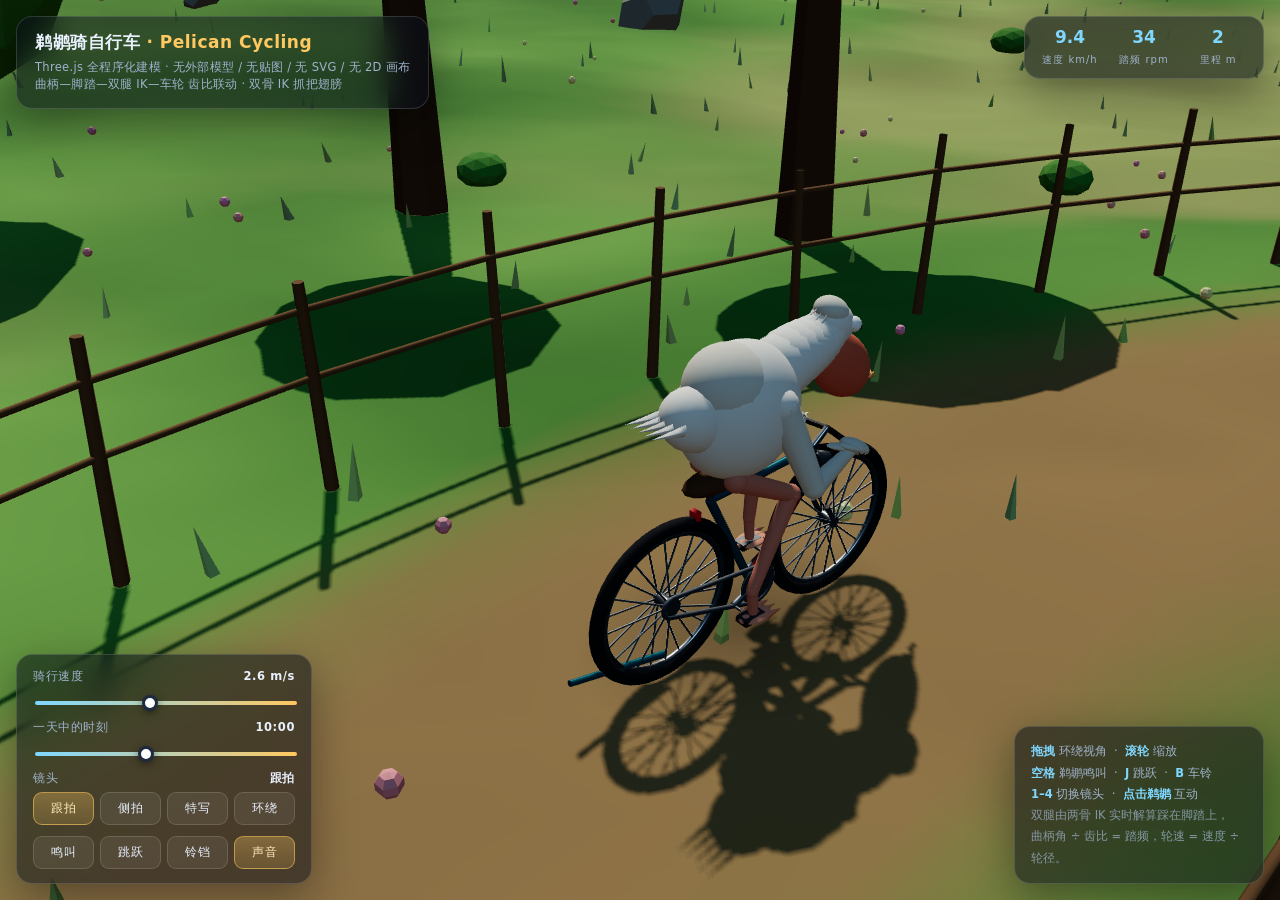
<file: demos/dsh-standard-mimo26p.html>
<!DOCTYPE html>
<html lang="zh-CN">
<head>
<meta charset="utf-8">
<meta name="viewport" content="width=device-width, initial-scale=1, maximum-scale=1, user-scalable=no">
<title>鹈鹕骑自行车 · Pelican Cycling — Three.js 程序化 3D 场景</title>
<style>
  :root{
    --glass: rgba(12,18,30,.55);
    --glass2: rgba(12,18,30,.38);
    --line: rgba(255,255,255,.14);
    --txt:#e9f1ff;
    --dim:#9fb2cc;
    --acc:#ffc861;
    --acc2:#7fd7ff;
  }
  *{ box-sizing:border-box; -webkit-tap-highlight-color:transparent; }
  html,body{ margin:0; height:100%; overflow:hidden; background:#0a0f1a; color:var(--txt);
    font-family:"PingFang SC","Microsoft YaHei","Hiragino Sans GB",system-ui,-apple-system,"Segoe UI",Roboto,sans-serif;
    -webkit-font-smoothing:antialiased; }
  canvas#c{ position:fixed; inset:0; display:block; width:100%; height:100%; touch-action:none; }
  .panel{
    position:fixed; background:var(--glass); backdrop-filter:blur(16px) saturate(1.25);
    -webkit-backdrop-filter:blur(16px) saturate(1.25);
    border:1px solid var(--line); border-radius:16px; box-shadow:0 14px 44px rgba(0,0,0,.38);
    padding:14px 16px; user-select:none;
  }
  #title{ top:16px; left:16px; padding:14px 18px; }
  #title h1{ margin:0; font-size:17px; letter-spacing:.5px; font-weight:700; }
  #title h1 span{ color:var(--acc); }
  #title p{ margin:5px 0 0; font-size:11.5px; color:var(--dim); letter-spacing:.3px; line-height:1.5; }
  #stats{ top:16px; right:16px; display:flex; gap:16px; padding:11px 16px; }
  .stat{ text-align:center; min-width:58px; }
  .stat b{ display:block; font-size:17px; font-variant-numeric:tabular-nums; color:var(--acc2); line-height:1.15; }
  .stat i{ font-style:normal; font-size:10px; color:var(--dim); letter-spacing:1px; }
  #ctrl{ left:16px; bottom:16px; width:296px; }
  .row{ margin-bottom:11px; }
  .row:last-child{ margin-bottom:0; }
  .lbl{ display:flex; justify-content:space-between; align-items:baseline; font-size:11.5px; color:var(--dim);
    letter-spacing:.6px; margin-bottom:6px; }
  .lbl b{ color:var(--txt); font-weight:600; font-variant-numeric:tabular-nums; }
  input[type=range]{ -webkit-appearance:none; appearance:none; width:100%; height:4px; border-radius:4px;
    background:linear-gradient(90deg,var(--acc2),var(--acc)); outline:none; cursor:pointer; }
  input[type=range]::-webkit-slider-thumb{ -webkit-appearance:none; width:16px; height:16px; border-radius:50%;
    background:#fff; border:3px solid #1d2a40; box-shadow:0 2px 8px rgba(0,0,0,.5); cursor:pointer; }
  input[type=range]::-moz-range-thumb{ width:14px; height:14px; border-radius:50%; background:#fff;
    border:3px solid #1d2a40; cursor:pointer; }
  .btns{ display:flex; flex-wrap:wrap; gap:6px; }
  button{
    flex:1 1 auto; min-width:56px; padding:7px 9px; font-size:12px; letter-spacing:.5px; color:var(--txt);
    background:rgba(255,255,255,.07); border:1px solid var(--line); border-radius:9px; cursor:pointer;
    transition:.16s; font-family:inherit;
  }
  button:hover{ background:rgba(255,255,255,.16); transform:translateY(-1px); }
  button.on{ background:linear-gradient(180deg,rgba(255,200,97,.32),rgba(255,200,97,.18));
    border-color:rgba(255,200,97,.55); color:#ffe9bd; }
  #help{ right:16px; bottom:16px; font-size:11.5px; color:var(--dim); line-height:1.85; max-width:250px; }
  #help b{ color:var(--acc2); font-weight:600; }
  #hint{ position:fixed; left:50%; bottom:18px; transform:translateX(-50%); font-size:11.5px; color:var(--dim);
    background:var(--glass2); border:1px solid var(--line); padding:6px 14px; border-radius:20px;
    backdrop-filter:blur(10px); pointer-events:none; transition:opacity .6s; }
  #toast{ position:fixed; left:50%; top:22%; transform:translate(-50%,-50%) scale(.9); opacity:0;
    font-size:22px; font-weight:700; letter-spacing:2px; color:#fff; text-shadow:0 4px 18px rgba(0,0,0,.6);
    pointer-events:none; transition:.28s; }
  #toast.show{ opacity:1; transform:translate(-50%,-50%) scale(1); }
  #loader{ position:fixed; inset:0; background:radial-gradient(120% 120% at 50% 30%,#16243c,#080d16 70%);
    display:flex; flex-direction:column; align-items:center; justify-content:center; gap:14px;
    z-index:50; transition:opacity .8s; }
  #loader.hide{ opacity:0; pointer-events:none; }
  #loader h2{ margin:0; font-size:20px; letter-spacing:3px; font-weight:600; }
  #loader p{ margin:0; color:var(--dim); font-size:12.5px; letter-spacing:1px; }
  .spin{ width:34px; height:34px; border-radius:50%; border:3px solid rgba(255,255,255,.15);
    border-top-color:var(--acc); animation:sp 1s linear infinite; }
  @keyframes sp{ to{ transform:rotate(360deg); } }
  #err{ display:none; max-width:560px; text-align:center; line-height:1.8; color:#ffb3a7; font-size:13px; }
  @media (max-width: 860px){
    #help{ display:none; } #ctrl{ width:calc(100% - 32px); } #stats{ gap:10px; padding:9px 11px; }
  }
</style>
</head>
<body>
<canvas id="c"></canvas>

<div id="title" class="panel">
  <h1>鹈鹕骑自行车 <span>· Pelican Cycling</span></h1>
  <p>Three.js 全程序化建模 · 无外部模型 / 无贴图 / 无 SVG / 无 2D 画布<br>曲柄—脚踏—双腿 IK—车轮 齿比联动 · 双骨 IK 抓把翅膀</p>
</div>

<div id="stats" class="panel">
  <div class="stat"><b id="sSpeed">0.0</b><i>速度 km/h</i></div>
  <div class="stat"><b id="sRpm">0</b><i>踏频 rpm</i></div>
  <div class="stat"><b id="sDist">0</b><i>里程 m</i></div>
</div>

<div id="ctrl" class="panel">
  <div class="row">
    <div class="lbl"><span>骑行速度</span><b id="vSpeed">2.6 m/s</b></div>
    <input id="rSpeed" type="range" min="0" max="6" step="0.05" value="2.6">
  </div>
  <div class="row">
    <div class="lbl"><span>一天中的时刻</span><b id="vTime">10:00</b></div>
    <input id="rTime" type="range" min="0" max="24" step="0.05" value="10">
  </div>
  <div class="row">
    <div class="lbl"><span>镜头</span><b id="vCam">跟拍</b></div>
    <div class="btns">
      <button data-cam="chase" class="on">跟拍</button>
      <button data-cam="side">侧拍</button>
      <button data-cam="close">特写</button>
      <button data-cam="orbit">环绕</button>
    </div>
  </div>
  <div class="row">
    <div class="btns">
      <button id="bHonk">鸣叫</button>
      <button id="bJump">跳跃</button>
      <button id="bBell">铃铛</button>
      <button id="bSnd" class="on">声音</button>
    </div>
  </div>
</div>

<div id="help" class="panel">
  <b>拖拽</b> 环绕视角 &nbsp;·&nbsp; <b>滚轮</b> 缩放<br>
  <b>空格</b> 鹈鹕鸣叫 &nbsp;·&nbsp; <b>J</b> 跳跃 &nbsp;·&nbsp; <b>B</b> 车铃<br>
  <b>1–4</b> 切换镜头 &nbsp;·&nbsp; <b>点击鹈鹕</b> 互动<br>
  <span style="opacity:.75">双腿由两骨 IK 实时解算踩在脚踏上，<br>曲柄角 ÷ 齿比 = 踏频，轮速 = 速度 ÷ 轮径。</span>
</div>

<div id="hint">拖动旋转视角 · 滚轮缩放 · 空格让鹈鹕鸣叫</div>
<div id="toast"></div>

<div id="loader">
  <div class="spin"></div>
  <h2>鹈鹕骑自行车</h2>
  <p>正在装配自行车与鹈鹕骨骼 …</p>
  <div id="err"></div>
</div>

<script type="module">
/* =====================================================================
   鹈鹕骑自行车 · Pelican Cycling
   完全程序化的 Three.js 3D 场景：
   - 鹈鹕：椭球躯干 / 锥管渐细颈 / 长喙 + 喉囊 / 翼羽 / 蹼足
   - 自行车：钻石车架 / 辐条轮 / 链条（两圆外公切带）/ 曲柄牙盘
   - 运动学：里程 → 轮角 → (÷齿比) 曲柄角 → 脚踏点 → 双骨 IK 腿
            → 双骨 IK 翼尖抓把 + 身体侧倾/起伏 + 喉囊弹簧
   - 环境：程序化起伏地形（顶点色）/ 树 / 岩石 / 灌木 / 花 / 木栅栏
            / 云 / 星星 / 萤火虫 / 昼夜光照
   依赖：仅 three.js 核心（CDN 动态加载，多源回退）；轨道相机自研。
   禁止项自查：无 SVG、无 2D Canvas、无外部 3D 模型、无预渲染动画、无位图贴图。
   ===================================================================== */

const $ = (id) => document.getElementById(id);

async function loadThree() {
  const src = [
    '../vendor/three-0.160.0.module.js',
    'https://unpkg.com/three@0.160.0/build/three.module.js',
    'https://esm.sh/three@0.160.0',
    'https://cdn.jsdelivr.net/npm/three@0.163.0/build/three.module.js'
  ];
  let lastErr = null;
  for (const u of src) {
    try {
      const m = await import(/* @vite-ignore */ u);
      if (m && m.WebGLRenderer && m.Scene) return m;
    } catch (e) { lastErr = e; }
  }
  throw new Error('three.js 加载失败（需要联网访问 CDN）：' + (lastErr ? lastErr.message : ''));
}

(async function main() {
const THREE = await loadThree();

/* ---------------------------------------------------------------- 基础工具 */
const TAU = Math.PI * 2;
const clamp = THREE.MathUtils.clamp;
const lerp = THREE.MathUtils.lerp;
const smoothstep = (a, b, x) => { const t = clamp((x - a) / (b - a), 0, 1); return t * t * (3 - 2 * t); };
const damp = (cur, goal, k, dt) => lerp(cur, goal, 1 - Math.exp(-k * dt));

let seed = 20260214;
function rnd() { seed |= 0; seed = (seed + 0x6D2B79F5) | 0; let t = Math.imul(seed ^ (seed >>> 15), 1 | seed);
  t = (t + Math.imul(t ^ (t >>> 7), 61 | t)) ^ t; return ((t ^ (t >>> 14)) >>> 0) / 4294967296; }
const rr = (a, b) => a + (b - a) * rnd();

function hash2(x, y) { const n = Math.sin(x * 127.1 + y * 311.7) * 43758.5453123; return n - Math.floor(n); }
function vnoise(x, y) {
  const xi = Math.floor(x), yi = Math.floor(y), xf = x - xi, yf = y - yi;
  const u = xf * xf * (3 - 2 * xf), v = yf * yf * (3 - 2 * yf);
  const a = hash2(xi, yi), b = hash2(xi + 1, yi), c = hash2(xi, yi + 1), d = hash2(xi + 1, yi + 1);
  return (a * (1 - u) + b * u) * (1 - v) + (c * (1 - u) + d * u) * v;
}
function fbm(x, y) { let s = 0, a = 0.5, f = 1; for (let i = 0; i < 4; i++) { s += a * (vnoise(x * f, y * f) * 2 - 1); f *= 2.03; a *= 0.5; } return s; }

/* 常量：骑行环路与车辆几何 */
const RP = 16;            // 环形土路半径
const RW = 0.45;          // 车轮半径
const WB2 = 0.575;        // 半轴距
const BB = new THREE.Vector3(0, 0.32, 0);          // 五通（曲柄轴心）
const REAR_AXLE = new THREE.Vector3(-WB2, RW, 0);
const FRONT_AXLE = new THREE.Vector3(WB2, RW, 0);
const SEAT_TOP = new THREE.Vector3(-0.30, 0.92, 0);
const HEAD_TOP = new THREE.Vector3(0.40, 0.95, 0);
const HEAD_BOT = new THREE.Vector3(0.33, 0.70, 0);
const SADDLE_P = new THREE.Vector3(-0.28, 1.00, 0);
const GRIP_L = new THREE.Vector3(0.48, 1.02, -0.205);
const GRIP_R = new THREE.Vector3(0.48, 1.02, 0.205);
const CRANK_R = 0.17;     // 曲柄长度
const PEDAL_Z = 0.178;     // 脚踏外伸
const GEAR = 1.6;         // 齿比：轮转速 / 曲柄转速
const BAR_PIVOT = new THREE.Vector3(0.36, 0.82, 0); // 转向枢轴

/* 地形：环路带上为 ringWave(θ)（车轮精确贴地），外侧过渡到 fbm 丘陵 */
function ringDist(x, z) { return Math.hypot(x, z) - RP; }
function ringWave(th) { return 0.42 * Math.sin(3 * th + 0.6) + 0.30 * Math.sin(2 * th - 1.2) + 0.16 * Math.sin(5 * th + 2.1); }
function terrainHeight(x, z) {
  const s = Math.abs(ringDist(x, z));
  const t = smoothstep(2.6, 7.5, s);
  const th = Math.atan2(z, x);
  const hills = fbm(x * 0.045, z * 0.045) * 1.5 + fbm(x * 0.13 + 11, z * 0.13 - 7) * 0.35;
  return ringWave(th) * (1 - t) + hills * t;
}

/* ------------------------------------------------------- 渲染器 / 场景 / 相机 */
const canvas = $('c');
const renderer = new THREE.WebGLRenderer({ canvas, antialias: true, alpha: false });
renderer.setPixelRatio(Math.min(window.devicePixelRatio || 1, 2));
renderer.setSize(window.innerWidth, window.innerHeight);
renderer.shadowMap.enabled = true;
renderer.shadowMap.type = THREE.PCFSoftShadowMap;
renderer.toneMapping = THREE.ACESFilmicToneMapping;
renderer.toneMappingExposure = 1.05;

const scene = new THREE.Scene();
scene.fog = new THREE.Fog(0xa9d5f2, 28, 175);

const camera = new THREE.PerspectiveCamera(42, window.innerWidth / window.innerHeight, 0.05, 900);
camera.position.set(4, 2, 6);

/* ------------------------------------------------------------- 自研轨道相机 */
class SimpleOrbit {
  constructor(cam, dom) {
    this.cam = cam; this.dom = dom;
    this.goal = { th: 0, ph: 1.15, r: 5.0, tgt: new THREE.Vector3() };
    this.cur  = { th: 0, ph: 1.15, r: 5.0, tgt: new THREE.Vector3() };
    this.onUser = null;
    this._pts = new Map(); this._last = null; this._moved = 0; this._pinch = 0;
    dom.addEventListener('pointerdown', e => this._down(e));
    window.addEventListener('pointermove', e => this._move(e));
    window.addEventListener('pointerup', e => this._up(e));
    window.addEventListener('pointercancel', e => this._up(e));
    dom.addEventListener('wheel', e => { e.preventDefault();
      this.goal.r = clamp(this.goal.r * (1 + Math.sign(e.deltaY) * 0.09), 0.9, 34); this._user(); }, { passive: false });
  }
  _user() { if (this.onUser) this.onUser(); }
  _down(e) { this.dom.setPointerCapture && this.dom.setPointerCapture(e.pointerId);
    this._pts.set(e.pointerId, { x: e.clientX, y: e.clientY });
    this._last = { x: e.clientX, y: e.clientY }; this._moved = 0;
    if (this._pts.size === 2) { const a = [...this._pts.values()];
      this._pinch = Math.hypot(a[0].x - a[1].x, a[0].y - a[1].y); } }
  _move(e) {
    const p = this._pts.get(e.pointerId); if (!p) return;
    const dx = e.clientX - p.x, dy = e.clientY - p.y;
    p.x = e.clientX; p.y = e.clientY; this._moved += Math.abs(dx) + Math.abs(dy);
    if (this._pts.size === 1) {
      this.goal.th -= dx * 0.005;
      this.goal.ph = clamp(this.goal.ph - dy * 0.004, 0.12, 1.53);
      this._user();
    } else if (this._pts.size === 2) {
      const a = [...this._pts.values()];
      const d = Math.hypot(a[0].x - a[1].x, a[0].y - a[1].y);
      if (this._pinch > 0) this.goal.r = clamp(this.goal.r * (this._pinch / Math.max(1, d)), 0.9, 34);
      this._pinch = d; this._user();
    }
  }
  _up(e) { this._pts.delete(e.pointerId); this._pinch = 0;
    if (this._pts.size === 0 && this.onTap && this._moved < 7) this.onTap(e); }
  snap() { this.cur.th = this.goal.th; this.cur.ph = this.goal.ph; this.cur.r = this.goal.r; this.cur.tgt.copy(this.goal.tgt); }
  update(dt) {
    const k = 7.5;
    this.cur.th = damp(this.cur.th, this.goal.th, k, dt);
    this.cur.ph = damp(this.cur.ph, this.goal.ph, k, dt);
    this.cur.r = damp(this.cur.r, this.goal.r, k, dt);
    this.cur.tgt.x = damp(this.cur.tgt.x, this.goal.tgt.x, 8.5, dt);
    this.cur.tgt.y = damp(this.cur.tgt.y, this.goal.tgt.y, 8.5, dt);
    this.cur.tgt.z = damp(this.cur.tgt.z, this.goal.tgt.z, 8.5, dt);
    const sp = Math.sin(this.cur.ph), cp = Math.cos(this.cur.ph);
    this.cam.position.set(
      this.cur.tgt.x + this.cur.r * sp * Math.sin(this.cur.th),
      this.cur.tgt.y + this.cur.r * cp,
      this.cur.tgt.z + this.cur.r * sp * Math.cos(this.cur.th)
    );
    if (this.cam.position.y < 0.12) this.cam.position.y = 0.12;
    this.cam.lookAt(this.cur.tgt);
  }
}
const orbit = new SimpleOrbit(camera, canvas);

/* ------------------------------------------------------------- 材质与几何助手 */
const M = {
  body:   new THREE.MeshStandardMaterial({ color: 0xf3ede1, roughness: 0.78, metalness: 0.02, flatShading: false }),
  body2:  new THREE.MeshStandardMaterial({ color: 0xe4dccb, roughness: 0.85, metalness: 0.02 }),
  black:  new THREE.MeshStandardMaterial({ color: 0x23222a, roughness: 0.6, metalness: 0.05 }),
  beak:   new THREE.MeshStandardMaterial({ color: 0xf2a35c, roughness: 0.42, metalness: 0.03 }),
  pouch:  new THREE.MeshStandardMaterial({ color: 0xe87a5c, roughness: 0.5, metalness: 0.0 }),
  leg:    new THREE.MeshStandardMaterial({ color: 0xe08a72, roughness: 0.62, metalness: 0.0 }),
  foot:   new THREE.MeshStandardMaterial({ color: 0xef9a7c, roughness: 0.6, metalness: 0.0 }),
  eyeW:   new THREE.MeshStandardMaterial({ color: 0xfffbf2, roughness: 0.25, metalness: 0.0 }),
  eyeB:   new THREE.MeshStandardMaterial({ color: 0x14121a, roughness: 0.15, metalness: 0.1 }),
  frame:  new THREE.MeshStandardMaterial({ color: 0x2e7f8f, roughness: 0.3, metalness: 0.55 }),
  frame2: new THREE.MeshStandardMaterial({ color: 0xc8483c, roughness: 0.3, metalness: 0.5 }),
  chrome: new THREE.MeshStandardMaterial({ color: 0xd8dde3, roughness: 0.22, metalness: 0.95 }),
  steel:  new THREE.MeshStandardMaterial({ color: 0xa2abb4, roughness: 0.28, metalness: 0.85 }),
  chain:  new THREE.MeshStandardMaterial({ color: 0x7d858f, roughness: 0.4, metalness: 0.8 }),
  tire:   new THREE.MeshStandardMaterial({ color: 0x25262b, roughness: 0.92, metalness: 0.0 }),
  rubber: new THREE.MeshStandardMaterial({ color: 0x2b2724, roughness: 0.9, metalness: 0.0 }),
  leather:new THREE.MeshStandardMaterial({ color: 0x6b4326, roughness: 0.75, metalness: 0.03 }),
  wood:   new THREE.MeshStandardMaterial({ color: 0x7d5a3a, roughness: 0.88, metalness: 0.0 }),
  lamp:   new THREE.MeshStandardMaterial({ color: 0xfff0b8, roughness: 0.15, metalness: 0.1,
            emissive: 0xffdca0, emissiveIntensity: 0.6 }),
  red:    new THREE.MeshStandardMaterial({ color: 0xd63b2f, roughness: 0.3, metalness: 0.1,
            emissive: 0x5a0d08, emissiveIntensity: 0.5 })
};
function addMesh(parent, geo, mat, cast = true, recv = true) {
  const m = new THREE.Mesh(geo, mat); m.castShadow = cast; m.receiveShadow = recv; parent.add(m); return m;
}
const UPV = new THREE.Vector3(0, 1, 0);
const _a = new THREE.Vector3(), _b = new THREE.Vector3(), _c = new THREE.Vector3(),
      _d = new THREE.Vector3(), _e = new THREE.Vector3(), _q = new THREE.Quaternion(),
      _q2 = new THREE.Quaternion(), _m = new THREE.Matrix4(), _o = new THREE.Object3D();

/** 两端点之间的圆锥台（几何高度为 1，靠 scale.y 伸缩） */
function boneSeg(parent, rA, rB, mat, radial = 9) {
  const g = new THREE.CylinderGeometry(rB, rA, 1, radial, 1, false);
  return addMesh(parent, g, mat);
}
function aimBone(mesh, p0, p1) {
  _a.subVectors(p1, p0);
  const len = _a.length() || 1e-4;
  mesh.position.copy(p0).addScaledVector(_a, 0.5);
  mesh.quaternion.setFromUnitVectors(UPV, _a.divideScalar(len));
  mesh.scale.set(1, len, 1);
}
function jointBall(parent, r, mat) { return addMesh(parent, new THREE.SphereGeometry(r, 12, 9), mat); }

/** 两骨 IK：返回关节（膝/肘）位置。hint 指定关节弯曲朝向 */
function ikJoint(hip, target, L1, L2, hint, out) {
  _b.subVectors(target, hip);
  let d = _b.length();
  d = clamp(d, Math.abs(L1 - L2) + 1e-3, (L1 + L2) * 0.999);
  const dir = _b.clone().normalize();
  const cosA = clamp((L1 * L1 + d * d - L2 * L2) / (2 * L1 * d), -1, 1);
  const ang = Math.acos(cosA);
  const axis = new THREE.Vector3().crossVectors(dir, hint);
  if (axis.lengthSq() < 1e-8) axis.set(0, 0, 1);
  axis.normalize();
  dir.applyAxisAngle(axis, ang);
  return out.copy(hip).addScaledVector(dir, L1);
}

/** 渐细管（平行传输标架），可逐环压扁；用于颈、喙、链条、车把 */
class TaperedTube {
  constructor(rings, sides, mat) {
    this.rings = rings; this.sides = sides;
    this._t = []; this._n = []; this._b = [];
    for (let i = 0; i < rings; i++) { this._t.push(new THREE.Vector3()); this._n.push(new THREE.Vector3()); this._b.push(new THREE.Vector3()); }
    const vc = rings * sides;
    const g = new THREE.BufferGeometry();
    g.setAttribute('position', new THREE.BufferAttribute(new Float32Array(vc * 3), 3));
    g.setAttribute('normal', new THREE.BufferAttribute(new Float32Array(vc * 3), 3));
    const idx = [];
    for (let i = 0; i < rings - 1; i++) for (let j = 0; j < sides; j++) {
      const a = i * sides + j, b = i * sides + (j + 1) % sides, c = (i + 1) * sides + j, d = (i + 1) * sides + (j + 1) % sides;
      idx.push(a, c, b, b, c, d);
    }
    g.setIndex(idx);
    this.geo = g;
    this.mesh = new THREE.Mesh(g, mat);
    this.mesh.castShadow = true; this.mesh.receiveShadow = true; this.mesh.frustumCulled = false;
  }
  update(pts, radii, flats) {
    const R = this.rings, S = this.sides;
    for (let i = 0; i < R; i++) {
      const t = this._t[i];
      if (i === 0) t.subVectors(pts[1], pts[0]);
      else if (i === R - 1) t.subVectors(pts[R - 1], pts[R - 2]);
      else t.subVectors(pts[i + 1], pts[i - 1]);
      if (t.lengthSq() < 1e-12) t.set(0, 1, 0); else t.normalize();
    }
    for (let i = 0; i < R; i++) {
      const t = this._t[i], n = this._n[i], b = this._b[i];
      if (i === 0) {
        n.set(0, 0, 1); if (Math.abs(t.z) > 0.85) n.set(1, 0, 0);
        n.addScaledVector(t, -t.dot(n)).normalize();
      } else {
        _q.setFromUnitVectors(this._t[i - 1], t);
        n.copy(this._n[i - 1]).applyQuaternion(_q).addScaledVector(t, -t.dot(n)).normalize();
      }
      b.crossVectors(t, n);
    }
    const pos = this.geo.attributes.position.array, nor = this.geo.attributes.normal.array;
    let k = 0;
    for (let i = 0; i < R; i++) {
      const p = pts[i], n = this._n[i], b = this._b[i], r = radii[i], f = flats ? flats[i] : 1;
      for (let j = 0; j < S; j++) {
        const a = j / S * TAU, ca = Math.cos(a), sa = Math.sin(a) * f;
        let dx = n.x * ca + b.x * sa, dy = n.y * ca + b.y * sa, dz = n.z * ca + b.z * sa;
        const il = 1 / (Math.hypot(dx, dy, dz) || 1); dx *= il; dy *= il; dz *= il;
        pos[k] = p.x + dx * r; nor[k++] = dx;
        pos[k] = p.y + dy * r; nor[k++] = dy;
        pos[k] = p.z + dz * r; nor[k++] = dz;
      }
    }
    this.geo.attributes.position.needsUpdate = true;
    this.geo.attributes.normal.needsUpdate = true;
  }
}

/* 三次贝塞尔取样 */
function bezier(p0, p1, p2, p3, pts) {
  const n = pts.length;
  for (let i = 0; i < n; i++) {
    const t = i / (n - 1), u = 1 - t;
    pts[i].set(
      u * u * u * p0.x + 3 * u * u * t * p1.x + 3 * u * t * t * p2.x + t * t * t * p3.x,
      u * u * u * p0.y + 3 * u * u * t * p1.y + 3 * u * t * t * p2.y + t * t * t * p3.y,
      u * u * u * p0.z + 3 * u * u * t * p1.z + 3 * u * t * t * p2.z + t * t * t * p3.z
    );
  }
}

/* ===================================================================== 环境 */
const worldG = new THREE.Group(); scene.add(worldG);

/* --- 天空（球体顶点渐变）+ 太阳/月亮圆盘 + 星星 + 萤火虫 --- */
const skyGeo = new THREE.SphereGeometry(600, 40, 24);
const skyCol = new Float32Array(skyGeo.attributes.position.count * 3);
skyGeo.setAttribute('color', new THREE.BufferAttribute(skyCol, 3));
const skyMat = new THREE.MeshBasicMaterial({ vertexColors: true, side: THREE.BackSide, fog: false, depthWrite: false, toneMapped: false });
const sky = new THREE.Mesh(skyGeo, skyMat); sky.frustumCulled = false; scene.add(sky);

const sunDisc = new THREE.Mesh(new THREE.CircleGeometry(26, 40),
  new THREE.MeshBasicMaterial({ color: 0xfff3cf, fog: false, toneMapped: false, transparent: true }));
sunDisc.frustumCulled = false; scene.add(sunDisc);
const sunGlow = new THREE.Mesh(new THREE.CircleGeometry(78, 40),
  new THREE.MeshBasicMaterial({ color: 0xffcf8a, fog: false, toneMapped: false, transparent: true, opacity: 0.16, blending: THREE.AdditiveBlending, depthWrite: false }));
sunGlow.frustumCulled = false; scene.add(sunGlow);
const moonDisc = new THREE.Mesh(new THREE.CircleGeometry(15, 32),
  new THREE.MeshBasicMaterial({ color: 0xdfe8ff, fog: false, toneMapped: false, transparent: true }));
moonDisc.frustumCulled = false; scene.add(moonDisc);

function makePoints(count, radius, yMin, yMax, size, color) {
  const g = new THREE.BufferGeometry();
  const arr = new Float32Array(count * 3);
  for (let i = 0; i < count; i++) {
    const th = rnd() * TAU, r = radius * Math.sqrt(rnd());
    arr[i * 3] = Math.cos(th) * r; arr[i * 3 + 1] = rr(yMin, yMax); arr[i * 3 + 2] = Math.sin(th) * r;
  }
  g.setAttribute('position', new THREE.BufferAttribute(arr, 3));
  const m = new THREE.PointsMaterial({ size, color, transparent: true, opacity: 0, depthWrite: false,
    blending: THREE.AdditiveBlending, sizeAttenuation: true, toneMapped: false, fog: false });
  const p = new THREE.Points(g, m); p.frustumCulled = false; return p;
}
const starPos = new Float32Array(1100 * 3);
for (let i = 0; i < 1100; i++) {
  const u = rnd() * 2 - 1, th = rnd() * TAU, s = Math.sqrt(1 - u * u), r = 520;
  starPos[i * 3] = Math.cos(th) * s * r; starPos[i * 3 + 1] = Math.abs(u) * r * 0.9 + 20; starPos[i * 3 + 2] = Math.sin(th) * s * r;
}
const starGeo = new THREE.BufferGeometry(); starGeo.setAttribute('position', new THREE.BufferAttribute(starPos, 3));
const stars = new THREE.Points(starGeo, new THREE.PointsMaterial({ size: 2.4, color: 0xffffff, transparent: true,
  opacity: 0, depthWrite: false, blending: THREE.AdditiveBlending, sizeAttenuation: false, toneMapped: false, fog: false }));
stars.frustumCulled = false; scene.add(stars);

const fireflies = makePoints(150, 34, 0.2, 1.6, 0.12, 0xffe08a); scene.add(fireflies);

/* --- 地形（顶点色 + 起伏） --- */
(function buildTerrain() {
  const SIZE = 176, SEG = 230;
  const g = new THREE.PlaneGeometry(SIZE, SIZE, SEG, SEG);
  g.rotateX(-Math.PI / 2);
  const pos = g.attributes.position;
  const col = new Float32Array(pos.count * 3);
  const c = new THREE.Color();
  const GRASS1 = new THREE.Color(0x74a94a), GRASS2 = new THREE.Color(0x4e7d35),
        DIRT = new THREE.Color(0x9c7c50), ROCK = new THREE.Color(0x8b8578), LOW = new THREE.Color(0xc0ab72);
  for (let i = 0; i < pos.count; i++) {
    const x = pos.getX(i), z = pos.getZ(i);
    const h = terrainHeight(x, z);
    pos.setY(i, h);
    const e = 0.7;
    const sl = Math.hypot(terrainHeight(x + e, z) - terrainHeight(x - e, z), terrainHeight(x, z + e) - terrainHeight(x, z - e)) / (2 * e);
    const s = Math.abs(ringDist(x, z));
    c.copy(GRASS1).lerp(GRASS2, vnoise(x * 0.32 + 3, z * 0.32));
    c.lerp(LOW, smoothstep(0.0, -0.45, h) * 0.45);
    c.lerp(ROCK, smoothstep(0.5, 1.1, sl) * 0.8);
    c.lerp(DIRT, 1 - smoothstep(1.25, 2.5, s));
    const g2 = 0.94 + vnoise(x * 1.7, z * 1.7) * 0.12;
    col[i * 3] = c.r * g2; col[i * 3 + 1] = c.g * g2; col[i * 3 + 2] = c.b * g2;
  }
  g.setAttribute('color', new THREE.BufferAttribute(col, 3));
  g.computeVertexNormals();
  const m = new THREE.Mesh(g, new THREE.MeshStandardMaterial({ vertexColors: true, roughness: 0.96, metalness: 0 }));
  m.receiveShadow = true; worldG.add(m);
})();

/* --- 远山 --- */
(function mountains() {
  const mat = new THREE.MeshStandardMaterial({ color: 0x6d7f96, roughness: 1, flatShading: true, metalness: 0 });
  for (let i = 0; i < 15; i++) {
    const th = rnd() * TAU, r = rr(66, 84);
    const x = Math.cos(th) * r, z = Math.sin(th) * r;
    const h = rr(9, 20), rad = rr(9, 18);
    const m = addMesh(worldG, new THREE.ConeGeometry(rad, h, rr(5, 8) | 0, 1), mat, false, true);
    m.position.set(x, terrainHeight(x, z) + h * 0.5 - 1.5, z);
    m.rotation.y = rnd() * TAU;
  }
})();

/* --- 树 / 岩石 / 灌木 / 花 --- */
(function foliage() {
  const trunkMat = new THREE.MeshStandardMaterial({ color: 0x6a4a30, roughness: 0.95, flatShading: true });
  const leafMats = [0x4f8f3a, 0x3f7a33, 0x5e9c42, 0x6fa54a].map(c =>
    new THREE.MeshStandardMaterial({ color: c, roughness: 0.9, flatShading: true }));
  for (let i = 0; i < 40; i++) {
    const th = rnd() * TAU, s = rr(5.2, 44) * (rnd() < 0.5 ? 1 : -1);
    const x = Math.cos(th) * (RP + s), z = Math.sin(th) * (RP + s);
    if (Math.hypot(x, z) > 70) continue;
    const y = terrainHeight(x, z), sc = rr(0.75, 1.7);
    const g = new THREE.Group(); g.position.set(x, y, z); g.rotation.y = rnd() * TAU; worldG.add(g);
    const th0 = rr(1.5, 2.6) * sc;
    const trunk = addMesh(g, new THREE.CylinderGeometry(0.11 * sc, 0.19 * sc, th0, 7), trunkMat);
    trunk.position.y = th0 * 0.5;
    const lm = leafMats[(rnd() * leafMats.length) | 0];
    const n = 2 + (rnd() * 2 | 0);
    for (let j = 0; j < n; j++) {
      const rr2 = rr(0.7, 1.15) * sc;
      const leaf = addMesh(g, new THREE.IcosahedronGeometry(rr2, 1), lm);
      leaf.position.set(rr(-0.3, 0.3) * sc, th0 + rr(0, 1.1) * sc, rr(-0.3, 0.3) * sc);
      leaf.scale.set(1, rr(0.8, 1.15), 1);
      leaf.rotation.set(rnd(), rnd(), rnd());
    }
  }
  const rockMat = new THREE.MeshStandardMaterial({ color: 0x8d8a80, roughness: 1, flatShading: true });
  for (let i = 0; i < 34; i++) {
    const th = rnd() * TAU, s = rr(4.5, 40) * (rnd() < 0.5 ? 1 : -1);
    const x = Math.cos(th) * (RP + s), z = Math.sin(th) * (RP + s);
    const y = terrainHeight(x, z), sc = rr(0.2, 0.85);
    const m = addMesh(worldG, new THREE.DodecahedronGeometry(sc, 0), rockMat);
    m.position.set(x, y + sc * 0.3, z); m.rotation.set(rnd() * 3, rnd() * 3, rnd() * 3);
    m.scale.set(1, rr(0.5, 0.9), rr(0.7, 1.2));
  }
  const bushMats = [0x46802f, 0x568f39].map(c => new THREE.MeshStandardMaterial({ color: c, roughness: 0.95, flatShading: true }));
  for (let i = 0; i < 46; i++) {
    const th = rnd() * TAU, s = rr(3.6, 36) * (rnd() < 0.5 ? 1 : -1);
    const x = Math.cos(th) * (RP + s), z = Math.sin(th) * (RP + s);
    const sc = rr(0.22, 0.55);
    const m = addMesh(worldG, new THREE.IcosahedronGeometry(sc, 1), bushMats[(rnd() * 2) | 0], false, true);
    m.position.set(x, terrainHeight(x, z) + sc * 0.5, z); m.scale.y = 0.7;
  }
  // 草簇（实例化）
  const tuft = new THREE.InstancedMesh(new THREE.ConeGeometry(0.045, 0.26, 4),
    new THREE.MeshStandardMaterial({ roughness: 0.95, flatShading: true }), 1500);
  const col = new THREE.Color();
  for (let i = 0; i < 1500; i++) {
    const th = rnd() * TAU, r = Math.sqrt(rnd()) * 52;
    const x = Math.cos(th) * r, z = Math.sin(th) * r;
    const y = terrainHeight(x, z);
    _o.position.set(x, y + 0.1, z);
    _o.rotation.set(rr(-0.2, 0.2), rnd() * TAU, rr(-0.2, 0.2));
    const s = rr(0.7, 1.6); _o.scale.set(s, s * rr(0.8, 1.6), s);
    _o.updateMatrix(); tuft.setMatrixAt(i, _o.matrix);
    col.setHSL(0.24 + rr(-0.03, 0.03), rr(0.35, 0.6), rr(0.3, 0.5));
    tuft.setColorAt(i, col);
  }
  tuft.instanceMatrix.needsUpdate = true; if (tuft.instanceColor) tuft.instanceColor.needsUpdate = true;
  tuft.receiveShadow = true; worldG.add(tuft);

  // 小花
  const flower = new THREE.InstancedMesh(new THREE.SphereGeometry(0.05, 6, 5),
    new THREE.MeshStandardMaterial({ roughness: 0.6, flatShading: true }), 320);
  for (let i = 0; i < 320; i++) {
    const th = rnd() * TAU, r = Math.sqrt(rnd()) * 40;
    const x = Math.cos(th) * r, z = Math.sin(th) * r;
    _o.position.set(x, terrainHeight(x, z) + rr(0.1, 0.2), z);
    _o.rotation.set(0, 0, 0); _o.scale.setScalar(rr(0.7, 1.4));
    _o.updateMatrix(); flower.setMatrixAt(i, _o.matrix);
    col.setHSL(rr(0, 1) < 0.5 ? rr(0.95, 1.05) % 1 : rr(0.1, 0.18), 0.75, 0.62);
    flower.setColorAt(i, col);
  }
  flower.instanceMatrix.needsUpdate = true; if (flower.instanceColor) flower.instanceColor.needsUpdate = true;
  worldG.add(flower);
})();

/* --- 木栅栏（双侧，实例化桩 + 横杆） --- */
(function fence() {
  const sides = [2.8, -2.8];
  const per = 88, half = 0.95;
  const postGeo = new THREE.CylinderGeometry(0.035, 0.05, 1.9, 6);
  const posts = new THREE.InstancedMesh(postGeo, M.wood, per * sides.length);
  const railGeo = new THREE.CylinderGeometry(0.022, 0.022, 1, 5);
  const rails = new THREE.InstancedMesh(railGeo, M.wood, per * sides.length * 2);
  let pi = 0, ri = 0;
  const pts = [];
  for (const sd of sides) {
    const row = [];
    for (let i = 0; i < per; i++) {
      const th = i / per * TAU;
      const r = RP + sd;
      const x = Math.cos(th) * r, z = Math.sin(th) * r;
      const y = terrainHeight(x, z);
      row.push(new THREE.Vector3(x, y + half, z));
      _o.position.set(x, y + half * 0.55, z);
      _o.rotation.set(rr(-0.04, 0.04), rnd() * TAU, rr(-0.04, 0.04));
      _o.scale.set(1, 1 + rr(-0.08, 0.08), 1);
      _o.updateMatrix(); posts.setMatrixAt(pi++, _o.matrix);
    }
    pts.push(row);
  }
  for (const row of pts) {
    for (let i = 0; i < row.length; i++) {
      const a = row[i], b = row[(i + 1) % row.length];
      for (const hh of [0.28, -0.16]) {
        _a.copy(a); _a.y += hh; _b.copy(b); _b.y += hh;
        _d.subVectors(_b, _a); const len = _d.length();
        _o.position.copy(_a).addScaledVector(_d, 0.5);
        _o.quaternion.setFromUnitVectors(UPV, _d.divideScalar(len));
        _o.scale.set(1, len, 1);
        _o.updateMatrix(); rails.setMatrixAt(ri++, _o.matrix);
      }
    }
  }
  posts.instanceMatrix.needsUpdate = true; rails.instanceMatrix.needsUpdate = true;
  posts.castShadow = true; posts.receiveShadow = true; rails.castShadow = true;
  worldG.add(posts, rails);
})();

/* --- 云（缓慢漂移） --- */
const clouds = [];
(function buildClouds() {
  const mat = new THREE.MeshStandardMaterial({ color: 0xffffff, roughness: 1, metalness: 0, transparent: true, opacity: 0.92 });
  for (let i = 0; i < 9; i++) {
    const g = new THREE.Group();
    const th = rnd() * TAU, r = rr(20, 62);
    g.position.set(Math.cos(th) * r, rr(15, 27), Math.sin(th) * r);
    for (let j = 0; j < 4; j++) {
      const m = addMesh(g, new THREE.SphereGeometry(rr(1.6, 3.4), 12, 9), mat, false, false);
      m.position.set(rr(-3.4, 3.4), rr(-0.5, 0.8), rr(-1.6, 1.6));
      m.scale.y = 0.6;
    }
    g.userData.spd = rr(0.25, 0.7);
    worldG.add(g); clouds.push(g);
  }
  clouds.mat = mat;
})();

/* --- 灯光 --- */
const hemi = new THREE.HemisphereLight(0xa9d5f2, 0x6a5a3e, 0.55); scene.add(hemi);
const sun = new THREE.DirectionalLight(0xfff2dd, 2.2);
sun.castShadow = true;
sun.shadow.mapSize.set(2048, 2048);
sun.shadow.camera.near = 14; sun.shadow.camera.far = 42;
sun.shadow.camera.left = -10; sun.shadow.camera.right = 10;
sun.shadow.camera.top = 10; sun.shadow.camera.bottom = -10;
sun.shadow.camera.updateProjectionMatrix();
sun.shadow.bias = -0.00015; sun.shadow.normalBias = 0.012;
scene.add(sun); scene.add(sun.target);
const rim = new THREE.DirectionalLight(0x86b6ff, 0.35); scene.add(rim); scene.add(rim.target);
const rimDir = new THREE.Vector3(-0.6, 0.45, 0.6);

/* --- 昼夜 / 大气 --- */
const skyTop = new THREE.Color(), skyBot = new THREE.Color(), tmpC = new THREE.Color();
const C = {
  dayTop: new THREE.Color(0x3d7ccc), dayHor: new THREE.Color(0xaed6f4),
  setTop: new THREE.Color(0x2b3a72), setHor: new THREE.Color(0xff9a52),
  nightTop: new THREE.Color(0x030715), nightHor: new THREE.Color(0x112035),
  moonFill: new THREE.Color(0x7593c8)
};
const sunDir = new THREE.Vector3(), lightDir = new THREE.Vector3();
let dayF = 1, nightF = 0;
function updateAtmosphere(hours) {
  const el = Math.sin((hours - 6) / 12 * Math.PI) * 1.08;
  const az = (hours - 6) / 12 * Math.PI;
  const horiz = _a.set(Math.cos(az), 0, 0.35).normalize();
  sunDir.copy(horiz).multiplyScalar(Math.cos(el)).addScaledVector(UPV, Math.sin(el)).normalize();
  dayF = smoothstep(-0.08, 0.2, el);
  nightF = 1 - smoothstep(-0.22, 0.08, el);
  const lowSun = 1 - smoothstep(0.03, 0.55, Math.max(el, 0));

  skyTop.copy(C.dayTop).lerp(C.setTop, lowSun).lerp(C.nightTop, nightF);
  skyBot.copy(C.dayHor).lerp(C.setHor, lowSun * 0.95).lerp(C.nightHor, nightF);

  const pos = skyGeo.attributes.position, n = pos.count;
  for (let i = 0; i < n; i++) {
    const y = pos.getY(i) / 600;
    const t = smoothstep(-0.05, 0.5, y);
    tmpC.copy(skyBot).lerp(skyTop, t);
    const t2 = smoothstep(-0.02, -0.4, y);
    tmpC.lerp(skyBot, t2 * 0.35);
    skyCol[i * 3] = tmpC.r; skyCol[i * 3 + 1] = tmpC.g; skyCol[i * 3 + 2] = tmpC.b;
  }
  skyGeo.attributes.color.needsUpdate = true;

  scene.fog.color.copy(skyBot);
  renderer.setClearColor(skyBot);

  const showSun = el > -0.05;
  sunDisc.visible = showSun; sunGlow.visible = showSun;
  sunDisc.position.copy(sunDir).multiplyScalar(430);
  sunGlow.position.copy(sunDir).multiplyScalar(428);
  sunDisc.lookAt(camera.position); sunGlow.lookAt(camera.position);
  sunDisc.material.opacity = 0.55 + 0.45 * dayF;
  sunDisc.material.color.setHSL(0.11 - lowSun * 0.06, 0.55 + lowSun * 0.4, 0.72 - lowSun * 0.12);
  sunGlow.material.opacity = 0.1 + lowSun * 0.22;

  moonDisc.visible = nightF > 0.03;
  moonDisc.position.copy(sunDir).multiplyScalar(-430);
  moonDisc.lookAt(camera.position);
  moonDisc.material.opacity = nightF * 0.9;
  stars.material.opacity = nightF * 0.95;
  fireflies.material.opacity = nightF * 0.85;

  // 主光源：白天太阳 / 夜晚月光
  if (el > 0) lightDir.copy(sunDir);
  else lightDir.set(-sunDir.x, Math.max(0.3, -el), -sunDir.z).normalize();
  rimDir.set(-lightDir.x, 0.5, -lightDir.z).normalize();
  renderer.toneMappingExposure = 1.05 + 0.8 * nightF;
  sun.color.setHSL(0.11 - lowSun * 0.055, 0.35 + lowSun * 0.5, 0.55 + 0.25 * dayF - lowSun * 0.05);
  sun.intensity = 0.12 + 2.3 * dayF + 1.25 * nightF;
  hemi.intensity = 0.2 + 0.5 * dayF + 0.38 * nightF;
  hemi.color.copy(skyBot).lerp(skyTop, 0.35).lerp(C.moonFill, nightF * 0.85);
  hemi.groundColor.setHSL(0.09, 0.3, 0.14 + 0.18 * dayF + 0.2 * nightF);
  rim.intensity = 0.12 + 0.3 * dayF + 0.2 * nightF;
  rim.color.setHSL(0.58, 0.5, 0.5 + 0.2 * nightF);
  clouds.mat.color.setHSL(0.58 - lowSun * 0.5, 0.05 + lowSun * 0.2, 0.35 + 0.6 * dayF - lowSun * 0.12);
  M.lamp.emissiveIntensity = 0.25 + nightF * 1.4;
  M.red.emissiveIntensity = 0.3 + nightF * 0.8;
}

/* ================================================================== 自行车 */
const bike = new THREE.Group(); scene.add(bike);
const steerPivot = new THREE.Group(); steerPivot.position.copy(BAR_PIVOT); bike.add(steerPivot);
const steer = new THREE.Group(); steer.position.copy(BAR_PIVOT).multiplyScalar(-1); steerPivot.add(steer);

function tube(a, b, r1, r2, mat, parent, radial = 10) {
  const m = boneSeg(parent || bike, r1, r2, mat, radial);
  aimBone(m, a, b); return m;
}

const wheels = [];
function buildWheel(parent) {
  const g = new THREE.Group(); parent.add(g);
  addMesh(g, new THREE.TorusGeometry(RW - 0.035, 0.036, 12, 46), M.tire);
  addMesh(g, new THREE.TorusGeometry(RW - 0.078, 0.017, 8, 46), M.chrome);
  const hub = addMesh(g, new THREE.CylinderGeometry(0.032, 0.032, 0.1, 14), M.steel);
  hub.rotation.x = Math.PI / 2;
  const NS = 24;
  const sp = new THREE.InstancedMesh(new THREE.CylinderGeometry(0.0055, 0.0055, 1, 5), M.chrome, NS);
  for (let i = 0; i < NS; i++) {
    const a = i / NS * TAU;
    const rimP = new THREE.Vector3(Math.cos(a) * (RW - 0.075), Math.sin(a) * (RW - 0.075), 0);
    const hubP = new THREE.Vector3(0, 0, (i % 2 ? 1 : -1) * 0.045);
    _a.subVectors(rimP, hubP); const len = _a.length();
    _o.position.copy(hubP).addScaledVector(_a, 0.5);
    _o.quaternion.setFromUnitVectors(UPV, _a.divideScalar(len));
    _o.scale.set(1, len, 1); _o.updateMatrix(); sp.setMatrixAt(i, _o.matrix);
  }
  sp.instanceMatrix.needsUpdate = true; sp.castShadow = true; g.add(sp);
  wheels.push(g); return g;
}
const wheelR = buildWheel(bike); wheelR.position.copy(REAR_AXLE);
const wheelF = buildWheel(steer); wheelF.position.copy(FRONT_AXLE);

/* 车架 */
(function frame() {
  const r = 0.023;
  tube(BB, SEAT_TOP, r, r, M.frame);
  tube(BB, HEAD_BOT, r, r * 1.05, M.frame2);
  tube(SEAT_TOP, HEAD_TOP, r * 0.95, r, M.frame);
  tube(HEAD_BOT, HEAD_TOP, 0.03, 0.03, M.chrome);
  for (const s of [1, -1]) {
    tube(_a.copy(BB).setZ(0.05 * s), _b.copy(REAR_AXLE).setZ(0.05 * s), 0.019, 0.016, M.frame);
    tube(_a.copy(SEAT_TOP).setZ(0.03 * s), _b.copy(REAR_AXLE).setZ(0.05 * s), 0.016, 0.015, M.frame2);
  }
  tube(SEAT_TOP, SADDLE_P, 0.018, 0.018, M.chrome);
  // 座垫
  const sad = addMesh(bike, new THREE.SphereGeometry(0.14, 16, 12), M.leather);
  sad.position.copy(SADDLE_P).add(new THREE.Vector3(-0.01, 0.02, 0));
  sad.scale.set(1.25, 0.35, 0.62);
  const nose = addMesh(bike, new THREE.SphereGeometry(0.06, 12, 9), M.leather);
  nose.position.copy(SADDLE_P).add(new THREE.Vector3(0.13, 0.015, 0));
  nose.scale.set(1.5, 0.35, 0.5);
  // 尾灯
  const rl = addMesh(bike, new THREE.BoxGeometry(0.03, 0.05, 0.05), M.red);
  rl.position.copy(SEAT_TOP).add(new THREE.Vector3(-0.09, -0.05, 0));
})();

/* 前叉 / 车把 / 车灯 / 车铃（随转向摆动） */
(function front() {
  for (const s of [1, -1]) {
    const mid = new THREE.Vector3(0.5, 0.58, 0.05 * s);
    tube(_a.copy(HEAD_BOT).setZ(0.05 * s), mid, 0.017, 0.015, M.chrome, steer);
    tube(mid, _b.copy(FRONT_AXLE).setZ(0.05 * s), 0.015, 0.013, M.chrome, steer);
  }
  tube(HEAD_TOP, new THREE.Vector3(0.5, 1.03, 0), 0.019, 0.017, M.chrome, steer);
  const bar = new TaperedTube(7, 8, M.chrome);
  const bpts = [], brad = [], bfl = [];
  for (let i = 0; i < 7; i++) {
    const t = i / 6, z = lerp(-0.27, 0.27, t);
    bpts.push(new THREE.Vector3(0.5 - 0.03 * Math.abs(z) / 0.27, 1.03 - 0.015 * Math.abs(z) / 0.27, z));
    brad.push(0.016); bfl.push(1);
  }
  bar.update(bpts, brad, bfl); steer.add(bar.mesh);
  for (const s of [1, -1]) {
    const grip = addMesh(steer, new THREE.CylinderGeometry(0.025, 0.025, 0.11, 12), M.rubber);
    grip.rotation.x = Math.PI / 2;
    grip.position.copy(s > 0 ? GRIP_R : GRIP_L);
  }
  const lampBody = addMesh(steer, new THREE.CylinderGeometry(0.045, 0.05, 0.07, 14), M.steel);
  lampBody.rotation.z = Math.PI / 2; lampBody.position.set(0.47, 0.86, 0);
  const lens = addMesh(steer, new THREE.SphereGeometry(0.038, 14, 10), M.lamp);
  lens.position.set(0.51, 0.86, 0); lens.scale.set(0.5, 1, 1);
  const bell = addMesh(steer, new THREE.SphereGeometry(0.03, 14, 8, 0, TAU, 0, Math.PI / 2), M.chrome);
  bell.rotation.x = -Math.PI / 2; bell.position.set(0.47, 1.05, -0.11);
})();

/* 曲柄 + 牙盘 + 脚踏（脚踏位置逐帧解析计算） */
const crank = new THREE.Group(); crank.position.copy(BB); bike.add(crank);
(function drivetrain() {
  for (const s of [1, -1]) {
    // 左右曲柄反相 180°
    const arm = boneSeg(crank, 0.016, 0.02, M.steel, 8);
    const from = new THREE.Vector3(0, 0, 0.05 * s);
    const to = new THREE.Vector3(CRANK_R * s, 0, 0.055 * s);
    aimBone(arm, from, to);
    // 脚踏轴：自曲柄臂端伸向脚踏平台
    const z0 = 0.055 * s, z1 = PEDAL_Z * s;
    const spin = addMesh(crank, new THREE.CylinderGeometry(0.008, 0.008, Math.abs(z1 - z0) + 0.035, 6), M.steel);
    spin.rotation.x = Math.PI / 2;
    spin.position.set(CRANK_R * s, 0, (z0 + z1) * 0.5);
  }
  const ring = addMesh(crank, new THREE.CylinderGeometry(0.105, 0.105, 0.012, 30), M.steel);
  ring.rotation.x = Math.PI / 2; ring.position.z = 0.055;
  const ring2 = addMesh(crank, new THREE.TorusGeometry(0.105, 0.006, 6, 30), M.chrome);
  ring2.position.z = 0.055;
  const cog = addMesh(bike, new THREE.CylinderGeometry(0.05, 0.05, 0.012, 20), M.steel);
  cog.rotation.x = Math.PI / 2; cog.position.copy(REAR_AXLE).setZ(0.055);
  // 链条：两圆外公切带
  const c1 = { x: BB.x, y: BB.y }, r1 = 0.11, c2 = { x: REAR_AXLE.x, y: REAR_AXLE.y }, r2 = 0.055;
  const d = Math.hypot(c2.x - c1.x, c2.y - c1.y);
  const ang = Math.atan2(c2.y - c1.y, c2.x - c1.x);
  const beta = Math.acos(clamp((r1 - r2) / d, -1, 1));
  const pts = [];
  const NA = 14;
  for (let i = 0; i <= NA; i++) { const a = lerp(ang + beta, ang - beta, i / NA);
    pts.push(new THREE.Vector3(c2.x + Math.cos(a) * r2, c2.y + Math.sin(a) * r2, 0.058)); }
  for (let i = 0; i <= NA; i++) { const a = lerp(ang - beta, ang + beta - TAU, i / NA);
    pts.push(new THREE.Vector3(c1.x + Math.cos(a) * r1, c1.y + Math.sin(a) * r1, 0.058)); }
  const curve = new THREE.CatmullRomCurve3(pts, true, 'catmullrom', 0.0);
  const chain = new THREE.Mesh(new THREE.TubeGeometry(curve, 220, 0.0125, 6, true), M.chain);
  chain.castShadow = true; bike.add(chain);
})();
const pedalR = new THREE.Group(), pedalL = new THREE.Group(); bike.add(pedalR, pedalL);
for (const p of [pedalR, pedalL]) {
  const body = addMesh(p, new THREE.BoxGeometry(0.135, 0.026, 0.075), M.rubber);
  body.position.y = 0;
  const grip = addMesh(p, new THREE.BoxGeometry(0.13, 0.012, 0.07), M.steel);
  grip.position.y = 0.016;
}

/* 柔和接触阴影：径向灰度顶点渐变 + 乘法混合（无贴图、无画布、不依赖顶点透明度） */
const contactShadow = (function () {
  const g = new THREE.CircleGeometry(1, 32);
  g.rotateX(-Math.PI / 2);
  const n = g.attributes.position.count;
  const col = new Float32Array(n * 3); col.fill(1);
  g.setAttribute('color', new THREE.BufferAttribute(col, 3));
  const m = new THREE.Mesh(g, new THREE.MeshBasicMaterial({
    vertexColors: true, transparent: true, depthWrite: false,
    blending: THREE.MultiplyBlending, toneMapped: false }));
  m.renderOrder = 3; m.frustumCulled = false;
  /** k: 1 = 触地（浓），0 = 离地（消失） */
  m.userData.setFade = function (k) {
    const pos = g.attributes.position, c = g.attributes.color.array;
    for (let i = 0; i < n; i++) {
      const r = Math.hypot(pos.getX(i), pos.getZ(i));
      const v = 1 - Math.pow(1 - r, 1.7) * 0.62 * k;
      c[i * 3] = v; c[i * 3 + 1] = v; c[i * 3 + 2] = v;
    }
    g.attributes.color.needsUpdate = true;
  };
  scene.add(m); return m;
})();

/* ================================================================== 鹈鹕 */
const rider = new THREE.Group(); rider.position.copy(SADDLE_P); bike.add(rider);
const upper = new THREE.Group(); upper.position.set(0, 0.06, 0); rider.add(upper);
const LEAN = 0.55;

/* 躯干 */
(function torso() {
  const body = addMesh(upper, new THREE.SphereGeometry(0.3, 26, 20), M.body);
  body.position.set(0.0, 0.3, 0); body.scale.set(1.06, 1.12, 0.88);
  const breast = addMesh(upper, new THREE.SphereGeometry(0.21, 20, 16), M.body);
  breast.position.set(0.17, 0.3, 0); breast.scale.set(0.95, 1.1, 0.86);
  const back = addMesh(upper, new THREE.SphereGeometry(0.23, 20, 16), M.body2);
  back.position.set(-0.1, 0.38, 0); back.scale.set(1.1, 0.95, 0.95);
  const rump = addMesh(upper, new THREE.SphereGeometry(0.17, 16, 12), M.body);
  rump.position.set(-0.26, 0.2, 0); rump.scale.set(1.1, 0.9, 0.85);
})();

/* 尾羽 */
const tail = new THREE.Group(); tail.position.set(-0.3, 0.17, 0); upper.add(tail);
(function tailFeathers() {
  for (let i = 0; i < 5; i++) {
    const f = addMesh(tail, new THREE.ConeGeometry(0.045, 0.3, 4), i === 2 ? M.body2 : M.body);
    f.scale.set(1, 1, 0.35);
    f.rotation.set(0, 0, Math.PI / 2 + 0.35);
    f.position.set(-0.13, -0.03, (i - 2) * 0.045);
    f.userData.base = f.rotation.z;
  }
})();

/* 颈（渐细管，逐帧重建） */
const NECK_N = 9;
const neckPts = []; for (let i = 0; i < NECK_N; i++) neckPts.push(new THREE.Vector3());
const neckRad = [], neckFl = [];
for (let i = 0; i < NECK_N; i++) {
  const t = i / (NECK_N - 1);
  neckRad.push(lerp(0.155, 0.1, t) * (1 + 0.1 * Math.sin(t * Math.PI)));
  neckFl.push(0.94);
}
const neck = new TaperedTube(NECK_N, 12, M.body); upper.add(neck.mesh);
const neckBalls = [];
for (let i = 0; i < NECK_N; i++) { const b = jointBall(upper, 1, M.body); b.castShadow = true; neckBalls.push(b); }
const NECK_BASE = new THREE.Vector3(0.13, 0.5, 0);
const HEAD_AT = new THREE.Vector3(0.4, 0.815, 0);
const _c0 = new THREE.Vector3(), _c1 = new THREE.Vector3(), _c2 = new THREE.Vector3(), _c3 = new THREE.Vector3();

/* 头 */
const headG = new THREE.Group(); upper.add(headG);
const beakG = new THREE.Group(); beakG.position.set(0.06, -0.03, 0); beakG.rotation.z = -0.13; headG.add(beakG);
const upperBeakPivot = new THREE.Group(), lowerBeakPivot = new THREE.Group();
beakG.add(upperBeakPivot, lowerBeakPivot);
let pouchMesh, eyeL, eyeR;
(function head() {
  const skull = addMesh(headG, new THREE.SphereGeometry(0.115, 22, 18), M.body);
  skull.scale.set(1.15, 1.0, 0.92);
  const crown = addMesh(headG, new THREE.SphereGeometry(0.09, 18, 14), M.body2);
  crown.position.set(-0.05, 0.055, 0); crown.scale.set(1.1, 0.8, 0.95);
  // 枕羽
  for (let i = 0; i < 3; i++) {
    const f = addMesh(headG, new THREE.ConeGeometry(0.02, 0.13, 4), M.body2);
    f.scale.set(1, 1, 0.4);
    f.rotation.set(0, 0, Math.PI / 2 + 0.75 + i * 0.12);
    f.position.set(-0.13 - i * 0.008, 0.03 - i * 0.03, (i - 1) * 0.03);
  }
  // 眼睛
  eyeL = new THREE.Group(); eyeR = new THREE.Group();
  for (const [eye, s] of [[eyeL, -1], [eyeR, 1]]) {
    eye.position.set(0.05, 0.042, 0.086 * s); headG.add(eye);
    const w = addMesh(eye, new THREE.SphereGeometry(0.04, 16, 12), M.eyeW); w.castShadow = false;
    const p = addMesh(eye, new THREE.SphereGeometry(0.024, 14, 10), M.eyeB); p.position.set(0.024, 0, 0.011 * s); p.castShadow = false;
    const gl = addMesh(eye, new THREE.SphereGeometry(0.0085, 8, 6), M.eyeW); gl.position.set(0.036, 0.012, 0.019 * s); gl.castShadow = false;
  }
  // 上喙（渐细压扁管 + 钩尖）
  const N = 9, up = [], ur = [], uf = [];
  for (let i = 0; i < N; i++) {
    const t = i / (N - 1);
    up.push(new THREE.Vector3(t * 0.6, 0.02 - 0.055 * t * t, 0));
    ur.push(lerp(0.058, 0.008, Math.pow(t, 0.85)));
    uf.push(lerp(0.5, 0.5, 1));
  }
  const ub = new TaperedTube(N, 8, M.beak); ub.update(up, ur, uf); upperBeakPivot.add(ub.mesh);
  const hook = addMesh(upperBeakPivot, new THREE.ConeGeometry(0.018, 0.07, 6), M.beak);
  hook.position.set(0.6, -0.05, 0); hook.rotation.z = 2.35; hook.scale.set(1, 1, 0.6);
  // 下喙
  const lp = [], lr = [], lf = [];
  for (let i = 0; i < N; i++) {
    const t = i / (N - 1);
    lp.push(new THREE.Vector3(t * 0.55, -0.015 - 0.02 * t * t, 0));
    lr.push(lerp(0.05, 0.007, Math.pow(t, 0.85)));
    lf.push(0.34);
  }
  const lb = new TaperedTube(N, 8, M.beak); lb.update(lp, lr, lf); lowerBeakPivot.add(lb.mesh);
  // 喉囊（可充气）
  pouchMesh = addMesh(lowerBeakPivot, new THREE.SphereGeometry(0.2, 20, 16), M.pouch);
  pouchMesh.position.set(0.23, -0.1, 0);
  pouchMesh.scale.set(1.5, 0.78, 0.5);
  const pouchTip = addMesh(lowerBeakPivot, new THREE.SphereGeometry(0.1, 14, 11), M.pouch);
  pouchTip.position.set(0.44, -0.055, 0); pouchTip.scale.set(1.1, 0.5, 0.42);
  pouchMesh.userData.tip = pouchTip;
})();

/* 腿骨（两骨 IK：股骨 + 胫跗；再画跗跖与蹼足） */
const legs = [];
(function buildLegs() {
  for (const s of [1, -1]) {
    const L = {
      side: s,
      hip: new THREE.Vector3(0.03, 0.06, 0.118 * s),
      pedal: s > 0 ? pedalR : pedalL,
      femur: boneSeg(rider, 0.055, 0.045, M.leg, 9),
      tibia: boneSeg(rider, 0.046, 0.033, M.leg, 9),
      tarsus: boneSeg(rider, 0.03, 0.024, M.leg, 8),
      jKnee: jointBall(rider, 0.05, M.leg),
      jHip: jointBall(rider, 0.058, M.leg),
      jAnkle: jointBall(rider, 0.033, M.leg),
      foot: new THREE.Group()
    };
    rider.add(L.foot);
    const pad = addMesh(L.foot, new THREE.SphereGeometry(0.08, 14, 10), M.foot);
    pad.scale.set(1.25, 0.22, 0.85); pad.position.set(0.01, 0.005, 0);
    for (let i = 0; i < 3; i++) {
      const toe = addMesh(L.foot, new THREE.ConeGeometry(0.03, 0.1, 4), M.foot);
      toe.scale.set(1, 1, 0.35);
      toe.rotation.set(0, 0, -Math.PI / 2);
      toe.position.set(0.11, 0, (i - 1) * 0.045);
    }
    const heel = addMesh(L.foot, new THREE.SphereGeometry(0.04, 10, 8), M.foot);
    heel.position.set(-0.05, 0.005, 0); heel.scale.set(1, 0.5, 0.8);
    legs.push(L);
  }
})();

/* 翼（两骨 IK，翼尖搭在车把上；黑色初级飞羽） */
const wings = [];
(function buildWings() {
  for (const s of [1, -1]) {
    const W = {
      side: s,
      shoulder: new THREE.Vector3(0.03, 0.4, 0.2 * s),
      grip: s > 0 ? GRIP_R : GRIP_L,
      hum: boneSeg(upper, 0.082, 0.055, M.body2, 10),
      fore: boneSeg(upper, 0.052, 0.028, M.body2, 10),
      jElbow: jointBall(upper, 0.055, M.body2),
      jShoulder: jointBall(upper, 0.085, M.body),
      hand: new THREE.Group(),
      coverts: []
    };
    upper.add(W.hand);
    const palm = addMesh(W.hand, new THREE.SphereGeometry(0.062, 12, 9), M.body2);
    palm.scale.set(1.55, 0.62, 1.15);
    // 初级飞羽：3 片相互叠压的扁平羽片，连成整片翼面（不用锥体，避免尖刺感）
    for (let i = 0; i < 3; i++) {
      const f = addMesh(W.hand, new THREE.SphereGeometry(0.075, 14, 10), i === 0 ? M.black : M.body2);
      f.scale.set(2.1 - i * 0.4, 0.2 + i * 0.04, 0.5 + i * 0.05);
      f.rotation.set(0, 0, 0.2 - i * 0.06);
      f.position.set(-0.13 + i * 0.04, -0.035 + i * 0.015, (i - 1) * 0.022 * s);
      W.coverts.push(f);
    }
    wings.push(W);
  }
})();

/* ================================================================ 运动状态 */
const motion = {
  speed: 2.6, target: 2.6,
  dist: 0, ring: 0,
  wheel: 0, crank: 0,
  jumpT: -1, jumpH: 0,
  honkT: -1, beakOpen: 0,
  flap: 0, flapJump: 0, flapFlick: 0,
  squash: 0,
  pouch: 0, pouchV: 0,
  blink: 0, nextBlink: 2.2,
  lookYaw: 0, lookPitch: 0, lookYawCur: 0, lookPitchCur: 0, lookTimer: 0,
  steer: 0, steerGoal: 0
};
const cam = { mode: 'chase' };
const CAM_NAMES = { chase: '跟拍', side: '侧拍', close: '特写', orbit: '环绕' };
let orbitPhase = 0;
const bikePos = new THREE.Vector3(), bikePrev = new THREE.Vector3(), focus = new THREE.Vector3(), headWorld = new THREE.Vector3();
let psi = 0;

/* ================================================================ 音效（程序化合成） */
const Snd = {
  ctx: null, master: null, windGain: null, windFilter: null, enabled: true,
  init() {
    if (this.ctx) return;
    const AC = window.AudioContext || window.webkitAudioContext; if (!AC) return;
    this.ctx = new AC();
    this.master = this.ctx.createGain(); this.master.gain.value = 0.85; this.master.connect(this.ctx.destination);
    const len = this.ctx.sampleRate * 2;
    const buf = this.ctx.createBuffer(1, len, this.ctx.sampleRate);
    const d = buf.getChannelData(0);
    let last = 0;
    for (let i = 0; i < len; i++) { const w = Math.random() * 2 - 1; last = (last + 0.02 * w) / 1.02; d[i] = last * 3.2; }
    this.noiseBuf = buf;
    const src = this.ctx.createBufferSource(); src.buffer = buf; src.loop = true;
    this.windFilter = this.ctx.createBiquadFilter(); this.windFilter.type = 'lowpass'; this.windFilter.frequency.value = 420;
    this.windGain = this.ctx.createGain(); this.windGain.gain.value = 0;
    src.connect(this.windFilter); this.windFilter.connect(this.windGain); this.windGain.connect(this.master); src.start();
  },
  resume() { this.init(); if (this.ctx && this.ctx.state === 'suspended') this.ctx.resume(); },
  wind(v) { if (!this.ctx || !this.windGain) return;
    const g = this.enabled ? Math.min(0.22, v * 0.035) : 0;
    this.windGain.gain.value = g;
    this.windFilter.frequency.value = 300 + v * 130; },
  honk() {
    this.resume(); if (!this.ctx || !this.enabled) return;
    const t = this.ctx.currentTime;
    const o = this.ctx.createOscillator(); o.type = 'sawtooth';
    o.frequency.setValueAtTime(340, t); o.frequency.exponentialRampToValueAtTime(185, t + 0.3);
    const f = this.ctx.createBiquadFilter(); f.type = 'bandpass'; f.Q.value = 2.4;
    f.frequency.setValueAtTime(880, t); f.frequency.exponentialRampToValueAtTime(520, t + 0.32);
    const g = this.ctx.createGain();
    g.gain.setValueAtTime(0.0001, t);
    g.gain.exponentialRampToValueAtTime(0.42, t + 0.03);
    g.gain.exponentialRampToValueAtTime(0.0001, t + 0.42);
    o.connect(f); f.connect(g); g.connect(this.master); o.start(t); o.stop(t + 0.45);
    const n = this.ctx.createBufferSource(); n.buffer = this.noiseBuf;
    const nf = this.ctx.createBiquadFilter(); nf.type = 'bandpass'; nf.frequency.value = 1200; nf.Q.value = 1.2;
    const ng = this.ctx.createGain();
    ng.gain.setValueAtTime(0.0001, t); ng.gain.exponentialRampToValueAtTime(0.14, t + 0.02);
    ng.gain.exponentialRampToValueAtTime(0.0001, t + 0.3);
    n.connect(nf); nf.connect(ng); ng.connect(this.master); n.start(t); n.stop(t + 0.35);
  },
  bell() {
    this.resume(); if (!this.ctx || !this.enabled) return;
    const t = this.ctx.currentTime;
    for (const [fr, dl, g0] of [[880, 1.1, 0.24], [1320, 0.8, 0.13], [1760, 0.5, 0.06]]) {
      const o = this.ctx.createOscillator(); o.type = 'sine'; o.frequency.value = fr;
      const g = this.ctx.createGain();
      g.gain.setValueAtTime(0.0001, t); g.gain.exponentialRampToValueAtTime(g0, t + 0.005);
      g.gain.exponentialRampToValueAtTime(0.0001, t + dl);
      o.connect(g); g.connect(this.master); o.start(t); o.stop(t + dl + 0.05);
    }
  },
  thud() {
    this.resume(); if (!this.ctx || !this.enabled) return;
    const t = this.ctx.currentTime;
    const o = this.ctx.createOscillator(); o.type = 'sine';
    o.frequency.setValueAtTime(150, t); o.frequency.exponentialRampToValueAtTime(55, t + 0.16);
    const g = this.ctx.createGain();
    g.gain.setValueAtTime(0.3, t); g.gain.exponentialRampToValueAtTime(0.0001, t + 0.2);
    o.connect(g); g.connect(this.master); o.start(t); o.stop(t + 0.24);
  }
};

/* ================================================================ 交互 */
const toast = $('toast');
let toastTimer = 0;
function showToast(txt) {
  toast.textContent = txt; toast.classList.add('show');
  clearTimeout(toastTimer); toastTimer = setTimeout(() => toast.classList.remove('show'), 900);
}
function doHonk() { motion.honkT = 0; Snd.honk(); showToast('嘎 ——！'); }
function doJump() {
  if (motion.jumpT >= 0) return;
  motion.jumpT = 0; motion.flapFlick = 0.9; Snd.thud();
  motion.target = Math.max(motion.target, 2.2);
  $('rSpeed').value = motion.target; $('vSpeed').textContent = motion.target.toFixed(1) + ' m/s';
  showToast('起飞！');
}
function doBell() { Snd.bell(); showToast('叮铃铃 ——'); }
function setCamMode(m) {
  cam.mode = m; $('vCam').textContent = CAM_NAMES[m];
  document.querySelectorAll('[data-cam]').forEach(b => b.classList.toggle('on', b.dataset.cam === m));
}
document.querySelectorAll('[data-cam]').forEach(b => b.addEventListener('click', () => { Snd.resume(); setCamMode(b.dataset.cam); }));
$('bHonk').addEventListener('click', () => { Snd.resume(); doHonk(); });
$('bJump').addEventListener('click', () => { Snd.resume(); doJump(); });
$('bBell').addEventListener('click', () => { Snd.resume(); doBell(); });
$('bSnd').addEventListener('click', (e) => {
  Snd.resume(); Snd.enabled = !Snd.enabled;
  e.target.classList.toggle('on', Snd.enabled);
  e.target.textContent = Snd.enabled ? '声音' : '静音';
  if (!Snd.enabled && Snd.windGain) Snd.windGain.gain.value = 0;
});
$('rSpeed').addEventListener('input', (e) => {
  motion.target = parseFloat(e.target.value);
  $('vSpeed').textContent = motion.target.toFixed(1) + ' m/s';
});
let todHours = 10;
$('rTime').addEventListener('input', (e) => {
  todHours = parseFloat(e.target.value);
  const h = Math.floor(todHours), m = Math.floor((todHours - h) * 60);
  $('vTime').textContent = String(h).padStart(2, '0') + ':' + String(m).padStart(2, '0');
  updateAtmosphere(todHours);
});
window.addEventListener('keydown', (e) => {
  if (e.code === 'Space') { e.preventDefault(); doHonk(); }
  else if (e.code === 'KeyJ') doJump();
  else if (e.code === 'KeyB') doBell();
  else if (e.code === 'Digit1') setCamMode('chase');
  else if (e.code === 'Digit2') setCamMode('side');
  else if (e.code === 'Digit3') setCamMode('close');
  else if (e.code === 'Digit4') setCamMode('orbit');
  Snd.resume();
});

/* 点击鹈鹕 → 互动 */
const ray = new THREE.Raycaster(), ndc = new THREE.Vector2();
orbit.onTap = (e) => {
  ndc.x = (e.clientX / window.innerWidth) * 2 - 1;
  ndc.y = -(e.clientY / window.innerHeight) * 2 + 1;
  ray.setFromCamera(ndc, camera);
  const hits = ray.intersectObjects([rider, bike], true);
  if (hits.length) {
    motion.honkT = 0; motion.flapFlick = 0.8;
    motion.lookTimer = 1.8;
    _e.copy(camera.position); upper.worldToLocal(_e);
    motion.lookYaw = clamp(Math.atan2(-_e.z, _e.x), -0.6, 0.6);
    motion.lookPitch = clamp(Math.atan2(_e.y, Math.hypot(_e.x, _e.z)) - 0.35, -0.1, 0.2);
    Snd.honk(); showToast('嘎？');
  }
};
orbit.onUser = () => { if (cam.mode !== 'orbit') setCamMode('chase'); };

/* ================================================================ 主循环 */
const clock = new THREE.Clock();
let elapsed = 0, hudTimer = 0;
const LEG_L1 = 0.40, LEG_L2 = 0.52, ANKLE_UP = 0.16;
const WING_L1 = 0.44, WING_L2 = 0.46;
const legKneeHint = new THREE.Vector3(0.85, 0.42, 0);
const _hip = new THREE.Vector3(), _ankle = new THREE.Vector3(), _footP = new THREE.Vector3(),
      _knee = new THREE.Vector3(), _k1 = new THREE.Vector3(), _k2 = new THREE.Vector3(),
      _elbow = new THREE.Vector3(), _gripL = new THREE.Vector3(), _wr = new THREE.Vector3();

function updateMotion(dt) {
  const m = motion;
  m.speed = damp(m.speed, m.target, 1.8, dt);
  m.dist += m.speed * dt;
  m.ring = m.dist / RP;
  m.wheel -= m.speed / RW * dt;
  m.crank -= m.speed / RW / GEAR * dt;

  // 跳跃
  if (m.jumpT >= 0) {
    m.jumpT += dt;
    const u = m.jumpT / 0.85;
    if (u >= 1) { m.jumpT = -1; m.jumpH = 0; m.squash = 1; m.flapJump = 0; }
    else {
      m.jumpH = 4 * 0.42 * u * (1 - u);
      m.flapJump = smoothstep(0, 0.14, u) * (1 - smoothstep(0.68, 1, u));
    }
  } else m.flapJump = 0;
  // 翼展系数（跳跃时松把拍打；互动时小幅扇动后自动收把）
  m.flapFlick = Math.max(0, m.flapFlick - dt * 1.4);
  m.flap = Math.max(m.flapJump, m.flapFlick);
  m.squash = Math.max(0, m.squash - dt * 3.2);
  // 鸣叫
  if (m.honkT >= 0) { m.honkT += dt; if (m.honkT > 0.75) m.honkT = -1; }
  const ho = m.honkT >= 0 ? Math.sin(Math.min(1, m.honkT / 0.6) * Math.PI) : 0;
  m.beakOpen = ho;
  // 喉囊弹簧
  const acc = (m.pouch - 0) * -26 + (-m.pouchV * 5.5) + ho * 22 + Math.sin(m.crank * 2) * 0.5 * (m.speed > 0.1 ? 1 : 0);
  m.pouchV += acc * dt; m.pouch += m.pouchV * dt;
  m.pouch = clamp(m.pouch, -0.35, 1.2);
  // 眨眼
  m.nextBlink -= dt;
  if (m.nextBlink <= 0) { m.blink = 0.16; m.nextBlink = rr(2.2, 5.5); }
  if (m.blink > 0) m.blink = Math.max(0, m.blink - dt);
  // 张望
  m.lookTimer -= dt;
  if (m.lookTimer <= 0) { m.lookTimer = rr(1.8, 4.2); m.lookYaw = rr(-0.34, 0.34); m.lookPitch = rr(-0.08, 0.14); }
  m.lookYawCur = damp(m.lookYawCur, m.lookYaw, 3.2, dt);
  m.lookPitchCur = damp(m.lookPitchCur, m.lookPitch, 3.2, dt);
  // 转向（轻微摆舵 + 弯道内倾）
  m.steerGoal = Math.sin(m.crank) * 0.05 + Math.sin(elapsed * 0.37) * 0.05;
  m.steer = damp(m.steer, m.steerGoal, 6, dt);
  steerPivot.rotation.y = m.steer;

  // 车体位姿
  const phi = m.ring;
  psi = phi + Math.PI / 2;
  const h = ringWave(phi);
  const eps = 0.01;
  const slope = (ringWave(phi + eps) - ringWave(phi - eps)) / (2 * eps * RP);
  const pitch = Math.atan(slope) + (m.jumpT >= 0 ? Math.sin(Math.min(1, m.jumpT / 0.85) * Math.PI) * 0.12 : 0);
  const bank = Math.atan(m.speed * m.speed / (9.8 * RP)) * 0.75 + Math.sin(m.crank) * 0.012;
  bikePos.set(Math.cos(phi) * RP, h + m.jumpH, Math.sin(phi) * RP);
  bike.position.copy(bikePos);
  _q.setFromAxisAngle(UPV, -psi);
  _q2.setFromAxisAngle(_a.set(0, 0, 1), pitch);
  _q.multiply(_q2);
  _q2.setFromAxisAngle(_a.set(1, 0, 0), bank);
  bike.quaternion.copy(_q).multiply(_q2);

  // 车轮 / 曲柄
  wheelR.rotation.z = m.wheel; wheelF.rotation.z = m.wheel;
  crank.rotation.z = m.crank;
  const cr = CRANK_R;
  pedalR.position.set(Math.cos(m.crank) * cr, BB.y + Math.sin(m.crank) * cr, PEDAL_Z);
  pedalL.position.set(Math.cos(m.crank + Math.PI) * cr, BB.y + Math.sin(m.crank + Math.PI) * cr, -PEDAL_Z);
  pedalR.position.x += BB.x; pedalL.position.x += BB.x;
  pedalR.rotation.set(0, 0, 0); pedalL.rotation.set(0, 0, 0);

  // 接触阴影：贴地跟随，腾空时扩散变淡
  const kk = clamp(1 - m.jumpH / 0.45, 0.18, 1);
  contactShadow.position.set(bikePos.x, terrainHeight(bikePos.x, bikePos.z) + 0.03, bikePos.z);
  contactShadow.rotation.y = -psi;
  contactShadow.scale.set(1.02 + (1 - kk) * 0.55, 1, 0.74 + (1 - kk) * 0.35);
  contactShadow.userData.setFade(kk);

  // 平行光跟随车辆，阴影相机保持高分辨率（太阳/月亮 + 逆侧补光）
  sun.position.copy(bikePos).addScaledVector(lightDir, 26);
  sun.target.position.copy(bikePos); sun.target.updateMatrixWorld();
  rim.position.copy(bikePos).addScaledVector(rimDir, 18);
  rim.target.position.copy(bikePos); rim.target.updateMatrixWorld();

  // 环境动画
  for (const c of clouds) {
    c.position.x += c.userData.spd * dt;
    if (c.position.x > 75) c.position.x = -75;
  }
  fireflies.rotation.y += dt * 0.03;
  fireflies.material.opacity = nightF * (0.55 + 0.35 * Math.sin(elapsed * 2.1));
  Snd.wind(m.speed);
}

function updateRig() {
  const m = motion, ca = m.crank;

  /* --- 躯干：踏频驱动的起伏 / 侧摆 / 前倾 --- */
  const pedaling = clamp(m.speed / 1.2, 0, 1);
  upper.position.y = 0.06 + (0.024 * Math.sin(ca * 2) + 0.008 * Math.sin(ca * 4)) * pedaling;
  upper.position.z = 0.018 * Math.sin(ca) * pedaling;
  upper.rotation.z = -LEAN + (0.035 * Math.sin(ca * 2 + 0.7)) * pedaling + m.squash * 0.1;
  upper.rotation.x = (0.035 * Math.sin(ca)) * pedaling;
  const sq = 1 - 0.09 * m.squash;
  upper.scale.set(1 + 0.05 * m.squash, sq, 1 + 0.05 * m.squash);

  /* 尾羽摆动 */
  for (const f of tail.children) f.rotation.z = f.userData.base + 0.05 * Math.sin(ca * 2 + 1.1);

  /* --- 头 / 颈 / 喙 --- */
  const bobY = 0.012 * Math.sin(ca * 2 + 1.2) * pedaling;
  _c3.copy(HEAD_AT); _c3.x += 0.03 * m.beakOpen; _c3.y += bobY;
  headG.position.copy(_c3);
  headG.rotation.set(0.02 * Math.sin(ca * 2 + 0.4), m.lookYawCur, -m.lookPitchCur + 0.05 * Math.sin(ca * 2));
  upperBeakPivot.rotation.z = 0.34 * m.beakOpen;
  lowerBeakPivot.rotation.z = -0.30 * m.beakOpen;
  const ps = 1 + 0.5 * Math.max(0, m.pouch) + 0.22 * m.beakOpen;
  pouchMesh.scale.set(1.5 * (1 + 0.18 * Math.max(0, m.pouch)), 0.78 * ps, 0.5 * (1 + 0.12 * Math.max(0, m.pouch)));
  const tip = pouchMesh.userData.tip;
  tip.scale.set(1.1 * (1 + 0.12 * Math.max(0, m.pouch)), 0.5 * (1 + 0.35 * Math.max(0, m.pouch)), 0.42);
  tip.position.set(0.44, -0.055 - 0.03 * Math.max(0, m.pouch), 0);
  // 眨眼
  const bl = m.blink > 0 ? Math.abs(Math.sin(m.blink / 0.16 * Math.PI)) : 0;
  eyeL.scale.y = eyeR.scale.y = 1 - 0.92 * bl;

  /* 颈部曲线（S 形贝塞尔）+ 关节球 */
  _c0.copy(NECK_BASE);
  _c1.set(NECK_BASE.x + 0.1, NECK_BASE.y + 0.17, 0);
  _c2.set(_c3.x - 0.06, _c3.y - 0.15, 0);
  bezier(_c0, _c1, _c2, _c3, neckPts);
  neck.update(neckPts, neckRad, neckFl);
  for (let i = 0; i < NECK_N; i++) {
    const b = neckBalls[i];
    b.position.copy(neckPts[i]);
    b.scale.setScalar(neckRad[i] * 1.03);
  }

  scene.updateMatrixWorld(true);

  /* --- 腿部 IK（脚踩脚踏） --- */
  for (const L of legs) {
    _ankle.set(0, ANKLE_UP, 0); L.pedal.localToWorld(_ankle);
    _footP.set(0.015, 0, 0); L.pedal.localToWorld(_footP);
    _k2.copy(_ankle); rider.worldToLocal(_k2);
    _k1.copy(_footP); rider.worldToLocal(_k1);
    _hip.copy(L.hip);
    ikJoint(_hip, _k2, LEG_L1, LEG_L2, legKneeHint, _knee);
    aimBone(L.femur, _hip, _knee);
    aimBone(L.tibia, _knee, _k2);
    aimBone(L.tarsus, _k2, _k1);
    L.jHip.position.copy(_hip);
    L.jKnee.position.copy(_knee);
    L.jAnkle.position.copy(_k2);
    L.foot.position.copy(_k1);
    // 足部姿态跟随脚踏（水平）
    L.pedal.getWorldQuaternion(_q2);
    rider.getWorldQuaternion(_q).invert();
    L.foot.quaternion.copy(_q).multiply(_q2);
  }

  /* --- 翼 IK（翼尖抓把；跳跃时拍打） --- */
  for (const W of wings) {
    _gripL.copy(W.grip); bike.localToWorld(_gripL); upper.worldToLocal(_gripL);
    if (m.flap > 0.01) {
      const ph = elapsed * 11 + (W.side > 0 ? 0 : 0.8);
      const s = Math.sin(ph);
      _wr.copy(W.shoulder);
      _wr.add(_a.set(-0.30 + 0.12 * s, 0.34 + 0.48 * s, 0.34 * W.side));
      _gripL.lerp(_wr, clamp(m.flap, 0, 1));
    }
    _hip.copy(W.shoulder);
    _k2.copy(_gripL);
    ikJoint(_hip, _k2, WING_L1, WING_L2,
      _a.set(-0.45, -0.8, 0.45 * W.side), _elbow);
    aimBone(W.hum, _hip, _elbow);
    aimBone(W.fore, _elbow, _k2);
    W.jShoulder.position.copy(_hip);
    W.jElbow.position.copy(_elbow);
    W.hand.position.copy(_k2);
    W.hand.rotation.set(0, 0, 0.25 * clamp(m.flap, 0, 1) * Math.sin(elapsed * 11));
    // 拍打时羽片整体随动（叠压关系不变，保持翼面完整）
    const fa = clamp(m.flap, 0, 1);
    for (let i = 0; i < 3; i++) {
      const f = W.coverts[i];
      f.rotation.z = 0.2 - i * 0.06 + fa * (0.14 + 0.12 * Math.sin(elapsed * 11 + i * 0.22));
      f.position.y = -0.035 + i * 0.015 - fa * 0.018;
    }
  }
}

function updateCamera(dt) {
  const m = motion;
  focus.set(0.0, 0.36, 0); rider.localToWorld(focus);
  headWorld.set(0, 0, 0); headG.getWorldPosition(headWorld);

  // 跟随：整体平移镜头与目标，保持用户视角
  _a.copy(bikePos).sub(bikePrev);
  orbit.goal.tgt.lerp(focus, 1 - Math.exp(-5 * dt));
  orbit.cur.tgt.add(_a);
  bikePrev.copy(bikePos);

  if (cam.mode === 'orbit') {
    orbitPhase += dt * 0.28;
    orbit.goal.th = orbitPhase; orbit.goal.ph = 1.18; orbit.goal.r = 4.6;
  } else if (cam.mode === 'side') {
    orbit.goal.th = -psi + 0.12; orbit.goal.ph = 1.36; orbit.goal.r = 5.6;
  } else if (cam.mode === 'close') {
    orbit.goal.th = -psi + 1.05; orbit.goal.ph = 1.3; orbit.goal.r = 2.5;
    _e.copy(headWorld); _e.y -= 0.05;
    orbit.goal.tgt.lerp(_e, 0.5);
  } else {
    orbit.goal.th = -psi - Math.PI / 2 + 0.85; orbit.goal.ph = 1.08;
    orbit.goal.r = 5.1; orbit.goal.th += Math.sin(elapsed * 0.13) * 0.12;
  }
  orbit.update(dt);
}

let started = false;
function animate() {
  requestAnimationFrame(animate);
  const dt = Math.min(0.05, clock.getDelta());
  elapsed += dt;
  updateMotion(dt);
  updateRig();
  updateCamera(dt);
  renderer.render(scene, camera);

  hudTimer -= dt;
  if (hudTimer <= 0) {
    hudTimer = 0.12;
    $('sSpeed').textContent = (m_speed_kmh()).toFixed(1);
    $('sRpm').textContent = String(Math.round(Math.abs(motion.speed / RW / GEAR) * 60 / TAU));
    $('sDist').textContent = motion.dist >= 1000 ? (motion.dist / 1000).toFixed(2) + 'k' : Math.round(motion.dist);
  }
  if (!started) {
    started = true;
    setTimeout(() => { $('loader').classList.add('hide'); }, 350);
    setTimeout(() => { const h = $('hint'); h.style.opacity = '0'; }, 7000);
  }
}
function m_speed_kmh() { return motion.speed * 3.6; }

window.addEventListener('resize', () => {
  camera.aspect = window.innerWidth / window.innerHeight;
  camera.updateProjectionMatrix();
  renderer.setSize(window.innerWidth, window.innerHeight);
});

/* 初始化位姿 */
updateAtmosphere(todHours);
updateMotion(0.016); updateRig();
orbit.goal.th = -psi - Math.PI / 2 + 0.55; orbit.goal.ph = 1.14; orbit.goal.r = 4.4;
orbit.goal.tgt.set(0, 0.36, 0); rider.localToWorld(orbit.goal.tgt);
orbit.snap();
animate();

/* 首次交互时解锁音频 */
window.addEventListener('pointerdown', () => Snd.resume(), { once: true });
window.addEventListener('keydown', () => Snd.resume(), { once: true });

})().catch(err => {
  const e = document.getElementById('err');
  e.style.display = 'block';
  e.textContent = String(err && err.message ? err.message : err);
  const s = document.querySelector('#loader .spin'); if (s) s.style.display = 'none';
  const p = document.querySelector('#loader p'); if (p) p.textContent = '初始化失败';
});
</script>
</body>
</html>
</file>
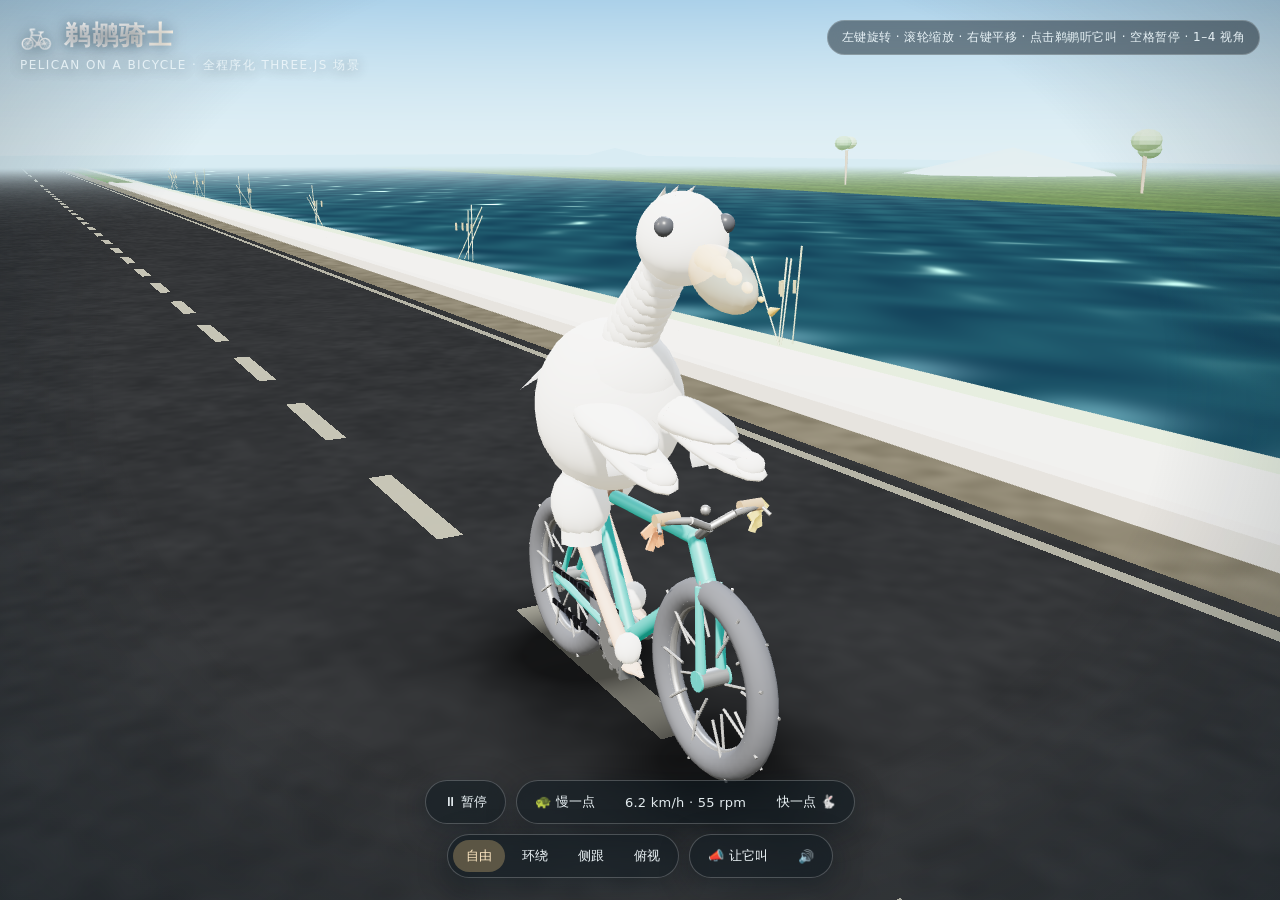
<file: demos/dsh-standard-s5.html>
<!DOCTYPE html>
<html lang="zh-CN">
<head>
<meta charset="UTF-8"/>
<meta name="viewport" content="width=device-width, initial-scale=1, viewport-fit=cover"/>
<meta name="description" content="一只骑自行车的鹈鹕 — 全程序化 Three.js 3D 场景"/>
<title>鹈鹕骑士 · Pelican on a Bicycle — Three.js</title>
<style>
  :root{
    --glass: rgba(16, 26, 34, 0.55);
    --stroke: rgba(255,255,255,0.22);
    --txt: #eef6f9;
  }
  *{ box-sizing: border-box; }
  html, body{ height: 100%; }
  body{
    margin: 0; overflow: hidden; background: #0a1a24; color: var(--txt);
    font-family: "PingFang SC", "Hiragino Sans GB", "Microsoft YaHei", "Segoe UI", system-ui, sans-serif;
    -webkit-font-smoothing: antialiased;
  }
  #scene{ position: fixed; inset: 0; width: 100%; height: 100%; display: block; touch-action: none; cursor: grab; }
  #scene:active{ cursor: grabbing; }
  #vignette{
    position: fixed; inset: 0; pointer-events: none; z-index: 3;
    background: radial-gradient(ellipse at 50% 42%, rgba(0,0,0,0) 58%, rgba(8, 22, 32, 0.30) 100%);
  }
  /* ---------- 标题 ---------- */
  #title{
    position: fixed; top: 18px; left: 20px; z-index: 10; pointer-events: none;
    text-shadow: 0 2px 14px rgba(6,20,30,.55);
  }
  #title h1{
    margin: 0; font-size: 26px; letter-spacing: .06em; font-weight: 800;
    background: linear-gradient(120deg, #ffffff 30%, #ffd9a0 100%);
    -webkit-background-clip: text; background-clip: text; color: transparent;
  }
  #title p{ margin: 4px 0 0; font-size: 12px; opacity: .82; letter-spacing: .12em; }
  #hint{
    position: fixed; top: 20px; right: 20px; z-index: 10; pointer-events: none;
    font-size: 12px; padding: 8px 14px; border-radius: 999px;
    background: var(--glass); border: 1px solid var(--stroke);
    backdrop-filter: blur(10px); -webkit-backdrop-filter: blur(10px);
    opacity: .9; letter-spacing: .04em;
  }
  /* ---------- 控制条 ---------- */
  #hud{
    position: fixed; left: 50%; bottom: 22px; transform: translateX(-50%);
    z-index: 10; display: flex; gap: 10px; flex-wrap: wrap; justify-content: center;
    max-width: min(96vw, 860px);
  }
  .pill{
    display: flex; align-items: center; gap: 4px;
    background: var(--glass); border: 1px solid var(--stroke); border-radius: 999px;
    backdrop-filter: blur(12px); -webkit-backdrop-filter: blur(12px);
    padding: 5px; box-shadow: 0 8px 30px rgba(4, 16, 26, .35);
  }
  .pill button{
    appearance: none; border: 0; background: transparent; color: var(--txt);
    font: inherit; font-size: 13px; padding: 7px 13px; border-radius: 999px; cursor: pointer;
    transition: background .16s ease, transform .1s ease; white-space: nowrap;
  }
  .pill button:hover{ background: rgba(255,255,255,0.16); }
  .pill button:active{ transform: scale(.94); }
  .pill button.on{ background: rgba(255, 214, 140, 0.28); color: #ffe9c4; }
  #readout{
    font-size: 13px; font-variant-numeric: tabular-nums; padding: 0 8px; min-width: 148px; text-align: center;
    letter-spacing: .02em; opacity: .95;
  }
  /* ---------- 加载 / 错误 ---------- */
  #loading, #fatal{
    position: fixed; inset: 0; z-index: 40; display: flex; flex-direction: column;
    align-items: center; justify-content: center; gap: 18px;
    background: linear-gradient(180deg, #14314a 0%, #0a1a24 100%);
    transition: opacity .7s ease; text-align: center; padding: 24px;
  }
  #fatal{ display: none; }
  #fatal.show{ display: flex; }
  #loading.hide{ opacity: 0; pointer-events: none; }
  .spinner{
    width: 54px; height: 54px; border-radius: 50%;
    border: 4px solid rgba(255,255,255,.15); border-top-color: #7fd6c8;
    animation: spin 1s linear infinite;
  }
  @keyframes spin{ to{ transform: rotate(360deg); } }
  #loading p, #fatal p{ margin: 0; font-size: 14px; letter-spacing: .1em; opacity: .85; }
  #fatalMsg{ color: #ffb4a8; }
  @media (max-width: 640px){
    #title h1{ font-size: 20px; }
    #hint{ display: none; }
    #readout{ min-width: 120px; font-size: 12px; }
  }
</style>
</head>
<body>
<canvas id="scene"></canvas>
<div id="vignette"></div>

<header id="title">
  <h1>🚲 鹈鹕骑士</h1>
  <p>PELICAN ON A BICYCLE · 全程序化 THREE.JS 场景</p>
</header>
<div id="hint">左键旋转 · 滚轮缩放 · 右键平移 · 点击鹈鹕听它叫 · 空格暂停 · 1–4 视角</div>

<div id="hud">
  <div class="pill"><button id="btnPause" title="空格">⏸ 暂停</button></div>
  <div class="pill">
    <button id="btnDown" title="减速">🐢 慢一点</button>
    <span id="readout">0.0 km/h · 55 rpm</span>
    <button id="btnUp" title="加速">快一点 🐇</button>
  </div>
  <div class="pill">
    <button data-cam="free" class="on">自由</button>
    <button data-cam="orbit">环绕</button>
    <button data-cam="side">侧跟</button>
    <button data-cam="top">俯视</button>
  </div>
  <div class="pill"><button id="btnSquawk">📣 让它叫</button><button id="btnMute" title="音效开关">🔊</button></div>
</div>

<div id="loading"><div class="spinner"></div><p id="loadingText">正在加载 Three.js 并唤醒鹈鹕骑士…</p></div>
<div id="fatal"><p>⚠️ 场景无法启动</p><p id="fatalMsg"></p><p style="opacity:.6">请检查网络（需从 CDN 加载 Three.js）后刷新。</p></div>

<noscript><div style="position:fixed;inset:0;display:flex;align-items:center;justify-content:center;background:#0a1a24;color:#fff;z-index:99">需要启用 JavaScript 才能运行本场景。</div></noscript>

<script type="text/javascript">
(function(){
'use strict';
/* ============================================================
 * 鹈鹕骑士 · Pelican on a Bicycle
 * 全部内容（鹈鹕、自行车、环境、动画、灯光、交互）程序化生成
 * 仅依赖 Three.js 运行时；无 SVG / 2D Canvas / 外部模型 / 预渲染动画
 * ============================================================ */
var $ = function(id){ return document.getElementById(id); };
var loadingEl = $('loading'), fatalEl = $('fatal'), fatalMsg = $('fatalMsg');

function fatal(msg){
  fatalMsg.textContent = msg;
  fatalEl.classList.add('show');
  loadingEl.classList.add('hide');
}
window.addEventListener('error', function(e){
  if(!window.__threeOk){ fatal('脚本错误: ' + (e.message || e.type)); }
});

/* ---------- 多 CDN 依次尝试加载 Three.js (r147 UMD) ---------- */
var CDNS = [
  '../vendor/three-0.147.0.min.js',
  'https://fastly.jsdelivr.net/npm/three@0.147.0/build/three.min.js',
  'https://unpkg.com/three@0.147.0/build/three.min.js',
  'https://cdnjs.cloudflare.com/ajax/libs/three.js/r147/three.min.js',
  'https://cdn.bootcdn.net/ajax/libs/three.js/r147/three.min.js',
  'https://lib.baomitu.com/three.js/r147/three.min.js'
];
function loadScript(url){
  return new Promise(function(res, rej){
    var s = document.createElement('script');
    s.src = url; s.async = false;
    s.onload = function(){ res(url); };
    s.onerror = function(){ rej(new Error('load fail: ' + url)); };
    document.head.appendChild(s);
  });
}
(async function(){
  for(var i=0;i<CDNS.length;i++){
    try{ await loadScript(CDNS[i]); }catch(e){ /* 尝试下一个 */ }
    if(window.THREE){ window.__threeOk = true; break; }
  }
  if(!window.THREE){
    fatal('无法从 CDN 加载 Three.js（当前网络不可用）。请连接网络后刷新页面。');
    return;
  }
  try{ boot(); }catch(e){ console.error(e); fatal('初始化失败: ' + e.message); }
})();

/* ============================================================ */
function boot(){
const THREE = window.THREE;
var V3 = THREE.Vector3;
var UP = new V3(0,1,0);
function clamp(v,a,b){ return v<a?a:(v>b?b:v); }
function sstep(a,b,x){ var t=clamp((x-a)/(b-a),0,1); return t*t*(3-2*t); }
function rand(a,b){ return a + Math.random()*(b-a); }

/* ---------------- 渲染器 / 场景 / 摄像机 ---------------- */
var canvas = $('scene');
var renderer;
try{
  renderer = new THREE.WebGLRenderer({ canvas: canvas, antialias: true, powerPreference: 'high-performance' });
}catch(e){ fatal('无法创建 WebGL 上下文: ' + e.message); return; }
renderer.setPixelRatio(Math.min(window.devicePixelRatio || 1, 2));
renderer.setSize(window.innerWidth, window.innerHeight);
renderer.shadowMap.enabled = true;
renderer.shadowMap.type = THREE.PCFSoftShadowMap;
renderer.outputEncoding = THREE.sRGBEncoding;
renderer.toneMapping = THREE.ACESFilmicToneMapping;
renderer.toneMappingExposure = 1.14;

var scene = new THREE.Scene();
var FOGC = new THREE.Color(0xd8ecf3);
scene.fog = new THREE.Fog(FOGC, 28, 135);

var camera = new THREE.PerspectiveCamera(45, window.innerWidth/window.innerHeight, 0.1, 900);
camera.position.set(5.4, 2.6, 4.2);

/* ---------------- 灯光 ---------------- */
var hemi = new THREE.HemisphereLight(0xcfe4ff, 0x9a8a6a, 0.85);
scene.add(hemi);

var sun = new THREE.DirectionalLight(0xfff1da, 1.45);
sun.position.set(8, 12, 5.5);
sun.castShadow = true;
sun.shadow.mapSize.set(2048, 2048);
sun.shadow.camera.near = 2; sun.shadow.camera.far = 42;
sun.shadow.camera.left = -5; sun.shadow.camera.right = 5;
sun.shadow.camera.top = 5;  sun.shadow.camera.bottom = -2;
sun.shadow.bias = -0.0004; sun.shadow.normalBias = 0.022;
scene.add(sun); scene.add(sun.target);
sun.target.position.set(0, 0.7, 0);

var fill = new THREE.DirectionalLight(0xa9c8ff, 0.38);
fill.position.set(-7, 5, -6);
scene.add(fill);

var rim = new THREE.DirectionalLight(0xffe2bb, 0.30);
rim.position.set(-3, 4, 7);
scene.add(rim);

/* ---------------- 基础工具 ---------------- */
function mkMesh(geo, mat){
  var m = new THREE.Mesh(geo, mat);
  m.castShadow = true; m.receiveShadow = true;
  return m;
}
function tubeAB(a, b, r1, r2, mat, seg){
  seg = seg || 12;
  var dir = new V3().subVectors(b, a);
  var len = dir.length();
  var g = new THREE.CylinderGeometry(r1, r2, len, seg);
  g.translate(0, len/2, 0);
  var m = new THREE.Mesh(g, mat);
  m.position.copy(a);
  m.quaternion.setFromUnitVectors(UP, dir.clone().normalize());
  m.castShadow = true; m.receiveShadow = true;
  return m;
}
function between(a, b, r, mat, seg){ return tubeAB(a, b, r, r, mat, seg); }
function sphObj(r, mat, w, h){
  var m = new THREE.Mesh(new THREE.SphereGeometry(r, w||20, h||14), mat);
  m.castShadow = true; m.receiveShadow = true;
  return m;
}
function boxObj(w, h, d, mat){
  var m = new THREE.Mesh(new THREE.BoxGeometry(w, h, d), mat);
  m.castShadow = true; m.receiveShadow = true;
  return m;
}

/* ---------------- 材质 ---------------- */
var M = {
  frame:    new THREE.MeshStandardMaterial({ color: 0x0fa08f, metalness: 0.35, roughness: 0.38 }),
  frameDark:new THREE.MeshStandardMaterial({ color: 0x0b7a6d, metalness: 0.4,  roughness: 0.4 }),
  metal:    new THREE.MeshStandardMaterial({ color: 0xd9dee3, metalness: 0.85, roughness: 0.28 }),
  metalDark:new THREE.MeshStandardMaterial({ color: 0x8f979e, metalness: 0.8,  roughness: 0.4 }),
  tire:     new THREE.MeshStandardMaterial({ color: 0x24262b, metalness: 0.05, roughness: 0.92 }),
  saddle:   new THREE.MeshStandardMaterial({ color: 0x4a3226, metalness: 0.0,  roughness: 0.85 }),
  grip:     new THREE.MeshStandardMaterial({ color: 0x7a5230, metalness: 0.0,  roughness: 0.9 }),
  feather:  new THREE.MeshPhysicalMaterial({ color: 0xf6f4ec, roughness: 0.72, metalness: 0.0,
             sheen: 0.6, sheenRoughness: 0.8, sheenColor: new THREE.Color(0xfff2dc) }),
  featherCream: new THREE.MeshStandardMaterial({ color: 0xfff3dc, roughness: 0.75 }),
  wing:     new THREE.MeshStandardMaterial({ color: 0xeceae2, roughness: 0.72 }),
  wingTip:  new THREE.MeshStandardMaterial({ color: 0xc3c8ce, roughness: 0.7 }),
  beak:     new THREE.MeshStandardMaterial({ color: 0xf0a03c, roughness: 0.42 }),
  beakHook: new THREE.MeshStandardMaterial({ color: 0xd98a2b, roughness: 0.45 }),
  pouch:    new THREE.MeshStandardMaterial({ color: 0xf4b173, roughness: 0.35, transparent: true, opacity: 0.88 }),
  skin:     new THREE.MeshStandardMaterial({ color: 0xe0926a, roughness: 0.55 }),
  legSkin:  new THREE.MeshStandardMaterial({ color: 0xd98a63, roughness: 0.6 }),
  eye:      new THREE.MeshStandardMaterial({ color: 0x191b1f, roughness: 0.25 }),
  glint:    new THREE.MeshStandardMaterial({ color: 0xffffff, roughness: 0.1 }),
  grass:    new THREE.MeshStandardMaterial({ color: 0x71a757, roughness: 1.0 }),
  grassDark:new THREE.MeshStandardMaterial({ color: 0x5f9550, roughness: 1.0 }),
  walk:     new THREE.MeshStandardMaterial({ color: 0xcfc6b0, roughness: 0.95 }),
  curb:     new THREE.MeshStandardMaterial({ color: 0xb9b09c, roughness: 0.95 }),
  trunk:    new THREE.MeshStandardMaterial({ color: 0x8a6a4a, roughness: 0.95 }),
  leaf1:    new THREE.MeshStandardMaterial({ color: 0x5e9e4f, roughness: 0.9, flatShading: true }),
  leaf2:    new THREE.MeshStandardMaterial({ color: 0x4c8a44, roughness: 0.9, flatShading: true }),
  leaf3:    new THREE.MeshStandardMaterial({ color: 0x77ad5b, roughness: 0.9, flatShading: true }),
  pole:     new THREE.MeshStandardMaterial({ color: 0x3c4650, metalness: 0.5, roughness: 0.5 }),
  lampHead: new THREE.MeshStandardMaterial({ color: 0x2e3742, metalness: 0.5, roughness: 0.5 }),
  fence:    new THREE.MeshStandardMaterial({ color: 0xe8e4d8, roughness: 0.9 }),
  cloud:    new THREE.MeshStandardMaterial({ color: 0xffffff, roughness: 1.0 }),
  hill:     new THREE.MeshStandardMaterial({ color: 0x9dba8b, roughness: 1.0, flatShading: true }),
  reed:     new THREE.MeshStandardMaterial({ color: 0x9db56a, roughness: 1.0 }),
  reedHead: new THREE.MeshStandardMaterial({ color: 0x7a6a3a, roughness: 1.0 }),
  hull:     new THREE.MeshStandardMaterial({ color: 0x274a5e, roughness: 0.7 }),
  sail:     new THREE.MeshStandardMaterial({ color: 0xf3ede0, roughness: 0.9, side: THREE.DoubleSide }),
  bird:     new THREE.MeshStandardMaterial({ color: 0x3a4652, roughness: 0.9 }),
  hillFar:  new THREE.MeshStandardMaterial({ color: 0xaec6a4, roughness: 1.0, flatShading: true })
};

/* ---------------- 天空穹顶 / 太阳 ---------------- */
var SUN_DIR = new V3(0.55, 0.55, 0.34).normalize();
var skyMat = new THREE.ShaderMaterial({
  side: THREE.BackSide, depthWrite: false, fog: false,
  uniforms: { uSun: { value: SUN_DIR.clone() } },
  vertexShader: [
    'varying vec3 vDir;',
    'void main(){ vDir = position; gl_Position = projectionMatrix * modelViewMatrix * vec4(position, 1.0); }'
  ].join('\n'),
  fragmentShader: [
    'varying vec3 vDir; uniform vec3 uSun;',
    'void main(){',
    '  vec3 d = normalize(vDir);',
    '  float h = clamp(d.y, -1.0, 1.0);',
    '  vec3 zen = vec3(0.18, 0.45, 0.73);',
    '  vec3 mid = vec3(0.55, 0.76, 0.90);',
    '  vec3 hor = vec3(0.88, 0.94, 0.96);',
    '  vec3 col = mix(mid, zen, smoothstep(0.0, 0.55, h));',
    '  col = mix(hor, col, smoothstep(-0.02, 0.24, h));',
    '  float s = max(dot(d, normalize(uSun)), 0.0);',
    '  col += vec3(1.0, 0.86, 0.62) * pow(s, 900.0) * 1.6;',
    '  col += vec3(1.0, 0.88, 0.68) * pow(s, 22.0) * 0.17;',
    '  col += vec3(1.0, 0.90, 0.74) * pow(s, 4.0) * 0.05;',
    '  col = mix(col, vec3(0.62, 0.71, 0.74), smoothstep(0.0, -0.28, h));',
    '  gl_FragColor = vec4(col, 1.0);',
    '}'
  ].join('\n')
});
var sky = new THREE.Mesh(new THREE.SphereGeometry(400, 24, 14), skyMat);
sky.renderOrder = -10;
scene.add(sky);

var sunDisc = new THREE.Mesh(new THREE.SphereGeometry(11, 18, 12),
  new THREE.MeshBasicMaterial({ color: 0xfff6dc, fog: false }));
sunDisc.position.copy(SUN_DIR).multiplyScalar(360);
scene.add(sunDisc);

/* ---------------- 地面 / 公路（程序化着色器） ---------------- */
function HASH_GLSL(){
  return [
    'float h21(vec2 p){ return fract(sin(dot(p, vec2(127.1, 311.7))) * 43758.5453123); }',
    'float vnoise(vec2 p){',
    '  vec2 i = floor(p); vec2 f = fract(p); f = f*f*(3.0-2.0*f);',
    '  float a = h21(i); float b = h21(i+vec2(1.0,0.0));',
    '  float c = h21(i+vec2(0.0,1.0)); float d = h21(i+vec2(1.0,1.0));',
    '  return mix(mix(a,b,f.x), mix(c,d,f.x), f.y);',
    '}'
  ].join('\n');
}
var roadUniforms = {
  uScroll: { value: 0 },
  uFog: { value: FOGC.clone() },
  uCam: { value: new V3() }
};
var roadMat = new THREE.ShaderMaterial({
  uniforms: roadUniforms,
  vertexShader: [
    'varying vec2 vUv; varying vec3 vW;',
    'void main(){',
    '  vUv = uv;',
    '  vec4 wp = modelMatrix * vec4(position, 1.0); vW = wp.xyz;',
    '  gl_Position = projectionMatrix * viewMatrix * wp;',
    '}'
  ].join('\n'),
  fragmentShader: [
    'varying vec2 vUv; varying vec3 vW;',
    'uniform float uScroll; uniform vec3 uFog; uniform vec3 uCam;',
    HASH_GLSL(),
    'void main(){',
    '  float sx = (vUv.x - 0.5) * 600.0;',
    '  float sz = (0.5 - vUv.y) * 260.0;',
    '  float s = sx + uScroll;',
    '  float az = abs(sz);',
    '  vec3 col;',
    '  if(az < 2.90){',
    '    float n = vnoise(vec2(s*3.0, sz*3.0))*0.55 + vnoise(vec2(s*11.0, sz*11.0))*0.45;',
    '    col = vec3(0.205, 0.212, 0.221) + (n - 0.5) * 0.06;',
    '    float dash = step(fract(s * 0.42), 0.55);',
    '    float cl = step(az, 0.075) * dash;',
    '    col = mix(col, vec3(0.88, 0.87, 0.80), cl * 0.85);',
    '    float edge = step(abs(az - 2.70), 0.05);',
    '    col = mix(col, vec3(0.84, 0.83, 0.76), edge * 0.8);',
    '  } else if(az < 3.55){',
    '    float n = vnoise(vec2(s*6.0, sz*6.0));',
    '    col = vec3(0.57, 0.54, 0.46) + (n - 0.5) * 0.09;',
    '  } else {',
    '    float n = vnoise(vec2(s*1.6, sz*1.6))*0.6 + vnoise(vec2(s*7.0, sz*7.0))*0.4;',
    '    vec3 g1 = vec3(0.335, 0.53, 0.24);',
    '    vec3 g2 = vec3(0.46, 0.66, 0.30);',
    '    col = mix(g1, g2, n);',
    '    float mow = 0.5 + 0.5 * sin(sz * 1.9);',
    '    col *= 0.93 + 0.10 * mow;',
    '    col = mix(col, vec3(0.58, 0.55, 0.46), smoothstep(3.7, 4.3, az) * 0.30);',
    '  }',
    '  float sh = 0.0;',
    '  sh += exp(-(pow((sx + 0.52)/0.30, 2.0) + pow(sz/0.34, 2.0))) * 0.62;',
    '  sh += exp(-(pow((sx - 0.52)/0.30, 2.0) + pow(sz/0.34, 2.0))) * 0.62;',
    '  sh += exp(-(pow((sx + 0.22)/0.78, 2.0) + pow(sz/0.55, 2.0))) * 0.38;',
    '  col *= 1.0 - min(sh, 0.62);',
    '  float d = length(vW - uCam);',
    '  col = mix(col, uFog, smoothstep(28.0, 132.0, d));',
    '  gl_FragColor = vec4(col, 1.0);',
    '}'
  ].join('\n')
});
var ground = new THREE.Mesh(new THREE.PlaneGeometry(600, 260), roadMat);
ground.rotation.x = -Math.PI/2;
scene.add(ground);

/* 真实阴影草地：只在路两侧各放一条窄条（公路由下方案程式化着色） */
var grassL = new THREE.Mesh(new THREE.PlaneGeometry(600, 26), M.grass);
grassL.rotation.x = -Math.PI/2; grassL.position.set(0, 0.004, -17.9);
grassL.receiveShadow = true; scene.add(grassL);
var grassR = new THREE.Mesh(new THREE.PlaneGeometry(600, 26), M.grass);
grassR.rotation.x = -Math.PI/2; grassR.position.set(0, 0.004, 17.9);
grassR.receiveShadow = true; scene.add(grassR);

/* ---------------- 运河水面 ---------------- */
var waterUniforms = {
  uTime: { value: 0 }, uScroll: { value: 0 },
  uFog: { value: FOGC.clone() }, uCam: { value: new V3() }
};
var waterMat = new THREE.ShaderMaterial({
  uniforms: waterUniforms,
  vertexShader: [
    'varying vec3 vW;',
    'void main(){ vec4 wp = modelMatrix * vec4(position, 1.0); vW = wp.xyz; gl_Position = projectionMatrix * viewMatrix * wp; }'
  ].join('\n'),
  fragmentShader: [
    'varying vec3 vW;',
    'uniform float uTime; uniform float uScroll; uniform vec3 uFog; uniform vec3 uCam;',
    HASH_GLSL(),
    'void main(){',
    '  vec2 p = vec2(vW.x + uScroll * 0.85, vW.z);',
    '  float w1 = sin(p.x * 0.9 + uTime * 0.9) * sin(p.y * 1.7 - uTime * 0.6);',
    '  float w2 = sin(p.x * 2.3 - uTime * 1.4 + sin(p.y * 2.9) * 1.2);',
    '  float w = w1 * 0.6 + w2 * 0.4;',
    '  vec3 deep = vec3(0.065, 0.24, 0.34);',
    '  vec3 shal = vec3(0.16, 0.43, 0.49);',
    '  vec3 col = mix(deep, shal, clamp(w * 0.35 + 0.5, 0.0, 1.0));',
    '  float sp = pow(max(w, 0.0), 5.0);',
    '  float col1 = exp(-pow((vW.z + 13.5) / 3.4, 2.0));',
    '  col += vec3(1.0, 0.94, 0.78) * col1 * sp * 0.85;',
    '  float foam = exp(-pow((vW.z + 5.4) / 0.55, 2.0)) * (0.5 + 0.5 * sin(vW.x * 3.0 + uTime * 2.2));',
    '  col += vec3(0.85, 0.9, 0.86) * foam * 0.28;',
    '  float d = length(vW - uCam);',
    '  col = mix(col, uFog, smoothstep(26.0, 128.0, d));',
    '  gl_FragColor = vec4(col, 1.0);',
    '}'
  ].join('\n')
});
var water = new THREE.Mesh(new THREE.PlaneGeometry(600, 26), waterMat);
water.rotation.x = -Math.PI/2;
water.position.set(0, 0.02, -18.4);
scene.add(water);

/* ---------------- 自行车 ---------------- */
var WHEEL_R = 0.34, WB_X = 0.52;
var bike = new THREE.Group();
scene.add(bike);

/* -- 车轮 -- */
function buildWheel(withCog){
  var g = new THREE.Group();
  var tire = new THREE.Mesh(new THREE.TorusGeometry(WHEEL_R - 0.05, 0.05, 12, 44), M.tire);
  tire.castShadow = true; tire.receiveShadow = true;
  g.add(tire);
  var rim = new THREE.Mesh(new THREE.TorusGeometry(WHEEL_R - 0.088, 0.017, 8, 44), M.metal);
  g.add(rim);
  var hub = new THREE.Mesh(new THREE.CylinderGeometry(0.032, 0.032, 0.11, 12), M.metalDark);
  hub.rotation.x = Math.PI/2; g.add(hub);
  var spokeGeo = new THREE.CylinderGeometry(0.0055, 0.0055, 0.205, 5);
  spokeGeo.translate(0, 0.1025, 0);
  var i, a, sp;
  for(i = 0; i < 18; i++){
    a = i / 18 * Math.PI * 2 + (i % 2 ? 0.055 : 0);
    sp = new THREE.Mesh(spokeGeo, M.metal);
    sp.position.set(Math.sin(a) * 0.132, Math.cos(a) * 0.132, (i % 2 ? 0.03 : -0.03));
    sp.rotation.z = -a;
    g.add(sp);
  }
  var cap = new THREE.Mesh(new THREE.CylinderGeometry(0.036, 0.036, 0.008, 14), M.frame);
  cap.rotation.x = Math.PI/2; cap.position.z = 0.056; g.add(cap);
  var cap2 = cap.clone(); cap2.position.z = -0.056; g.add(cap2);
  if(withCog){
    var cog = new THREE.Mesh(new THREE.CylinderGeometry(0.05, 0.05, 0.01, 16), M.metal);
    cog.rotation.x = Math.PI/2; cog.position.z = 0.05; g.add(cog);
    for(i = 0; i < 9; i++){
      a = i / 9 * Math.PI * 2;
      var tooth = new THREE.Mesh(new THREE.BoxGeometry(0.016, 0.02, 0.008), M.metal);
      tooth.position.set(Math.sin(a) * 0.055, Math.cos(a) * 0.055, 0.05);
      tooth.rotation.z = -a;
      g.add(tooth);
    }
  }
  return g;
}
var wheelR = buildWheel(true);  wheelR.position.set(-WB_X, WHEEL_R, 0); bike.add(wheelR);
var steering = new THREE.Group(); steering.position.set(0.42, 0.80, 0); bike.add(steering);
var wheelF = buildWheel(false); wheelF.position.set(0.10, -0.46, 0); steering.add(wheelF);

/* -- 车架 -- */
var hubR = new V3(-WB_X, WHEEL_R, 0);
var bb   = new V3(0, 0.27, 0);
var seatTop = new V3(-0.30, 0.78, 0);
var headB = new V3(0.50, 0.66, 0);
var headT = new V3(0.42, 0.80, 0);

bike.add(tubeAB(headT, headB, 0.033, 0.030, M.frame, 14));            // 头管
bike.add(between(headT, seatTop, 0.026, M.frame));                    // 上管
bike.add(tubeAB(headB, bb, 0.033, 0.030, M.frame));                   // 下管
bike.add(between(bb, seatTop, 0.027, M.frame));                       // 座管
bike.add(tubeAB(new V3(0,0.27,0.05), new V3(-WB_X, WHEEL_R, 0.05), 0.018, 0.012, M.frame));
bike.add(tubeAB(new V3(0,0.27,-0.05), new V3(-WB_X, WHEEL_R, -0.05), 0.018, 0.012, M.frame)); // 后下叉
bike.add(tubeAB(new V3(-0.30,0.78,0.035), new V3(-WB_X, WHEEL_R, 0.035), 0.012, 0.009, M.frame));
bike.add(tubeAB(new V3(-0.30,0.78,-0.035), new V3(-WB_X, WHEEL_R, -0.035), 0.012, 0.009, M.frame)); // 后上叉
bike.add(between(seatTop, new V3(-0.315, 0.805, 0), 0.014, M.metalDark, 10)); // 座管延伸
/* 接头球 */
[[bb,0.036],[seatTop,0.030],[headT,0.030],[headB,0.032]].forEach(function(pk){
  var s = sphObj(pk[1], M.frame, 12, 8); s.position.copy(pk[0]); bike.add(s);
});
/* 座垫 */
var saddle = sphObj(1, M.saddle, 18, 10);
saddle.scale.set(0.165, 0.045, 0.085);
saddle.position.set(-0.315, 0.828, 0);
saddle.rotation.z = 0.05;
bike.add(saddle);
bike.add(tubeAB(new V3(-0.24, 0.826, 0), new V3(-0.14, 0.802, 0), 0.032, 0.016, M.saddle, 10)); // 座鼻

/* -- 前叉 / 车把 -- */
steering.add(tubeAB(new V3(0.08,-0.14,0.04), new V3(0.10,-0.46,0.04), 0.019, 0.012, M.frame));
steering.add(tubeAB(new V3(0.08,-0.14,-0.04), new V3(0.10,-0.46,-0.04), 0.019, 0.012, M.frame));
var crown = sphObj(0.03, M.frame, 10, 8); crown.position.set(0.08, -0.14, 0); steering.add(crown);
/* 把立 + 车把 */
steering.add(between(new V3(0, 0, 0), new V3(0.08, 0.055, 0), 0.017, M.metalDark, 10));
var barMat = M.metal;
steering.add(tubeAB(new V3(0.08, 0.055, 0), new V3(0.10, 0.095, 0.085), 0.014, 0.013, barMat, 10));
steering.add(tubeAB(new V3(0.08, 0.055, 0), new V3(0.10, 0.095, -0.085), 0.014, 0.013, barMat, 10));
steering.add(tubeAB(new V3(0.10, 0.095, 0.085), new V3(0.085, 0.105, 0.19), 0.013, 0.012, barMat, 10));
steering.add(tubeAB(new V3(0.10, 0.095, -0.085), new V3(0.085, 0.105, -0.19), 0.013, 0.012, barMat, 10));
var gripR = new THREE.Mesh(new THREE.CylinderGeometry(0.021, 0.021, 0.085, 12), M.grip);
gripR.rotation.x = Math.PI/2; gripR.position.set(0.079, 0.107, 0.162); steering.add(gripR);
var gripL = gripR.clone(); gripL.position.z = -0.162; steering.add(gripL);
/* 车把飘带（尾随飘动） */
var ribbonR = [], ribbonL = [];
(function(){
  function mkRibbon(z, color){
    var p0 = new THREE.Group(); p0.position.set(0.079, 0.107, z); steering.add(p0);
    var cur = p0, i, s, g2;
    var segs = [];
    for(i = 0; i < 4; i++){
      s = boxObj(0.011, 0.028, 0.075 - i * 0.008, color);
      s.position.set(-0.02, -0.03, 0);
      s.rotation.x = 0.6;
      cur.add(s);
      g2 = new THREE.Group(); g2.position.set(-0.045, -0.052, 0);
      s.add(g2);
      segs.push(g2);
      cur = g2;
    }
    return segs;
  }
  ribbonR = mkRibbon(0.205, new THREE.MeshStandardMaterial({ color: 0xe4572e, roughness: 0.8, side: THREE.DoubleSide }));
  ribbonL = mkRibbon(-0.205, new THREE.MeshStandardMaterial({ color: 0xf2b134, roughness: 0.8, side: THREE.DoubleSide }));
})();
/* 刹车把手 + 车铃 */
steering.add(tubeAB(new V3(0.095, 0.10, 0.20), new V3(0.125, 0.078, 0.212), 0.007, 0.006, M.metal, 8));
steering.add(tubeAB(new V3(0.095, 0.10, -0.20), new V3(0.125, 0.078, -0.212), 0.007, 0.006, M.metal, 8));
var bell = sphObj(0.018, M.metal, 10, 8); bell.position.set(0.088, 0.118, 0.02); steering.add(bell);

/* -- 牙盘 / 曲柄 / 脚踏 -- */
var chainMat = function(dir){
  return new THREE.ShaderMaterial({
    uniforms: { uOff: { value: 0 }, uDir: { value: dir } },
    vertexShader: [
      'varying float vX;',
      'void main(){ vX = position.x; gl_Position = projectionMatrix * modelViewMatrix * vec4(position, 1.0); }'
    ].join('\n'),
    fragmentShader: [
      'varying float vX; uniform float uOff; uniform float uDir;',
      'void main(){',
      '  float t = fract(vX * 14.0 - uOff * uDir);',
      '  float link = smoothstep(0.35, 0.5, t) * smoothstep(0.65, 0.5, t);',
      '  float edge = smoothstep(0.04, 0.0, t) + smoothstep(0.96, 1.0, t);',
      '  vec3 c = mix(vec3(0.08, 0.08, 0.09), vec3(0.30, 0.30, 0.33), link * 0.85);',
      '  c += vec3(0.16, 0.16, 0.18) * edge * 0.5;',
      '  gl_FragColor = vec4(c, 1.0);',
      '}'
    ].join('\n')
  });
};
var chainMats = [chainMat(1), chainMat(-1)];
/* 链条上下两段（图案滚动） */
(function(){
  var top = new THREE.Mesh(new THREE.BoxGeometry(0.55, 0.02, 0.008), chainMats[0]);
  top.position.set(-0.26, 0.382, 0.066); top.rotation.z = 0.023; bike.add(top);
  var bot = new THREE.Mesh(new THREE.BoxGeometry(0.56, 0.02, 0.008), chainMats[1]);
  bot.position.set(-0.26, 0.222, 0.066); bot.rotation.z = -0.03; bike.add(bot);
})();

var crankR = new THREE.Group(); crankR.position.set(0, 0.27, 0.072); bike.add(crankR);
var crankL = new THREE.Group(); crankL.position.set(0, 0.27, -0.072); bike.add(crankL);
var bbAxle = new THREE.Mesh(new THREE.CylinderGeometry(0.02, 0.02, 0.17, 10), M.metalDark);
bbAxle.rotation.x = Math.PI/2; bbAxle.position.set(0, 0.27, 0); bike.add(bbAxle);

function buildCrank(group, zOut){
  group.add(tubeAB(new V3(0, 0.015, 0), new V3(0, 0.17, 0), 0.020, 0.013, M.metalDark, 10));
  var j = sphObj(0.024, M.metalDark, 10, 8); group.add(j);
  var spindle = new THREE.Mesh(new THREE.CylinderGeometry(0.011, 0.011, 0.07, 8), M.metal);
  spindle.rotation.x = Math.PI/2; spindle.position.set(0, 0.17, zOut * 0.5); group.add(spindle);
  var plat = new THREE.Group(); plat.position.set(0, 0.17, zOut); group.add(plat);
  var p1 = boxObj(0.105, 0.014, 0.062, M.metalDark); plat.add(p1);
  var p2 = boxObj(0.05, 0.02, 0.07, M.metalDark); p2.position.set(-0.032, 0.002, 0); plat.add(p2);
  return plat;
}
var pedalPlatR = buildCrank(crankR, 0.035);
var pedalPlatL = buildCrank(crankL, -0.035);
/* 牙盘（右曲柄） */
(function(){
  var disc = new THREE.Mesh(new THREE.CylinderGeometry(0.105, 0.105, 0.006, 24), M.metal);
  disc.rotation.x = Math.PI/2; disc.position.z = 0.004; crankR.add(disc);
  for(var i = 0; i < 12; i++){
    var a = i / 12 * Math.PI * 2;
    var t = boxObj(0.02, 0.024, 0.007, M.metal);
    t.position.set(Math.sin(a) * 0.108, Math.cos(a) * 0.108, 0.004);
    t.rotation.z = -a; crankR.add(t);
  }
})();
/* 水壶架 + 水壶（下管上） */
(function(){
  var dir = new V3().subVectors(bb, headB).normalize();
  var mid = new V3().addVectors(headB, bb).multiplyScalar(0.5);
  var bottle = new THREE.Mesh(new THREE.CylinderGeometry(0.028, 0.028, 0.15, 12),
    new THREE.MeshStandardMaterial({ color: 0xf2f2ee, roughness: 0.4 }));
  bottle.quaternion.setFromUnitVectors(UP, dir);
  bottle.position.copy(mid).addScaledVector(dir, 0.0);
  bottle.position.x += 0; bottle.position.z += 0.0;
  bike.add(bottle);
})();

/* ---------------- 鹈鹕 ---------------- */
/* 所有部件挂在 pelRoot 下；pelRoot 挂在 bike 下（与车同动） */
var pelRoot = new THREE.Group();
pelRoot.position.set(-0.22, 0.95, 0);
bike.add(pelRoot);

/* 身体 */
var bodyG = new THREE.Group();
bodyG.position.set(0, 0.17, 0);
bodyG.rotation.z = -0.12;
pelRoot.add(bodyG);
var body = sphObj(1, M.feather, 24, 16);
body.scale.set(0.255, 0.285, 0.24);
bodyG.add(body);
var belly = sphObj(1, M.featherCream, 20, 14);
belly.scale.set(0.205, 0.21, 0.198);
belly.position.set(0.02, 0.06, 0);
bodyG.add(belly);
var backShade = sphObj(1, new THREE.MeshStandardMaterial({ color: 0xe8e4d8, roughness: 0.75 }), 18, 12);
backShade.scale.set(0.205, 0.175, 0.195);
backShade.position.set(-0.03, 0.10, 0);
bodyG.add(backShade);
/* 胸部（向脖子过渡） */
var chest = sphObj(1, M.feather, 18, 12);
chest.scale.set(0.165, 0.20, 0.185);
chest.position.set(0.10, 0.13, 0);
bodyG.add(chest);

/* 脖子（球链，更显长） */
var neckG = new THREE.Group();
pelRoot.add(neckG);
(function(){
  var pts = [ new V3(0.05, 0.34, 0), new V3(0.16, 0.52, 0), new V3(0.28, 0.68, 0), new V3(0.38, 0.84, 0) ];
  var curve = new THREE.CatmullRomCurve3(pts);
  var n = 14, i;
  for(i = 0; i <= n; i++){
    var t = i / n;
    var p = curve.getPoint(t);
    var r = 0.108 - 0.032 * t;
    var s = sphObj(r, M.feather, 14, 10);
    s.position.copy(p);
    neckG.add(s);
  }
})();

/* 头 */
var headG = new THREE.Group();
headG.position.set(0.40, 0.86, 0);
pelRoot.add(headG);
var head = sphObj(1, M.feather, 22, 16);
head.scale.set(0.16, 0.15, 0.148);
headG.add(head);
/* 冠羽 */
for(var ci = -1; ci <= 1; ci++){
  var crest = new THREE.Mesh(new THREE.ConeGeometry(0.024, 0.12, 6), M.feather);
  crest.position.set(-0.085 + Math.abs(ci)*0.014, 0.125, ci * 0.042);
  crest.rotation.z = -0.85;
  crest.rotation.x = ci * 0.28;
  crest.castShadow = true;
  headG.add(crest);
}
/* 眼睛 */
var eyeL = new THREE.Group(), eyeR = new THREE.Group();
function buildEye(g, z){
  var e = sphObj(0.032, M.eye, 12, 10);
  g.add(e);
  var gl = sphObj(0.010, M.glint, 8, 6);
  gl.position.set(-0.006, 0.012, z > 0 ? 0.016 : -0.016);
  g.add(gl);
  g.position.set(0.088, 0.058, z);
  headG.add(g);
}
buildEye(eyeL, 0.105); buildEye(eyeR, -0.105);

/* 上喙（可张开） */
var mandible = new THREE.Group();
mandible.position.set(0.10, -0.012, 0);
headG.add(mandible);
(function(){
  var segs = 6, i;
  for(i = 0; i < segs; i++){
    var t = i / (segs - 1);
    var x = 0.11 + i * 0.42 / (segs - 1) - 0.10;
    var y = -0.01 - 0.055 * Math.pow(t, 1.5);
    var r = 0.058 - 0.047 * t;
    var s = sphObj(r, M.beak, 12, 9);
    s.scale.set(1.18, 0.82, 0.72);
    s.position.set(x, y, 0);
    mandible.add(s);
  }
  var hook = new THREE.Mesh(new THREE.ConeGeometry(0.014, 0.055, 8), M.beakHook);
  hook.position.set(0.10 + 0.42 - 0.005, -0.065 - 0.01, 0);
  hook.rotation.z = -1.15;
  hook.scale.set(1, 1, 0.8);
  mandible.add(hook);
})();
/* 喉囊（悬挂，可摆动） */
var pouchG = new THREE.Group();
pouchG.position.set(0.13, -0.05, 0);
headG.add(pouchG);
var pouch = sphObj(1, M.pouch, 18, 12);
pouch.scale.set(0.205, 0.095, 0.062);
pouch.position.set(0.155, -0.012, 0);
pouchG.add(pouch);
pouchG.rotation.z = -0.05;

/* 尾巴 */
var tailG = new THREE.Group();
tailG.position.set(-0.27, 0.12, 0);
pelRoot.add(tailG);
(function(){
  var i, t;
  for(i = -2; i <= 2; i++){
    t = Math.abs(i) / 2;
    var f = new THREE.Mesh(new THREE.ConeGeometry(0.036 - t*0.008, 0.32 - t*0.06, 6), i !== 0 ? M.wingTip : M.feather);
    f.scale.set(1, 1, 0.32);
    f.position.set(-0.13 - t*0.02, 0.05 + t*0.01, i * 0.045);
    f.rotation.z = 2.30;
    f.rotation.y = i * 0.30;
    f.castShadow = true;
    tailG.add(f);
  }
})();

/* 翅膀（左右，手握住车把；苗条贴身） */
function buildWing(side){ // side: 1 = +z (画面右/近侧)
  var pivot = new THREE.Group();
  pivot.position.set(0.02, 0.18, side * 0.13);
  var aim = new THREE.Group();
  pivot.add(aim);
  var bodyG2 = new THREE.Group();
  aim.add(bodyG2);
  /* 沿 +X 构建，然后整体转向车把 */
  var upper = tubeAB(new V3(0, 0, 0), new V3(0.26, 0, 0), 0.048, 0.040, M.feather, 10);
  bodyG2.add(upper);
  var covert = sphObj(1, M.feather, 14, 10);
  covert.scale.set(0.26, 0.06, 0.115);
  covert.position.set(0.30, 0.025, 0);
  bodyG2.add(covert);
  var blade = sphObj(1, M.wing, 16, 10);
  blade.scale.set(0.30, 0.042, 0.10);
  blade.position.set(0.44, -0.02, 0);
  blade.rotation.z = -0.10;
  bodyG2.add(blade);
  var i, f, ang;
  for(i = 0; i < 3; i++){
    ang = (i - 1) * 0.17;
    f = new THREE.Mesh(new THREE.ConeGeometry(0.042, 0.24, 6), M.wingTip);
    f.scale.set(1, 1, 0.26);
    f.position.set(0.56 + Math.abs(i-1)*0.012, -0.045 + ang * 0.14, ang * 0.34);
    f.rotation.z = -1.30;
    f.rotation.y = ang * 1.5;
    f.castShadow = true;
    bodyG2.add(f);
  }
  var hand = sphObj(0.055, M.feather, 12, 9);
  hand.scale.set(1, 0.75, 0.9);
  hand.position.set(0.665, -0.02, 0);
  bodyG2.add(hand);
  /* 指向车把方向 */
  var shoulder = pivot.position.clone();
  var gripLocal = new V3(0.505 - (-0.22), 0.90 - 0.95, side * 0.19 - 0);
  var dir = new V3().subVectors(gripLocal, shoulder).normalize();
  aim.quaternion.setFromUnitVectors(new V3(1, 0, 0), dir);
  return { pivot: pivot, aim: aim, body: bodyG2 };
}
var wingS = buildWing(1);
var wingN = buildWing(-1);
pelRoot.add(wingS.pivot);
pelRoot.add(wingN.pivot);

/* 腿 —— 由 IK 每帧驱动，mesh 挂在 legsG（bike 下的恒等单位组） */
var legsG = new THREE.Group();
bike.add(legsG);
var L1 = 0.41, L2 = 0.50;
function buildLegMesh(){
  var thighGeo = new THREE.CylinderGeometry(0.080, 0.066, 1, 10); thighGeo.translate(0, 0.5, 0);
  var thigh = new THREE.Mesh(thighGeo, M.feather);
  var shankGeo = new THREE.CylinderGeometry(0.032, 0.024, 1, 10); shankGeo.translate(0, 0.5, 0);
  var shank = new THREE.Mesh(shankGeo, M.legSkin);
  legsG.add(thigh); legsG.add(shank);
  return { thigh: thigh, shank: shank };
}
var legS = buildLegMesh();   // +z 侧
var legN = buildLegMesh();
/* 膝部绒羽（裤子，覆盖小腿上半） */
var pantsS = sphObj(1, M.feather, 12, 9); pantsS.scale.set(0.115, 0.145, 0.115); legsG.add(pantsS);
var pantsN = null;
(function(){
  var p = sphObj(1, M.feather, 12, 9); p.scale.set(0.115, 0.145, 0.115); legsG.add(p);
  pantsN = p;
})();
/* 脚踝绒羽 */
var ankS = sphObj(1, M.feather, 10, 8); ankS.scale.set(0.05, 0.06, 0.05); legsG.add(ankS);
var ankN = ankS.clone(); legsG.add(ankN);
/* 髋部绒球 */
var hipFluffS = sphObj(1, M.feather, 12, 9); hipFluffS.scale.set(0.10, 0.115, 0.10);
hipFluffS.position.set(-0.05, 0.03, 0.105); pelRoot.add(hipFluffS);
var hipFluffN = hipFluffS.clone(); hipFluffN.position.z = -0.105; pelRoot.add(hipFluffN);

/* 脚（挂在脚踏上，保持水平） */
function buildFoot(){
  var g = new THREE.Group();
  var ankle = tubeAB(new V3(0, 0.005, 0), new V3(0, -0.004, 0), 0.016, 0.014, M.skin, 8);
  g.add(ankle);
  var foot = sphObj(1, M.skin, 12, 8);
  foot.scale.set(0.052, 0.018, 0.036);
  foot.position.set(0.022, 0.006, 0);
  g.add(foot);
  var i, t;
  for(i = -1; i <= 1; i++){
    t = new THREE.Mesh(new THREE.BoxGeometry(0.085, 0.008, 0.016), M.skin);
    t.position.set(0.062, 0.008, i * 0.013);
    t.rotation.y = i * 0.32;
    t.castShadow = true;
    g.add(t);
  }
  /* 脚踝上端接到小腿 */
  var up = tubeAB(new V3(0, 0.005, 0), new V3(0, 0.05, 0), 0.018, 0.016, M.skin, 8);
  g.add(up);
  return g;
}
var footR = buildFoot(); pedalPlatR.add(footR);
var footL = buildFoot(); pedalPlatL.add(footL);

/* ---------------- 环境道具 ---------------- */
var scrollers = [];   /* {obj, span, parallax} 沿岸滚动回收 */
function addScroller(obj, span, parallax, x0){
  scene.add(obj);
  obj.position.x = x0;
  scrollers.push({ obj: obj, span: span, parallax: parallax });
  return obj;
}

/* 人行道 */
(function(){
  var i, seg;
  for(i = 0; i < 9; i++){
    seg = new THREE.Group();
    var slab = boxObj(15, 0.13, 1.35, M.walk);
    seg.add(slab);
    var cr = boxObj(15, 0.20, 0.16, M.curb); cr.position.set(0, 0.04, 0.70); seg.add(cr);
    var cl = boxObj(15, 0.20, 0.16, M.curb); cl.position.set(0, 0.04, -0.70); seg.add(cl);
    addScroller(seg, 135, 1, i * 15 - 67.5 + 3);
    seg.position.z = 4.2;
  }
  /* 左侧 */
  for(i = 0; i < 9; i++){
    seg = new THREE.Group();
    var slab2 = boxObj(15, 0.13, 1.35, M.walk);
    seg.add(slab2);
    var cr2 = boxObj(15, 0.20, 0.16, M.curb); cr2.position.set(0, 0.04, 0.70); seg.add(cr2);
    seg.position.z = -4.2;
    addScroller(seg, 135, 1, i * 15 - 67.5 - 6);
  }
})();

/* 树 */
function buildTree(scale){
  var g = new THREE.Group();
  var h = rand(1.3, 2.0);
  var tr = tubeAB(new V3(0, 0, 0), new V3(rand(-0.06,0.06), h, rand(-0.06,0.06)), 0.09*scale, 0.055*scale, M.trunk, 8);
  g.add(tr);
  var n = 2 + Math.floor(Math.random() * 2), i;
  for(i = 0; i < n; i++){
    var f = sphObj(rand(0.42, 0.62) * scale, [M.leaf1, M.leaf2, M.leaf3][i % 3], 12, 8);
    f.scale.y *= rand(0.75, 0.95);
    f.position.set(rand(-0.28, 0.28), h + rand(0.1, 0.55), rand(-0.28, 0.28));
    g.add(f);
  }
  return g;
}
(function(){
  var i, t, x, z;
  for(i = 0; i < 12; i++){
    t = buildTree(rand(0.8, 1.25));
    z = (i % 2 ? 1 : -1) * rand(6.2, 10.5);
    if(z < -4){ z = -rand(34, 44); } /* 左侧远处（水对岸） */
    addScroller(t, 96, 1, i * 8 - 44 + rand(-2, 2));
    t.position.z = z;
    t.rotation.y = rand(0, 6.28);
  }
})();

/* 路灯（右侧） */
(function(){
  var i;
  for(i = 0; i < 5; i++){
    var g = new THREE.Group();
    var pole = tubeAB(new V3(0, 0, 0), new V3(0, 3.4, 0), 0.05, 0.035, M.pole, 8);
    g.add(pole);
    var arm = tubeAB(new V3(0, 3.4, 0), new V3(0, 3.55, 0.45), 0.035, 0.03, M.pole, 8);
    g.add(arm);
    var headL = boxObj(0.34, 0.09, 0.16, M.lampHead);
    headL.position.set(0, 3.5, 0.58);
    g.add(headL);
    addScroller(g, 80, 1, i * 16 - 56);
    g.position.z = 5.6;
  }
})();

/* 白色篱笆（右侧草地） */
(function(){
  var i, j, seg, pk, rail1, rail2;
  for(i = 0; i < 12; i++){
    seg = new THREE.Group();
    for(j = 0; j < 5; j++){
      pk = boxObj(0.045, 0.62, 0.022, M.fence);
      pk.position.set(j * 0.42 - 0.84, 0.31, 0);
      seg.add(pk);
    }
    rail1 = boxObj(2.1, 0.06, 0.02, M.fence); rail1.position.set(0, 0.42, 0); seg.add(rail1);
    rail2 = boxObj(2.1, 0.06, 0.02, M.fence); rail2.position.set(0, 0.22, 0); seg.add(rail2);
    addScroller(seg, 84, 1, i * 7 - 45.5);
    seg.position.z = 7.4;
  }
})();

/* 灌木 */
(function(){
  var i;
  for(i = 0; i < 12; i++){
    var g = new THREE.Group();
    var n = 2 + Math.floor(Math.random() * 2), k;
    for(k = 0; k < n; k++){
      var b = sphObj(rand(0.16, 0.3), k % 2 ? M.leaf3 : M.leaf2, 10, 7);
      b.scale.y *= 0.8;
      b.position.set(rand(-0.18, 0.18), rand(0.1, 0.24), rand(-0.18, 0.18));
      g.add(b);
    }
    addScroller(g, 72, 1, i * 6 - 36 + rand(-2, 2));
    g.position.z = rand(5.3, 6.5);
  }
})();

/* 草地暗斑（打碎单调） */
(function(){
  var i;
  for(i = 0; i < 18; i++){
    var p = sphObj(rand(0.8, 1.5), M.grassDark, 10, 6);
    p.scale.y = 0.05;
    addScroller(p, 130, 1, rand(-65, 65));
    p.position.z = rand(5.2, 10.5);
  }
})();

/* 芦苇（水岸） */
(function(){
  var i, k, cl, r;
  for(i = 0; i < 12; i++){
    cl = new THREE.Group();
    for(k = 0; k < 4; k++){
      r = tubeAB(new V3(rand(-0.3,0.3), 0, rand(-0.25,0.25)), new V3(rand(-0.3,0.3), rand(0.7,1.2), rand(-0.25,0.25)), 0.012, 0.008, M.reed, 5);
      cl.add(r);
      var hd = new THREE.Mesh(new THREE.CylinderGeometry(0.02, 0.02, 0.14, 6), M.reedHead);
      hd.position.copy(r.position).add(new V3(0, 0.62, 0));
      cl.add(hd);
    }
    addScroller(cl, 120, 1, i * 10 - 55);
    cl.position.z = -5.15 - rand(0, 0.4);
  }
})();

/* 远山 */
(function(){
  var i, h;
  for(i = 0; i < 5; i++){
    h = new THREE.Mesh(new THREE.ConeGeometry(rand(14, 22), rand(7, 12), 7), M.hillFar);
    h.scale.y = 0.42;
    addScroller(h, 260, 0.3, i * 52 - 110);
    h.position.z = -rand(58, 82);
  }
})();

/* 云 */
(function(){
  var i, k, cl;
  for(i = 0; i < 9; i++){
    cl = new THREE.Group();
    for(k = 0; k < 5; k++){
      var c = sphObj(rand(1.0, 1.9), M.cloud, 12, 8);
      c.scale.y *= rand(0.5, 0.7);
      c.position.set(k * 1.5 - 3 + rand(-0.4, 0.4), rand(-0.3, 0.3), rand(-0.8, 0.8));
      cl.add(c);
    }
    addScroller(cl, 150, 0.12, i * 16 - 64 + rand(-3, 3));
    cl.position.y = rand(14, 23);
    cl.position.z = rand(-18, -42);
  }
})();

/* 远处飞鸟 */
var birds = [];
(function(){
  var i, g, w1, w2;
  for(i = 0; i < 3; i++){
    g = new THREE.Group();
    w1 = boxObj(0.9, 0.03, 0.16, M.bird); w1.position.x = -0.45;
    w2 = boxObj(0.9, 0.03, 0.16, M.bird); w2.position.x = 0.45;
    g.add(w1); g.add(w2);
    scene.add(g);
    birds.push({ g: g, w1: w1, w2: w2, x: rand(-40, 40), z: rand(-26, -14), y: rand(8, 11), sp: rand(1.5, 2.6), ph: rand(0, 6) });
  }
})();

/* 帆船 */
var sailboat = new THREE.Group();
(function(){
  var hull = sphObj(1, M.hull, 14, 9);
  hull.scale.set(1.35, 0.42, 0.42);
  hull.position.y = 0.12;
  sailboat.add(hull);
  var mast = tubeAB(new V3(0, 0.1, 0), new V3(0, 2.0, 0), 0.025, 0.02, M.trunk, 8);
  sailboat.add(mast);
  var sg = new THREE.BufferGeometry();
  sg.setAttribute('position', new THREE.Float32BufferAttribute([
    0.0, 0.22, 0.0,   0.0, 1.75, 0.0,   0.85, 0.30, 0.0
  ], 3));
  sg.computeVertexNormals();
  var sailM = new THREE.Mesh(sg, M.sail);
  sailboat.add(sailM);
  scene.add(sailboat);
  sailboat.position.set(20, 0.02, -13);
})();

/* ---------------- 交互：自研轨道摄像机 ---------------- */
var cam = {
  tx: 0, ty: 1.0, tz: 0,     /* 目标点（插值后为目标） */
  r: 8.6, tR: 4.0,
  th: 1.62, tTh: 0.95,
  ph: 0.92, tPh: 1.12,
  auto: false
};
function applyCam(){
  var sp = Math.sin(cam.ph), cp = Math.cos(cam.ph);
  camera.position.set(
    cam.tx + cam.r * sp * Math.sin(cam.th),
    cam.ty + cam.r * cp,
    cam.tz + cam.r * sp * Math.cos(cam.th)
  );
  camera.lookAt(cam.tx, cam.ty, cam.tz);
}
function setCam(preset){
  if(preset === 'orbit'){ cam.auto = true;  cam.tR = 4.7; cam.tTh = 0.95; cam.tPh = 1.18; cam.tz = 0; cam.ty = 1.0; cam.tx = 0; }
  else if(preset === 'side'){ cam.auto = false; cam.tR = 4.3; cam.tTh = 0.06; cam.tPh = 1.45; cam.tz = 0; cam.ty = 0.92; cam.tx = 0; }
  else if(preset === 'top'){ cam.auto = false; cam.tR = 4.8; cam.tTh = 0.55; cam.tPh = 0.55; cam.tz = 0; cam.ty = 0.8; cam.tx = 0; }
  else { cam.auto = false; cam.tR = 3.9; cam.tTh = 1.05; cam.tPh = 1.30; cam.tz = 0; cam.ty = 1.0; cam.tx = 0; }
  var btns = document.querySelectorAll('[data-cam]');
  for(var i = 0; i < btns.length; i++){
    btns[i].classList.toggle('on', btns[i].getAttribute('data-cam') === preset);
  }
}
setCam('free');

var ptrs = {};
var mode = null, moved = 0, downT = 0, downX = 0, downY = 0, pinchD = 0;
function panCam(dx, dy){
  var right = new V3().setFromMatrixColumn(camera.matrix, 0);
  var up = new V3().setFromMatrixColumn(camera.matrix, 1);
  var s = cam.r * 0.0012;
  cam.tx -= right.x * dx * s; cam.ty += up.y * dy * s; cam.tz -= right.z * dx * s;
  cam.tx = clamp(cam.tx, -3, 3); cam.ty = clamp(cam.ty, 0.1, 3.2); cam.tz = clamp(cam.tz, -3, 3);
}
canvas.addEventListener('pointerdown', function(e){
  canvas.setPointerCapture(e.pointerId);
  ptrs[e.pointerId] = { x: e.clientX, y: e.clientY };
  if(Object.keys(ptrs).length === 1){
    mode = (e.button === 2 || e.shiftKey) ? 'pan' : 'orbit';
    moved = 0; downT = performance.now(); downX = e.clientX; downY = e.clientY;
    cam.auto = false;
    var btns = document.querySelectorAll('[data-cam]');
    for(var i = 0; i < btns.length; i++) btns[i].classList.remove('on');
  } else if(Object.keys(ptrs).length === 2){
    mode = 'pinch';
    var ks = Object.keys(ptrs);
    var a = ptrs[ks[0]], b = ptrs[ks[1]];
    pinchD = Math.hypot(a.x - b.x, a.y - b.y);
  }
});
canvas.addEventListener('pointermove', function(e){
  var p = ptrs[e.pointerId];
  if(!p) return;
  var dx = e.clientX - p.x, dy = e.clientY - p.y;
  p.x = e.clientX; p.y = e.clientY;
  moved += Math.abs(dx) + Math.abs(dy);
  if(mode === 'orbit'){
    cam.tTh -= dx * 0.0052;
    cam.tPh = clamp(cam.tPh - dy * 0.0042, 0.30, 1.53);
  } else if(mode === 'pan'){
    panCam(dx, dy);
  } else if(mode === 'pinch' && Object.keys(ptrs).length === 2){
    var ks = Object.keys(ptrs);
    var a = ptrs[ks[0]], b = ptrs[ks[1]];
    var d = Math.hypot(a.x - b.x, a.y - b.y);
    if(pinchD > 0) cam.tR = clamp(cam.tR * (pinchD / d), 1.5, 16);
    pinchD = d;
  }
});
function endPtr(e){
  delete ptrs[e.pointerId];
  if(Object.keys(ptrs).length === 0){
    if(mode !== null && moved < 7 && performance.now() - downT < 450) clickAt(e.clientX, e.clientY);
    mode = null;
  }
}
canvas.addEventListener('pointerup', endPtr);
canvas.addEventListener('pointercancel', function(e){ delete ptrs[e.pointerId]; if(!Object.keys(ptrs).length) mode = null; });
canvas.addEventListener('wheel', function(e){
  e.preventDefault();
  cam.tR = clamp(cam.tR * Math.exp(e.deltaY * 0.0011), 1.5, 16);
}, { passive: false });
canvas.addEventListener('contextmenu', function(e){ e.preventDefault(); });

/* 点击鹈鹕 */
var ray = new THREE.Raycaster();
var ndc = new THREE.Vector2();
function clickAt(cx, cy){
  ndc.x = (cx / window.innerWidth) * 2 - 1;
  ndc.y = -(cy / window.innerHeight) * 2 + 1;
  ray.setFromCamera(ndc, camera);
  var hits = ray.intersectObjects([pelRoot, legsG], true);
  if(hits.length) squawk();
}

/* ---------------- 音效（程序化合成） ---------------- */
var actx = null, muted = false;
function ensureAudio(){
  if(!actx){
    try{ actx = new (window.AudioContext || window.webkitAudioContext)(); }catch(e){ actx = null; }
  }
  if(actx && actx.state === 'suspended') actx.resume();
}
function playSquawk(){
  ensureAudio();
  if(!actx || muted) return;
  var t0 = actx.currentTime;
  var osc = actx.createOscillator(); osc.type = 'sawtooth';
  var g = actx.createGain();
  var f = actx.createBiquadFilter();
  f.type = 'lowpass';
  f.frequency.setValueAtTime(1600, t0);
  f.frequency.exponentialRampToValueAtTime(480, t0 + 0.38);
  f.Q.value = 2.2;
  osc.frequency.setValueAtTime(700, t0);
  osc.frequency.exponentialRampToValueAtTime(440, t0 + 0.16);
  osc.frequency.exponentialRampToValueAtTime(300, t0 + 0.38);
  var lfo = actx.createOscillator(); lfo.frequency.value = 26;
  var lg = actx.createGain(); lg.gain.value = 16;
  lfo.connect(lg); lg.connect(osc.frequency);
  lfo.start(t0); lfo.stop(t0 + 0.42);
  g.gain.setValueAtTime(0.0001, t0);
  g.gain.exponentialRampToValueAtTime(0.15, t0 + 0.03);
  g.gain.exponentialRampToValueAtTime(0.0001, t0 + 0.42);
  osc.connect(f); f.connect(g); g.connect(actx.destination);
  osc.start(t0); osc.stop(t0 + 0.44);
}

/* ---------------- 状态 / UI ---------------- */
var state = { cadenceTarget: 55, cadence: 55, speed: 0, paused: false };
var clock = new THREE.Clock();
var simT = 0, crankPhase = 0, wheelPhase = 0, scroll = 0, chainOff = 0, lean = 0;
var blinkTimer = 2.0, blinkT = 0;
var sqT = -1;
var lookY = 0, lookX = 0, lookTimer = 0;
var pouchAng = 0, pouchVel = 0, prevBobY = 0;
var speedLines = [];

/* 速度线 */
(function(){
  var i, s;
  for(i = 0; i < 8; i++){
    s = new THREE.Mesh(
      new THREE.BoxGeometry(0.9, 0.012, 0.012),
      new THREE.MeshBasicMaterial({ color: 0xffffff, transparent: true, opacity: 0, fog: false })
    );
    scene.add(s);
    speedLines.push({ m: s, x: rand(-3, 3), y: rand(0.4, 1.9), z: rand(-2.5, 2.5) });
  }
})();

function setCadence(v){
  state.cadenceTarget = clamp(v, 0, 110);
  $('readout').textContent = (state.speed * 3.6).toFixed(1) + ' km/h · ' + Math.round(state.cadenceTarget) + ' rpm';
}
var btnPause = $('btnPause');
function togglePause(){
  state.paused = !state.paused;
  btnPause.textContent = state.paused ? '▶ 继续' : '⏸ 暂停';
}
btnPause.addEventListener('click', togglePause);
$('btnUp').addEventListener('click', function(){ setCadence(state.cadenceTarget + 6); });
$('btnDown').addEventListener('click', function(){ setCadence(state.cadenceTarget - 6); });
var camBtns = document.querySelectorAll('[data-cam]');
for(var bi = 0; bi < camBtns.length; bi++){
  (function(b){
    b.addEventListener('click', function(){ setCam(b.getAttribute('data-cam')); });
  })(camBtns[bi]);
}
$('btnSquawk').addEventListener('click', function(){ squawk(); });
$('btnMute').addEventListener('click', function(){
  muted = !muted;
  $('btnMute').textContent = muted ? '🔇' : '🔊';
});
window.addEventListener('keydown', function(e){
  if(e.code === 'Space'){ e.preventDefault(); togglePause(); }
  else if(e.code === 'ArrowUp' || e.code === 'KeyW'){ setCadence(state.cadenceTarget + 5); }
  else if(e.code === 'ArrowDown' || e.code === 'KeyS'){ setCadence(state.cadenceTarget - 5); }
  else if(e.code === 'Digit1') setCam('free');
  else if(e.code === 'Digit2') setCam('orbit');
  else if(e.code === 'Digit3') setCam('side');
  else if(e.code === 'Digit4') setCam('top');
  else if(e.code === 'KeyQ') squawk();
});

function squawk(){
  sqT = 0;
  playSquawk();
}

window.addEventListener('resize', function(){
  camera.aspect = window.innerWidth / window.innerHeight;
  camera.updateProjectionMatrix();
  renderer.setSize(window.innerWidth, window.innerHeight);
});

/* ---------------- 动画 ---------------- */
function solveLeg(hip, footTarget){
  var dir = new V3().subVectors(footTarget, hip);
  var d = dir.length();
  var dmin = Math.abs(L1 - L2) + 0.004, dmax = L1 + L2 - 0.004;
  var dc = clamp(d, dmin, dmax);
  dir.normalize();
  var t = hip.clone().addScaledVector(dir, dc);
  var a = (L1 * L1 - L2 * L2 + dc * dc) / (2 * dc);
  var h = Math.sqrt(Math.max(L1 * L1 - a * a, 0));
  var nx = dir.y, ny = -dir.x;
  if(nx > 0){ nx = -nx; ny = -ny; }
  var kx = hip.x + dir.x * a + nx * h;
  var ky = hip.y + dir.y * a + ny * h;
  var kz = hip.z + (t.z - hip.z) * (a / dc);
  return { knee: new V3(kx, ky, kz), foot: t };
}
function setSeg(mesh, a, b){
  var dir = new V3().subVectors(b, a);
  var len = dir.length();
  mesh.position.copy(a);
  mesh.quaternion.setFromUnitVectors(UP, dir.normalize());
  mesh.scale.set(1, len, 1);
}
var HIP_S = new V3(-0.02, 0.05, 0.105);
var HIP_N = new V3(-0.02, 0.05, -0.105);
var tmpV = new V3(), tmpV2 = new V3();

function animate(){
  requestAnimationFrame(animate);
  var dt = Math.min(clock.getDelta(), 0.05);
  var dtS = state.paused ? 0 : dt;
  simT += dtS;

  /* 速度模型：踏频 → 车速（带惯性） */
  state.cadence += (state.cadenceTarget - state.cadence) * (1 - Math.exp(-dtS * 4));
  var w = state.cadence / 60 * Math.PI * 2;
  var targetSpeed = w * 0.45;
  state.speed += (targetSpeed - state.speed) * (1 - Math.exp(-dtS * 1.8));

  /* 骑行相位 */
  crankPhase += w * dtS;
  wheelPhase -= (state.speed / WHEEL_R) * dtS;
  scroll += state.speed * dtS;
  chainOff += w * 0.105 * 14 * dtS;

  wheelR.rotation.z = wheelPhase;
  wheelF.rotation.z = wheelPhase;
  crankR.rotation.z = crankPhase;
  crankL.rotation.z = crankPhase + Math.PI;

  /* 地面纹路滚动 */
  roadUniforms.uScroll.value = scroll;
  roadUniforms.uCam.value.copy(camera.position);
  waterUniforms.uScroll.value = scroll * 0.85;
  waterUniforms.uTime.value = simT;
  waterUniforms.uCam.value.copy(camera.position);
  chainMats[0].uniforms.uOff.value = chainOff;
  chainMats[1].uniforms.uOff.value = chainOff;

  /* 车身摆动 / 压弯 */
  var steer = Math.sin(simT * 0.9) * 0.05 + Math.sin(simT * 0.43 + 1.3) * 0.022;
  steering.rotation.z = steer;
  var leanT = -steer * 0.5;
  lean += (leanT - lean) * (1 - Math.exp(-dtS * 8));
  bike.rotation.x = lean;
  bike.position.z = Math.sin(simT * 0.5) * 0.12;
  bike.position.y = Math.sin(crankPhase * 2) * 0.006 + Math.sin(simT * 2.1) * 0.002;

  /* 鹈鹕身体 */
  var bobY = Math.sin(crankPhase * 2) * 0.012 + Math.sin(simT * 1.8) * 0.005;
  pelRoot.position.y = 0.95 + bobY;
  pelRoot.rotation.z = -0.10 + Math.sin(crankPhase * 2 + 0.6) * 0.014 + lean * 0.35;
  pelRoot.rotation.x = lean * 0.35;
  pelRoot.rotation.y = -steer * 0.22;
  pelRoot.updateMatrix();

  /* 呼吸 */
  var br = Math.sin(simT * 1.9) * 0.012;
  body.scale.set(0.30 * (1 + br), 0.33 * (1 - br), 0.27 * (1 + br));

  /* 脖子 & 头 */
  neckG.rotation.z = Math.sin(simT * 0.9 + 0.5) * 0.02;
  lookTimer -= dtS;
  if(lookTimer <= 0){
    lookTimer = rand(2.5, 5.0);
    lookY = rand(-0.5, 0.5);
    lookX = rand(-0.16, 0.22);
  }
  var lk = 1 - Math.exp(-dtS * 3);
  headG.rotation.y += (lookY - headG.rotation.y) * lk;
  headG.rotation.x += (lookX - headG.rotation.x) * lk;
  headG.rotation.z = bobY * 0.8 + Math.sin(simT * 1.4) * 0.012;

  /* 眨眼 */
  if(dtS > 0){
    blinkTimer -= dt;
    if(blinkTimer <= 0){ blinkT = 0.16; blinkTimer = rand(2.2, 5.0); }
    if(blinkT > 0){
      blinkT -= dt;
      var bp = 1 - Math.max(blinkT, 0) / 0.16;
      var bks = 1 - 0.9 * Math.sin(Math.PI * bp);
      eyeL.scale.y = eyeR.scale.y = bks;
    } else {
      eyeL.scale.y = eyeR.scale.y = 1;
    }
  }

  /* 鸣叫 */
  var sqEnv = 0;
  if(sqT >= 0){
    sqT += dt;
    if(sqT > 0.55){ sqT = -1; } else {
      sqEnv = Math.sin(Math.PI * sqT / 0.55);
    }
  }
  mandible.rotation.z = sqEnv * 0.22;
  headG.rotation.x -= sqEnv * 0.20;
  var wingFlapS = sqEnv * 0.30, wingFlapN = -sqEnv * 0.30;

  /* 喉囊弹簧（上下颠簸 + 转向侧倾） */
  var bobVel = (bobY - prevBobY) / Math.max(dt, 0.0001);
  prevBobY = bobY;
  var drive = -bobVel * 0.14 - lean * 1.1 + sqEnv * 5.0;
  pouchVel += (drive - pouchAng * 42 - pouchVel * 7.5) * Math.min(dt, 0.05);
  pouchAng += pouchVel * Math.min(dt, 0.05);
  pouchAng = clamp(pouchAng, -0.35, 0.35);
  pouchG.rotation.z = -0.05 + pouchAng * 0.35;
  pouchG.rotation.x = Math.sin(simT * 1.2) * 0.03 + pouchAng * 0.10;

  /* 腿（IK 跟随脚踏） */
  function pedalPos(phase, z){
    return new V3(-0.17 * Math.sin(phase), 0.27 + 0.17 * Math.cos(phase) + 0.02, z);
  }
  pelRoot.updateMatrix();
  var hipS = HIP_S.clone().applyMatrix4(pelRoot.matrix);
  var hipN = HIP_N.clone().applyMatrix4(pelRoot.matrix);
  var tgtS = pedalPos(crankPhase, 0.107);
  var tgtN = pedalPos(crankPhase + Math.PI, -0.107);

  var sS = solveLeg(hipS, tgtS);
  setSeg(legS.thigh, hipS, sS.knee);
  setSeg(legS.shank, sS.knee, sS.foot);
  pantsS.position.copy(sS.knee).lerp(hipS, 0.38);
  ankS.position.copy(sS.foot); ankS.position.y += 0.045;
  var sN = solveLeg(hipN, tgtN);
  setSeg(legN.thigh, hipN, sN.knee);
  setSeg(legN.shank, sN.knee, sN.foot);
  pantsN.position.copy(sN.knee).lerp(hipN, 0.38);
  ankN.position.copy(sN.foot); ankN.position.y += 0.045;

  /* 脚保持水平 */
  footR.rotation.z = -(crankPhase + lean) - 0.10;
  footL.rotation.z = -(crankPhase + Math.PI + lean) - 0.10;

  /* 尾巴 & 翅膀 */
  tailG.rotation.z = Math.sin(simT * 1.2) * 0.05 + lean * 0.5;
  tailG.rotation.x = Math.sin(simT * 0.8) * 0.04;
  var wsway = Math.sin(simT * 0.7) * 0.045;
  wingS.body.rotation.y = wsway;
  wingN.body.rotation.y = -wsway;
  wingS.body.rotation.z = Math.sin(simT * 0.9) * 0.02;
  wingN.body.rotation.z = Math.sin(simT * 0.9 + 1.0) * 0.02;
  wingS.aim.rotation.z = wingFlapS;
  wingN.aim.rotation.z = wingFlapN;

  /* 车把飘带 */
  var rb, ri;
  for(ri = 0; ri < ribbonR.length; ri++){
    rb = Math.sin(simT * 5.5 + ri * 0.9) * 0.17 + Math.min(state.speed * 0.02, 0.25);
    ribbonR[ri].rotation.z = rb;
    ribbonL[ri].rotation.z = Math.sin(simT * 5.5 + ri * 0.9 + 0.9) * 0.17 - Math.min(state.speed * 0.02, 0.25);
  }

  /* 环境滚动回收 */
  var i, sc, o;
  for(i = 0; i < scrollers.length; i++){
    sc = scrollers[i];
    sc.obj.position.x -= state.speed * sc.parallax * dtS;
    if(sc.obj.position.x < -sc.span / 2) sc.obj.position.x += sc.span;
  }
  /* 帆船漂移 */
  sailboat.position.x -= (state.speed * 0.9 + 0.25) * dtS;
  if(sailboat.position.x < -60) sailboat.position.x = 60;
  sailboat.rotation.z = Math.sin(simT * 0.8) * 0.03;
  /* 飞鸟 */
  for(i = 0; i < birds.length; i++){
    o = birds[i];
    o.x += (o.sp - state.speed * 0.4) * dtS;
    if(o.x > 55) o.x = -55;
    o.g.position.set(o.x, o.y, o.z);
    var fl = Math.sin(simT * 9 + o.ph) * 0.55;
    o.w1.rotation.z = fl; o.w2.rotation.z = -fl;
  }
  /* 速度线 */
  var slOpa = clamp((state.speed - 5.5) / 5, 0, 0.22);
  for(i = 0; i < speedLines.length; i++){
    o = speedLines[i];
    if(slOpa > 0.001){
      o.m.position.set(o.x, o.y + Math.sin(simT * 3 + i) * 0.05, o.z);
      o.m.lookAt(camera.position.x, camera.position.y, camera.position.z);
      o.m.material.opacity = slOpa;
      o.x -= state.speed * 1.4 * dtS;
      if(o.x < -4) o.x = 4;
    } else if(o.m.material.opacity !== 0){
      o.m.material.opacity = 0;
    }
  }

  /* 摄像机 */
  if(cam.auto) cam.tTh += dt * 0.18;
  var k = 1 - Math.exp(-7 * dt);
  cam.r += (cam.tR - cam.r) * k;
  cam.th += (cam.tTh - cam.th) * k;
  cam.ph += (cam.tPh - cam.ph) * k;
  applyCam();

  sky.position.copy(camera.position);
  sunDisc.position.copy(SUN_DIR).multiplyScalar(360).add(camera.position);
  sun.position.set(camera.position.x + 8, 12, camera.position.z + 5.5);
  sun.target.position.set(camera.position.x, 0.7, camera.position.z);

  renderer.render(scene, camera);

  /* 读数（每 ~250ms） */
  readoutAcc += dt;
  if(readoutAcc > 0.25){
    readoutAcc = 0;
    $('readout').textContent = (state.speed * 3.6).toFixed(1) + ' km/h · ' + Math.round(state.cadence) + ' rpm';
  }
  if(!window.__hiddenLoading){
    window.__hiddenLoading = true;
    loadingEl.classList.add('hide');
  }
}
var readoutAcc = 0;
setCam('free');
setCadence(state.cadenceTarget);
animate();

} /* boot */
})();
</script>
</body>
</html>
</file>
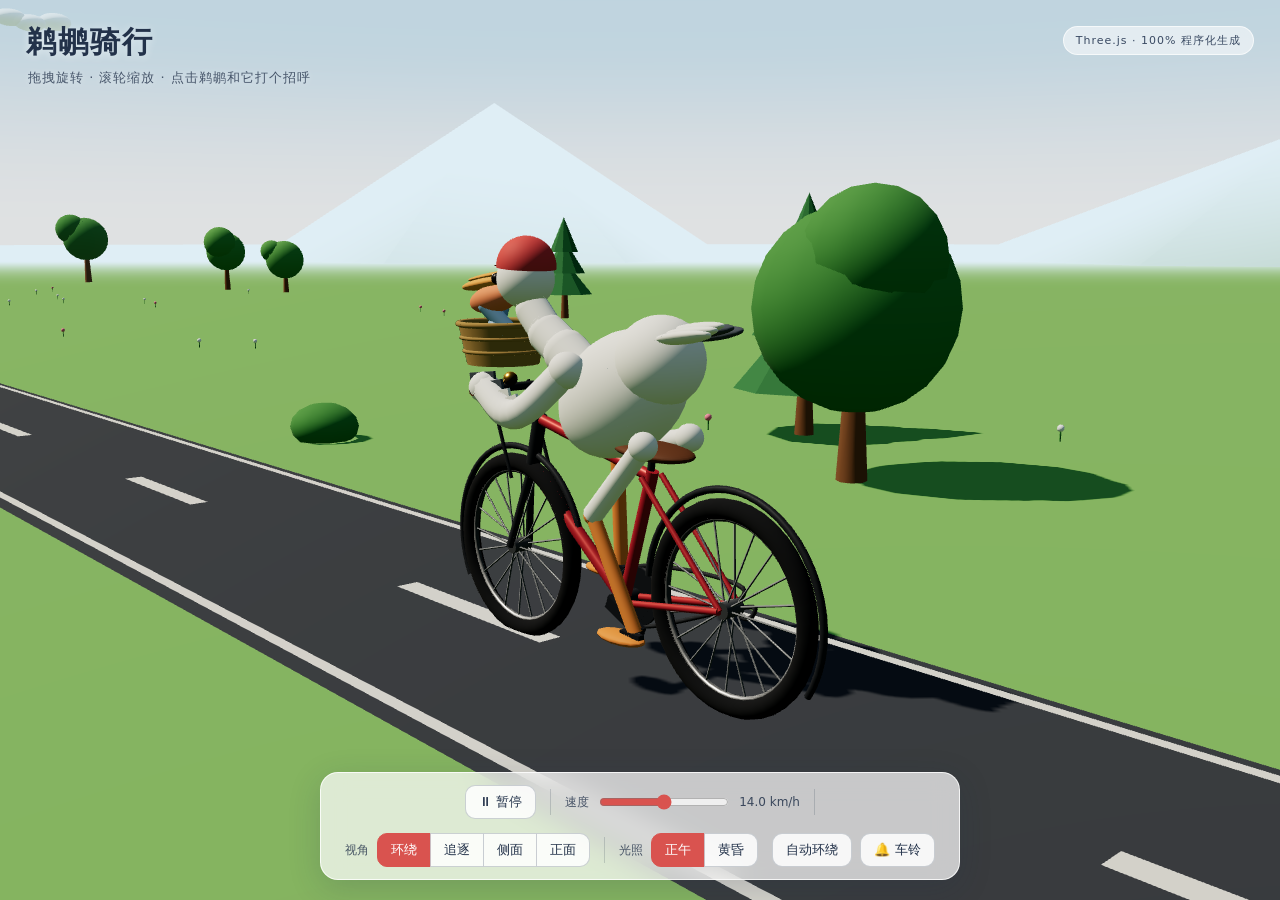
<file: demos/zcode-plan-glm5f.html>
<!DOCTYPE html>
<html lang="zh-CN">
<head>
<meta charset="UTF-8">
<meta name="viewport" content="width=device-width, initial-scale=1.0">
<title>鹈鹕骑行 · Pelican Cycling</title>
<style>
  html, body { margin: 0; padding: 0; width: 100%; height: 100%; overflow: hidden; background: #a8d4f2; }
  #app { position: fixed; inset: 0; }
  canvas { display: block; cursor: grab; }
  canvas:active { cursor: grabbing; }

  .title-card {
    position: fixed; top: 22px; left: 26px; z-index: 10; pointer-events: none;
    font-family: "PingFang SC", "Microsoft YaHei", system-ui, sans-serif;
    color: #23324a; text-shadow: 0 1px 8px rgba(255,255,255,.55);
  }
  .title-card h1 { margin: 0; font-size: 30px; letter-spacing: 2px; font-weight: 700; }
  .title-card p { margin: 6px 0 0 2px; font-size: 13px; opacity: .78; letter-spacing: 1px; }

  .badge {
    position: fixed; top: 26px; right: 26px; z-index: 10; pointer-events: none;
    font-family: system-ui, sans-serif; font-size: 11px; letter-spacing: 1px;
    color: #3a4a63; background: rgba(255,255,255,.55); border: 1px solid rgba(255,255,255,.65);
    padding: 6px 12px; border-radius: 999px; backdrop-filter: blur(6px);
  }

  .panel {
    position: fixed; left: 50%; bottom: 20px; transform: translateX(-50%); z-index: 10;
    display: flex; align-items: center; gap: 14px; flex-wrap: wrap; justify-content: center;
    background: rgba(255,255,255,.72); backdrop-filter: blur(14px);
    border: 1px solid rgba(255,255,255,.8); border-radius: 18px;
    padding: 12px 18px; box-shadow: 0 8px 32px rgba(30,50,80,.18);
    font-family: "PingFang SC", "Microsoft YaHei", system-ui, sans-serif; color: #23324a;
    max-width: min(96vw, 980px);
  }
  .panel .group { display: flex; align-items: center; gap: 8px; }
  .panel .divider { width: 1px; height: 26px; background: rgba(35,50,74,.18); }
  .panel label { font-size: 12px; opacity: .8; white-space: nowrap; }
  .panel button {
    font-family: inherit; font-size: 13px; padding: 7px 13px; border-radius: 10px;
    border: 1px solid rgba(35,50,74,.22); background: rgba(255,255,255,.85); color: #23324a;
    cursor: pointer; transition: all .15s ease; white-space: nowrap;
  }
  .panel button:hover { background: #fff; transform: translateY(-1px); box-shadow: 0 3px 10px rgba(30,50,80,.15); }
  .panel button.active { background: #d9534f; border-color: #d9534f; color: #fff; }
  .panel input[type=range] { width: 130px; accent-color: #d9534f; cursor: pointer; }
  .panel .val { font-size: 12px; min-width: 58px; font-variant-numeric: tabular-nums; opacity: .85; }
  .seg { display: flex; gap: 0; }
  .seg button { border-radius: 0; margin-left: -1px; }
  .seg button:first-child { border-radius: 10px 0 0 10px; margin-left: 0; }
  .seg button:last-child { border-radius: 0 10px 10px 0; }

  #loader {
    position: fixed; inset: 0; z-index: 50; display: flex; flex-direction: column; gap: 18px;
    align-items: center; justify-content: center; background: linear-gradient(#bfe0f5, #eef6f9);
    font-family: "PingFang SC", "Microsoft YaHei", system-ui, sans-serif; color: #2a3c58;
    transition: opacity .6s ease;
  }
  #loader.hide { opacity: 0; pointer-events: none; }
  #loader .spin {
    width: 42px; height: 42px; border-radius: 50%;
    border: 4px solid rgba(42,60,88,.15); border-top-color: #d9534f;
    animation: spin 0.9s linear infinite;
  }
  @keyframes spin { to { transform: rotate(360deg); } }
  #loader .msg { font-size: 14px; letter-spacing: 2px; }
  #loader .err { font-size: 13px; color: #b03a3a; max-width: 420px; text-align: center; line-height: 1.6; display: none; }
</style>
<script type="importmap">
{
  "imports": {
    "three": "../vendor/three-0.165.0.module.min.js",
    "three/addons/": "../vendor/three-0.165.0-addons/"
  }
}
</script>
</head>
<body>
<div id="app"></div>

<div class="title-card">
  <h1>鹈鹕骑行</h1>
  <p>拖拽旋转 · 滚轮缩放 · 点击鹈鹕和它打个招呼</p>
</div>
<div class="badge">Three.js · 100% 程序化生成</div>

<div class="panel" id="panel">
  <div class="group">
    <button id="btnPause" title="空格键">⏸ 暂停</button>
  </div>
  <div class="divider"></div>
  <div class="group">
    <label>速度</label>
    <input id="speed" type="range" min="0" max="28" step="0.5" value="14">
    <span class="val" id="speedVal">14.0 km/h</span>
  </div>
  <div class="divider"></div>
  <div class="group">
    <label>视角</label>
    <div class="seg" id="camSeg">
      <button data-cam="orbit" class="active">环绕</button>
      <button data-cam="chase">追逐</button>
      <button data-cam="side">侧面</button>
      <button data-cam="front">正面</button>
    </div>
  </div>
  <div class="divider"></div>
  <div class="group">
    <label>光照</label>
    <div class="seg" id="moodSeg">
      <button data-mood="noon" class="active">正午</button>
      <button data-mood="golden">黄昏</button>
    </div>
  </div>
  <div class="group">
    <button id="btnAuto">自动环绕</button>
    <button id="btnBell" title="叮铃！">🔔 车铃</button>
  </div>
</div>

<div id="loader">
  <div class="spin"></div>
  <div class="msg">正在装配鹈鹕与自行车…</div>
  <div class="err" id="loadErr">Three.js 从 CDN 加载失败：请检查网络连接后刷新页面。</div>
</div>

<script>
  window.__ready = false;
  window.addEventListener('error', e => {
    if (window.__ready) return;
    const box = document.getElementById('loadErr');
    if (box) { box.style.display = 'block'; box.textContent = '页面脚本出错：' + e.message; }
  });
  window.addEventListener('unhandledrejection', e => {
    if (window.__ready) return;
    const box = document.getElementById('loadErr');
    if (box) { box.style.display = 'block'; box.textContent = '页面脚本出错：' + String(e.reason); }
  });
  setTimeout(() => {
    if (!window.__ready) {
      document.getElementById('loadErr').style.display = 'block';
      document.querySelector('#loader .spin').style.display = 'none';
      document.querySelector('#loader .msg').textContent = '加载超时';
    }
  }, 15000);
</script>

<script type="module">
import * as THREE from 'three';
import { OrbitControls } from 'three/addons/controls/OrbitControls.js';

/* ============================================================
   基础与常量（坐标系：自行车头朝 +Z，X 为左右，Y 向上）
============================================================ */
const V = (x, y, z) => new THREE.Vector3(x, y, z);

const WHEEL_R   = 0.35;          // 车轮半径
const CRANK_L   = 0.165;         // 曲柄长度
const PEDAL_X   = 0.10;          // 踏板横向外伸
const GEAR      = 0.045 / 0.105; // 飞轮/牙盘 半径比 → 曲柄比车轮慢
const BB        = V(0, 0.27, -0.02); // 五通（曲柄中心）
const LEG_L1    = 0.37;          // 大腿长
const LEG_L2    = 0.42;          // 小腿长
const HIP_LOCAL = { y: -0.14, z: -0.02, x: 0.105 }; // 髋关节（鹈鹕身体局部坐标）

const clamp = (v, a, b) => Math.min(Math.max(v, a), b);
const wrap = (v, L) => ((v % L) + L) % L - L / 2;
const rand = (a, b) => a + Math.random() * (b - a);

/* ============================================================
   渲染器 / 场景 / 相机 / 控制
============================================================ */
const renderer = new THREE.WebGLRenderer({ antialias: true, powerPreference: 'high-performance' });
renderer.setPixelRatio(Math.min(window.devicePixelRatio, 2));
renderer.setSize(window.innerWidth, window.innerHeight);
renderer.shadowMap.enabled = true;
renderer.shadowMap.type = THREE.PCFSoftShadowMap;
renderer.toneMapping = THREE.ACESFilmicToneMapping;
renderer.toneMappingExposure = 1.05;
document.getElementById('app').appendChild(renderer.domElement);

const scene = new THREE.Scene();
scene.fog = new THREE.Fog(0xdfeef5, 35, 75);

const camera = new THREE.PerspectiveCamera(40, window.innerWidth / window.innerHeight, 0.1, 900);
camera.position.set(2.7, 1.5, -3.1);

const controls = new OrbitControls(camera, renderer.domElement);
controls.target.set(0, 0.8, -0.1);
controls.enableDamping = true;
controls.dampingFactor = 0.08;
controls.minDistance = 1.1;
controls.maxDistance = 18;
controls.maxPolarAngle = 1.53;
controls.autoRotateSpeed = -1.3;

/* ============================================================
   灯光
============================================================ */
const hemi = new THREE.HemisphereLight(0xbfe3ff, 0x9ec27a, 0.75);
scene.add(hemi);

const sun = new THREE.DirectionalLight(0xfff3e0, 2.6);
sun.castShadow = true;
sun.shadow.mapSize.set(2048, 2048);
sun.shadow.camera.left = -8; sun.shadow.camera.right = 8;
sun.shadow.camera.top = 8;   sun.shadow.camera.bottom = -8;
sun.shadow.camera.near = 1;  sun.shadow.camera.far = 40;
sun.shadow.bias = -0.0004;
sun.shadow.normalBias = 0.02;
sun.shadow.radius = 3;
scene.add(sun);
scene.add(sun.target);

// 太阳圆盘（画在天空上）
const sunDisc = new THREE.Mesh(
  new THREE.CircleGeometry(16, 40),
  new THREE.MeshBasicMaterial({ color: 0xfff7d9, fog: false, transparent: true, opacity: 0.95 })
);
const sunGlow = new THREE.Mesh(
  new THREE.CircleGeometry(38, 40),
  new THREE.MeshBasicMaterial({ color: 0xfff3c8, fog: false, transparent: true, opacity: 0.16,
    blending: THREE.AdditiveBlending, depthWrite: false })
);
scene.add(sunDisc, sunGlow);

/* ============================================================
   材质库
============================================================ */
const M = {
  frame:   new THREE.MeshStandardMaterial({ color: 0xc9403f, roughness: 0.32, metalness: 0.25 }),
  frameDk: new THREE.MeshStandardMaterial({ color: 0x35393f, roughness: 0.5,  metalness: 0.4 }),
  tire:    new THREE.MeshStandardMaterial({ color: 0x1d1f22, roughness: 0.95 }),
  rim:     new THREE.MeshStandardMaterial({ color: 0xd8dde3, roughness: 0.25, metalness: 0.9 }),
  spoke:   new THREE.MeshStandardMaterial({ color: 0xc9cfd6, roughness: 0.4,  metalness: 0.85 }),
  chain:   new THREE.MeshStandardMaterial({ color: 0x4a4d52, roughness: 0.5,  metalness: 0.6 }),
  saddle:  new THREE.MeshStandardMaterial({ color: 0x6e4326, roughness: 0.6 }),
  wicker:  new THREE.MeshStandardMaterial({ color: 0xb08a4a, roughness: 0.85, side: THREE.DoubleSide }),
  fish:    new THREE.MeshStandardMaterial({ color: 0x8fb6d5, roughness: 0.45, metalness: 0.15 }),
  fishFin: new THREE.MeshStandardMaterial({ color: 0x6e93b5, roughness: 0.6 }),
  bell:    new THREE.MeshStandardMaterial({ color: 0xf3c34f, roughness: 0.22, metalness: 0.95 }),
  body:    new THREE.MeshStandardMaterial({ color: 0xf7f3ea, roughness: 0.8 }),
  wingGry: new THREE.MeshStandardMaterial({ color: 0x565d66, roughness: 0.8 }),
  beak:    new THREE.MeshStandardMaterial({ color: 0xf2a24b, roughness: 0.55 }),
  pouch:   new THREE.MeshStandardMaterial({ color: 0xf08d5f, roughness: 0.65 }),
  legOrg:  new THREE.MeshStandardMaterial({ color: 0xef8b3a, roughness: 0.6 }),
  eyeBlk:  new THREE.MeshStandardMaterial({ color: 0x141419, roughness: 0.25 }),
  eyeGlt:  new THREE.MeshBasicMaterial({ color: 0xffffff }),
  capRed:  new THREE.MeshStandardMaterial({ color: 0xd9534f, roughness: 0.7 }),
  grass:   new THREE.MeshStandardMaterial({ color: 0x79b45c, roughness: 1 }),
  road:    new THREE.MeshStandardMaterial({ color: 0x43474d, roughness: 0.9 }),
  line:    new THREE.MeshStandardMaterial({ color: 0xe8e4d8, roughness: 0.8 }),
  hill:    new THREE.MeshStandardMaterial({ color: 0x88b295, roughness: 1, flatShading: true }),
  trunk:   new THREE.MeshStandardMaterial({ color: 0x8a5a33, roughness: 0.9 }),
  leafA:   new THREE.MeshStandardMaterial({ color: 0x5d9c4c, roughness: 0.9 }),
  leafB:   new THREE.MeshStandardMaterial({ color: 0x4f8f42, roughness: 0.9 }),
  pine:    new THREE.MeshStandardMaterial({ color: 0x3f7d46, roughness: 0.9, flatShading: true }),
  cloud:   new THREE.MeshStandardMaterial({ color: 0xffffff, roughness: 1, transparent: true, opacity: 0.92 }),
};

/* ============================================================
   通用小工具：在两点之间放一根圆管
============================================================ */
const _dir = new THREE.Vector3();
function tubeBetween(a, b, r, mat, radialSeg = 10) {
  _dir.subVectors(b, a);
  const len = _dir.length();
  const mesh = new THREE.Mesh(new THREE.CylinderGeometry(r, r, len, radialSeg), mat);
  mesh.position.copy(a).addScaledVector(_dir, 0.5);
  mesh.quaternion.setFromUnitVectors(V(0, 1, 0), _dir.clone().normalize());
  return mesh;
}
function blob(r, mat, sx = 1, sy = 1, sz = 1) {
  const m = new THREE.Mesh(new THREE.SphereGeometry(r, 24, 18), mat);
  m.scale.set(sx, sy, sz);
  return m;
}

/* ============================================================
   自行车
============================================================ */
const bike = new THREE.Group();
scene.add(bike);
const bikeParts = { pedals: [], wheels: [] };

// ---- 车轮 ----
function buildWheel() {
  const g = new THREE.Group();
  const tire = new THREE.Mesh(new THREE.TorusGeometry(WHEEL_R - 0.033, 0.033, 14, 40), M.tire);
  tire.geometry.rotateY(Math.PI / 2);
  g.add(tire);
  const rimT = new THREE.Mesh(new THREE.TorusGeometry(WHEEL_R - 0.062, 0.011, 10, 36), M.rim);
  rimT.geometry.rotateY(Math.PI / 2);
  g.add(rimT);
  // 车圈侧面
  const rimBand = new THREE.Mesh(new THREE.CylinderGeometry(WHEEL_R - 0.058, WHEEL_R - 0.058, 0.022, 36, 1, true), M.rim);
  rimBand.geometry.rotateZ(Math.PI / 2);
  g.add(rimBand);
  // 花鼓
  const hub = new THREE.Mesh(new THREE.CylinderGeometry(0.028, 0.028, 0.075, 12), M.rim);
  hub.geometry.rotateZ(Math.PI / 2);
  g.add(hub);
  // 辐条
  const N = 20;
  for (let i = 0; i < N; i++) {
    const a = i / N * Math.PI * 2;
    const from = V(0.02 * (i % 2 ? 1 : -1), Math.cos(a) * 0.03, Math.sin(a) * 0.03);
    const to   = V(0, Math.cos(a) * (WHEEL_R - 0.06), Math.sin(a) * (WHEEL_R - 0.06));
    const s = tubeBetween(from, to, 0.0035, M.spoke, 6);
    g.add(s);
  }
  return g;
}

function makeWheelPair(z, fenderRot, fenderArc) {
  const wheel = buildWheel();
  wheel.position.set(0, WHEEL_R, z);
  bike.add(wheel);
  bikeParts.wheels.push(wheel);
  // 挡泥板
  const fender = new THREE.Mesh(new THREE.TorusGeometry(WHEEL_R + 0.028, 0.012, 8, 30, fenderArc), M.frameDk);
  fender.geometry.rotateY(Math.PI / 2);
  fender.rotation.x = fenderRot;
  fender.position.set(0, WHEEL_R, z);
  bike.add(fender);
  return wheel;
}

const rearWheel = makeWheelPair(-0.52, -0.55, Math.PI * 1.15);
const frontWheel = makeWheelPair(0.58, 0.35, Math.PI * 1.05);

// ---- 车架 ----
const FR = {
  seatTop:  V(0, 0.738, -0.163),
  headTop:  V(0, 0.86, 0.44),
  headBot:  V(0, 0.63, 0.50),
};
function frameTube(a, b, r, mat = M.frame) {
  const t = tubeBetween(a, b, r, mat, 12);
  bike.add(t);
  return t;
}
frameTube(BB.clone().setX(0.05),  V(0.05, WHEEL_R, -0.52), 0.012);  // 右下叉
frameTube(BB.clone().setX(-0.05), V(-0.05, WHEEL_R, -0.52), 0.012); // 左下叉
frameTube(V(0.045, 0.72, -0.155), V(0.045, WHEEL_R, -0.52), 0.010); // 右上立叉
frameTube(V(-0.045, 0.72, -0.155), V(-0.045, WHEEL_R, -0.52), 0.010);
frameTube(BB, FR.seatTop, 0.022);          // 座管
frameTube(BB, V(0, 0.65, 0.475), 0.024);   // 下管
frameTube(V(0, 0.72, -0.15), FR.headTop.clone().setY(0.845), 0.020); // 上管
frameTube(FR.headBot, FR.headTop, 0.026, M.frameDk);                 // 头管
frameTube(FR.headBot.clone().setY(0.655), V(0.045, WHEEL_R, 0.58), 0.014, M.frameDk); // 叉(右)
frameTube(FR.headBot.clone().setY(0.655), V(-0.045, WHEEL_R, 0.58), 0.014, M.frameDk);// 叉(左)
// 五通壳 & 头管上下盖
const bbShell = new THREE.Mesh(new THREE.CylinderGeometry(0.028, 0.028, 0.11, 14), M.frameDk);
bbShell.geometry.rotateZ(Math.PI / 2);
bbShell.position.copy(BB);
bike.add(bbShell);

// ---- 座杆与车座 ----
frameTube(V(0, 0.72, -0.15), V(0, 0.795, -0.163), 0.013, M.frameDk);
const saddle = blob(1, M.saddle, 0.105, 0.026, 0.165);
saddle.position.set(0, 0.805, -0.168);
saddle.rotation.x = -0.06;
bike.add(saddle);

// ---- 车把 / 把立 / 车铃 ----
frameTube(FR.headTop, V(0, 0.955, 0.49), 0.016, M.frameDk);
const bar = new THREE.Mesh(new THREE.CylinderGeometry(0.015, 0.015, 0.52, 12), M.frameDk);
bar.geometry.rotateZ(Math.PI / 2);
bar.position.set(0, 0.965, 0.49);
bike.add(bar);
for (const s of [-1, 1]) {
  const grip = new THREE.Mesh(new THREE.CylinderGeometry(0.021, 0.019, 0.11, 12), M.saddle);
  grip.geometry.rotateZ(Math.PI / 2);
  grip.position.set(s * 0.205, 0.965, 0.49);
  bike.add(grip);
}
const bellBase = blob(0.026, M.bell);
bellBase.position.set(0.10, 0.995, 0.482);
bike.add(bellBase);
const bellLever = tubeBetween(V(0.12, 0.995, 0.482), V(0.135, 0.975, 0.49), 0.005, M.bell);
bike.add(bellLever);

// ---- 牙盘 / 曲柄 / 踏板 ----
const chainring = new THREE.Mesh(new THREE.CylinderGeometry(0.105, 0.105, 0.012, 28), M.frameDk);
chainring.geometry.rotateZ(Math.PI / 2);
chainring.position.set(-0.062, BB.y, BB.z);
bike.add(chainring);
const ringEdge = new THREE.Mesh(new THREE.TorusGeometry(0.098, 0.007, 8, 28), M.chain);
ringEdge.geometry.rotateY(Math.PI / 2);
ringEdge.position.set(-0.068, BB.y, BB.z);
bike.add(ringEdge);

const crankGroup = new THREE.Group();
crankGroup.position.copy(BB);
bike.add(crankGroup);

function buildCrankSide(side) { // side: +1 左(-X 侧?)  → 左踏板在 +X
  const armRoot = new THREE.Group();
  if (side < 0) armRoot.rotation.x = Math.PI; // 右曲柄反相
  crankGroup.add(armRoot);
  const arm = new THREE.Mesh(new THREE.BoxGeometry(0.022, CRANK_L + 0.02, 0.045), M.frameDk);
  arm.position.set(side * 0.062, (CRANK_L + 0.02) / 2 - 0.01, 0);
  armRoot.add(arm);
  const pedalGroup = new THREE.Group();
  pedalGroup.position.set(side * PEDAL_X, CRANK_L, 0);
  armRoot.add(pedalGroup);
  const platform = new THREE.Group(); // 保持水平的踏板
  pedalGroup.add(platform);
  const plate = new THREE.Mesh(new THREE.BoxGeometry(0.024, 0.016, 0.095), M.frameDk);
  platform.add(plate);
  const axlePin = new THREE.Mesh(new THREE.CylinderGeometry(0.008, 0.008, 0.05, 8), M.rim);
  axlePin.geometry.rotateX(Math.PI / 2);
  axlePin.position.x = -side * 0.012;
  platform.add(axlePin);
  return { armRoot, pedalGroup, platform };
}
const crankL = buildCrankSide(1);
const crankR = buildCrankSide(-1);
bikeParts.pedals = [crankL, crankR];

// ---- 链条（封闭管沿牙盘与飞轮绕行）----
// 牙盘中心 (y=.27, z=-.02) r=.104；飞轮中心 (y=.35, z=-.52) r=.046；链平面 x=-0.066
// 注意：closed 曲线会自动接回起点，采样点不得重复，否则向心参数化除零报错
function buildChain() {
  const c1 = { y: 0.27, z: -0.02, r: 0.104 }; // 牙盘
  const c2 = { y: 0.35, z: -0.52, r: 0.046 }; // 飞轮
  const pts = [V(-0.066, c1.y + c1.r, c1.z), V(-0.066, c2.y + c2.r, c2.z)]; // 上段直线
  for (let i = 1; i <= 8; i++) { // 飞轮后侧：顶 → 底
    const a = Math.PI / 2 + (i / 8) * Math.PI;
    pts.push(V(-0.066, c2.y + Math.cos(a) * c2.r, c2.z + Math.sin(a) * c2.r));
  }
  pts.push(V(-0.066, c1.y - c1.r, c1.z)); // 下段直线回到牙盘底
  for (let i = 1; i < 10; i++) { // 牙盘前侧：底 → 顶（终点留给闭合回绕）
    const a = -Math.PI / 2 + (i / 10) * Math.PI;
    pts.push(V(-0.066, c1.y + Math.cos(a) * c1.r, c1.z + Math.sin(a) * c1.r));
  }
  const curve = new THREE.CatmullRomCurve3(pts, true, 'centripetal');
  const tube = new THREE.Mesh(new THREE.TubeGeometry(curve, 120, 0.0075, 8, true), M.chain);
  bike.add(tube);
}
buildChain();

// ---- 前车筐 + 两条小鱼 ----
const basket = new THREE.Group();
basket.position.set(0, 1.03, 0.66);
bike.add(basket);
{
  const wall1 = new THREE.Mesh(new THREE.CylinderGeometry(0.165, 0.135, 0.15, 18, 1, true), M.wicker);
  wall1.position.y = 0.075;
  basket.add(wall1);
  const bottom = new THREE.Mesh(new THREE.CylinderGeometry(0.135, 0.135, 0.012, 18), M.wicker);
  bottom.position.y = 0.008;
  basket.add(bottom);
  // 编织感用两道横箍，避免 wireframe 三角乱线
  for (const [ry, rr] of [[0.05, 0.145], [0.10, 0.155]]) {
    const ring = new THREE.Mesh(new THREE.TorusGeometry(rr, 0.008, 6, 24), M.wicker);
    ring.rotation.x = Math.PI / 2;
    ring.position.y = ry;
    basket.add(ring);
  }
  const rimT = new THREE.Mesh(new THREE.TorusGeometry(0.165, 0.011, 8, 24), M.wicker);
  rimT.rotation.x = Math.PI / 2;
  rimT.position.y = 0.15;
  basket.add(rimT);
  // 小鱼
  function fish(yaw, tilt) {
    const f = new THREE.Group();
    const bodyM = new THREE.Mesh(new THREE.CapsuleGeometry(0.032, 0.15, 6, 12), M.fish);
    bodyM.geometry.rotateX(Math.PI / 2);
    f.add(bodyM);
    const tail = new THREE.Mesh(new THREE.ConeGeometry(0.045, 0.07, 3), M.fishFin);
    tail.geometry.rotateX(-Math.PI / 2);
    tail.geometry.scale(1, 1, 0.35);
    tail.position.z = -0.13;
    f.add(tail);
    f.rotation.set(tilt, yaw, 0);
    f.position.set(0.02 * Math.cos(yaw), 0.16, -0.02 * Math.sin(yaw));
    return f;
  }
  basket.add(fish(0.4, -0.9));
  basket.add(fish(-0.5, -1.25));
  // 支撑杆
  bike.add(tubeBetween(V(0.09, 0.63, 0.50), V(0.09, 0.965, 0.63), 0.007, M.frameDk));
  bike.add(tubeBetween(V(-0.09, 0.63, 0.50), V(-0.09, 0.965, 0.63), 0.007, M.frameDk));
}

/* ============================================================
   鹈鹕（层级：bike → bodyGroup → 脖颈/翅膀/腿/尾）
============================================================ */
const pelican = new THREE.Group();
pelican.position.set(0, 0.95, -0.14);
pelican.rotation.x = 0.5; // 前倾骑行姿态
bike.add(pelican);
const peliMeshes = [];   // 供点击拾取

function peli(mesh) { mesh.castShadow = true; peliMeshes.push(mesh); return mesh; }

// ---- 躯干 ----
const torso = peli(blob(1, M.body, 0.16, 0.20, 0.30));
torso.position.set(0, 0.08, 0.10);
pelican.add(torso);
const chest = peli(blob(1, M.body, 0.13, 0.14, 0.17));
chest.position.set(0, 0.12, 0.20);
pelican.add(chest);
const rump = peli(blob(1, M.body, 0.145, 0.15, 0.16));
rump.position.set(0, 0.10, -0.12);
pelican.add(rump);

// ---- 尾羽 ----
const tail = new THREE.Group();
tail.position.set(0, 0.10, -0.26);
pelican.add(tail);
for (let i = 0; i < 5; i++) {
  // 圆头椭球羽毛扇：任何角度都不出棱角
  const f = new THREE.Mesh(new THREE.SphereGeometry(0.048, 12, 10), i < 2 ? M.wingGry : M.body);
  f.geometry.scale(0.75, 0.4, 2.6);
  f.rotation.x = -0.35;
  f.rotation.z = (i - 2) * 0.16;
  f.position.set((i - 2) * 0.036, 0.012 * (2 - Math.abs(i - 2)), -0.06);
  f.castShadow = true;
  tail.add(f);
}

// ---- 脖颈（4 节胶囊，保证衔接平滑）+ 头 ----
const NECK = [
  { len: 0.115, r: 0.082, rest: 0.45 },
  { len: 0.115, r: 0.072, rest: 0.0 },
  { len: 0.115, r: 0.063, rest: -0.25 },
  { len: 0.115, r: 0.056, rest: -0.45 },
];
const neckSegs = [];
let parent = pelican;
const neckBasePos = V(0, 0.22, 0.24);
for (let i = 0; i < NECK.length; i++) {
  const seg = new THREE.Group();
  seg.position.copy(i === 0 ? neckBasePos : V(0, NECK[i - 1].len, 0));
  seg.rotation.x = NECK[i].rest;
  const bone = peli(new THREE.Mesh(new THREE.CapsuleGeometry(NECK[i].r, NECK[i].len, 6, 16), M.body));
  bone.position.y = NECK[i].len / 2;
  seg.add(bone);
  parent.add(seg);
  neckSegs.push(seg);
  parent = seg;
}
const headGroup = new THREE.Group();
headGroup.position.set(0, NECK[NECK.length - 1].len, 0);
parent.add(headGroup);

const headBall = peli(blob(0.105, M.body));
headGroup.add(headBall);

// 眼睛
for (const s of [-1, 1]) {
  const eye = peli(blob(0.021, M.eyeBlk));
  eye.position.set(s * 0.068, 0.005, 0.078);
  headGroup.add(eye);
  const glint = new THREE.Mesh(new THREE.SphereGeometry(0.007, 8, 8), M.eyeGlt);
  glint.position.set(s * 0.074, 0.016, 0.089);
  headGroup.add(glint);
}

// 喙：上喙为光滑扁平椭球（各角度都干净），加背隆线；下颌薄条 + 喉囊
const beakGroup = new THREE.Group();
beakGroup.position.set(0, -0.005, 0.085);
beakGroup.rotation.x = 0.10;
headGroup.add(beakGroup);

const upperBeak = new THREE.Group();
beakGroup.add(upperBeak);
{
  const g = new THREE.SphereGeometry(0.075, 20, 14);
  g.scale(0.72, 0.30, 2.1);
  const um = new THREE.Mesh(g, M.beak);
  um.position.set(0, 0.008, 0.14);
  peli(um);
  upperBeak.add(um);
  const ridgeG = new THREE.SphereGeometry(0.075, 16, 12);
  ridgeG.scale(0.45, 0.16, 1.9);
  const ridge = new THREE.Mesh(ridgeG, M.beak);
  ridge.position.set(0, 0.032, 0.12);
  upperBeak.add(ridge);
}

const lowerJaw = new THREE.Group();
beakGroup.add(lowerJaw);
{
  const g = new THREE.SphereGeometry(0.06, 14, 10);
  g.scale(0.7, 0.22, 1.7);
  const lm = new THREE.Mesh(g, M.beak);
  lm.position.set(0, -0.02, 0.12);
  peli(lm);
  lowerJaw.add(lm);
}
// 喉囊：造型烘进几何体，鸣叫动画只做倍增缩放
const pouchGeo = new THREE.SphereGeometry(0.075, 20, 16);
pouchGeo.scale(0.85, 0.7, 1.8);
const pouch = peli(new THREE.Mesh(pouchGeo, M.pouch));
pouch.position.set(0, -0.045, 0.115);
lowerJaw.add(pouch);

// 头顶小翎毛
const crest = new THREE.Mesh(new THREE.ConeGeometry(0.022, 0.10, 8), M.body);
crest.geometry.scale(1, 1, 0.5);
crest.position.set(0, 0.10, -0.05);
crest.rotation.x = -2.4;
headGroup.add(crest);

// 红色骑行帽
const cap = new THREE.Group();
{
  const dome = new THREE.Mesh(new THREE.SphereGeometry(0.108, 24, 14, 0, Math.PI * 2, 0, Math.PI * 0.52), M.capRed);
  cap.add(dome);
  const brim = new THREE.Mesh(new THREE.CylinderGeometry(0.085, 0.085, 0.008, 20, 1, false, -0.9, 1.8), M.capRed);
  brim.position.set(0, 0.012, 0.055);
  brim.rotation.x = 0.25;
  cap.add(brim);
  cap.position.set(0, 0.045, -0.008);
  cap.rotation.x = -0.12;
  headGroup.add(cap);
}

// ---- 翅膀（搭在车把上）----
// 先完成身体装配，再借 worldToLocal 求翅膀关键点在身体局部坐标
pelican.updateMatrixWorld(true);
const bodyInv = new THREE.Matrix4().copy(pelican.matrixWorld).invert();
const toLocal = (p) => p.clone().applyMatrix4(bodyInv);
const SHOULDER_W = [V(0.15, 1.06, 0.09), V(-0.15, 1.06, 0.09)];        // 世界坐标（bike 系）
const ELBOW_W    = [V(0.235, 0.905, 0.27), V(-0.235, 0.905, 0.27)];
const GRIP_W     = [V(0.20, 0.975, 0.49), V(-0.20, 0.975, 0.49)];

const wings = [];
for (let s = 0; s < 2; s++) {
  const g = new THREE.Group();
  g.position.copy(toLocal(SHOULDER_W[s]));
  pelican.add(g);
  const A = V(0, 0, 0);
  const B = toLocal(ELBOW_W[s]).sub(g.position);
  const C = toLocal(GRIP_W[s]).sub(g.position);
  const curve = new THREE.CatmullRomCurve3([A, B, C]);
  const tube = peli(new THREE.Mesh(new THREE.TubeGeometry(curve, 16, 0.052, 10), M.body));
  g.add(tube);
  // 肩部羽簇
  const puff = peli(blob(0.062, M.body));
  g.add(puff);
  // 沿小臂的飞羽（黑灰色）
  const nF = 5;
  for (let i = 0; i < nF; i++) {
    const t = 0.45 + 0.55 * (i / (nF - 1));
    const p = curve.getPoint(t);
    const feather = new THREE.Mesh(new THREE.BoxGeometry(0.012, 0.11, 0.045), i > 2 ? M.wingGry : M.body);
    feather.position.copy(p).add(V(0, 0.03, -0.01));
    feather.rotation.x = -1.65 - i * 0.08;
    feather.rotation.z = (s ? -1 : 1) * (0.12 + i * 0.03);
    feather.castShadow = true;
    g.add(feather);
  }
  // 腕部压在车把上的羽球
  const wrist = peli(blob(0.055, M.body));
  wrist.position.copy(C);
  g.add(wrist);
  wings.push(g);
}

// ---- 双腿（IK）----
const legs = [];
for (const side of [1, -1]) {
  const thighGroup = new THREE.Group();
  thighGroup.position.set(side * HIP_LOCAL.x, HIP_LOCAL.y, HIP_LOCAL.z);
  pelican.add(thighGroup);
  const thigh = peli(tubeBetween(V(0, 0, 0), V(0, -LEG_L1, 0), 0.036, M.body));
  thighGroup.add(thigh);
  const hipFluff = peli(blob(0.048, M.body));
  thighGroup.add(hipFluff);
  const knee = peli(blob(0.032, M.legOrg));
  knee.position.set(0, -LEG_L1, 0);
  thighGroup.add(knee);

  const shinGroup = new THREE.Group();
  shinGroup.position.set(0, -LEG_L1, 0);
  thighGroup.add(shinGroup);
  const shin = peli(tubeBetween(V(0, 0, 0), V(0, -LEG_L2, 0), 0.026, M.legOrg));
  shinGroup.add(shin);

  legs.push({ thighGroup, shinGroup, side, hipLocal: thighGroup.position.clone() });
}

// ---- 脚蹼（挂在踏板上，随踏板保持水平）：扁平蹼面，替代尖锥 ----
function buildFoot() {
  const g = new THREE.Group();
  const webGeo = new THREE.SphereGeometry(0.095, 14, 10);
  webGeo.scale(0.55, 0.22, 1.15);
  const web = new THREE.Mesh(webGeo, M.legOrg);
  web.position.set(0, -0.022, 0.055);
  web.castShadow = true;
  g.add(web);
  return g;
}
crankL.platform.add(buildFoot());
crankR.platform.add(buildFoot());

/* ============================================================
   环境：天空 / 地面 / 道路 / 树木 / 云 / 远山
============================================================ */
// ---- 天空穹顶（渐变 shader）----
const skyUniforms = {
  uTop:     { value: new THREE.Color(0x3f7fd4) },
  uMid:     { value: new THREE.Color(0xa8d4f2) },
  uHorizon: { value: new THREE.Color(0xeef6f9) },
};
const skyMat = new THREE.ShaderMaterial({
  side: THREE.BackSide, depthWrite: false, fog: false,
  uniforms: skyUniforms,
  vertexShader: `
    varying vec3 vW;
    void main() {
      vW = (modelMatrix * vec4(position, 1.0)).xyz;
      gl_Position = projectionMatrix * modelViewMatrix * vec4(position, 1.0);
    }`,
  fragmentShader: `
    uniform vec3 uTop; uniform vec3 uMid; uniform vec3 uHorizon;
    varying vec3 vW;
    void main() {
      float h = normalize(vW).y;
      vec3 col = mix(uHorizon, uMid, smoothstep(0.00, 0.16, h));
      col = mix(col, uTop, smoothstep(0.14, 0.62, h));
      col = mix(uHorizon * 0.97, col, smoothstep(-0.06, 0.015, h));
      gl_FragColor = vec4(col, 1.0);
      #include <tonemapping_fragment>
      #include <colorspace_fragment>
    }`,
});
scene.add(new THREE.Mesh(new THREE.SphereGeometry(300, 32, 20), skyMat));

// ---- 地面 ----
const ground = new THREE.Mesh(new THREE.CircleGeometry(220, 48), M.grass);
ground.rotation.x = -Math.PI / 2;
ground.receiveShadow = true;
scene.add(ground);

// ---- 公路 ----
const ROAD_LEN = 130;
const road = new THREE.Mesh(new THREE.PlaneGeometry(1.7, ROAD_LEN), M.road);
road.rotation.x = -Math.PI / 2;
road.position.y = 0.01;
road.receiveShadow = true;
scene.add(road);
for (const s of [-1, 1]) {
  const edge = new THREE.Mesh(new THREE.PlaneGeometry(0.05, ROAD_LEN), M.line);
  edge.rotation.x = -Math.PI / 2;
  edge.position.set(s * 0.76, 0.02, 0);
  scene.add(edge);
}
const dashes = [];
for (let i = 0; i < 40; i++) {
  const d = new THREE.Mesh(new THREE.PlaneGeometry(0.1, 1.0), M.line);
  d.rotation.x = -Math.PI / 2;
  d.position.y = 0.02;
  d.userData.z0 = -ROAD_LEN / 2 + 1.2 + i * 3.2;
  scene.add(d);
  dashes.push(d);
}

// ---- 树木 / 灌木 / 小花 ----
const scroller = [];
function addScatter(obj, L) { obj.userData.L = L; scene.add(obj); scroller.push(obj); }
function makeTree() {
  const g = new THREE.Group();
  const pineType = Math.random() < 0.45;
  const trunkH = rand(0.35, 0.6);
  const trunk = new THREE.Mesh(new THREE.CylinderGeometry(0.05, 0.075, trunkH, 8), M.trunk);
  trunk.position.y = trunkH / 2;
  trunk.castShadow = true;
  g.add(trunk);
  if (pineType) {
    for (let i = 0; i < 3; i++) {
      const c = new THREE.Mesh(new THREE.ConeGeometry(0.52 - i * 0.13, 0.62, 9), M.pine);
      c.position.y = trunkH + 0.22 + i * 0.38;
      c.castShadow = true;
      g.add(c);
    }
  } else {
    const mat = Math.random() < 0.5 ? M.leafA : M.leafB;
    const b1 = new THREE.Mesh(new THREE.SphereGeometry(rand(0.4, 0.55), 14, 12), mat);
    b1.position.y = trunkH + 0.4;
    b1.castShadow = true;
    g.add(b1);
    const b2 = new THREE.Mesh(new THREE.SphereGeometry(rand(0.26, 0.4), 12, 10), mat);
    b2.position.set(rand(-0.3, 0.3), trunkH + 0.62, rand(-0.3, 0.3));
    b2.castShadow = true;
    g.add(b2);
  }
  g.rotation.y = rand(0, Math.PI * 2);
  const s = rand(0.75, 1.5);
  g.scale.setScalar(s);
  return g;
}
for (let i = 0; i < 26; i++) {
  const t = makeTree();
  const side = i % 2 ? 1 : -1;
  t.position.set(side * rand(3.2, 13), 0, rand(-55, 55));
  addScatter(t, 110);
}
for (let i = 0; i < 14; i++) {
  const b = new THREE.Mesh(new THREE.SphereGeometry(rand(0.16, 0.3), 10, 8), Math.random() < 0.5 ? M.leafA : M.leafB);
  b.scale.y = 0.7;
  b.position.set((i % 2 ? 1 : -1) * rand(1.4, 2.6), 0.1, rand(-55, 55));
  b.castShadow = true;
  addScatter(b, 110);
}
const flowerColors = [0xffffff, 0xffd166, 0xff8fa3, 0xfff3c8];
for (let i = 0; i < 80; i++) {
  const g = new THREE.Group();
  const stem = new THREE.Mesh(new THREE.CylinderGeometry(0.006, 0.006, 0.09, 5), M.leafB);
  stem.position.y = 0.045;
  g.add(stem);
  const head = new THREE.Mesh(new THREE.SphereGeometry(0.028, 8, 6),
    new THREE.MeshStandardMaterial({ color: flowerColors[i % flowerColors.length], roughness: 0.8 }));
  head.position.y = 0.1;
  g.add(head);
  g.position.set((i % 2 ? 1 : -1) * rand(1.8, 12), 0, rand(-55, 55));
  addScatter(g, 110);
}

// ---- 云 ----
const clouds = [];
for (let i = 0; i < 8; i++) {
  const c = new THREE.Group();
  const n = 4 + Math.floor(Math.random() * 3);
  for (let j = 0; j < n; j++) {
    const p = blob(rand(0.7, 1.5), M.cloud, 1, 0.55, 1);
    p.position.set(j * rand(0.8, 1.3) - n * 0.5, rand(-0.15, 0.25), rand(-0.4, 0.4));
    c.add(p);
  }
  c.position.set(rand(-45, 45), rand(6.5, 12), rand(-40, 40));
  scene.add(c);
  clouds.push(c);
}

// ---- 远山 ----
for (let i = 0; i < 10; i++) {
  const a = (i / 10) * Math.PI * 2 + 0.3;
  const r = rand(78, 95);
  const h = new THREE.Mesh(new THREE.ConeGeometry(rand(26, 46), rand(13, 26), 7), M.hill);
  h.position.set(Math.cos(a) * r, -1, Math.sin(a) * r);
  h.rotation.y = rand(0, Math.PI);
  scene.add(h);
}

/* ============================================================
   昼 / 黄昏 光照预设（平滑过渡）
============================================================ */
const MOODS = {
  noon: {
    sunDir: V(6, 10, 5), sunColor: new THREE.Color(0xfff3e0), sunInt: 2.6,
    hemiSky: new THREE.Color(0xbfe3ff), hemiGnd: new THREE.Color(0x9ec27a), hemiInt: 0.75,
    skyTop: new THREE.Color(0x3f7fd4), skyMid: new THREE.Color(0xa8d4f2), skyHor: new THREE.Color(0xeef6f9),
    fog: new THREE.Color(0xdfeef5), fogNear: 35, fogFar: 75, exp: 1.05,
    disc: new THREE.Color(0xfff7d9), discOp: 0.95,
  },
  golden: {
    sunDir: V(-8, 2.8, 4), sunColor: new THREE.Color(0xffb267), sunInt: 3.0,
    hemiSky: new THREE.Color(0x8d90c9), hemiGnd: new THREE.Color(0x8a6f4d), hemiInt: 0.55,
    skyTop: new THREE.Color(0x2e4a8f), skyMid: new THREE.Color(0xe8895d), skyHor: new THREE.Color(0xffd9a3),
    fog: new THREE.Color(0xf2c094), fogNear: 30, fogFar: 75, exp: 1.12,
    disc: new THREE.Color(0xffd9a0), discOp: 1.0,
  },
};
const moodCur = {
  sunDir: MOODS.noon.sunDir.clone(), sunColor: MOODS.noon.sunColor.clone(), sunInt: MOODS.noon.sunInt,
  hemiSky: MOODS.noon.hemiSky.clone(), hemiGnd: MOODS.noon.hemiGnd.clone(), hemiInt: MOODS.noon.hemiInt,
  skyTop: MOODS.noon.skyTop.clone(), skyMid: MOODS.noon.skyMid.clone(), skyHor: MOODS.noon.skyHor.clone(),
  fog: MOODS.noon.fog.clone(), fogNear: MOODS.noon.fogNear, fogFar: MOODS.noon.fogFar, exp: MOODS.noon.exp,
  disc: MOODS.noon.disc.clone(), discOp: MOODS.noon.discOp,
};
let moodTarget = MOODS.noon;
const _c = new THREE.Color(), _v = new THREE.Vector3();
function updateMood(dt) {
  const k = 1 - Math.exp(-dt * 2.2);
  const T = moodTarget;
  moodCur.sunDir.lerp(T.sunDir, k);
  moodCur.sunColor.lerp(T.sunColor, k);
  moodCur.sunInt += (T.sunInt - moodCur.sunInt) * k;
  moodCur.hemiSky.lerp(T.hemiSky, k);
  moodCur.hemiGnd.lerp(T.hemiGnd, k);
  moodCur.hemiInt += (T.hemiInt - moodCur.hemiInt) * k;
  moodCur.skyTop.lerp(T.skyTop, k);
  moodCur.skyMid.lerp(T.skyMid, k);
  moodCur.skyHor.lerp(T.skyHor, k);
  moodCur.fog.lerp(T.fog, k);
  moodCur.fogNear += (T.fogNear - moodCur.fogNear) * k;
  moodCur.fogFar += (T.fogFar - moodCur.fogFar) * k;
  moodCur.exp += (T.exp - moodCur.exp) * k;
  moodCur.disc.lerp(T.disc, k);
  moodCur.discOp += (T.discOp - moodCur.discOp) * k;

  sun.position.copy(moodCur.sunDir).normalize().multiplyScalar(18);
  sun.color.copy(moodCur.sunColor);
  sun.intensity = moodCur.sunInt;
  hemi.color.copy(moodCur.hemiSky);
  hemi.groundColor.copy(moodCur.hemiGnd);
  hemi.intensity = moodCur.hemiInt;
  skyUniforms.uTop.value.copy(moodCur.skyTop);
  skyUniforms.uMid.value.copy(moodCur.skyMid);
  skyUniforms.uHorizon.value.copy(moodCur.skyHor);
  scene.fog.color.copy(moodCur.fog);
  scene.fog.near = moodCur.fogNear;
  scene.fog.far = moodCur.fogFar;
  renderer.toneMappingExposure = moodCur.exp;
  _v.copy(moodCur.sunDir).normalize().multiplyScalar(255);
  sunDisc.position.copy(_v);
  sunGlow.position.copy(_v).multiplyScalar(0.99);
  sunDisc.lookAt(0, 0, 0);
  sunGlow.lookAt(0, 0, 0);
  sunDisc.material.color.copy(moodCur.disc);
  sunDisc.material.opacity = moodCur.discOp;
  sunGlow.material.color.copy(moodCur.disc);
}

/* ============================================================
   音效（WebAudio 合成，无外部文件）
============================================================ */
let AC = null;
function audioCtx() {
  if (!AC) AC = new (window.AudioContext || window.webkitAudioContext)();
  if (AC.state === 'suspended') AC.resume();
  return AC;
}
function ding() {
  try {
    const c = audioCtx(), t = c.currentTime;
    [[2093, 0.20], [2637, 0.10]].forEach(([f, vol]) => {
      const o = c.createOscillator(), g = c.createGain();
      o.type = 'sine'; o.frequency.value = f;
      g.gain.setValueAtTime(0, t);
      g.gain.linearRampToValueAtTime(vol, t + 0.008);
      g.gain.exponentialRampToValueAtTime(0.0001, t + 0.9);
      o.connect(g).connect(c.destination);
      o.start(t); o.stop(t + 1);
    });
  } catch (e) { /* 音频不可用时静默 */ }
}
function honkSound() {
  try {
    const c = audioCtx(), t = c.currentTime;
    const o = c.createOscillator();
    o.type = 'sawtooth';
    o.frequency.setValueAtTime(175, t);
    o.frequency.linearRampToValueAtTime(140, t + 0.30);
    const lfo = c.createOscillator(); lfo.frequency.value = 26;
    const lg = c.createGain(); lg.gain.value = 14;
    lfo.connect(lg).connect(o.frequency);
    const f = c.createBiquadFilter(); f.type = 'lowpass'; f.frequency.value = 900;
    const g = c.createGain();
    g.gain.setValueAtTime(0, t);
    g.gain.linearRampToValueAtTime(0.22, t + 0.03);
    g.gain.setValueAtTime(0.22, t + 0.22);
    g.gain.exponentialRampToValueAtTime(0.0001, t + 0.42);
    o.connect(f).connect(g).connect(c.destination);
    o.start(t); lfo.start(t);
    o.stop(t + 0.5); lfo.stop(t + 0.5);
  } catch (e) { /* ignore */ }
}

/* ============================================================
   交互：相机预设 / 速度 / 暂停 / 点击鸣叫
============================================================ */
const state = {
  speedKmh: 14, paused: false, dist: 0, crank: 0, honkT: 0,
  lookYaw: 0, lookTarget: 0, lookTimer: 0,
};

const CAM_PRESETS = {
  orbit: { pos: V(2.7, 1.5, -3.1), target: V(0, 0.8, -0.1) },
  chase: { pos: V(0.55, 1.15, -2.9), target: V(0, 0.85, 0.8) },
  side:  { pos: V(3.2, 0.95, 0.05), target: V(0, 0.78, 0.05) },
  front: { pos: V(0.5, 1.05, 3.3), target: V(0, 0.95, 0) },
};
let camTween = null;
function goToPreset(name) {
  const p = CAM_PRESETS[name];
  camTween = {
    t: 0, dur: 0.9,
    fromPos: camera.position.clone(), toPos: p.pos.clone(),
    fromTgt: controls.target.clone(), toTgt: p.target.clone(),
  };
  controls.enabled = false;
  controls.autoRotate = false;
  btnAuto.classList.remove('active');
}

const btnPause = document.getElementById('btnPause');
const btnAuto = document.getElementById('btnAuto');
const speedEl = document.getElementById('speed');
const speedVal = document.getElementById('speedVal');

btnPause.addEventListener('click', () => {
  state.paused = !state.paused;
  btnPause.textContent = state.paused ? '▶ 继续骑行' : '⏸ 暂停';
  btnPause.classList.toggle('active', state.paused);
});
speedEl.addEventListener('input', () => {
  state.speedKmh = parseFloat(speedEl.value);
  speedVal.textContent = state.speedKmh.toFixed(1) + ' km/h';
});
btnAuto.addEventListener('click', () => {
  controls.autoRotate = !controls.autoRotate;
  btnAuto.classList.toggle('active', controls.autoRotate);
  if (controls.autoRotate) { camTween = null; controls.enabled = true; }
});
document.getElementById('btnBell').addEventListener('click', () => {
  ding(); state.honkT = Math.max(state.honkT, 0.55);
});
document.querySelectorAll('#camSeg button').forEach(b => {
  b.addEventListener('click', () => {
    document.querySelectorAll('#camSeg button').forEach(x => x.classList.remove('active'));
    b.classList.add('active');
    goToPreset(b.dataset.cam);
  });
});
document.querySelectorAll('#moodSeg button').forEach(b => {
  b.addEventListener('click', () => {
    document.querySelectorAll('#moodSeg button').forEach(x => x.classList.remove('active'));
    b.classList.add('active');
    moodTarget = MOODS[b.dataset.mood];
  });
});
window.addEventListener('keydown', e => {
  if (e.code === 'Space') { e.preventDefault(); btnPause.click(); }
  if (e.code === 'ArrowUp') { speedEl.value = Math.min(28, parseFloat(speedEl.value) + 1); speedEl.dispatchEvent(new Event('input')); }
  if (e.code === 'ArrowDown') { speedEl.value = Math.max(0, parseFloat(speedEl.value) - 1); speedEl.dispatchEvent(new Event('input')); }
  const cams = { Digit1: 'orbit', Digit2: 'chase', Digit3: 'side', Digit4: 'front' };
  if (cams[e.code]) document.querySelector(`#camSeg button[data-cam="${cams[e.code]}"]`).click();
});

// 点击鹈鹕 → 鸣叫 + 车铃
const raycaster = new THREE.Raycaster();
const pointer = new THREE.Vector2();
let downXY = null;
renderer.domElement.addEventListener('pointerdown', e => { downXY = [e.clientX, e.clientY]; audioCtx(); });
renderer.domElement.addEventListener('pointerup', e => {
  if (!downXY) return;
  const moved = Math.hypot(e.clientX - downXY[0], e.clientY - downXY[1]);
  downXY = null;
  if (moved > 6) return;
  pointer.set((e.clientX / window.innerWidth) * 2 - 1, -(e.clientY / window.innerHeight) * 2 + 1);
  raycaster.setFromCamera(pointer, camera);
  const hits = raycaster.intersectObject(pelican, true);
  if (hits.length) {
    honkSound(); ding();
    state.honkT = 1;
  }
});
renderer.domElement.addEventListener('pointermove', e => {
  pointer.set((e.clientX / window.innerWidth) * 2 - 1, -(e.clientY / window.innerHeight) * 2 + 1);
  raycaster.setFromCamera(pointer, camera);
  renderer.domElement.style.cursor = raycaster.intersectObject(pelican, true).length ? 'pointer' : '';
});

window.addEventListener('resize', () => {
  camera.aspect = window.innerWidth / window.innerHeight;
  camera.updateProjectionMatrix();
  renderer.setSize(window.innerWidth, window.innerHeight);
});

/* ============================================================
   两骨 IK：脚踩踏板
============================================================ */
// 在 YZ 平面内求解；返回大腿/小腿的绝对转角（绕 X 轴）
function legIK(hip, target) {
  const dz = target.z - hip.z, dy = target.y - hip.y;
  const d = Math.max(Math.hypot(dz, dy), 1e-5);
  const dc = clamp(d, Math.abs(LEG_L1 - LEG_L2) + 0.004, LEG_L1 + LEG_L2 - 0.004);
  const uz = dz / d, uy = dy / d;
  const a = (LEG_L1 * LEG_L1 - LEG_L2 * LEG_L2 + dc * dc) / (2 * dc);
  const h = Math.sqrt(Math.max(0, LEG_L1 * LEG_L1 - a * a));
  let nz = uy, ny = -uz;          // 垂直方向，取朝前(+z)的一支 → 膝盖朝前抬
  if (nz < 0) { nz = -nz; ny = -ny; }
  const kneeZ = hip.z + uz * a + nz * h;
  const kneeY = hip.y + uy * a + ny * h;
  const a1 = Math.atan2(-(kneeZ - hip.z), -(kneeY - hip.y));
  const a2 = Math.atan2(-(target.z - kneeZ), -(target.y - kneeY));
  return { a1, a2: a2 - a1 };
}

const _pw = new THREE.Vector3(), _q = new THREE.Quaternion();

/* ============================================================
   主循环
============================================================ */
const clock = new THREE.Clock();
let firstFrame = true;
let simT = 0;

function updateFrame(dt) {
  simT += dt;
  const t = simT;

  updateMood(dt);

  const speed = state.paused ? 0 : state.speedKmh / 3.6;
  state.dist += speed * dt;
  const wheelAngle = state.dist / WHEEL_R;
  state.crank = wheelAngle * GEAR;
  const crank = state.crank;

  // 车轮 & 曲柄
  for (const w of bikeParts.wheels) w.rotation.x = wheelAngle;
  crankGroup.rotation.x = crank;

  // 身体随踏频起伏（2 倍频）+ 侧倾（1 倍频）
  const bob = 0.018 * Math.sin(2 * crank + 0.6);
  const roll = 0.035 * Math.sin(crank);
  pelican.position.y = 0.95 + bob;
  pelican.rotation.z = roll;
  pelican.rotation.x = 0.5 + 0.012 * Math.sin(2 * crank + 1.2);

  bike.updateMatrixWorld(true);

  // 腿部 IK：脚精确锁定踏板
  for (const leg of legs) {
    const pd = leg.side === 1 ? crankL : crankR;
    pd.pedalGroup.getWorldPosition(_pw);
    pelican.worldToLocal(_pw);
    const { a1, a2 } = legIK(leg.hipLocal, _pw);
    leg.thighGroup.rotation.x = a1;
    leg.shinGroup.rotation.x = a2;
  }
  // 踏板保持水平
  for (const pd of [crankL, crankR]) {
    pd.pedalGroup.getWorldQuaternion(_q);
    pd.platform.quaternion.copy(_q).invert();
  }

  // 脖颈波浪 & 头部稳定
  for (let i = 0; i < neckSegs.length; i++) {
    neckSegs[i].rotation.x = NECK[i].rest + 0.045 * Math.sin(2 * crank - i * 0.9);
  }
  headGroup.rotation.x = -0.25 + 0.05 * Math.sin(2 * crank - 3.1);
  headGroup.rotation.z = -roll * 0.6;

  // 低速时好奇地左右张望
  state.lookTimer -= dt;
  if (state.lookTimer <= 0) {
    state.lookTimer = rand(1.8, 4.5);
    state.lookTarget = (Math.random() < 0.6 ? rand(-0.45, 0.45) : 0);
  }
  const idleF = 1 - clamp(speed / 1.2, 0, 1);
  state.lookYaw += (state.lookTarget * idleF - state.lookYaw) * (1 - Math.exp(-dt * 3));
  headGroup.rotation.y = state.lookYaw;

  // 翅膀轻颤 / 尾羽摆动
  wings[0].rotation.x = 0.02 * Math.sin(2 * crank + 0.5);
  wings[1].rotation.x = 0.02 * Math.sin(2 * crank + 0.9);
  tail.rotation.x = 0.05 * Math.sin(2 * crank + 1.0);

  // 鸣叫动画（喙张开 + 喉囊鼓起）
  if (state.honkT > 0) state.honkT = Math.max(0, state.honkT - dt * 1.5);
  const open = Math.sin(clamp(state.honkT, 0, 1) * Math.PI);
  upperBeak.rotation.x = -0.30 * open;
  lowerJaw.rotation.x = 0.06 + 0.35 * open;
  pouch.scale.set(1 + 0.25 * open, 1 + 0.45 * open, 1 + 0.18 * open);

  // 环境滚动
  for (const d of dashes) d.position.z = wrap(d.userData.z0 - state.dist, ROAD_LEN);
  for (const o of scroller) o.position.z = wrap(o.position.z - speed * dt, o.userData.L);
  for (const c of clouds) {
    c.position.x += dt * 0.25;
    if (c.position.x > 55) c.position.x = -55;
    c.position.z = wrap(c.position.z - speed * dt * 0.15, 160);
  }

  // 相机过渡
  if (camTween) {
    camTween.t += dt;
    const k = clamp(camTween.t / camTween.dur, 0, 1);
    const e = k < 0.5 ? 4 * k * k * k : 1 - Math.pow(-2 * k + 2, 3) / 2;
    camera.position.lerpVectors(camTween.fromPos, camTween.toPos, e);
    controls.target.lerpVectors(camTween.fromTgt, camTween.toTgt, e);
    if (k >= 1) { camTween = null; controls.enabled = true; }
  }
}

function tick() {
  requestAnimationFrame(tick);
  const dt = Math.min(clock.getDelta(), 0.05);
  updateFrame(dt);
  controls.update();
  renderer.render(scene, camera);

  if (firstFrame) {
    firstFrame = false;
    window.__ready = true;
    setTimeout(() => document.getElementById('loader').classList.add('hide'), 350);
  }
}

tick();</script>
</body>
</html>
</file>
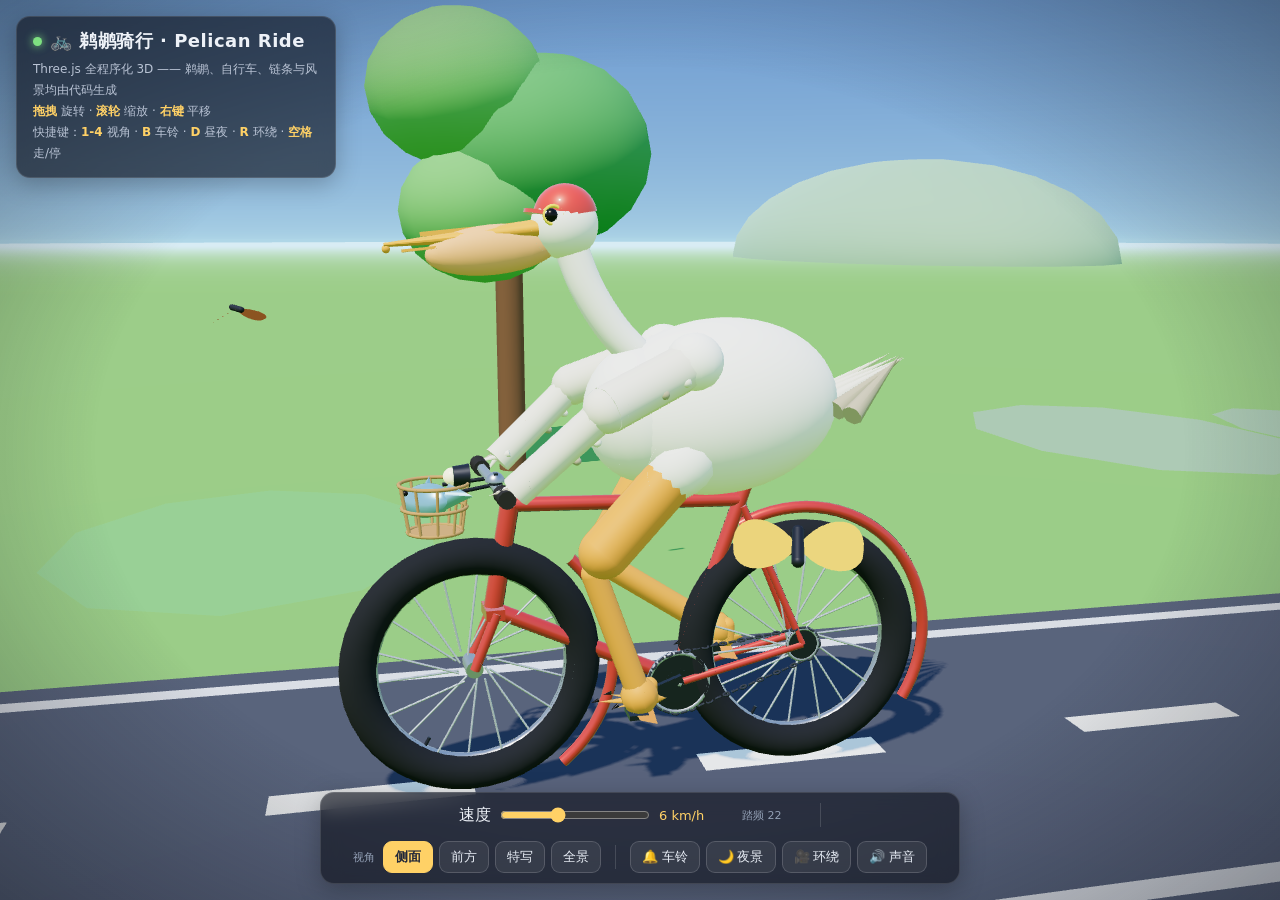
<file: demos/zcode-standard-glm5.html>
<!DOCTYPE html>
<html lang="zh-CN">
<head>
<meta charset="UTF-8">
<meta name="viewport" content="width=device-width, initial-scale=1.0">
<title>鹈鹕骑行 · Pelican Ride — Three.js 程序化 3D</title>
<style>
  * { margin: 0; padding: 0; box-sizing: border-box; }
  html, body { height: 100%; overflow: hidden; background: #0b0e14;
    font-family: "Segoe UI", system-ui, "Microsoft YaHei", "PingFang SC", sans-serif; }
  #c { position: fixed; inset: 0; display: block; }
  .vignette { position: fixed; inset: 0; pointer-events: none; z-index: 2;
    background: radial-gradient(ellipse at center, transparent 60%, rgba(6,9,16,.38) 100%); }
  .panel { position: fixed; z-index: 5; color: #edf1f7;
    background: rgba(13,17,26,.62); backdrop-filter: blur(10px); -webkit-backdrop-filter: blur(10px);
    border: 1px solid rgba(255,255,255,.12); border-radius: 14px;
    box-shadow: 0 6px 24px rgba(0,0,0,.25); }
  #title { top: 16px; left: 16px; padding: 12px 16px 13px; max-width: 320px; }
  #title h1 { font-size: 18px; letter-spacing: .5px; display: flex; align-items: center; gap: 8px; }
  #title h1 .dot { width: 9px; height: 9px; border-radius: 50%; background: #7ee081;
    box-shadow: 0 0 8px #7ee081; animation: pulse 2s infinite; }
  @keyframes pulse { 50% { opacity: .35; } }
  #title p { font-size: 12px; line-height: 1.75; color: #b9c3d4; margin-top: 6px; }
  #title p b { color: #ffd166; font-weight: 600; }
  #bar { bottom: 16px; left: 50%; transform: translateX(-50%);
    display: flex; gap: 14px; align-items: center; flex-wrap: wrap; justify-content: center;
    padding: 10px 16px; max-width: calc(100vw - 24px); }
  .grp { display: flex; gap: 6px; align-items: center; }
  .grp .lbl { font-size: 11px; color: #93a0b5; margin-right: 2px; }
  .btn { border: 1px solid rgba(255,255,255,.16); background: rgba(255,255,255,.07); color: #e8edf5;
    border-radius: 9px; padding: 6px 11px; font-size: 13px; cursor: pointer; user-select: none;
    transition: background .15s, transform .05s; white-space: nowrap; }
  .btn:hover { background: rgba(255,255,255,.16); }
  .btn:active { transform: scale(.96); }
  .btn.on { background: #ffd166; border-color: #ffd166; color: #22283a; font-weight: 600; }
  .speedbox { display: flex; align-items: center; gap: 9px; }
  #speedVal { font-size: 13px; min-width: 74px; color: #ffd166; font-variant-numeric: tabular-nums; }
  #cadVal { font-size: 11px; color: #93a0b5; min-width: 64px; font-variant-numeric: tabular-nums; }
  input[type=range] { width: 150px; accent-color: #ffd166; cursor: pointer; }
  .sep { width: 1px; height: 24px; background: rgba(255,255,255,.14); }
  #loading { position: fixed; inset: 0; z-index: 40; display: grid; place-items: center;
    background: #10141d; color: #dfe6f2; text-align: center; font-size: 16px; line-height: 2; }
  #loading small { color: #8b97ab; font-size: 12px; }
  @media (max-width: 720px) {
    #title { max-width: 240px; padding: 10px 12px; }
    #title p { font-size: 11px; }
    input[type=range] { width: 100px; }
  }
</style>
</head>
<body>
<canvas id="c"></canvas>
<div class="vignette"></div>

<div id="title" class="panel">
  <h1><span class="dot"></span>🚲 鹈鹕骑行 · Pelican Ride</h1>
  <p>Three.js 全程序化 3D —— 鹈鹕、自行车、链条与风景均由代码生成<br>
    <b>拖拽</b> 旋转 · <b>滚轮</b> 缩放 · <b>右键</b> 平移<br>
    快捷键：<b>1-4</b> 视角 · <b>B</b> 车铃 · <b>D</b> 昼夜 · <b>R</b> 环绕 · <b>空格</b> 走/停</p>
</div>

<div id="bar" class="panel">
  <div class="speedbox">
    <span class="lbl">速度</span>
    <input id="speed" type="range" min="0" max="7" step="0.1" value="2.6">
    <span id="speedVal">9 km/h</span><span id="cadVal">踏频 --</span>
  </div>
  <div class="sep"></div>
  <div class="grp">
    <span class="lbl">视角</span>
    <button class="btn cam on" data-cam="0">侧面</button>
    <button class="btn cam" data-cam="1">前方</button>
    <button class="btn cam" data-cam="2">特写</button>
    <button class="btn cam" data-cam="3">全景</button>
  </div>
  <div class="sep"></div>
  <div class="grp">
    <button class="btn" id="bellBtn">🔔 车铃</button>
    <button class="btn" id="nightBtn">🌙 夜景</button>
    <button class="btn" id="orbitBtn">🎥 环绕</button>
    <button class="btn" id="soundBtn">🔊 声音</button>
  </div>
</div>

<div id="loading">🚲 正在装配鹈鹕的自行车 …<br><small>正在从 CDN 加载 Three.js（需要联网）</small></div>

<script>
  window.__booted = false;
  window.addEventListener('error', function (e) {
    if (window.__booted) return;
    var el = document.getElementById('loading');
    if (el) el.innerHTML = '⚠️ 场景加载失败<br><small>' + (e.message || '请检查网络（需联网加载 Three.js）后刷新重试') + '</small>';
  }, true);
  setTimeout(function () {
    if (!window.__booted) {
      var el = document.getElementById('loading');
      if (el) el.innerHTML = '⚠️ 加载超时<br><small>无法从 CDN 获取 Three.js，请检查网络后刷新</small>';
    }
  }, 20000);
</script>

<script type="importmap">
{
  "imports": {
    "three": "../vendor/three-0.170.0.module.js",
    "three/addons/": "../vendor/three-0.170.0-addons/"
  }
}
</script>

<script type="module">
import * as THREE from 'three';
import { OrbitControls } from 'three/addons/controls/OrbitControls.js';

/* ================================================================
   基础：渲染器 / 场景 / 相机 / 控制器
================================================================ */
const canvas = document.getElementById('c');
const renderer = new THREE.WebGLRenderer({ canvas, antialias: true });
renderer.setPixelRatio(Math.min(window.devicePixelRatio, 2));
renderer.setSize(innerWidth, innerHeight);
renderer.shadowMap.enabled = true;
renderer.shadowMap.type = THREE.PCFSoftShadowMap;
renderer.toneMapping = THREE.ACESFilmicToneMapping;
renderer.toneMappingExposure = 1.08;
renderer.outputColorSpace = THREE.SRGBColorSpace;

const scene = new THREE.Scene();
scene.fog = new THREE.Fog(0xd8ecf4, 30, 120);

const camera = new THREE.PerspectiveCamera(42, innerWidth / innerHeight, 0.1, 600);
camera.position.set(3.6, 1.8, 0.8);

const controls = new OrbitControls(camera, canvas);
controls.target.set(0, 1.1, 0);
controls.enableDamping = true;
controls.dampingFactor = 0.08;
controls.minDistance = 1.1;
controls.maxDistance = 26;
controls.maxPolarAngle = 1.54;
controls.autoRotateSpeed = 0.8;

/* ================================================================
   工具函数
================================================================ */
const V3 = (x, y, z) => new THREE.Vector3(x, y, z);
const UP = V3(0, 1, 0);
const clamp = THREE.MathUtils.clamp, lerp = THREE.MathUtils.lerp;

function mesh(geo, mat, cast = true, receive = false) {
  const m = new THREE.Mesh(geo, mat);
  m.castShadow = cast; m.receiveShadow = receive;
  return m;
}
function capsule(r, len, mat) { return mesh(new THREE.CapsuleGeometry(r, Math.max(len, 0.01), 6, 14), mat); }
function sphere(r, mat, w = 18, h = 14) { return mesh(new THREE.SphereGeometry(r, w, h), mat); }
// 两点之间连一根圆管（车架、辐条、支撑等）
function tube(a, b, r, mat, parent) {
  const dir = V3().subVectors(b, a), len = dir.length();
  const m = mesh(new THREE.CylinderGeometry(r, r, len, 10), mat);
  m.position.copy(a).addScaledVector(dir, 0.5);
  m.quaternion.setFromUnitVectors(UP, dir.normalize());
  (parent || scene).add(m);
  return m;
}

/* ================================================================
   天空（着色器渐变 + 太阳光晕）、太阳、PMREM 环境反射
================================================================ */
const skyU = {
  uZenith:  { value: new THREE.Color(0x4a90d9) },
  uHorizon: { value: new THREE.Color(0xd8ecf4) },
  uSunDir:  { value: V3(0.35, 0.72, 0.30).normalize() },
  uSunCol:  { value: new THREE.Color(0xfff1c4) },
};
const skyMat = new THREE.ShaderMaterial({
  uniforms: skyU, side: THREE.BackSide, depthWrite: false, fog: false,
  vertexShader: `varying vec3 vP; void main(){ vP = position;
    gl_Position = projectionMatrix * modelViewMatrix * vec4(position,1.0); }`,
  fragmentShader: `varying vec3 vP;
    uniform vec3 uZenith,uHorizon,uSunDir,uSunCol;
    void main(){
      vec3 d = normalize(vP);
      vec3 col = mix(uHorizon, uZenith, pow(clamp(d.y,0.0,1.0), 0.55));
      float s = max(dot(d, normalize(uSunDir)), 0.0);
      col += uSunCol * (pow(s,180.0)*1.15 + pow(s,16.0)*0.20);
      gl_FragColor = vec4(col, 1.0);
    }`
});
scene.add(new THREE.Mesh(new THREE.SphereGeometry(190, 32, 20), skyMat));

const sunSphere = mesh(new THREE.SphereGeometry(6, 24, 16),
  new THREE.MeshBasicMaterial({ color: 0xfff6d8, fog: false, toneMapped: false }), false);
scene.add(sunSphere);

// 用天空+草地烘焙一张环境贴图，让车架金属有真实反射
{
  const pm = new THREE.PMREMGenerator(renderer);
  const es = new THREE.Scene();
  es.add(new THREE.Mesh(new THREE.SphereGeometry(50, 16, 12), skyMat));
  const g = new THREE.Mesh(new THREE.PlaneGeometry(90, 90), new THREE.MeshBasicMaterial({ color: 0x77aa55 }));
  g.rotation.x = -Math.PI / 2; g.position.y = -2; es.add(g);
  scene.environment = pm.fromScene(es, 0.04).texture;
  pm.dispose();
}

/* ================================================================
   灯光
================================================================ */
const hemi = new THREE.HemisphereLight(0xb9d9ff, 0x8a9a6a, 0.6);
scene.add(hemi);
const sun = new THREE.DirectionalLight(0xfff1dc, 3.0);
sun.position.set(13, 27, 11);
sun.castShadow = true;
sun.shadow.mapSize.set(2048, 2048);
sun.shadow.camera.left = -6.5; sun.shadow.camera.right = 6.5;
sun.shadow.camera.top = 7.5; sun.shadow.camera.bottom = -3.5;
sun.shadow.camera.near = 14; sun.shadow.camera.far = 60;
sun.shadow.bias = -0.0003; sun.shadow.normalBias = 0.02;
scene.add(sun, sun.target);

/* ================================================================
   材质库
================================================================ */
const MAT = {
  frame:    new THREE.MeshPhysicalMaterial({ color: 0xcf3a2f, roughness: .35, metalness: .25, clearcoat: 1, clearcoatRoughness: .15 }),
  metal:    new THREE.MeshStandardMaterial({ color: 0xb8bcc4, roughness: .28, metalness: .9 }),
  darkMetal:new THREE.MeshStandardMaterial({ color: 0x42464e, roughness: .42, metalness: .82 }),
  spoke:    new THREE.MeshStandardMaterial({ color: 0xd7dade, roughness: .3, metalness: .9, transparent: true }),
  tire:     new THREE.MeshStandardMaterial({ color: 0x25272a, roughness: .95 }),
  saddle:   new THREE.MeshStandardMaterial({ color: 0x8a5a33, roughness: .5 }),
  grip:     new THREE.MeshStandardMaterial({ color: 0x2e2a26, roughness: .7 }),
  chain:    new THREE.MeshStandardMaterial({ color: 0x5a5e66, roughness: .45, metalness: .85 }),
  feather:  new THREE.MeshStandardMaterial({ color: 0xf6f1e3, roughness: .9 }),
  featherW: new THREE.MeshStandardMaterial({ color: 0xe9e1cc, roughness: .9 }),
  featherD: new THREE.MeshStandardMaterial({ color: 0xb4a88a, roughness: .9 }),
  beak:     new THREE.MeshStandardMaterial({ color: 0xf0a13a, roughness: .5 }),
  pouch:    new THREE.MeshStandardMaterial({ color: 0xf2ac72, roughness: .65 }),
  leg:      new THREE.MeshStandardMaterial({ color: 0xe8963d, roughness: .55 }),
  web:      new THREE.MeshStandardMaterial({ color: 0xd9822f, roughness: .6, side: THREE.DoubleSide }),
  eye:      new THREE.MeshStandardMaterial({ color: 0x16130f, roughness: .15, metalness: .1 }),
  capRed:   new THREE.MeshPhysicalMaterial({ color: 0xd8402f, roughness: .4, clearcoat: .8 }),
  trunk:    new THREE.MeshStandardMaterial({ color: 0x795438, roughness: .95 }),
  leaf1:    new THREE.MeshStandardMaterial({ color: 0x4f9e55, roughness: .95 }),
  leaf2:    new THREE.MeshStandardMaterial({ color: 0x66b25e, roughness: .95 }),
  ground:   new THREE.MeshStandardMaterial({ color: 0x6cae52, roughness: 1 }),
  road:     new THREE.MeshStandardMaterial({ color: 0x4b4e57, roughness: .95 }),
  roadEdge: new THREE.MeshStandardMaterial({ color: 0xcfd2d8, roughness: .9 }),
  dash:     new THREE.MeshStandardMaterial({ color: 0xf2f0e6, roughness: .85 }),
  hill:     new THREE.MeshStandardMaterial({ color: 0x86a97f, roughness: 1 }),
  cloud:    new THREE.MeshStandardMaterial({ color: 0xffffff, roughness: 1, emissive: 0xffffff, emissiveIntensity: .45 }),
  basket:   new THREE.MeshStandardMaterial({ color: 0xb98a55, roughness: .85 }),
  fish:     new THREE.MeshPhysicalMaterial({ color: 0x8fc7dd, roughness: .28, metalness: .55, clearcoat: .6 }),
  lens:     new THREE.MeshStandardMaterial({ color: 0xfff3c0, emissive: 0xffe9a8, emissiveIntensity: .25, roughness: .2 }),
};

/* ================================================================
   环境：地面 / 道路 / 树 / 山丘 / 云 / 星空 / 萤火虫 / 速度流光
   （自行车原地骑行，世界向后滚动）
================================================================ */
const scrollers = []; // { obj, factor, range, onRecycle }
function addScroller(obj, factor, range, onRecycle) { scrollers.push({ obj, factor, range, onRecycle }); }

const ground = mesh(new THREE.CircleGeometry(150, 48), MAT.ground, false, true);
ground.rotation.x = -Math.PI / 2; scene.add(ground);

// 沥青路 + 路缘白线
const road = mesh(new THREE.PlaneGeometry(2.4, 170), MAT.road, false, true);
road.rotation.x = -Math.PI / 2; road.position.y = 0.002; scene.add(road);
[-1.02, 1.02].forEach(x => {
  const e = mesh(new THREE.PlaneGeometry(0.09, 170), MAT.roadEdge, false, true);
  e.rotation.x = -Math.PI / 2; e.position.set(x, 0.004, 0); scene.add(e);
});
// 中央虚线（滚动）
for (let i = 0; i < 26; i++) {
  const d = mesh(new THREE.PlaneGeometry(0.13, 0.65), MAT.dash, false, true);
  d.rotation.x = -Math.PI / 2;
  d.position.set(0, 0.006, -18 + i * 1.42);
  scene.add(d); addScroller(d, 1, 18.5);
}
// 草地色块与碎石（滚动，制造速度感）
for (let i = 0; i < 26; i++) {
  const dark = Math.random() < 0.5;
  const p = mesh(new THREE.CircleGeometry(0.5 + Math.random() * 1.4, 10),
    dark ? MAT.hill : MAT.leaf2, false, true);
  p.rotation.x = -Math.PI / 2;
  p.scale.y = 0.4 + Math.random() * 0.5;
  p.position.set((Math.random() < .5 ? -1 : 1) * (1.7 + Math.random() * 6), 0.003, -40 + Math.random() * 80);
  scene.add(p); addScroller(p, 1, 40);
}

// 树（两种造型，滚动 + 循环重置）
const treeGeoCache = [];
function makeTree(type) {
  const g = new THREE.Group();
  const h = 0.9 + Math.random() * 0.7;
  tube(V3(0, 0, 0), V3(0, h, 0), 0.06 + Math.random() * 0.04, MAT.trunk, g).position.x = 0;
  if (type === 0) { // 松树
    for (let i = 0; i < 3; i++) {
      const c = mesh(new THREE.ConeGeometry(0.55 - i * 0.13, 0.7, 9), i % 2 ? MAT.leaf2 : MAT.leaf1);
      c.position.y = h + i * 0.42; g.add(c);
    }
  } else { // 阔叶树
    for (let i = 0; i < 3; i++) {
      const s = sphere(0.42 + Math.random() * 0.3, i % 2 ? MAT.leaf1 : MAT.leaf2, 12, 10);
      s.position.set((Math.random() - .5) * 0.5, h + 0.25 + i * 0.3, (Math.random() - .5) * 0.5);
      s.scale.y = 0.85; g.add(s);
    }
  }
  return g;
}
for (let i = 0; i < 16; i++) {
  const t = makeTree(i % 3 === 0 ? 0 : 1);
  const side = i % 2 === 0 ? -1 : 1;
  t.position.set(side * (2.6 + Math.random() * 6.5), 0, -60 + i * 7.6 + Math.random() * 3);
  const sc = 0.8 + Math.random() * 0.6; t.scale.setScalar(sc);
  scene.add(t);
  addScroller(t, 1, 62, () => {
    t.position.x = side * (2.6 + Math.random() * 6.5);
    t.scale.setScalar(0.8 + Math.random() * 0.6);
  });
}
// 远处山丘（慢速视差）
for (let i = 0; i < 8; i++) {
  const h = mesh(new THREE.SphereGeometry(9 + Math.random() * 9, 20, 14), MAT.hill, false);
  h.scale.set(1 + Math.random(), 0.42 + Math.random() * 0.2, 1);
  h.position.set((i % 2 ? -1 : 1) * (26 + Math.random() * 42), 0, -120 + i * 30);
  scene.add(h); addScroller(h, 0.15, 124);
}
// 云
const cloudMat = MAT.cloud;
for (let i = 0; i < 10; i++) {
  const g = new THREE.Group();
  const n = 3 + Math.floor(Math.random() * 3);
  for (let j = 0; j < n; j++) {
    const s = mesh(new THREE.SphereGeometry(1.15 + Math.random() * 1.5, 14, 10), cloudMat, false);
    s.position.set(j * 1.35 - n * 0.6, Math.random() * 0.5, (Math.random() - .5) * 1.2);
    s.scale.y = 0.55; g.add(s);
  }
  g.position.set((Math.random() - .5) * 56, 7.5 + Math.random() * 6, -70 + i * 14);
  scene.add(g); addScroller(g, 0.12, 78);
}
// 星空（夜晚显现）
const stars = (() => {
  const N = 420, pos = new Float32Array(N * 3);
  for (let i = 0; i < N; i++) {
    const th = Math.random() * Math.PI * 2, ph = Math.acos(Math.random() * 0.85);
    const r = 175;
    pos[i * 3] = r * Math.sin(ph) * Math.cos(th);
    pos[i * 3 + 1] = r * Math.cos(ph) + 5;
    pos[i * 3 + 2] = r * Math.sin(ph) * Math.sin(th);
  }
  const g = new THREE.BufferGeometry();
  g.setAttribute('position', new THREE.BufferAttribute(pos, 3));
  const m = new THREE.Points(g, new THREE.PointsMaterial({
    color: 0xdfe8ff, size: 1.6, sizeAttenuation: false, transparent: true, opacity: 0, depthWrite: false, fog: false }));
  scene.add(m); return m;
})();
// 萤火虫（夜晚显现）
const fireflies = [];
for (let i = 0; i < 14; i++) {
  const f = mesh(new THREE.SphereGeometry(0.022, 8, 6),
    new THREE.MeshBasicMaterial({ color: 0xffe98a, transparent: true, opacity: 0, blending: THREE.AdditiveBlending, depthWrite: false }), false);
  f.userData = { base: V3((Math.random() - .5) * 6, 0.5 + Math.random() * 1.3, (Math.random() - .5) * 9),
    a: Math.random() * 9, b: Math.random() * 9, c: Math.random() * 9 };
  scene.add(f); fireflies.push(f);
}
// 高速流光
const streaks = [];
for (let i = 0; i < 18; i++) {
  const s = mesh(new THREE.BoxGeometry(0.012, 0.012, 0.45 + Math.random() * 0.5),
    new THREE.MeshBasicMaterial({ color: 0xffffff, transparent: true, opacity: 0, blending: THREE.AdditiveBlending, depthWrite: false }), false);
  s.visible = false; scene.add(s);
  streaks.push({ m: s, x: 0, y: 0 });
}
function respawnStreak(s) {
  const side = Math.random() < .5 ? -1 : 1;
  s.x = side * (0.55 + Math.random() * 1.4);
  s.y = 0.3 + Math.random() * 1.9;
  s.m.position.set(s.x, s.y, 3 + Math.random() * 3);
}
streaks.forEach(respawnStreak);

// 蝴蝶（围绕鹈鹕飞舞）
const butterflies = [];
{
  const cols = [0xf2b330, 0xe86a5a, 0xb06ae0];
  const wingShape = new THREE.Shape();
  wingShape.moveTo(0, 0);
  wingShape.bezierCurveTo(0.05, 0.07, 0.13, 0.06, 0.12, -0.01);
  wingShape.bezierCurveTo(0.12, -0.06, 0.04, -0.06, 0, 0);
  const wingGeo = new THREE.ShapeGeometry(wingShape);
  for (let i = 0; i < 3; i++) {
    const g = new THREE.Group();
    const body = capsule(0.012, 0.07, MAT.darkMetal); body.rotation.x = Math.PI / 2; g.add(body);
    const wmat = new THREE.MeshStandardMaterial({ color: cols[i], roughness: .7, side: THREE.DoubleSide });
    const mkWing = (sgn) => {
      const pivot = new THREE.Group();
      const w = mesh(wingGeo, wmat, false); w.scale.x = sgn; pivot.add(w);
      pivot.rotation.x = -1.15; g.add(pivot); return pivot;
    };
    g.userData = { wl: mkWing(1), wr: mkWing(-1), ph: i * 2.3, ph2: i * 1.7, prev: V3() };
    g.position.set(1.2, 1.6, 0.5);
    scene.add(g); butterflies.push(g);
  }
}

/* ================================================================
   自行车
   坐标系：+Z 为前进方向，+X 为驱动侧（链条侧），Y 向上
================================================================ */
const WHEEL_R = 0.42;
const BB = V3(0, 0.32, -0.12);            // 五通（曲柄中心）
const SEAT_CL = V3(0, 0.92, -0.34);       // 座管顶
const HEAD_B = V3(0, 0.60, 0.48);         // 头管下端（前叉转轴）
const HEAD_T = V3(0, 0.94, 0.42);
const REAR_HUB = V3(0, 0.42, -0.55);
const FRONT_HUB = V3(0, 0.42, 0.55);
const CRANK_L = 0.17, CHAINRING_R = 0.105, COG_R = 0.058;
const GEAR = CHAINRING_R / COG_R;         // 轮/曲柄 传动比 ≈ 1.81

const bikeGroup = new THREE.Group(); scene.add(bikeGroup);

// —— 车架
{
  const f = new THREE.Group(); bikeGroup.add(f);
  tube(BB, HEAD_B, 0.026, MAT.frame, f);                    // 下管
  tube(SEAT_CL, HEAD_T, 0.024, MAT.frame, f);               // 上管
  tube(BB, V3(0, 0.97, -0.36), 0.024, MAT.frame, f);        // 座管
  tube(HEAD_B, HEAD_T, 0.031, MAT.frame, f);                // 头管
  [-1, 1].forEach(s => {
    tube(V3(s * 0.052, 0.42, -0.55), V3(s * 0.052, 0.32, -0.12), 0.013, MAT.frame, f);   // 后下叉
    tube(V3(s * 0.052, 0.42, -0.55), V3(s * 0.021, 0.90, -0.345), 0.012, MAT.frame, f); // 后上叉
  });
  const bbShell = mesh(new THREE.CylinderGeometry(0.045, 0.045, 0.1, 16), MAT.darkMetal);
  bbShell.rotation.z = Math.PI / 2; bbShell.position.copy(BB); f.add(bbShell);
  // 立管 + 车座
  tube(V3(0, 0.90, -0.35), V3(0, 1.00, -0.365), 0.014, MAT.metal, f);
  const saddle = capsule(0.055, 0.17, MAT.saddle);
  saddle.rotation.x = Math.PI / 2; saddle.scale.set(1.15, 1, 0.5);
  saddle.position.set(0, 1.015, -0.35); f.add(saddle);
  const nose = mesh(new THREE.ConeGeometry(0.03, 0.12, 10), MAT.saddle);
  nose.rotation.x = Math.PI / 2 + 0.08; nose.position.set(0, 1.0, -0.21); f.add(nose);
  // 挡泥板
  const fg = new THREE.TorusGeometry(0.462, 0.02, 10, 30, 1.7); fg.rotateZ(-0.9);
  const ff = mesh(fg, MAT.frame); ff.rotation.y = Math.PI / 2;
  ff.position.copy(FRONT_HUB); f.add(ff);
  const rg = new THREE.TorusGeometry(0.462, 0.02, 10, 30, 2.6); rg.rotateZ(-0.55);
  const rf = mesh(rg, MAT.frame); rf.rotation.y = Math.PI / 2;
  rf.position.copy(REAR_HUB); f.add(rf);
  // 尾灯
  const tl = mesh(new THREE.BoxGeometry(0.05, 0.03, 0.015),
    new THREE.MeshStandardMaterial({ color: 0xd0202a, emissive: 0x991111, emissiveIntensity: .6 }), false);
  tl.position.set(0, 0.78, -0.62); f.add(tl);
  tube(V3(0, 0.72, -0.58), V3(0, 0.80, -0.615), 0.008, MAT.darkMetal, f);
}

// —— 车轮（轮胎/轮圈/辐条/花鼓/高速模糊盘）
const blurDiscs = [];
function makeWheel() {
  const w = new THREE.Group();
  const tire = mesh(new THREE.TorusGeometry(0.36, 0.058, 18, 44), MAT.tire);
  tire.rotation.y = Math.PI / 2; w.add(tire);
  const rim = mesh(new THREE.TorusGeometry(0.318, 0.02, 10, 36), MAT.metal);
  rim.rotation.y = Math.PI / 2; w.add(rim);
  const hub = mesh(new THREE.CylinderGeometry(0.028, 0.028, 0.1, 12), MAT.metal);
  hub.rotation.z = Math.PI / 2; w.add(hub);
  for (let i = 0; i < 18; i++) {
    const a = i / 18 * Math.PI * 2, xh = (i % 2 ? 0.033 : -0.033);
    const p1 = V3(xh, 0.05 * Math.cos(a + 0.45), 0.05 * Math.sin(a + 0.45));
    const p2 = V3(xh * 0.4, 0.302 * Math.cos(a), 0.302 * Math.sin(a));
    const sp = tube(p1, p2, 0.0036, MAT.spoke, w); sp.castShadow = false;
  }
  const valve = mesh(new THREE.CylinderGeometry(0.006, 0.006, 0.05, 6), MAT.darkMetal, false);
  valve.position.set(0, 0.29, 0.06); valve.rotation.x = 0.25; w.add(valve);
  const blur = mesh(new THREE.CircleGeometry(0.35, 30),
    new THREE.MeshBasicMaterial({ color: 0x35383d, transparent: true, opacity: 0, depthWrite: false }), false);
  blur.rotation.y = Math.PI / 2; w.add(blur); blurDiscs.push(blur);
  return w;
}
const rearWheel = makeWheel(); rearWheel.position.copy(REAR_HUB); bikeGroup.add(rearWheel);
// 飞轮（随后轮转）
{
  const cog = mesh(new THREE.CylinderGeometry(COG_R, COG_R, 0.012, 24), MAT.darkMetal);
  cog.rotation.z = Math.PI / 2; cog.position.x = 0.052; rearWheel.add(cog);
  const ct = mesh(new THREE.TorusGeometry(COG_R - 0.004, 0.007, 6, 26), MAT.metal, false);
  ct.rotation.y = Math.PI / 2; ct.position.x = 0.052; rearWheel.add(ct);
}

// —— 前叉转向组（含前轮、车把、车灯、车筐）
const forkGroup = new THREE.Group(); forkGroup.position.copy(HEAD_B); bikeGroup.add(forkGroup);
{
  const R = (p) => V3(p.x, p.y - HEAD_B.y, p.z - HEAD_B.z); // 转为前叉局部坐标
  [-1, 1].forEach(s => tube(V3(s * 0.047, 0, -0.005), V3(s * 0.048, -0.18, 0.07), 0.017, MAT.frame, forkGroup));
  const crown = mesh(new THREE.BoxGeometry(0.115, 0.035, 0.06), MAT.frame);
  crown.position.set(0, -0.005, 0); forkGroup.add(crown);
  tube(V3(0, 0, 0), V3(0, 0.35, -0.06), 0.018, MAT.metal, forkGroup);          // 转向管
  tube(V3(0, 0.34, -0.055), V3(0, 0.42, -0.005), 0.016, MAT.metal, forkGroup); // 把立
  const bar = mesh(new THREE.CylinderGeometry(0.016, 0.016, 0.56, 12), MAT.metal);
  bar.rotation.z = Math.PI / 2; bar.position.set(0, 0.42, -0.005); forkGroup.add(bar);
  [-1, 1].forEach(s => {
    const gr = mesh(new THREE.CylinderGeometry(0.027, 0.027, 0.1, 12), MAT.grip);
    gr.rotation.z = Math.PI / 2; gr.position.set(s * 0.255, 0.42, -0.005); forkGroup.add(gr);
  });
}
const frontWheel = makeWheel();
frontWheel.position.copy(V3(0, FRONT_HUB.y - HEAD_B.y, FRONT_HUB.z - HEAD_B.z));
forkGroup.add(frontWheel);

// 车铃
const bellGrp = new THREE.Group(); bellGrp.position.set(0.14, 0.445, 0.005); forkGroup.add(bellGrp);
{
  const dome = mesh(new THREE.SphereGeometry(0.03, 16, 10, 0, Math.PI * 2, 0, Math.PI / 2), MAT.metal);
  bellGrp.add(dome);
  const base = mesh(new THREE.CylinderGeometry(0.018, 0.018, 0.012, 10), MAT.darkMetal, false);
  base.position.y = -0.004; bellGrp.add(base);
  const lever = mesh(new THREE.BoxGeometry(0.03, 0.006, 0.012), MAT.darkMetal, false);
  lever.position.set(0.01, 0.026, 0); bellGrp.add(lever);
}
// 车头灯（夜晚点亮）
const lensMat = MAT.lens;
const headSpot = new THREE.SpotLight(0xffe9b8, 0, 14, 0.55, 0.55, 1.6);
{
  const lampG = new THREE.Group(); lampG.position.set(0, 0.44, 0.09); forkGroup.add(lampG);
  const house = mesh(new THREE.CylinderGeometry(0.032, 0.038, 0.05, 14), MAT.darkMetal);
  house.rotation.x = Math.PI / 2; lampG.add(house);
  const lens = mesh(new THREE.SphereGeometry(0.028, 14, 10), lensMat, false);
  lens.position.z = 0.028; lampG.add(lens);
  headSpot.position.set(0, 0.44, 0.13); forkGroup.add(headSpot);
  headSpot.target.position.set(0, -0.35, 6); forkGroup.add(headSpot.target);
}
// 前车筐 + 鱼
{
  const b = new THREE.Group(); b.position.set(0, 0.27, 0.175); forkGroup.add(b);
  const rings = [[0.085, 0], [0.1, 0.075], [0.107, 0.15]];
  rings.forEach(([r, y]) => {
    const t = mesh(new THREE.TorusGeometry(r, 0.006, 8, 22), MAT.basket);
    t.rotation.x = Math.PI / 2; t.position.y = y; b.add(t);
  });
  for (let i = 0; i < 10; i++) {
    const a = i / 10 * Math.PI * 2;
    tube(V3(0.085 * Math.cos(a), 0, 0.085 * Math.sin(a)),
         V3(0.107 * Math.cos(a), 0.15, 0.107 * Math.sin(a)), 0.0045, MAT.basket, b);
  }
  const bottom = mesh(new THREE.CircleGeometry(0.086, 18), MAT.basket);
  bottom.rotation.x = -Math.PI / 2; b.add(bottom);
  tube(V3(0.05, 0.42, -0.03), V3(0.075, 0.4, 0.14), 0.006, MAT.darkMetal, forkGroup);
  tube(V3(-0.05, 0.42, -0.03), V3(-0.075, 0.4, 0.14), 0.006, MAT.darkMetal, forkGroup);
}
const fishGrp = new THREE.Group(); forkGroup.add(fishGrp);
{
  fishGrp.position.set(0.03, 0.375, 0.2); fishGrp.rotation.set(0.15, -0.5, 0.62);
  const body = sphere(0.055, MAT.fish, 14, 12); body.scale.set(0.72, 1, 1.6); fishGrp.add(body);
  const tail = mesh(new THREE.ConeGeometry(0.045, 0.1, 4), MAT.fish);
  tail.rotation.x = -Math.PI / 2; tail.scale.x = 0.4; tail.position.set(0, 0.01, -0.12); fishGrp.add(tail);
  const fin = mesh(new THREE.ConeGeometry(0.03, 0.06, 4), MAT.fish);
  fin.scale.x = 0.35; fin.position.set(0, 0.05, 0.01); fishGrp.add(fin);
  [-1, 1].forEach(s => {
    const eye = sphere(0.009, MAT.eye, 8, 6); eye.castShadow = false;
    eye.position.set(s * 0.035, 0.012, 0.06); fishGrp.add(eye);
  });
}

// —— 曲柄 / 脚踏 / 牙盘
const crankGroup = new THREE.Group(); crankGroup.position.copy(BB); bikeGroup.add(crankGroup);
{
  const ring = mesh(new THREE.CylinderGeometry(CHAINRING_R, CHAINRING_R, 0.008, 30), MAT.darkMetal);
  ring.rotation.z = Math.PI / 2; ring.position.x = 0.048; crankGroup.add(ring);
  const teeth = mesh(new THREE.TorusGeometry(CHAINRING_R - 0.004, 0.009, 6, 34), MAT.metal);
  teeth.rotation.y = Math.PI / 2; teeth.position.x = 0.048; crankGroup.add(teeth);
  const bolt = sphere(0.018, MAT.metal, 10, 8); bolt.position.x = 0.055; crankGroup.add(bolt);
  const armGeo = new THREE.BoxGeometry(0.026, 0.2, 0.055);
  const armR = mesh(armGeo, MAT.darkMetal); armR.position.set(0.058, 0.085, 0); crankGroup.add(armR);
  const armL = mesh(armGeo, MAT.darkMetal); armL.position.set(-0.058, -0.085, 0); crankGroup.add(armL);
}
const pedalGroups = [];
[[0.10, 0.17], [-0.10, -0.17]].forEach(([px, py]) => {
  const pg = new THREE.Group(); pg.position.set(px, py, 0); crankGroup.add(pg);
  const axle = mesh(new THREE.CylinderGeometry(0.008, 0.008, 0.05, 8), MAT.metal);
  axle.rotation.z = Math.PI / 2; axle.position.x = Math.sign(px) * 0.02; pg.add(axle);
  const body = mesh(new THREE.BoxGeometry(0.085, 0.016, 0.062), MAT.darkMetal);
  body.position.x = Math.sign(px) * 0.035; pg.add(body);
  const ref = mesh(new THREE.BoxGeometry(0.03, 0.018, 0.03),
    new THREE.MeshStandardMaterial({ color: 0xffaa33, emissive: 0xcc6600, emissiveIntensity: .4 }), false);
  ref.position.set(Math.sign(px) * 0.035, 0.001, 0); pg.add(ref);
  pedalGroups.push(pg);
});

// —— 链条（沿牙盘-飞轮外切轨迹循环运动）
const CHAIN_X = 0.055;
const chainPts = [], chainTans = [], chainCum = [0];
let chainTotal = 0;
{
  const c1y = BB.y, c1z = BB.z, c2y = REAR_HUB.y, c2z = REAR_HUB.z;
  const dy = c2y - c1y, dz = c2z - c1z, dl = Math.hypot(dy, dz);
  const nty = -dz / dl, ntz = dy / dl;              // 上切线法向
  const thTop = Math.atan2(ntz, nty), thBot = thTop + Math.PI;
  const raw = [];
  for (let i = 0; i <= 26; i++) { const th = thTop + (thBot - thTop) * i / 26;
    raw.push([c1y + CHAINRING_R * Math.cos(th), c1z + CHAINRING_R * Math.sin(th)]); }
  for (let i = 1; i <= 16; i++) { const th = thBot + (thTop + Math.PI * 2 - thBot) * i / 16;
    raw.push([c2y + COG_R * Math.cos(th), c2z + COG_R * Math.sin(th)]); }
  raw.push(raw[0]);
  for (let i = 0; i < raw.length; i++) {
    chainPts.push(V3(CHAIN_X, raw[i][0], raw[i][1]));
    if (i > 0) chainCum.push(chainCum[i - 1] +
      Math.hypot(raw[i][0] - raw[i - 1][0], raw[i][1] - raw[i - 1][1]));
  }
  chainTotal = chainCum[chainCum.length - 1];
  for (let i = 0; i < chainPts.length; i++) {
    const a = chainPts[(i - 1 + chainPts.length) % chainPts.length];
    const b = chainPts[(i + 1) % chainPts.length];
    chainTans.push(V3().subVectors(b, a).normalize());
  }
}
const chainLinks = [];
{
  const linkTorus = new THREE.TorusGeometry(0.011, 0.0035, 6, 12);
  const linkCyl = new THREE.CylinderGeometry(0.0042, 0.0042, 0.024, 6);
  const SPACING = 0.031, N = Math.floor(chainTotal / SPACING);
  for (let i = 0; i < N; i++) {
    const m = (i % 2 === 0)
      ? mesh(linkCyl, MAT.chain, false)
      : mesh(linkTorus, MAT.chain, false);
    bikeGroup.add(m); chainLinks.push({ m, s: i * SPACING });
  }
}
const _cp = V3(), _ct = V3();
function chainAt(s) {
  s = ((s % chainTotal) + chainTotal) % chainTotal;
  let lo = 0, hi = chainCum.length - 1;
  while (lo < hi - 1) { const mid = (lo + hi) >> 1; (chainCum[mid] <= s) ? lo = mid : hi = mid; }
  const k = (s - chainCum[lo]) / Math.max(1e-6, chainCum[lo + 1] - chainCum[lo]);
  _cp.lerpVectors(chainPts[lo], chainPts[lo + 1], k);
  _ct.lerpVectors(chainTans[lo], chainTans[lo + 1], k).normalize();
}

/* ================================================================
   鹈鹕（身体 / 颈 / 头 / 大嘴 / 翅膀手 / IK 双腿）
================================================================ */
const pelicanBody = new THREE.Group();
pelicanBody.position.set(0, 1.24, -0.26);
pelicanBody.rotation.x = 0.10; // 前倾握把
bikeGroup.add(pelicanBody);

  let tailGrp;
  {
    const body = sphere(1, MAT.feather, 30, 24); body.castShadow = true;
    body.scale.set(0.265, 0.285, 0.40); pelicanBody.add(body);
    const chest = sphere(1, MAT.feather, 22, 18);
    chest.scale.set(0.20, 0.22, 0.19); chest.position.set(0, 0.01, 0.25); pelicanBody.add(chest);
    // 尾羽
    tailGrp = new THREE.Group(); tailGrp.position.set(0, -0.02, -0.36); pelicanBody.add(tailGrp);
    for (let i = 0; i < 6; i++) {
      const tf = mesh(new THREE.ConeGeometry(0.034, 0.34, 8), i > 3 ? MAT.featherD : MAT.featherW);
      tf.rotation.x = -1.2;
      tf.rotation.z = (i - 2.5) * 0.22; tf.rotation.y = (i - 2.5) * 0.12;
      tf.position.set((i - 2.5) * 0.05, 0.04, -0.14); tailGrp.add(tf);
    }
  }

// 颈（S 形管）+ 头
const neckCurve = new THREE.CatmullRomCurve3([
  V3(0, 0.14, 0.20), V3(0, 0.28, 0.31), V3(0, 0.42, 0.38), V3(0, 0.56, 0.42)]);
pelicanBody.add(mesh(new THREE.TubeGeometry(neckCurve, 24, 0.054, 12), MAT.feather));
{
  const base = sphere(0.075, MAT.feather, 14, 12); base.position.set(0, 0.14, 0.20); pelicanBody.add(base);
}
const headGrp = new THREE.Group(); headGrp.position.set(0, 0.62, 0.43); pelicanBody.add(headGrp);
const eyes = [];
{
  headGrp.add(sphere(0.105, MAT.feather, 24, 18));
  // 小红帽（骑行帽，帽檐朝前）
  const cap = mesh(new THREE.SphereGeometry(0.1, 20, 12, 0, Math.PI * 2, 0, Math.PI / 2), MAT.capRed);
  cap.position.set(0, 0.025, -0.006); cap.rotation.x = 0.06; headGrp.add(cap);
  const brim = mesh(new THREE.CylinderGeometry(0.088, 0.088, 0.012, 18), MAT.capRed);
  brim.position.set(0, 0.03, 0.036); brim.rotation.x = -0.3; headGrp.add(brim);
  const logo = sphere(0.014, MAT.feather, 8, 6); logo.castShadow = false;
  logo.position.set(0.055, 0.05, -0.02); headGrp.add(logo);
  // 眼睛 + 眼圈
  [-1, 1].forEach(s => {
    const ring = mesh(new THREE.TorusGeometry(0.027, 0.006, 8, 18),
      new THREE.MeshStandardMaterial({ color: 0xf4d03f, roughness: .6 }), false);
    ring.rotation.y = s * Math.PI / 2; ring.position.set(s * 0.086, 0.03, 0.045); headGrp.add(ring);
    const eye = sphere(0.021, MAT.eye, 12, 10); eye.castShadow = false;
    eye.position.set(s * 0.084, 0.03, 0.052); headGrp.add(eye); eyes.push(eye);
    const glint = sphere(0.006, new THREE.MeshBasicMaterial({ color: 0xffffff }), 6, 5);
    glint.castShadow = false; glint.position.set(s * 0.09, 0.038, 0.066); headGrp.add(glint);
  });
}

// 大嘴：上喙（可张合）+ 下颌 + 喉囊
const beakUpper = new THREE.Group(); beakUpper.position.set(0, -0.005, 0.09); headGrp.add(beakUpper);
{
  const bg = new THREE.CylinderGeometry(0.012, 0.062, 0.46, 12);
  bg.scale(1, 1, 0.5);
  const bk = mesh(bg, MAT.beak); bk.rotation.x = Math.PI / 2; bk.position.z = 0.23; beakUpper.add(bk);
  const hook = sphere(0.013, MAT.beak, 10, 8); hook.position.set(0, -0.012, 0.455); beakUpper.add(hook);
  const ridge = mesh(new THREE.BoxGeometry(0.012, 0.014, 0.3), MAT.beak, false);
  ridge.position.set(0, 0.02, 0.2); beakUpper.add(ridge);
}
const lowerJaw = mesh(new THREE.BoxGeometry(0.052, 0.008, 0.42), MAT.beak);
lowerJaw.position.set(0, -0.028, 0.29); headGrp.add(lowerJaw);
const pouch = sphere(0.1, MAT.pouch, 20, 16);
pouch.scale.set(0.62, 0.8, 2.05); pouch.position.set(0, -0.052, 0.23); headGrp.add(pouch);

// 翅膀「手臂」：肩→肘→腕（握把），腕端羽指
const wingL = new THREE.Group(), wingR = new THREE.Group();
function buildWing(side, grp) {
  const S = V3(side * 0.20, 1.40, -0.08), E = V3(side * 0.315, 1.27, 0.21), W = V3(side * 0.265, 1.02, 0.465);
  tube(S, E, 0.072, MAT.featherW, grp);
  tube(E, W, 0.05, MAT.featherW, grp);
  const sh = sphere(0.09, MAT.feather, 14, 12); sh.position.copy(S); grp.add(sh);
  const el = sphere(0.07, MAT.featherW, 12, 10); el.position.copy(E); grp.add(el);
  // 上臂覆羽
  for (let i = 0; i < 3; i++) {
    const k = 0.25 + i * 0.25;
    const p = V3().lerpVectors(S, E, k).add(V3(0, 0.03, -0.06));
    const f = capsule(0.016, 0.1, i === 2 ? MAT.featherD : MAT.featherW);
    f.position.copy(p); f.rotation.set(1.35, side * -0.35, side * 0.5); grp.add(f);
  }
  // 前臂覆羽
  for (let i = 0; i < 3; i++) {
    const k = 0.2 + i * 0.22;
    const p = V3().lerpVectors(E, W, k).add(V3(0, 0.02, -0.045));
    const f = capsule(0.013, 0.085, i === 2 ? MAT.featherD : MAT.featherW);
    f.position.copy(p); f.rotation.set(1.35, side * -0.28, side * 0.35); grp.add(f);
  }
  // 腕部羽指（扣在握把上，向下包覆）
  for (let i = 0; i < 4; i++) {
    const f = mesh(new THREE.ConeGeometry(0.014, 0.13, 7), i > 1 ? MAT.featherD : MAT.featherW);
    f.rotation.x = 1.9; f.rotation.z = (i - 1.5) * 0.22 * side;
    f.position.set(W.x + side * (i - 1.5) * 0.012, W.y + 0.01, W.z + 0.02);
    grp.add(f);
  }
  for (let i = 0; i < 2; i++) {
    const f = mesh(new THREE.ConeGeometry(0.013, 0.1, 7), MAT.featherW);
    f.rotation.x = 2.55; f.rotation.z = side * (i - 0.5) * 0.3;
    f.position.set(W.x + side * (i - 0.5) * 0.014, W.y - 0.005, W.z + 0.012);
    grp.add(f);
  }
  grp.userData.W = W;
}
buildWing(-1, wingL); buildWing(1, wingR);
bikeGroup.add(wingL, wingR);

// —— 双腿（两骨 IK：髋→膝→踝，脚踩踏板）
function buildFoot(side) {
  const f = new THREE.Group();
  const shank = capsule(0.026, 0.05, MAT.leg); shank.position.set(0, -0.012, 0.005); f.add(shank);
  const mkToe = (len, r, ry) => {
    const g = new THREE.Group(); g.rotation.y = ry;
    const c = mesh(new THREE.ConeGeometry(r, len, 8), MAT.leg);
    c.rotation.x = Math.PI / 2; c.position.set(0, -0.035, len / 2 + 0.008); g.add(c);
    const claw = mesh(new THREE.ConeGeometry(0.007, 0.028, 6), MAT.eye, false);
    claw.rotation.x = Math.PI / 2 + 0.35; claw.position.set(0, -0.033, len + 0.016); g.add(claw);
    return g;
  };
  f.add(mkToe(0.17, 0.02, 0));
  f.add(mkToe(0.13, 0.016, 0.42));
  f.add(mkToe(0.13, 0.016, -0.42));
  // 脚蹼
  const ws = new THREE.Shape();
  ws.moveTo(0.01, 0.012); ws.lineTo(0.15, -0.004); ws.lineTo(0.115, -0.052); ws.lineTo(0.0, -0.058); ws.closePath();
  const wg = new THREE.ShapeGeometry(ws); wg.rotateX(-Math.PI / 2);
  const web = mesh(wg, MAT.web, false); web.position.set(0, -0.058, 0.008); f.add(web);
  const heel = mesh(new THREE.ConeGeometry(0.022, 0.05, 7), MAT.leg);
  heel.rotation.x = -Math.PI / 2; heel.position.set(0, -0.035, -0.028); f.add(heel);
  return f;
}
function buildLeg(side) {
  const thigh = new THREE.Group(); bikeGroup.add(thigh);
  const tMesh = capsule(0.082, 0.36, MAT.leg); tMesh.position.y = 0.24; thigh.add(tMesh);
  const tFluff = sphere(0.1, MAT.feather, 12, 10); tFluff.scale.set(1, 1.3, 1);
  tFluff.position.y = 0.05; thigh.add(tFluff);
  const shin = new THREE.Group(); bikeGroup.add(shin);
  const sMesh = capsule(0.04, 0.4, MAT.leg); sMesh.position.y = 0.23; shin.add(sMesh);
  const knee = sphere(0.062, MAT.leg, 10, 8); knee.position.y = 0.47; shin.add(knee);
  const ankle = sphere(0.038, MAT.leg, 8, 6); ankle.position.y = 0.45; shin.add(ankle);
  const foot = buildFoot(side); bikeGroup.add(foot);
  return { side, hip: V3(side * 0.15, 1.12, -0.14), L1: 0.48, L2: 0.46, thigh, shin, foot };
}
const legR = buildLeg(1), legL = buildLeg(-1);

// 两骨 IK：髋→踝，膝盖朝前（在 YZ 平面内解算）
function solveLeg(leg, anklePos, footPitch) {
  const hip = leg.hip;
  let dy = anklePos.y - hip.y, dz = anklePos.z - hip.z;
  const d = clamp(Math.hypot(dy, dz), Math.abs(leg.L1 - leg.L2) + 0.04, leg.L1 + leg.L2 - 0.008);
  const cosA = clamp((leg.L1 * leg.L1 + d * d - leg.L2 * leg.L2) / (2 * leg.L1 * d), -1, 1);
  const a = Math.acos(cosA);
  const base = Math.atan2(dz, dy);
  const phiK = base - a;                       // 膝盖朝前
  const kY = hip.y + leg.L1 * Math.cos(phiK), kZ = hip.z + leg.L1 * Math.sin(phiK);
  let sy = anklePos.y - kY, sz = anklePos.z - kZ;
  const sl = Math.hypot(sy, sz) || 1;
  const fY = kY + sy / sl * leg.L2, fZ = kZ + sz / sl * leg.L2;
  leg.thigh.position.copy(hip);
  leg.thigh.rotation.set(phiK, 0, 0);
  leg.shin.position.set(lerp(hip.x, anklePos.x, 0.5), kY, kZ);
  leg.shin.rotation.set(Math.atan2(fZ - kZ, fY - kY), 0, 0);
  // 脚掌球部对准踏板轴心（局部原点在踝、脚趾前伸，整体后移；踝抬高使脚蹼刚好贴住踏面）
  leg.foot.position.set(anklePos.x, fY, fZ - 0.048);
  leg.foot.rotation.set(footPitch, 0, 0);
}

/* ================================================================
   声音（Web Audio 程序合成：车铃 + 风声）
================================================================ */
let actx = null, master = null, windGain = null, windFilter = null, soundOn = true;
function ensureAudio() {
  if (actx) { if (actx.state === 'suspended') actx.resume(); return; }
  try {
    actx = new (window.AudioContext || window.webkitAudioContext)();
    master = actx.createGain(); master.gain.value = soundOn ? 0.9 : 0; master.connect(actx.destination);
    const len = actx.sampleRate * 2, buf = actx.createBuffer(1, len, actx.sampleRate);
    const ch = buf.getChannelData(0);
    for (let i = 0; i < len; i++) ch[i] = Math.random() * 2 - 1;
    const src = actx.createBufferSource(); src.buffer = buf; src.loop = true;
    windFilter = actx.createBiquadFilter(); windFilter.type = 'lowpass'; windFilter.frequency.value = 300;
    windGain = actx.createGain(); windGain.gain.value = 0;
    src.connect(windFilter); windFilter.connect(windGain); windGain.connect(master); src.start();
  } catch (e) { /* 无音频环境时静默 */ }
}
function ringBellSound() {
  if (!actx) return;
  const strike = (t0, f, v) => {
    [[1, 1], [2.76, 0.35]].forEach(([mul, amp]) => {
      const o = actx.createOscillator(), g = actx.createGain();
      o.type = 'sine'; o.frequency.value = f * mul;
      g.gain.setValueAtTime(0, t0);
      g.gain.linearRampToValueAtTime(v * amp, t0 + 0.004);
      g.gain.exponentialRampToValueAtTime(0.0006, t0 + 0.55);
      o.connect(g); g.connect(master); o.start(t0); o.stop(t0 + 0.6);
    });
  };
  const now = actx.currentTime;
  strike(now, 1318, 0.34); strike(now + 0.16, 1318, 0.30);
}

/* ================================================================
   UI 交互
================================================================ */
const CAMS = [
  { pos: V3(3.6, 1.8, 0.8), tgt: V3(0, 1.1, 0) },      // 侧面
  { pos: V3(0.6, 1.6, 3.4), tgt: V3(0, 1.2, 0.3) },    // 前方
  { pos: V3(1.5, 2.2, 1.6), tgt: V3(0, 1.78, 0.2) },   // 特写
  { pos: V3(5.2, 3.2, 4.6), tgt: V3(0, 0.95, -0.2) },  // 全景
];
let camTween = null;
function goCam(i) {
  camTween = { t: 0, dur: 1.1, fp: camera.position.clone(), ft: controls.target.clone(),
    tp: CAMS[i].pos.clone(), tt: CAMS[i].tgt.clone() };
  document.querySelectorAll('.cam').forEach((b, j) => b.classList.toggle('on', j === i));
}
controls.addEventListener('start', () => { camTween = null; });

const speedSlider = document.getElementById('speed');
const speedVal = document.getElementById('speedVal');
const cadVal = document.getElementById('cadVal');
let desiredSpeed = 2.6, rideOn = true;
speedSlider.addEventListener('input', () => {
  desiredSpeed = parseFloat(speedSlider.value);
  if (desiredSpeed > 0) rideOn = true;
});

let nightTarget = 0;
const nightBtn = document.getElementById('nightBtn');
function toggleNight() {
  nightTarget = 1 - nightTarget;
  nightBtn.classList.toggle('on', nightTarget === 1);
  nightBtn.textContent = nightTarget === 1 ? '☀️ 白昼' : '🌙 夜景';
}
const orbitBtn = document.getElementById('orbitBtn');
function toggleOrbit() {
  controls.autoRotate = !controls.autoRotate;
  orbitBtn.classList.toggle('on', controls.autoRotate);
}
const soundBtn = document.getElementById('soundBtn');
function toggleSound() {
  soundOn = !soundOn; ensureAudio();
  if (master) master.gain.value = soundOn ? 0.9 : 0;
  soundBtn.classList.toggle('on', !soundOn);
  soundBtn.textContent = soundOn ? '🔊 声音' : '🔇 静音';
}
let bellT = 99;
function ringBell() {
  ensureAudio(); if (actx) ringBellSound();
  bellT = 0;
}
document.getElementById('bellBtn').addEventListener('click', ringBell);
nightBtn.addEventListener('click', toggleNight);
orbitBtn.addEventListener('click', toggleOrbit);
soundBtn.addEventListener('click', toggleSound);
document.querySelectorAll('.cam').forEach(b => b.addEventListener('click', () => goCam(+b.dataset.cam)));
addEventListener('keydown', (e) => {
  if (e.code === 'Space') { e.preventDefault(); rideOn = !rideOn; }
  else if (e.key >= '1' && e.key <= '4') goCam(+e.key - 1);
  else if (e.key === 'b' || e.key === 'B') ringBell();
  else if (e.key === 'd' || e.key === 'D') toggleNight();
  else if (e.key === 'r' || e.key === 'R') toggleOrbit();
});
addEventListener('pointerdown', ensureAudio, { once: true });

addEventListener('resize', () => {
  camera.aspect = innerWidth / innerHeight;
  camera.updateProjectionMatrix();
  renderer.setSize(innerWidth, innerHeight);
});

/* ================================================================
   昼夜配色插值
================================================================ */
const DAY = {
  zenith: new THREE.Color(0x4a90d9), horizon: new THREE.Color(0xd8ecf4), sunCol: new THREE.Color(0xfff1c4),
  sunDir: V3(0.35, 0.72, 0.30), sunInt: 3.0, sunColor: new THREE.Color(0xfff1dc),
  hemiInt: 0.6, hemiSky: new THREE.Color(0xb9d9ff), hemiGnd: new THREE.Color(0x8a9a6a),
  exposure: 1.08, envInt: 1.0, sunSphere: new THREE.Color(0xfff6d8),
  ground: new THREE.Color(0x6cae52), leaf1: new THREE.Color(0x4f9e55), leaf2: new THREE.Color(0x66b25e),
  trunk: new THREE.Color(0x795438), cloud: new THREE.Color(0xffffff), hill: new THREE.Color(0x86a97f),
};
const NIGHT = {
  zenith: new THREE.Color(0x0d1c38), horizon: new THREE.Color(0x24344f), sunCol: new THREE.Color(0xcfe2ff),
  sunDir: V3(-0.38, 0.55, 0.34), sunInt: 0.35, sunColor: new THREE.Color(0x93a7d6),
  hemiInt: 0.2, hemiSky: new THREE.Color(0x2a3550), hemiGnd: new THREE.Color(0x141a20),
  exposure: 0.95, envInt: 0.28, sunSphere: new THREE.Color(0xe8f0ff),
  ground: new THREE.Color(0x28402c), leaf1: new THREE.Color(0x1e3a2a), leaf2: new THREE.Color(0x27462f),
  trunk: new THREE.Color(0x2e2620), cloud: new THREE.Color(0x39445e), hill: new THREE.Color(0x2a3d33),
};
const _c1 = new THREE.Color(), _v1 = V3();
let nightT = 0;
function applyDayNight(k) {
  _c1.lerpColors(DAY.zenith, NIGHT.zenith, k); skyU.uZenith.value.copy(_c1);
  _c1.lerpColors(DAY.horizon, NIGHT.horizon, k); skyU.uHorizon.value.copy(_c1);
  _c1.lerpColors(DAY.sunCol, NIGHT.sunCol, k); skyU.uSunCol.value.copy(_c1);
  _v1.lerpVectors(DAY.sunDir, NIGHT.sunDir, k).normalize();
  skyU.uSunDir.value.copy(_v1);
  sun.position.copy(_v1).multiplyScalar(32);
  sunSphere.position.copy(_v1).multiplyScalar(172);
  sunSphere.scale.setScalar(lerp(1, 0.55, k));
  sunSphere.material.color.lerpColors(DAY.sunSphere, NIGHT.sunSphere, k);
  sun.intensity = lerp(DAY.sunInt, NIGHT.sunInt, k);
  sun.color.lerpColors(DAY.sunColor, NIGHT.sunColor, k);
  hemi.intensity = lerp(DAY.hemiInt, NIGHT.hemiInt, k);
  hemi.color.lerpColors(DAY.hemiSky, NIGHT.hemiSky, k);
  hemi.groundColor.lerpColors(DAY.hemiGnd, NIGHT.hemiGnd, k);
  renderer.toneMappingExposure = lerp(DAY.exposure, NIGHT.exposure, k);
  scene.environmentIntensity = lerp(DAY.envInt, NIGHT.envInt, k);
  scene.fog.color.copy(skyU.uHorizon.value);
  MAT.ground.color.lerpColors(DAY.ground, NIGHT.ground, k);
  MAT.leaf1.color.lerpColors(DAY.leaf1, NIGHT.leaf1, k);
  MAT.leaf2.color.lerpColors(DAY.leaf2, NIGHT.leaf2, k);
  MAT.trunk.color.lerpColors(DAY.trunk, NIGHT.trunk, k);
  MAT.cloud.color.lerpColors(DAY.cloud, NIGHT.cloud, k);
  MAT.hill.color.lerpColors(DAY.hill, NIGHT.hill, k);
  MAT.cloud.emissiveIntensity = lerp(0.45, 0.05, k);
  stars.material.opacity = k * 0.9;
  headSpot.intensity = Math.max(0, k - 0.25) / 0.75 * 90;
  lensMat.emissiveIntensity = 0.25 + k * 3.2;
  fireflies.forEach(f => f.material.opacity = k * (0.55 + 0.45 * Math.sin(f.userData.a + performance.now() * 0.004)));
}
applyDayNight(0);

/* ================================================================
   主循环
================================================================ */
const clock = new THREE.Clock();
let crankA = 0.6, spinA = 0, chainOff = 0, speed = 0;
let blinkTimer = 2.5, blinkDur = 0, bootHide = true;

function animate() {
  requestAnimationFrame(animate);
  const dt = Math.min(clock.getDelta(), 0.05);
  const t = clock.elapsedTime;

  // —— 速度与传动
  const target = rideOn ? desiredSpeed : 0;
  speed += (target - speed) * Math.min(1, dt * 1.1);
  if (speed < 0.004) speed = 0;
  const spdF = clamp(speed / 1.2, 0, 1);              // 踩踏幅度系数
  const omegaC = speed / (WHEEL_R * GEAR);            // 曲柄角速度
  const omegaW = speed / WHEEL_R;                     // 车轮角速度
  crankA += omegaC * dt; spinA += omegaW * dt;
  chainOff += omegaC * CHAINRING_R * dt;

  crankGroup.rotation.x = crankA;
  rearWheel.rotation.x = spinA;
  frontWheel.rotation.x = spinA;
  pedalGroups.forEach(pg => pg.rotation.x = -crankA);  // 脚踏保持水平
  chainLinks.forEach(l => {
    chainAt(l.s + chainOff);
    l.m.position.copy(_cp);
    if (l.m.geometry.type === 'CylinderGeometry') l.m.quaternion.setFromUnitVectors(UP, _ct);
    else l.m.quaternion.setFromUnitVectors(V3(0, 0, 1), _ct.clone().cross(V3(1, 0, 0)).normalize().negate());
  });

  // —— 世界滚动
  for (const s of scrollers) {
    s.obj.position.z -= speed * s.factor * dt;
    if (s.obj.position.z < -s.range) { s.obj.position.z += s.range * 2; if (s.onRecycle) s.onRecycle(); }
  }

  // —— 身体律动：踩踏起伏 / 摇摆
  const bob = 0.014 * Math.sin(crankA * 2) * spdF;
  const sway = 0.028 * Math.sin(crankA) * spdF;
  bikeGroup.rotation.z = sway * 0.45;
  pelicanBody.position.y = 1.24 + bob;
  pelicanBody.rotation.z = sway;
  headGrp.position.y = 0.62 - bob * 0.4;               // 头部反向补偿（更稳）
  const idle = 1 - clamp(speed / 0.5, 0, 1);
  headGrp.rotation.y = idle * 0.5 * Math.sin(t * 0.55) + sway * 0.8;
  headGrp.rotation.z = idle * 0.12 * Math.sin(t * 0.35);
  // 张嘴喘息 + 喉囊颤动
  const pant = clamp((speed - 3.2) / 3.5, 0, 1);
  const open = idle * (0.04 + 0.025 * Math.sin(t * 1.8)) + pant * (0.09 + 0.03 * Math.sin(t * 7));
  beakUpper.rotation.x = -open;
  pouch.scale.set(0.62, 0.8 * (1 + 0.05 * Math.sin(crankA * 2 + 0.7) * spdF + 0.02 * Math.sin(t * 8) * pant), 2.05);
  tailGrp.rotation.x = 0.04 * Math.sin(t * 6) * clamp(speed / 5, 0, 1);
  tailGrp.rotation.y = idle * 0.3 * Math.sin(t * 0.8);
  // 翅膀微调 + 转向
  const steer = 0.06 * Math.sin(crankA) * spdF + idle * 0.05 * Math.sin(t * 0.4);
  forkGroup.rotation.y = steer;
  wingL.rotation.x = wingR.rotation.x = -steer * 0.35 + 0.015 * Math.sin(crankA * 2 + 1);
  // 眨眼
  blinkTimer -= dt;
  if (blinkTimer <= 0) { blinkTimer = 2 + Math.random() * 3.5; blinkDur = 0.13; }
  blinkDur -= dt;
  const eyeScale = blinkDur > 0 ? 0.12 : 1;
  eyes.forEach(e => e.scale.y = eyeScale);
  // 车铃抖动
  bellT += dt;
  bellGrp.rotation.z = bellT < 0.45 ? Math.sin(bellT * 65) * 0.3 * (1 - bellT / 0.45) : 0;
  // 鱼摆尾
  fishGrp.rotation.y = -0.5 + 0.3 * Math.sin(t * 4.2 + Math.sin(t * 1.3));

  // —— 双腿 IK（脚随踏板）
  const ankles = [
    { leg: legR, a: crankA, pitch: 0.09 * Math.cos(crankA) },
    { leg: legL, a: crankA + Math.PI, pitch: 0.09 * Math.cos(crankA + Math.PI) },
  ];
  for (const { leg, a, pitch } of ankles) {
    const px = leg.side * 0.10;
    const ankle = V3(px, BB.y + CRANK_L * Math.cos(a) + 0.064, BB.z + CRANK_L * Math.sin(a) - 0.008);
    leg.hip.y = 1.12 + bob * 0.7;
    solveLeg(leg, ankle, pitch);
  }

  // —— 车轮高速模糊
  const blur = clamp((speed - 2.6) / 4.2, 0, 1);
  blurDiscs.forEach(d => d.material.opacity = blur * 0.3);
  MAT.spoke.opacity = 1 - blur * 0.55;

  // —— 流光
  const streakVis = clamp((speed - 3) / 3.5, 0, 0.55);
  streaks.forEach(s => {
    s.m.visible = streakVis > 0.02;
    if (!s.m.visible) return;
    s.m.material.opacity = streakVis * (0.5 + Math.random() * 0.5);
    s.m.position.z -= speed * 2.3 * dt;
    if (s.m.position.z < -4.5) respawnStreak(s);
  });

  // —— 蝴蝶
  butterflies.forEach(bf => {
    const u = bf.userData;
    const px = 0.6 * Math.sin(t * 0.62 + u.ph) + (bf === butterflies[0] ? 1.15 : -1.3);
    const py = 1.55 + 0.35 * Math.sin(t * 1.05 + u.ph2);
    const pz = 0.55 + 0.8 * Math.sin(t * 0.47 + u.ph);
    bf.userData.prev.copy(bf.position);
    bf.position.set(px, py, pz);
    const look = V3().subVectors(bf.position, u.prev);
    if (look.lengthSq() > 1e-7) bf.lookAt(bf.position.clone().add(look));
    const flap = 0.85 * Math.sin(t * 21 + u.ph * 3);
    u.wl.rotation.y = flap; u.wr.rotation.y = -flap;
  });
  // —— 萤火虫
  fireflies.forEach(f => {
    const u = f.userData;
    f.position.set(
      u.base.x + 0.8 * Math.sin(t * 0.5 + u.a),
      u.base.y + 0.4 * Math.sin(t * 0.8 + u.b),
      u.base.z + 0.9 * Math.cos(t * 0.4 + u.c));
  });

  // —— 昼夜
  nightT += (nightTarget - nightT) * Math.min(1, dt * 1.4);
  applyDayNight(nightT);

  // —— 风声
  if (windGain) windGain.gain.value += ((soundOn ? clamp(speed / 7, 0, 1) * 0.4 : 0) - windGain.gain.value) * 0.08;
  if (windFilter) windFilter.frequency.value = 260 + speed * 70;

  // —— 相机过渡
  if (camTween) {
    camTween.t += dt;
    let k = clamp(camTween.t / camTween.dur, 0, 1);
    k = k * k * (3 - 2 * k);
    camera.position.lerpVectors(camTween.fp, camTween.tp, k);
    controls.target.lerpVectors(camTween.ft, camTween.tt, k);
    if (k >= 1) camTween = null;
  }
  controls.update();

  // —— 仪表
  speedVal.textContent = (speed * 3.6).toFixed(0) + ' km/h';
  cadVal.textContent = '踏频 ' + (omegaC * 60 / (2 * Math.PI)).toFixed(0);

  renderer.render(scene, camera);
  if (bootHide) { bootHide = false; window.__booted = true; document.getElementById('loading').style.display = 'none'; }
}
animate();
</script>
</body>
</html>
</file>
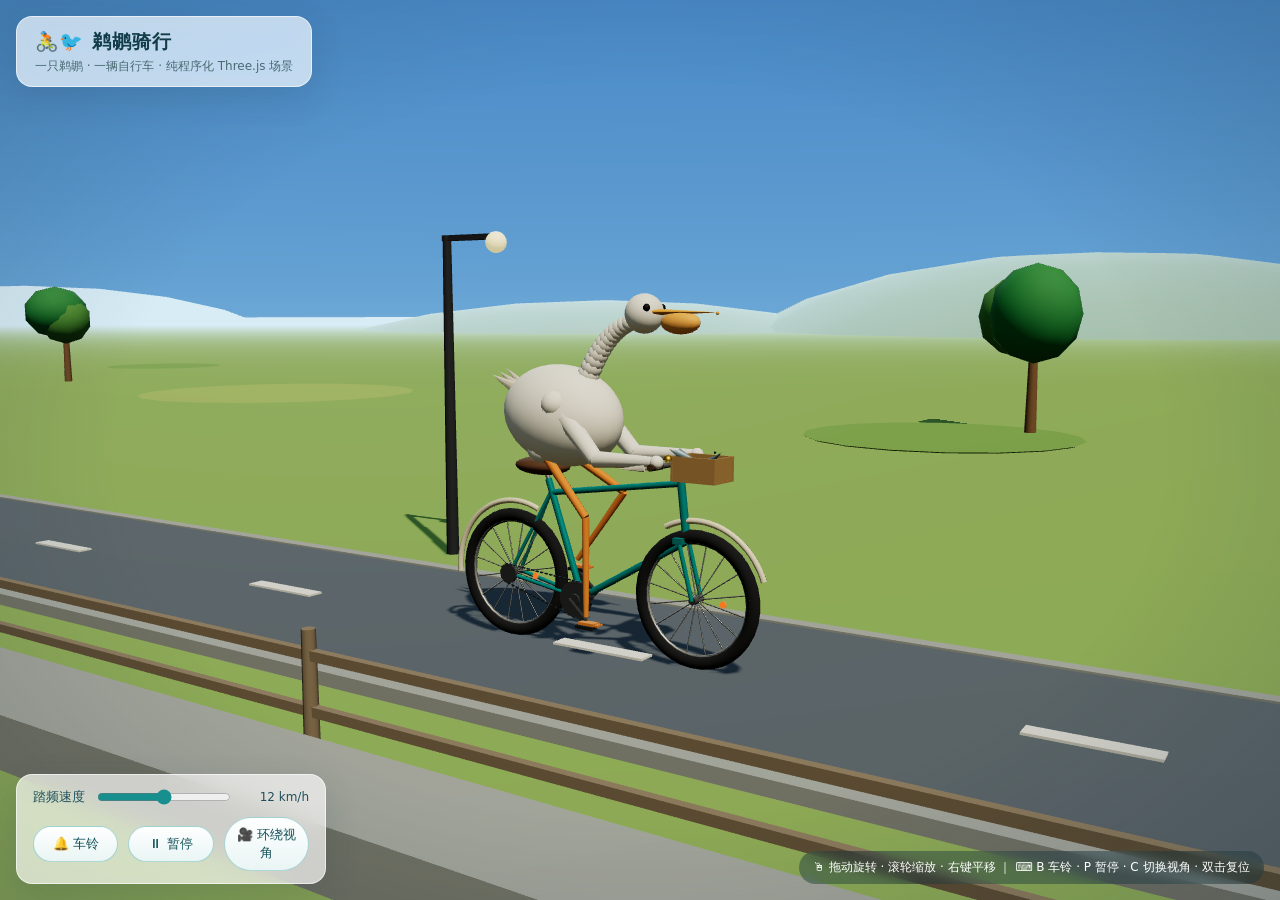
<file: demos/zcode-standard-glm5f.html>
<!DOCTYPE html>
<html lang="zh-CN">
<head>
<meta charset="UTF-8">
<meta name="viewport" content="width=device-width, initial-scale=1.0">
<link rel="icon" href="data:,">
<title>鹈鹕骑行 · Pelican on a Bicycle</title>
<style>
  * { box-sizing: border-box; }
  html, body { margin:0; height:100%; overflow:hidden;
    font-family:"Segoe UI","PingFang SC","Microsoft YaHei",system-ui,sans-serif; background:#bfe3f2; }
  canvas { display:block; }
  .card { position:fixed; z-index:5; background:rgba(255,255,255,.68);
    backdrop-filter:blur(12px) saturate(1.25); -webkit-backdrop-filter:blur(12px) saturate(1.25);
    border:1px solid rgba(255,255,255,.6); border-radius:16px;
    box-shadow:0 10px 32px rgba(30,60,80,.16); }
  #titleCard { top:16px; left:16px; padding:12px 18px 11px; }
  #titleCard h1 { margin:0; font-size:19px; letter-spacing:1px; color:#123c46; }
  #titleCard p { margin:3px 0 0; font-size:12px; color:#4a6a72; }
  #panel { left:16px; bottom:16px; padding:12px 16px; display:flex; flex-direction:column; gap:10px; min-width:310px; }
  .row { display:flex; align-items:center; gap:10px; }
  .row label { font-size:13px; color:#20505c; white-space:nowrap; }
  #speed { flex:1; accent-color:#178f8f; }
  #speedVal { font-size:12px; width:66px; text-align:right; color:#20505c; font-variant-numeric:tabular-nums; }
  .btns button { flex:1; padding:8px 10px; font-size:13px; border-radius:999px;
    border:1px solid rgba(23,143,143,.35); background:linear-gradient(180deg,#ffffff,#e9f5f4);
    color:#14535a; cursor:pointer; font-family:inherit;
    transition:transform .08s ease, box-shadow .15s ease; }
  .btns button:hover { transform:translateY(-1px); box-shadow:0 4px 12px rgba(23,143,143,.25); }
  .btns button:active { transform:scale(.96); }
  #hint { position:fixed; right:16px; bottom:16px; z-index:5; font-size:12px; color:#fff;
    background:rgba(20,50,60,.42); padding:8px 14px; border-radius:999px;
    backdrop-filter:blur(6px); -webkit-backdrop-filter:blur(6px); }
  #vignette { position:fixed; inset:0; z-index:3; pointer-events:none;
    background:radial-gradient(ellipse at center, transparent 58%, rgba(15,40,60,.20) 100%); }
  #loader { position:fixed; inset:0; z-index:20; display:flex; flex-direction:column;
    align-items:center; justify-content:center; gap:18px;
    background:linear-gradient(180deg,#a8d8ee,#e8f6f2); transition:opacity .7s ease; }
  #loader.done { opacity:0; pointer-events:none; }
  .spin { width:46px; height:46px; border-radius:50%;
    border:5px solid rgba(23,143,143,.2); border-top-color:#178f8f;
    animation:spin 1s linear infinite; }
  @keyframes spin { to { transform:rotate(360deg); } }
  .ltext { font-size:15px; color:#1c5a64; letter-spacing:2px; }
  .err { max-width:440px; text-align:center; background:#fff; color:#b3261e;
    padding:16px 22px; border-radius:14px; font-size:14px; line-height:1.7;
    box-shadow:0 10px 30px rgba(0,0,0,.15); }
  @media (max-width:640px){ #hint{display:none} #panel{min-width:0; right:16px;} }
</style>
</head>
<body>

<div id="loader"><div class="spin"></div><div class="ltext">🚴 正在装配鹈鹕与自行车…</div></div>

<header class="card" id="titleCard">
  <h1>🚴‍🐦 鹈鹕骑行</h1>
  <p>一只鹈鹕 · 一辆自行车 · 纯程序化 Three.js 场景</p>
</header>

<div class="card" id="panel">
  <div class="row">
    <label for="speed">踏频速度</label>
    <input id="speed" type="range" min="0" max="24" step="0.5" value="12">
    <span id="speedVal">12 km/h</span>
  </div>
  <div class="row btns">
    <button id="btnBell" title="快捷键 B">🔔 车铃</button>
    <button id="btnPause" title="快捷键 P">⏸ 暂停</button>
    <button id="btnCam" title="快捷键 C">🎥 环绕视角</button>
  </div>
</div>

<div id="hint">🖱 拖动旋转 · 滚轮缩放 · 右键平移 ｜ ⌨ B 车铃 · P 暂停 · C 切换视角 · 双击复位</div>
<div id="vignette"></div>

<script type="importmap">
{
  "imports": {
    "three": "../vendor/three-0.160.0.module.js"
  }
}
</script>

<script type="module">
(async () => {

let THREE;
try {
  THREE = await import('three');
} catch (e) {
  try {
    THREE = await import('https://unpkg.com/three@0.160.0/build/three.module.js');
  } catch (e2) {
    const loader = document.getElementById('loader');
    loader.innerHTML = '<div class="err">加载失败：本页面需要联网从 CDN 获取 Three.js。<br>请检查网络连接后刷新页面重试。</div>';
    return;
  }
}

/* ============================== 基础工具 ============================== */
const clamp = (v, a, b) => Math.min(Math.max(v, a), b);
const rand  = (a, b) => a + Math.random() * (b - a);
const v3 = (x, y, z) => new THREE.Vector3(x, y, z);

const _vA = v3(), _vB = v3(), _vC = v3(), _vE = v3();
const _p0 = v3(), _p1 = v3(), _p2 = v3(), _p3 = v3();
const _UP = v3(0, 1, 0), _dir = v3();
const _q = new THREE.Quaternion();

// 将单位长度圆柱（沿 Y 轴）对齐到 a→b 两点之间
function setLimb(mesh, a, b) {
  _dir.subVectors(b, a);
  const len = Math.max(_dir.length(), 1e-5);
  mesh.position.copy(a).addScaledVector(_dir, 0.5);
  _q.setFromUnitVectors(_UP, _dir.normalize());
  mesh.quaternion.copy(_q);
  mesh.scale.set(1, len, 1);
}

function tube(a, b, r, mat, seg = 10) {
  const m = new THREE.Mesh(new THREE.CylinderGeometry(r, r, 1, seg), mat);
  setLimb(m, a, b);
  m.castShadow = true;
  return m;
}

function rotZ(x, y, a, out) {
  const c = Math.cos(a), s = Math.sin(a);
  out.set(x * c - y * s, x * s + y * c, 0);
  return out;
}

function bez(o, p0, p1, p2, p3, t) {
  const u = 1 - t, a = u * u * u, b = 3 * u * u * t, c = 3 * u * t * t, d = t * t * t;
  o.set(
    p0.x * a + p1.x * b + p2.x * c + p3.x * d,
    p0.y * a + p1.y * b + p2.y * c + p3.y * d,
    p0.z * a + p1.z * b + p2.z * c + p3.z * d
  );
}

// 平面二骨 IK：返回关节位置（bend 决定弯折方向）
function solveIK(hip, target, l1, l2, bend, out) {
  const dx = target.x - hip.x, dy = target.y - hip.y;
  let dist = Math.hypot(dx, dy);
  dist = clamp(dist, Math.abs(l1 - l2) + 0.02, l1 + l2 - 0.02);
  const base = Math.atan2(dy, dx);
  const cosA = clamp((l1 * l1 + dist * dist - l2 * l2) / (2 * l1 * dist), -1, 1);
  const ang = base + bend * Math.acos(cosA);
  out.set(
    hip.x + Math.cos(ang) * l1,
    hip.y + Math.sin(ang) * l1,
    hip.z + (target.z - hip.z) * (l1 / (l1 + l2))
  );
}

/* ============================== 渲染器 / 场景 ============================== */
const renderer = new THREE.WebGLRenderer({ antialias: true });
renderer.setPixelRatio(Math.min(window.devicePixelRatio, 2));
renderer.setSize(window.innerWidth, window.innerHeight);
renderer.shadowMap.enabled = true;
renderer.shadowMap.type = THREE.PCFSoftShadowMap;
renderer.toneMapping = THREE.ACESFilmicToneMapping;
renderer.toneMappingExposure = 1.05;
renderer.outputColorSpace = THREE.SRGBColorSpace;
renderer.domElement.style.touchAction = 'none';
document.body.appendChild(renderer.domElement);

const scene = new THREE.Scene();
scene.fog = new THREE.Fog(0xd7ecf5, 24, 120);

const camera = new THREE.PerspectiveCamera(42, window.innerWidth / window.innerHeight, 0.1, 400);
camera.position.set(3.4, 1.75, 4.8);

/* ============================== 灯光 ============================== */
const hemi = new THREE.HemisphereLight(0xbfd9e8, 0x9a8f6a, 0.75);
scene.add(hemi);

const sun = new THREE.DirectionalLight(0xfff1d6, 2.1);
sun.position.set(7, 11, 5);
sun.castShadow = true;
sun.shadow.mapSize.set(2048, 2048);
sun.shadow.camera.left = -9.5; sun.shadow.camera.right = 9.5;
sun.shadow.camera.top = 9.5;   sun.shadow.camera.bottom = -9.5;
sun.shadow.camera.near = 2;    sun.shadow.camera.far = 40;
sun.shadow.bias = -0.0002;
sun.shadow.normalBias = 0.02;
scene.add(sun);

const rim = new THREE.DirectionalLight(0x9fc8e8, 0.4);
rim.position.set(-6, 3.5, -6);
scene.add(rim);

/* ============================== 天空 ============================== */
const skyMat = new THREE.ShaderMaterial({
  side: THREE.BackSide, depthWrite: false,
  uniforms: {
    uTop: { value: new THREE.Color(0x4a9fd8) },
    uMid: { value: new THREE.Color(0xaed4ec) },
    uBot: { value: new THREE.Color(0xfdeed3) }
  },
  vertexShader: `
    varying vec3 vP;
    void main(){ vP = position; gl_Position = projectionMatrix * modelViewMatrix * vec4(position, 1.0); }`,
  fragmentShader: `
    varying vec3 vP;
    uniform vec3 uTop; uniform vec3 uMid; uniform vec3 uBot;
    void main(){
      float h = normalize(vP).y;
      vec3 c = h > 0.0 ? mix(uMid, uTop, pow(h, 0.72)) : mix(uMid, uBot, pow(-h, 0.5));
      gl_FragColor = vec4(c, 1.0);
    }`
});
scene.add(new THREE.Mesh(new THREE.SphereGeometry(240, 32, 16), skyMat));

// 太阳与光晕
{
  const sunDisc = new THREE.Mesh(new THREE.SphereGeometry(5, 20, 12),
    new THREE.MeshBasicMaterial({ color: 0xfff6d8, fog: false }));
  sunDisc.position.set(70, 52, 60);
  scene.add(sunDisc);
  const glow = new THREE.Mesh(new THREE.SphereGeometry(9, 20, 12),
    new THREE.MeshBasicMaterial({ color: 0xfff2c0, transparent: true, opacity: 0.25,
      fog: false, depthWrite: false, blending: THREE.AdditiveBlending }));
  glow.position.copy(sunDisc.position);
  scene.add(glow);
}

/* ============================== 材质库 ============================== */
const std = (c, r = 0.8, m = 0) => new THREE.MeshStandardMaterial({ color: c, roughness: r, metalness: m });
const M = {
  frame:  std(0x1c9c9c, 0.35, 0.25),
  cream:  std(0xf3e9cd, 0.5, 0.1),
  metal:  std(0xc9d0d8, 0.28, 0.9),
  rubber: std(0x2a2c30, 0.95),
  grip:   std(0x5a4634, 0.8),
  saddle: std(0x6b4a33, 0.65),
  wicker: std(0xb08a52, 0.85),
  gold:   std(0xe6b83c, 0.3, 0.9),
  feather:  std(0xf9f5ec, 0.7),
  feather2: std(0xe8e0cf, 0.75),
  orange: std(0xef8f2f, 0.55),
  beak:   std(0xf6a93b, 0.5),
  pouch:  std(0xffb454, 0.55),
  black:  std(0x191a1e, 0.45),
  glint:  new THREE.MeshBasicMaterial({ color: 0xffffff }),
  leaf:   std(0x3f8f4a, 0.8),
  trunk:  std(0x8a6844, 0.9),
  grass:  std(0x8fb45c, 1),
  road:   std(0x66707a, 0.95),
  dash:   std(0xf2f2ea, 0.8),
  stone:  std(0xa8aca8, 0.9),
  wood:   std(0x93826b, 0.9),
  hill:   std(0x86ab8e, 1),
  bush:   std(0x5e9948, 0.9),
  rock:   std(0x9a9da1, 0.9),
  fish:   std(0xa9c6d6, 0.35, 0.55),
  lamp:   std(0x4a4f55, 0.7, 0.4),
  cloud:  std(0xffffff, 1),
  patchA: std(0x7ea84f, 1),
  patchB: std(0xa3bd62, 1),
};
M.reflector = std(0xff7a1a, 0.4);
M.reflector.emissive = new THREE.Color(0xff5510);
M.reflector.emissiveIntensity = 0.6;
M.cloud.emissive = new THREE.Color(0xcfe4f2);
M.cloud.emissiveIntensity = 0.35;
M.leaf.side = THREE.DoubleSide;
M.lampGlow = std(0xfff2c8, 0.5);
M.lampGlow.emissive = new THREE.Color(0xffe9a8);
M.lampGlow.emissiveIntensity = 0.5;

/* ============================== 地面 / 道路 ============================== */
{
  const ground = new THREE.Mesh(new THREE.CircleGeometry(200, 48), M.grass);
  ground.rotation.x = -Math.PI / 2;
  ground.position.y = -0.06;
  ground.receiveShadow = true;
  scene.add(ground);

  const road = new THREE.Mesh(new THREE.BoxGeometry(320, 0.08, 1.9), M.road);
  road.position.y = -0.04;
  road.receiveShadow = true;
  scene.add(road);

  for (const s of [-1, 1]) {
    const curb = new THREE.Mesh(new THREE.BoxGeometry(320, 0.07, 0.09), M.stone);
    curb.position.set(0, -0.025, s * 1.0);
    curb.receiveShadow = true;
    scene.add(curb);
  }
}

// 护栏与防波堤（海在一侧）
{
  const wall = new THREE.Mesh(new THREE.BoxGeometry(320, 0.6, 0.5), M.stone);
  wall.position.set(0, -0.13, 2.2);
  scene.add(wall);
  for (let x = -80; x <= 80; x += 4) {
    const post = new THREE.Mesh(new THREE.CylinderGeometry(0.028, 0.032, 0.52, 8), M.wood);
    post.position.set(x, 0.28, 1.85);
    post.castShadow = true;
    scene.add(post);
  }
  for (const y of [0.22, 0.44]) {
    const rail = new THREE.Mesh(new THREE.BoxGeometry(320, 0.04, 0.035), M.wood);
    rail.position.set(0, y, 1.85);
    rail.castShadow = true;
    scene.add(rail);
  }
}

/* ============================== 海面（程序化波浪着色器） ============================== */
const waterUniforms = THREE.UniformsUtils.merge([
  THREE.UniformsLib.fog,
  {
    uTime:     { value: 0 },
    uSunDir:   { value: v3(7, 11, 5).normalize() },
    uDeep:     { value: new THREE.Color(0x16607e) },
    uShallow:  { value: new THREE.Color(0x49c1cd) },
    uSkyTint:  { value: new THREE.Color(0xbde4ee) }
  }
]);
const waterMat = new THREE.ShaderMaterial({
  uniforms: waterUniforms,
  fog: true,
  vertexShader: `
    uniform float uTime;
    varying vec3 vN; varying vec3 vV; varying vec3 vW;
    #include <fog_pars_vertex>
    void main(){
      vec3 pos = position;
      vec2 p = pos.xz;
      float t = uTime;
      float y = 0.0; float dx = 0.0; float dz = 0.0;
      vec2 d; float a; float k; float ph; float c;
      d = vec2(0.86, 0.50); a = 0.055; k = 1.15;
      ph = dot(p, d) * k + t * 1.05; y += a * sin(ph); c = a * k * cos(ph); dx += c * d.x; dz += c * d.y;
      d = vec2(-0.62, 0.78); a = 0.034; k = 1.9;
      ph = dot(p, d) * k + t * 1.55; y += a * sin(ph); c = a * k * cos(ph); dx += c * d.x; dz += c * d.y;
      d = vec2(0.30, -0.95); a = 0.016; k = 3.4;
      ph = dot(p, d) * k + t * 2.30; y += a * sin(ph); c = a * k * cos(ph); dx += c * d.x; dz += c * d.y;
      pos.y += y;
      vec4 wp = modelMatrix * vec4(pos, 1.0);
      vW = wp.xyz;
      vN = normalize(vec3(-dx, 1.0, -dz));
      vV = wp.xyz - cameraPosition;
      vec4 mvPosition = viewMatrix * wp;
      gl_Position = projectionMatrix * mvPosition;
      #include <fog_vertex>
    }`,
  fragmentShader: `
    uniform float uTime;
    uniform vec3 uSunDir; uniform vec3 uDeep; uniform vec3 uShallow; uniform vec3 uSkyTint;
    varying vec3 vN; varying vec3 vV; varying vec3 vW;
    #include <fog_pars_fragment>
    void main(){
      vec3 n = normalize(vN);
      vec3 v = normalize(-vV);
      float ndv = max(dot(n, v), 0.0);
      float fres = pow(1.0 - ndv, 2.4);
      vec3 col = mix(uDeep, uShallow, clamp(fres * 1.5, 0.0, 1.0));
      col = mix(col, uSkyTint, fres * 0.55);
      vec3 h = normalize(uSunDir + v);
      float spec = pow(max(dot(n, h), 0.0), 110.0);
      col += vec3(1.0, 0.97, 0.85) * spec * 1.1;
      float diff = max(dot(n, uSunDir), 0.0);
      col *= 0.72 + 0.38 * diff;
      float foam = (1.0 - smoothstep(2.5, 4.2, vW.z)) * (0.55 + 0.45 * sin(vW.x * 3.0 + uTime * 1.8));
      col = mix(col, vec3(0.93, 0.97, 0.97), clamp(foam, 0.0, 1.0) * 0.5);
      gl_FragColor = vec4(col, 1.0);
      #include <fog_fragment>
    }`
});
{
  const waterGeo = new THREE.PlaneGeometry(320, 170, 96, 48);
  waterGeo.rotateX(-Math.PI / 2);
  const water = new THREE.Mesh(waterGeo, waterMat);
  water.position.set(0, -0.22, 2.2 + 85);
  scene.add(water);
}

/* ============================== 滚动世界（循环风景） ============================== */
const scrollers = [];
const wrap = (v, w) => ((v + w / 2) % w + w) % w - w / 2;
function addScroller(obj, w, mul = 1) {
  scrollers.push({ obj, x0: obj.position.x, w, mul });
}

// 车道虚线
const dashes = [];
{
  const dashGeo = new THREE.BoxGeometry(0.55, 0.012, 0.10);
  for (let i = 0; i < 36; i++) {
    const d = new THREE.Mesh(dashGeo, M.dash);
    d.position.set(i * 2.4 - 43.2, 0.006, 0);
    scene.add(d);
    dashes.push(d);
    addScroller(d, 86.4);
  }
}

// 棕榈树
const leafGeo = (() => {
  const seg = 7, pos = [], idx = [];
  for (let i = 0; i <= seg; i++) {
    const t = i / seg;
    const x = t * 1.0;
    const y = -0.85 * t * t + 0.1 * t;
    const hw = 0.085 * Math.sin(Math.min(1, 0.12 + t) * Math.PI) * (1 - t * 0.25);
    pos.push(x, y, -hw, x, y, hw);
  }
  for (let i = 0; i < seg; i++) {
    const a = i * 2;
    idx.push(a, a + 2, a + 1, a + 1, a + 2, a + 3);
  }
  const g = new THREE.BufferGeometry();
  g.setAttribute('position', new THREE.Float32BufferAttribute(pos, 3));
  g.setIndex(idx);
  g.computeVertexNormals();
  return g;
})();

const swayers = []; // 随风轻摆的树
function makePalm() {
  const g = new THREE.Group();
  const h = rand(2.2, 3.2), lean = rand(0.10, 0.30), leanA = rand(0, Math.PI * 2);
  const segs = 6;
  for (let i = 0; i < segs; i++) {
    const t0 = i / segs, t1 = (i + 1) / segs;
    const a = v3(Math.cos(leanA) * lean * h * t0 * t0, h * t0, Math.sin(leanA) * lean * h * t0 * t0);
    const b = v3(Math.cos(leanA) * lean * h * t1 * t1, h * t1, Math.sin(leanA) * lean * h * t1 * t1);
    const r = 0.085 * (1 - (t0 + t1) * 0.25);
    g.add(tube(a, b, r, M.trunk, 7));
  }
  const top = v3(Math.cos(leanA) * lean * h, h + 0.02, Math.sin(leanA) * lean * h);
  const n = 8;
  for (let i = 0; i < n; i++) {
    const wrapG = new THREE.Group();
    wrapG.position.copy(top);
    wrapG.rotation.y = i / n * Math.PI * 2 + rand(-0.2, 0.2);
    const leaf = new THREE.Mesh(leafGeo, M.leaf);
    leaf.scale.setScalar(rand(0.85, 1.25));
    leaf.rotation.z = rand(-0.15, 0.35);
    leaf.castShadow = true;
    wrapG.add(leaf);
    g.add(wrapG);
  }
  for (let i = 0; i < 3; i++) {
    const nut = new THREE.Mesh(new THREE.SphereGeometry(0.055, 8, 6), M.trunk);
    nut.position.set(top.x + rand(-0.1, 0.1), top.y - 0.06, top.z + rand(-0.1, 0.1));
    g.add(nut);
  }
  return g;
}
for (let i = 0; i < 7; i++) {
  const p = makePalm();
  p.position.set(-72 + i * 24 + rand(-8, 8), -0.05, -(3.2 + rand(0, 6)));
  p.scale.setScalar(rand(0.85, 1.3));
  p.traverse(o => { if (o.isMesh) o.castShadow = true; });
  scene.add(p);
  addScroller(p, 160);
  swayers.push({ obj: p, ph: rand(0, 9), amp: 0.008 });
}

// 阔叶树
function makeTree() {
  const g = new THREE.Group();
  const h = rand(0.9, 1.5);
  const trunk = new THREE.Mesh(new THREE.CylinderGeometry(0.06, 0.085, h, 8), M.trunk);
  trunk.position.y = h / 2;
  g.add(trunk);
  const cols = [M.leaf, M.bush, std(0x4f9a44, 0.85)];
  for (let i = 0; i < 3; i++) {
    const c = new THREE.Mesh(new THREE.IcosahedronGeometry(rand(0.45, 0.7), 1), cols[i % 3]);
    c.position.set(rand(-0.25, 0.25), h + rand(0.15, 0.55), rand(-0.25, 0.25));
    c.scale.y = rand(0.8, 1.1);
    g.add(c);
  }
  return g;
}
for (let i = 0; i < 9; i++) {
  const t = makeTree();
  t.position.set(-76 + i * 19 + rand(-6, 6), -0.05, -(3.5 + rand(0, 10)));
  t.traverse(o => { if (o.isMesh) o.castShadow = true; });
  scene.add(t);
  addScroller(t, 160);
  swayers.push({ obj: t, ph: rand(0, 9), amp: 0.006 });
}

// 灌木、岩石、草地色块
for (let i = 0; i < 8; i++) {
  const b = new THREE.Mesh(new THREE.SphereGeometry(rand(0.18, 0.35), 10, 8), M.bush);
  b.scale.y = rand(0.6, 0.85);
  b.position.set(-70 + i * 19 + rand(-6, 6), -0.02, -(1.7 + rand(0, 1.6)));
  b.castShadow = true;
  scene.add(b);
  addScroller(b, 150);
}
for (let i = 0; i < 6; i++) {
  const r = new THREE.Mesh(new THREE.DodecahedronGeometry(rand(0.1, 0.22), 0), M.rock);
  r.position.set(-65 + i * 24 + rand(-8, 8), -0.02, rand(-1.6, 1.5) > 0 ? 1.45 : -(1.8 + rand(0, 3)));
  r.rotation.set(rand(0, 3), rand(0, 3), rand(0, 3));
  r.castShadow = true;
  scene.add(r);
  addScroller(r, 150);
}
for (let i = 0; i < 10; i++) {
  const patch = new THREE.Mesh(new THREE.CylinderGeometry(rand(1.2, 3), rand(1.2, 3), 0.02, 18),
    i % 2 ? M.patchA : M.patchB);
  patch.position.set(-75 + i * 16 + rand(-5, 5), -0.055, -(4 + rand(0, 14)));
  scene.add(patch);
  addScroller(patch, 160);
}

// 路灯
for (let i = 0; i < 5; i++) {
  const g = new THREE.Group();
  const pole = new THREE.Mesh(new THREE.CylinderGeometry(0.03, 0.045, 2.3, 8), M.lamp);
  pole.position.y = 1.15;
  const arm = new THREE.Mesh(new THREE.BoxGeometry(0.5, 0.04, 0.04), M.lamp);
  arm.position.set(0.22, 2.28, 0);
  const bulb = new THREE.Mesh(new THREE.SphereGeometry(0.075, 10, 8), M.lampGlow);
  bulb.position.set(0.45, 2.24, 0);
  g.add(pole, arm, bulb);
  g.position.set(-64 + i * 32, -0.05, -1.55);
  g.traverse(o => { if (o.isMesh) o.castShadow = true; });
  scene.add(g);
  addScroller(g, 160);
}

// 远山
for (let i = 0; i < 5; i++) {
  const h = new THREE.Mesh(new THREE.SphereGeometry(rand(18, 34), 16, 12), M.hill);
  h.scale.y = rand(0.25, 0.4);
  h.position.set(-140 + i * 70 + rand(-20, 20), -6, -(70 + rand(0, 25)));
  scene.add(h);
  addScroller(h, 340, 0.06);
}

// 云
const clouds = [];
for (let i = 0; i < 8; i++) {
  const g = new THREE.Group();
  const n = 4 + Math.floor(rand(0, 3));
  for (let j = 0; j < n; j++) {
    const s = new THREE.Mesh(new THREE.SphereGeometry(rand(0.7, 1.5), 10, 8), M.cloud);
    s.scale.y = 0.55;
    s.position.set(j * rand(0.9, 1.4) - n * 0.6, rand(-0.2, 0.3), rand(-0.5, 0.5));
    g.add(s);
  }
  g.position.set(rand(-110, 110), rand(15, 26), rand(-60, 40));
  scene.add(g);
  clouds.push(g);
  addScroller(g, 240, 0.12);
}

// 浮标
const buoys = [];
for (let i = 0; i < 4; i++) {
  const g = new THREE.Group();
  const body = new THREE.Mesh(new THREE.CylinderGeometry(0.09, 0.11, 0.18, 10),
    i % 2 ? std(0xd84848, 0.6) : std(0xf2f2ea, 0.6));
  const poleM = new THREE.Mesh(new THREE.CylinderGeometry(0.012, 0.012, 0.3, 6), M.lamp);
  poleM.position.y = 0.22;
  const tip = new THREE.Mesh(new THREE.SphereGeometry(0.035, 8, 6), M.orange);
  tip.position.y = 0.38;
  g.add(body, poleM, tip);
  g.position.set(-60 + i * 40 + rand(-10, 10), -0.1, 6 + rand(0, 9));
  scene.add(g);
  buoys.push(g);
  addScroller(g, 160);
}

// 海鸥
const gulls = [];
function makeGull() {
  const g = new THREE.Group();
  const body = new THREE.Mesh(new THREE.SphereGeometry(0.06, 10, 8), M.feather);
  body.scale.set(2.0, 0.8, 0.9);
  const head = new THREE.Mesh(new THREE.SphereGeometry(0.035, 8, 6), M.feather);
  head.position.set(0.11, 0.02, 0);
  const beak = new THREE.Mesh(new THREE.ConeGeometry(0.012, 0.05, 6), M.orange);
  beak.rotation.z = -Math.PI / 2;
  beak.position.set(0.16, 0.01, 0);
  const tail = new THREE.Mesh(new THREE.BoxGeometry(0.07, 0.008, 0.05), M.feather2);
  tail.position.set(-0.13, 0, 0);
  g.add(body, head, beak, tail);
  const wings = [];
  for (const s of [-1, 1]) {
    const pivot = new THREE.Group();
    pivot.position.set(0, 0.02, s * 0.04);
    const wing = new THREE.Mesh(new THREE.BoxGeometry(0.34, 0.006, 0.13), M.feather);
    wing.position.set(-0.02, 0, s * 0.075);
    pivot.add(wing);
    g.add(pivot);
    wings.push({ pivot, s });
  }
  return { g, wings };
}
for (let i = 0; i < 3; i++) {
  const gu = makeGull();
  scene.add(gu.g);
  gulls.push({ ...gu, c: v3(rand(-4, 4), 5.2 + i * 0.9, 8 + i * 2), r: 5 + i * 1.4,
    a: rand(0, 6.28), sp: rand(0.25, 0.4), ph: rand(0, 9) });
}

/* ============================== 自行车 ============================== */
const WHEEL_R = 0.34, CRANK_R = 0.165, RING_R = 0.095, SPROCKET_R = 0.052, CHAIN_Z = 0.055;
const GEAR = RING_R / SPROCKET_R;
const BB = v3(-0.06, 0.26, 0);            // 五通（曲柄轴）
const REAR = v3(-0.50, WHEEL_R, 0);
const FRONT = v3(0.62, WHEEL_R, 0);
const HEAD_BOT = v3(0.56, 0.62, 0);
const HEAD_TOP = v3(0.52, 0.94, 0);
const SEAT_TOP = v3(-0.28, 0.86, 0);

const bike = new THREE.Group();
scene.add(bike);

function makeWheel() {
  const g = new THREE.Group();
  g.add(new THREE.Mesh(new THREE.TorusGeometry(0.31, 0.033, 12, 36), M.rubber));
  g.add(new THREE.Mesh(new THREE.TorusGeometry(0.282, 0.011, 8, 32), M.metal));
  const hubGeo = new THREE.CylinderGeometry(0.02, 0.02, 0.085, 10);
  hubGeo.rotateX(Math.PI / 2);
  g.add(new THREE.Mesh(hubGeo, M.metal));
  const spGeo = new THREE.CylinderGeometry(0.0032, 0.0032, 0.60, 5);
  for (let i = 0; i < 8; i++) {
    const sp = new THREE.Mesh(spGeo, M.metal);
    sp.rotation.z = i * Math.PI / 8;
    g.add(sp);
  }
  const refGeo = new THREE.CylinderGeometry(0.017, 0.017, 0.008, 12);
  refGeo.rotateX(Math.PI / 2);
  const ref = new THREE.Mesh(refGeo, M.reflector);
  ref.position.set(0.14, 0.10, 0.045);
  g.add(ref);
  return g;
}

const rearWheel = makeWheel();
rearWheel.position.copy(REAR);
bike.add(rearWheel);
// 飞轮（随车轮转）
{
  const sp = new THREE.Mesh(new THREE.CylinderGeometry(SPROCKET_R, SPROCKET_R, 0.012, 20), M.metal);
  sp.rotation.x = Math.PI / 2;
  sp.position.z = CHAIN_Z;
  rearWheel.add(sp);
}

// 车架
bike.add(tube(BB, SEAT_TOP, 0.018, M.frame));
bike.add(tube(BB, HEAD_BOT, 0.018, M.frame));
bike.add(tube(v3(-0.255, 0.79, 0), v3(0.53, 0.90, 0), 0.016, M.frame));
bike.add(tube(HEAD_BOT, HEAD_TOP, 0.021, M.frame));
for (const s of [-1, 1]) {
  bike.add(tube(v3(REAR.x, REAR.y, 0.048 * s), v3(BB.x, BB.y, 0.02 * s), 0.010, M.frame));
  bike.add(tube(v3(REAR.x, REAR.y, 0.045 * s), v3(-0.26, 0.80, 0), 0.009, M.frame));
}
bike.add(tube(SEAT_TOP, v3(-0.295, 0.905, 0), 0.012, M.metal));

// 车座
{
  const saddle = new THREE.Mesh(new THREE.SphereGeometry(0.105, 16, 12), M.saddle);
  saddle.scale.set(1.55, 0.45, 1.0);
  saddle.position.set(-0.318, 0.925, 0);
  bike.add(saddle);
}

// 后挡泥板
{
  const f = new THREE.Mesh(new THREE.TorusGeometry(0.385, 0.015, 8, 24, 2.1), M.cream);
  f.position.set(REAR.x, REAR.y, 0);
  f.rotation.z = 1.15;
  bike.add(f);
}

// 转向组（前叉 + 前轮 + 车把 + 车筐）
const steer = new THREE.Group();
steer.position.set(0.54, 0.78, 0);
bike.add(steer);
{
  const crown = new THREE.Mesh(new THREE.BoxGeometry(0.05, 0.03, 0.12), M.frame);
  crown.position.set(0, -0.155, 0);
  steer.add(crown);
  for (const s of [-1, 1]) {
    steer.add(tube(v3(0, -0.15, 0.045 * s), v3(0.08, -0.44, 0.045 * s), 0.011, M.frame));
  }
  const fender = new THREE.Mesh(new THREE.TorusGeometry(0.385, 0.015, 8, 24, 1.7), M.cream);
  fender.position.set(0.08, -0.44, 0);
  fender.rotation.z = 0.35;
  steer.add(fender);
  const frontWheel = makeWheel();
  frontWheel.position.set(0.08, -0.44, 0);
  steer.add(frontWheel);
  steer.userData.frontWheel = frontWheel;
  steer.add(tube(v3(-0.02, 0.16, 0), v3(-0.045, 0.215, 0), 0.013, M.frame));
  const barGeo = new THREE.CylinderGeometry(0.014, 0.014, 0.44, 10);
  barGeo.rotateX(Math.PI / 2);
  const bar = new THREE.Mesh(barGeo, M.metal);
  bar.position.set(-0.045, 0.215, 0);
  steer.add(bar);
  for (const s of [-1, 1]) {
    const gripGeo = new THREE.CylinderGeometry(0.017, 0.017, 0.10, 10);
    gripGeo.rotateX(Math.PI / 2);
    const grip = new THREE.Mesh(gripGeo, M.grip);
    grip.position.set(-0.045, 0.215, s * 0.19);
    steer.add(grip);
  }
  // 车铃
  const bellGrp = new THREE.Group();
  bellGrp.position.set(-0.02, 0.245, 0.12);
  const dome = new THREE.Mesh(new THREE.SphereGeometry(0.024, 12, 8, 0, Math.PI * 2, 0, Math.PI / 2), M.gold);
  const base = new THREE.Mesh(new THREE.CylinderGeometry(0.01, 0.012, 0.012, 8), M.gold);
  base.position.y = -0.005;
  bellGrp.add(dome, base);
  steer.add(bellGrp);
  // 车筐 + 鱼
  steer.add(tube(v3(-0.045, 0.215, 0), v3(0.10, 0.15, 0), 0.008, M.metal, 6));
  const basket = new THREE.Group();
  basket.position.set(0.10, 0.145, 0);
  const bBottom = new THREE.Mesh(new THREE.BoxGeometry(0.24, 0.012, 0.19), M.wicker);
  const bF = new THREE.Mesh(new THREE.BoxGeometry(0.24, 0.115, 0.012), M.wicker); bF.position.set(0, 0.058, 0.089);
  const bB = bF.clone(); bB.position.z = -0.089;
  const bL = new THREE.Mesh(new THREE.BoxGeometry(0.012, 0.115, 0.19), M.wicker); bL.position.set(-0.114, 0.058, 0);
  const bR = bL.clone(); bR.position.x = 0.114;
  basket.add(bBottom, bF, bB, bL, bR);
  steer.add(basket);
  steer.userData.basket = basket;
}
const fishWiggles = [];
for (let i = 0; i < 2; i++) {
  const fg = new THREE.Group();
  fg.position.set(i ? -0.045 : 0.04, 0.10, i ? 0.035 : -0.03);
  fg.rotation.z = i ? -0.35 : 0.5;
  fg.rotation.y = i ? 0.4 : -0.3;
  const body = new THREE.Mesh(new THREE.ConeGeometry(0.026, 0.14, 8), M.fish);
  body.rotation.z = -Math.PI / 2;
  const tail = new THREE.Mesh(new THREE.ConeGeometry(0.02, 0.06, 6), M.fish);
  tail.rotation.z = Math.PI / 2;
  tail.position.x = -0.085;
  tail.scale.set(1, 1, 0.35);
  const eye = new THREE.Mesh(new THREE.SphereGeometry(0.006, 6, 5), M.black);
  eye.position.set(0.05, 0.012, 0.02);
  fg.add(body, tail, eye);
  fg.traverse(o => { if (o.isMesh) o.castShadow = true; });
  steer.userData.basket.add(fg);
  fishWiggles.push({ g: fg, base: fg.rotation.z, ph: i * 2.1 });
}

// 曲柄组：齿盘 + 双曲柄 + 双踏板
const bbShell = new THREE.Mesh(new THREE.CylinderGeometry(0.03, 0.03, 0.14, 12), M.metal);
bbShell.rotation.x = Math.PI / 2;
bbShell.position.copy(BB);
bike.add(bbShell);

const crank = new THREE.Group();
crank.position.copy(BB);
bike.add(crank);
{
  const ring = new THREE.Mesh(new THREE.CylinderGeometry(RING_R, RING_R, 0.012, 28), M.metal);
  ring.rotation.x = Math.PI / 2;
  ring.position.z = CHAIN_Z;
  crank.add(ring);
}
const armGeo = new THREE.BoxGeometry(0.03, 0.175, 0.02);
armGeo.translate(0, 0.0775, 0);
const armR = new THREE.Mesh(armGeo, M.metal); armR.position.z = 0.115;
const armL = new THREE.Mesh(armGeo, M.metal); armL.rotation.z = Math.PI; armL.position.z = -0.115;
crank.add(armR, armL);

const pedalR = new THREE.Group(); pedalR.position.set(0, CRANK_R, 0.135);
const pedalL = new THREE.Group(); pedalL.position.set(0, -CRANK_R, -0.135);
crank.add(pedalR, pedalL);
for (const pg of [pedalR, pedalL]) {
  const pedal = new THREE.Mesh(new THREE.BoxGeometry(0.10, 0.016, 0.05), M.rubber);
  pg.add(pedal);
}

// 链条：沿齿盘-飞轮链线的循环链节
const CH = (() => {
  const Sr = { x: REAR.x, y: REAR.y }, C = { x: BB.x, y: BB.y };
  const dVec = { x: C.x - Sr.x, y: C.y - Sr.y };
  const d = Math.hypot(dVec.x, dVec.y);
  const beta = Math.atan2(dVec.y, dVec.x);
  const delta = Math.acos((RING_R - SPROCKET_R) / d);
  const ringTop = beta + delta, ringBot = beta - delta;
  const P = (c, r, phi) => ({ x: c.x + r * Math.cos(phi), y: c.y + r * Math.sin(phi) });
  const ringTopP = P(C, RING_R, ringTop), ringBotP = P(C, RING_R, ringBot);
  const sprTopP = P(Sr, SPROCKET_R, ringTop), sprBotP = P(Sr, SPROCKET_R, ringBot);
  const ringArc = RING_R * 2 * delta;
  const sprArc = SPROCKET_R * (2 * Math.PI - 2 * delta);
  const botLen = Math.hypot(sprBotP.x - ringBotP.x, sprBotP.y - ringBotP.y);
  const topLen = Math.hypot(ringTopP.x - sprTopP.x, ringTopP.y - sprTopP.y);
  return { Sr, C, ringTop, ringBot, ringTopP, ringBotP, sprTopP, sprBotP,
    ringArc, sprArc, botLen, topLen,
    ringSweep: 2 * delta, sprSweep: 2 * Math.PI - 2 * delta,
    L: ringArc + botLen + sprArc + topLen };
})();

const chainLinks = [];
{
  const linkGeo = new THREE.BoxGeometry(0.016, 0.0065, 0.009);
  const linkMat = std(0x6a7076, 0.4, 0.8);
  for (let i = 0; i < 46; i++) {
    const link = new THREE.Mesh(linkGeo, linkMat);
    bike.add(link);
    chainLinks.push(link);
  }
}
const _cp = new THREE.Vector2(), _ct = new THREE.Vector2();
function chainSample(s) {
  s = ((s % CH.L) + CH.L) % CH.L;
  let x, y, tx, ty;
  if (s < CH.ringArc) {
    const phi = CH.ringTop - (s / CH.ringArc) * CH.ringSweep;
    x = CH.C.x + RING_R * Math.cos(phi); y = CH.C.y + RING_R * Math.sin(phi);
    tx = Math.sin(phi); ty = -Math.cos(phi);
  } else if ((s -= CH.ringArc) < CH.botLen) {
    const u = s / CH.botLen;
    x = CH.ringBotP.x + (CH.sprBotP.x - CH.ringBotP.x) * u;
    y = CH.ringBotP.y + (CH.sprBotP.y - CH.ringBotP.y) * u;
    tx = CH.sprBotP.x - CH.ringBotP.x; ty = CH.sprBotP.y - CH.ringBotP.y;
  } else if ((s -= CH.botLen) < CH.sprArc) {
    const phi = CH.ringBot - (s / CH.sprArc) * CH.sprSweep;
    x = CH.Sr.x + SPROCKET_R * Math.cos(phi); y = CH.Sr.y + SPROCKET_R * Math.sin(phi);
    tx = Math.sin(phi); ty = -Math.cos(phi);
  } else {
    s -= CH.sprArc;
    const u = s / CH.topLen;
    x = CH.sprTopP.x + (CH.ringTopP.x - CH.sprTopP.x) * u;
    y = CH.sprTopP.y + (CH.ringTopP.y - CH.sprTopP.y) * u;
    tx = CH.ringTopP.x - CH.sprTopP.x; ty = CH.ringTopP.y - CH.sprTopP.y;
  }
  _cp.set(x, y);
  const l = Math.hypot(tx, ty) || 1;
  _ct.set(tx / l, ty / l);
}

/* ============================== 鹈鹕 ============================== */
const H_IPS = v3(-0.28, 1.03, 0);   // 鹈鹕根节点（髋部基准）
const pelican = new THREE.Group();
pelican.position.copy(H_IPS);
bike.add(pelican);

// 骨盆
pelican.add(new THREE.Mesh(new THREE.SphereGeometry(0.09, 16, 12), M.feather));

// 躯干
const torso = new THREE.Group();
pelican.add(torso);
const bodyMesh = new THREE.Mesh(new THREE.SphereGeometry(1, 24, 18), M.feather);
bodyMesh.scale.set(0.34, 0.26, 0.24);
bodyMesh.position.set(0.07, 0.16, 0);
torso.add(bodyMesh);
const belly = new THREE.Mesh(new THREE.SphereGeometry(0.14, 16, 12), M.feather);
belly.scale.set(1.1, 0.75, 0.9);
belly.position.set(0.10, 0.04, 0);
torso.add(belly);
for (const s of [-1, 1]) {
  const patch = new THREE.Mesh(new THREE.SphereGeometry(0.072, 12, 10), M.feather);
  patch.position.set(0.13, 0.24, s * 0.17);
  torso.add(patch);
}
// 尾羽
const tail = new THREE.Group();
tail.position.set(-0.28, 0.26, 0);
torso.add(tail);
for (let i = 0; i < 3; i++) {
  const f = new THREE.Mesh(new THREE.ConeGeometry(0.045, 0.22, 8), M.feather2);
  f.scale.z = 0.45;
  f.rotation.z = 1.05 + i * 0.14;
  f.position.z = (i - 1) * 0.05;
  tail.add(f);
}

// 脖颈（贝塞尔曲线珠链）
const neckBeads = [];
for (let i = 0; i < 15; i++) {
  const r = 0.060 - i * 0.0013;
  const bead = new THREE.Mesh(new THREE.SphereGeometry(r, 10, 8), M.feather);
  pelican.add(bead);
  neckBeads.push(bead);
}

// 头部
const headGrp = new THREE.Group();
pelican.add(headGrp);
headGrp.add(new THREE.Mesh(new THREE.SphereGeometry(0.098, 18, 14), M.feather));
const eyes = [];
for (const s of [-1, 1]) {
  const eye = new THREE.Mesh(new THREE.SphereGeometry(0.019, 10, 8), M.black);
  eye.position.set(0.056, 0.028, s * 0.070);
  const glint = new THREE.Mesh(new THREE.SphereGeometry(0.006, 6, 5), M.glint);
  glint.position.set(0.006, 0.006, s * 0.007);
  eye.add(glint);
  headGrp.add(eye);
  eyes.push(eye);
}
const crest = new THREE.Mesh(new THREE.ConeGeometry(0.02, 0.07, 8), M.feather2);
crest.rotation.z = 0.6;
crest.position.set(-0.055, 0.05, 0);
headGrp.add(crest);
// 上喙（可张开）
const beakTop = new THREE.Group();
beakTop.position.set(0.052, 0.008, 0);
headGrp.add(beakTop);
{
  const upper = new THREE.Mesh(new THREE.ConeGeometry(0.042, 0.36, 10), M.beak);
  upper.rotation.z = -Math.PI / 2;
  upper.scale.set(0.40, 1, 1.5);
  upper.position.x = 0.18;
  beakTop.add(upper);
  const hook = new THREE.Mesh(new THREE.SphereGeometry(0.0075, 8, 6), M.beak);
  hook.position.set(0.355, -0.004, 0);
  beakTop.add(hook);
}
// 喉囊（车铃时鼓起）
const pouchGrp = new THREE.Group();
pouchGrp.position.set(0.045, -0.022, 0);
headGrp.add(pouchGrp);
{
  const pouch = new THREE.Mesh(new THREE.SphereGeometry(0.05, 14, 10), M.pouch);
  pouch.scale.set(2.15, 1.12, 1.15);
  pouch.position.set(0.16, -0.02, 0);
  pouchGrp.add(pouch);
}

// 翅膀（IK 握把）
const wings = {};
for (const s of [-1, 1]) {
  const upper = new THREE.Mesh(new THREE.CylinderGeometry(0.042, 0.056, 1, 10), M.feather);
  const fore  = new THREE.Mesh(new THREE.CylinderGeometry(0.026, 0.042, 1, 10), M.feather);
  pelican.add(upper, fore);
  const hand = new THREE.Group();
  const palm = new THREE.Mesh(new THREE.SphereGeometry(0.034, 10, 8), M.feather);
  hand.add(palm);
  for (let i = 0; i < 4; i++) {
    const f = new THREE.Mesh(new THREE.ConeGeometry(0.018, 0.11 + i * 0.013, 8), M.feather2);
    f.rotation.z = Math.PI / 2 + 0.15 - (i - 1.5) * 0.07;
    f.scale.z = 0.32;
    f.position.set(-0.07 - i * 0.02, -0.02 - i * 0.004, (i - 1.5) * 0.012);
    hand.add(f);
  }
  pelican.add(hand);
  for (const m of [upper, fore]) m.castShadow = true;
  wings[s] = { upper, fore, hand };
}

// 腿（IK 蹬踏）：羽毛大腿 + 橙色胫部 + 蹼足
const legs = {};
for (const s of [-1, 1]) {
  const haunch = new THREE.Mesh(new THREE.SphereGeometry(0.075, 12, 10), M.feather);
  const thigh = new THREE.Mesh(new THREE.CylinderGeometry(0.020, 0.026, 1, 10), M.orange);
  const shin  = new THREE.Mesh(new THREE.CylinderGeometry(0.014, 0.019, 1, 10), M.orange);
  pelican.add(haunch, thigh, shin);
  for (const m of [thigh, shin]) m.castShadow = true;
  legs[s] = { haunch, thigh, shin };
}
// 蹼足安装到踏板上（自动跟随并保持水平）
for (const pg of [pedalR, pedalL]) {
  const foot = new THREE.Mesh(new THREE.BoxGeometry(0.095, 0.014, 0.052), M.orange);
  foot.position.set(0.015, 0.02, 0);
  pg.add(foot);
  for (let i = 0; i < 3; i++) {
    const toe = new THREE.Mesh(new THREE.BoxGeometry(0.03, 0.01, 0.013), M.orange);
    toe.position.set(0.07, 0.018, (i - 1) * 0.017);
    pg.add(toe);
  }
}

bike.traverse(o => { if (o.isMesh) o.castShadow = true; });
pelican.traverse(o => { if (o.isMesh) o.castShadow = true; });

/* ============================== 自定义轨道相机 ============================== */
class OrbitCam {
  constructor(cam, dom) {
    this.cam = cam;
    this.target = v3(0.30, 1.05, 0);
    this.sph = new THREE.Spherical().setFromVector3(cam.position.clone().sub(this.target));
    this.sphT = this.sph.clone();
    this.panT = this.target.clone();
    this.ptrs = new Map();
    this.def = { theta: this.sph.theta, phi: this.sph.phi, radius: this.sph.radius, target: this.target.clone() };
    dom.addEventListener('pointerdown', e => {
      dom.setPointerCapture(e.pointerId);
      this.ptrs.set(e.pointerId, { x: e.clientX, y: e.clientY, btn: e.button, shift: e.shiftKey });
    });
    dom.addEventListener('pointermove', e => {
      const p = this.ptrs.get(e.pointerId);
      if (!p) return;
      const dx = e.clientX - p.x, dy = e.clientY - p.y;
      if (this.ptrs.size === 1) {
        if (p.btn === 2 || p.shift) this.pan(dx, dy);
        else this.rotate(dx, dy);
      } else if (this.ptrs.size === 2) {
        const other = [...this.ptrs.values()].find(q => q !== p);
        if (other) {
          const d0 = Math.hypot(p.x - other.x, p.y - other.y);
          p.x = e.clientX; p.y = e.clientY;
          const d1 = Math.hypot(p.x - other.x, p.y - other.y);
          if (d0 > 1 && d1 > 1) this.dolly(d0 / d1);
          this.pan(dx * 0.5, dy * 0.5);
          return;
        }
      }
      p.x = e.clientX; p.y = e.clientY;
    });
    const up = e => this.ptrs.delete(e.pointerId);
    dom.addEventListener('pointerup', up);
    dom.addEventListener('pointercancel', up);
    dom.addEventListener('wheel', e => { e.preventDefault(); this.dolly(Math.exp(e.deltaY * 0.0012)); }, { passive: false });
    dom.addEventListener('contextmenu', e => e.preventDefault());
    dom.addEventListener('dblclick', () => this.reset());
  }
  rotate(dx, dy) {
    this.sphT.theta -= dx * 0.0055;
    this.sphT.phi = clamp(this.sphT.phi - dy * 0.0055, 0.08, 1.52);
  }
  dolly(f) { this.sphT.radius = clamp(this.sphT.radius * f, 1.5, 18); }
  pan(dx, dy) {
    _vA.setFromMatrixColumn(this.cam.matrix, 0);
    _vB.setFromMatrixColumn(this.cam.matrix, 1);
    this.panT.addScaledVector(_vA, -dx * this.sph.radius * 0.0011)
            .addScaledVector(_vB, dy * this.sph.radius * 0.0011);
  }
  reset() {
    this.sphT.theta = this.def.theta; this.sphT.phi = this.def.phi;
    this.sphT.radius = this.def.radius; this.panT.copy(this.def.target);
  }
  sync() {
    this.sph.setFromVector3(this.cam.position.clone().sub(this.target));
    this.sphT.copy(this.sph); this.panT.copy(this.target);
  }
  update(dt) {
    const k = 1 - Math.exp(-dt * 8);
    this.sph.theta += (this.sphT.theta - this.sph.theta) * k;
    this.sph.phi += (this.sphT.phi - this.sph.phi) * k;
    this.sph.radius += (this.sphT.radius - this.sph.radius) * k;
    this.target.lerp(this.panT, k);
    this.cam.position.setFromSpherical(this.sph).add(this.target);
    this.cam.lookAt(this.target);
  }
}
const orbit = new OrbitCam(camera, renderer.domElement);

/* ============================== 音效（WebAudio 合成车铃） ============================== */
let actx = null;
let openAmt = 0;
function ding() {
  try {
    actx = actx || new (window.AudioContext || window.webkitAudioContext)();
    if (actx.state === 'suspended') actx.resume();
    const t0 = actx.currentTime;
    [[0, 2100, 1980], [0.13, 2380, 2230]].forEach(([dt2, f0, f1]) => {
      const o = actx.createOscillator(), g = actx.createGain();
      o.type = 'triangle';
      o.frequency.setValueAtTime(f0, t0 + dt2);
      o.frequency.exponentialRampToValueAtTime(f1, t0 + dt2 + 0.28);
      g.gain.setValueAtTime(0.0001, t0 + dt2);
      g.gain.exponentialRampToValueAtTime(0.35, t0 + dt2 + 0.008);
      g.gain.exponentialRampToValueAtTime(0.0001, t0 + dt2 + 0.38);
      o.connect(g).connect(actx.destination);
      o.start(t0 + dt2); o.stop(t0 + dt2 + 0.42);
    });
  } catch (e) { /* 无声环境忽略 */ }
  openAmt = 1;
}

/* ============================== 状态与 UI ============================== */
let speed = 12 / 3.6, speedTarget = 12 / 3.6;
let crankAng = 0.7, crankVel = 0, wheelRot = 0, chainOff = 0, scroll = 0;
let paused = false, camMode = 0; // 0 环绕 1 跟随 2 电影
let elapsed = 0, cinA = 0;
let lookCur = 0, lookTgt = 0, nextLook = 2;
let blinkAt = 3, blinkT = -1;
const followPos = v3(-2.5, 1.45, 2.6);
const bodyBaseScale = bodyMesh.scale.clone();

const $ = id => document.getElementById(id);
const speedVal = $('speedVal');
$('speed').addEventListener('input', e => {
  const v = parseFloat(e.target.value);
  speedTarget = v / 3.6;
  speedVal.textContent = v + ' km/h';
});
$('btnBell').addEventListener('click', ding);
$('btnPause').addEventListener('click', () => togglePause());
const camNames = ['🎥 环绕视角', '🚲 跟随视角', '🎬 电影视角'];
$('btnCam').addEventListener('click', () => cycleCam());
function togglePause() {
  paused = !paused;
  $('btnPause').textContent = paused ? '▶ 继续' : '⏸ 暂停';
}
function cycleCam() {
  camMode = (camMode + 1) % 3;
  $('btnCam').textContent = camNames[camMode];
  if (camMode === 0) orbit.sync();
}
window.addEventListener('keydown', e => {
  if (e.repeat) return;
  const k = e.key.toLowerCase();
  if (k === 'b') ding();
  else if (k === 'p') togglePause();
  else if (k === 'c') cycleCam();
});
window.addEventListener('resize', () => {
  camera.aspect = window.innerWidth / window.innerHeight;
  camera.updateProjectionMatrix();
  renderer.setSize(window.innerWidth, window.innerHeight);
});

/* ============================== 主循环 ============================== */
const clock = new THREE.Clock();
let shownLoader = false;

renderer.setAnimationLoop(() => {
  const dt = Math.min(clock.getDelta(), 0.05);
  const wdt = paused ? 0 : dt;
  elapsed += wdt;

  /* --- 速度与传动 --- */
  speed += (speedTarget - speed) * (1 - Math.exp(-dt * 1.2));
  wheelRot -= (speed / WHEEL_R) * wdt;
  rearWheel.rotation.z = wheelRot;
  steer.userData.frontWheel.rotation.z = wheelRot;

  const wheelAngVel = speed / WHEEL_R;
  const targetCrankVel = speed > 0.12 ? wheelAngVel / GEAR : 0;
  crankVel += (targetCrankVel - crankVel) * (1 - Math.exp(-dt * 6));
  crankAng -= crankVel * wdt;
  crank.rotation.z = crankAng;
  pedalR.rotation.z = -crankAng;
  pedalL.rotation.z = -crankAng;
  chainOff += crankVel * RING_R * wdt;
  for (let i = 0; i < chainLinks.length; i++) {
    chainSample(i * (CH.L / chainLinks.length) + chainOff);
    chainLinks[i].position.set(_cp.x, _cp.y, CHAIN_Z);
    chainLinks[i].rotation.z = Math.atan2(_ct.y, _ct.x);
  }

  /* --- 滚动世界 --- */
  scroll += speed * wdt;
  for (const sc of scrollers) sc.obj.position.x = wrap(sc.x0 - scroll * sc.mul, sc.w);
  for (const sw of swayers) sw.obj.rotation.z = Math.sin(elapsed * 1.1 + sw.ph) * sw.amp;
  for (const b of buoys) {
    b.position.y = -0.1 + Math.sin(elapsed * 1.3 + b.position.x) * 0.05;
    b.rotation.z = Math.sin(elapsed * 1.1 + b.position.x) * 0.1;
  }
  for (const gu of gulls) {
    gu.a += gu.sp * wdt;
    gu.g.position.set(
      gu.c.x + Math.cos(gu.a) * gu.r,
      gu.c.y + Math.sin(gu.a * 2.3) * 0.5,
      gu.c.z + Math.sin(gu.a) * gu.r);
    gu.g.rotation.y = Math.atan2(-Math.cos(gu.a), -Math.sin(gu.a));
    for (const w of gu.wings) w.pivot.rotation.x = w.s * (0.35 + Math.sin(elapsed * 7 + gu.ph) * 0.45);
  }
  waterUniforms.uTime.value = elapsed;
  for (let i = 0; i < fishWiggles.length; i++) {
    const f = fishWiggles[i];
    f.g.rotation.z = f.base + Math.sin(elapsed * 3 + f.ph) * 0.08;
  }

  /* --- 车身与鹈鹕姿态 --- */
  const sp = clamp(speed / 2, 0, 1);
  const bob = Math.sin(crankAng * 2) * 0.013 * sp;
  pelican.position.y = H_IPS.y + bob;
  const sway = Math.sin(crankAng + 0.4) * 0.028 * sp + Math.sin(elapsed * 0.8) * 0.008;
  bike.rotation.x = sway;
  pelican.rotation.x = -sway * 0.55;
  steer.rotation.y = Math.sin(crankAng * 0.5 + 1.1) * 0.035 * clamp(speed / 3, 0, 1)
    + Math.sin(elapsed * 0.5) * 0.006;

  const torsoY = Math.sin(crankAng * 2 + 0.7) * 0.010 * sp;
  torso.position.y = torsoY;
  const lean = -0.16 + Math.sin(crankAng * 2 + 1.2) * 0.02 * sp - 0.03 * clamp(speed / 8, 0, 1);
  torso.rotation.z = lean;
  // 呼吸
  const br = 1 + Math.sin(elapsed * 1.8) * 0.008;
  bodyMesh.scale.set(bodyBaseScale.x * br, bodyBaseScale.y * (2 - br), bodyBaseScale.z * (2 - br));
  tail.rotation.x = Math.sin(elapsed * 2.6) * 0.06;

  /* --- 翅膀（IK 握把） --- */
  for (const s of [-1, 1]) {
    const w = wings[s];
    rotZ(0.13, 0.24, lean, _vA); _vA.y += torsoY; _vA.z = s * 0.16;
    _vB.set(0.78, -0.03 + torsoY * 0.4 + Math.sin(crankAng * 2 + s) * 0.008 * sp, s * 0.19);
    solveIK(_vA, _vB, 0.36, 0.36, -1, _vC);
    setLimb(w.upper, _vA, _vC);
    setLimb(w.fore, _vC, _vB);
    w.hand.position.copy(_vB);
    w.hand.rotation.z = Math.sin(elapsed * 1.3 + s) * 0.05;
    w.hand.rotation.x = s * (-0.12 + Math.sin(elapsed * 1.1) * 0.03);
  }

  /* --- 腿部（IK 蹬踏，踏板在鹈鹕局部坐标中解析求出） --- */
  for (const s of [-1, 1]) {
    const L = legs[s];
    rotZ(0.02, -0.02, lean * 0.5, _vA); _vA.y += torsoY * 0.7; _vA.z = s * 0.085;
    const ph = crankAng + (s > 0 ? 0 : Math.PI);
    _vB.set(
      0.22 - CRANK_R * Math.sin(ph) - 0.008,
      -0.77 + CRANK_R * Math.cos(ph) - bob + 0.05,
      s * 0.135);
    solveIK(_vA, _vB, 0.44, 0.50, 1, _vC);
    setLimb(L.thigh, _vA, _vC);
    setLimb(L.shin, _vC, _vB);
    L.haunch.position.copy(_vA);
  }

  /* --- 脖颈与头部 --- */
  rotZ(0.16, 0.28, lean, _p0); _p0.y += torsoY; _p0.z = 0;
  _p3.set(
    0.58 + (-0.045),
    0.66 + Math.sin(crankAng * 2 + 0.5) * 0.016 * sp - 0.03,
    Math.sin(crankAng) * 0.014 * sp);
  headGrp.position.set(0.58,
    0.66 + Math.sin(crankAng * 2 + 0.5) * 0.016 * sp,
    Math.sin(crankAng) * 0.014 * sp);
  if (elapsed > nextLook) {
    lookTgt = rand(-0.55, 0.55);
    nextLook = elapsed + rand(2, 5);
  }
  lookCur += (lookTgt - lookCur) * (1 - Math.exp(-dt * 2.2));
  headGrp.rotation.set(openAmt * 0.10, lookCur, -0.02 + Math.sin(elapsed * 0.8) * 0.03 + openAmt * 0.16);
  _p1.copy(_p0).add(_vE.set(0.10, 0.24, 0));
  _p2.copy(_p3).add(_vE.set(-0.17, -0.05, headGrp.position.z * 2.2));
  for (let i = 0; i < neckBeads.length; i++) {
    bez(_vA, _p0, _p1, _p2, _p3, (i + 0.5) / neckBeads.length);
    neckBeads[i].position.copy(_vA);
  }

  /* --- 车铃反馈 / 眨眼 --- */
  openAmt *= Math.exp(-dt * 3);
  beakTop.rotation.z = 0.38 * openAmt;
  pouchGrp.scale.set(1, 1 + 0.55 * openAmt, 1 + 0.2 * openAmt);
  if (blinkAt !== undefined) {
    blinkAt -= wdt;
    if (blinkAt <= 0) { blinkT = 0; blinkAt = rand(2.5, 6); }
  }
  if (blinkT >= 0) {
    blinkT += wdt;
    const sB = blinkT / 0.16;
    const sc2 = sB < 1 ? 1 - Math.sin(sB * Math.PI) * 0.92 : 1;
    for (const e of eyes) e.scale.y = sc2;
    if (sB >= 1) blinkT = -1;
  }

  /* --- 相机 --- */
  if (camMode === 0) {
    orbit.update(dt);
  } else if (camMode === 1) {
    _vA.set(-2.3 - speed * 0.12, 1.35 + speed * 0.02, 2.3 + speed * 0.05);
    camera.position.lerp(_vA, 1 - Math.exp(-dt * 2.2));
    camera.lookAt(0.25, 1.08, 0);
  } else {
    cinA += dt * 0.14;
    const r = 4.4 + Math.sin(elapsed * 0.05) * 1.0;
    camera.position.set(
      0.3 + Math.cos(cinA) * r,
      1.4 + Math.sin(elapsed * 0.083) * 0.75,
      Math.sin(cinA) * r);
    camera.lookAt(0.3, 1.15, 0);
  }

  renderer.render(scene, camera);

  if (!shownLoader) {
    shownLoader = true;
    document.getElementById('loader').classList.add('done');
  }
});

})().catch(err => {
  console.error(err);
  const loader = document.getElementById('loader');
  loader.classList.remove('done');
  loader.innerHTML = '<div class="err">初始化失败：' + String(err && err.message || err) + '</div>';
});
</script>
</body>
</html>
</file>
<file: assets/style.css>
/* 鹈鹕六模式横评 v2 —— 克制的暗色数据报告风：单一强调色、发丝线分隔、无渐变堆砌 */
:root {
  --bg: #0b0d12;
  --panel: #101319;
  --panel-2: #151922;
  --line: #1e2430;
  --line-2: #2a3140;
  --text: #e8eaed;
  --muted: #9aa3af;
  --faint: #667081;
  --accent: #5b8def;
  --good: #3fb950;
  --good-bg: rgba(63, 185, 80, 0.10);
  --radius: 10px;
  --mono: ui-monospace, "Cascadia Mono", Consolas, monospace;
}
* { box-sizing: border-box; }
html { scroll-behavior: smooth; }
body {
  margin: 0;
  background: var(--bg);
  color: var(--text);
  font: 14.5px/1.7 -apple-system, "Segoe UI", "Microsoft YaHei", "PingFang SC", "Noto Sans SC", sans-serif;
  -webkit-font-smoothing: antialiased;
}
a { color: #79b8ff; text-decoration: none; }
a:hover { text-decoration: underline; }
.wrap { max-width: 1180px; margin: 0 auto; padding: 0 24px; }

/* ---------- Hero ---------- */
.hero { padding: 64px 0 30px; border-bottom: 1px solid var(--line); }
.eyebrow {
  font: 600 11px/1 -apple-system, "Segoe UI", "Microsoft YaHei", sans-serif;
  letter-spacing: 0.18em; color: var(--faint); text-transform: uppercase;
  display: block; margin-bottom: 18px;
}
.hero h1 { margin: 0 0 14px; font-size: clamp(28px, 4vw, 40px); line-height: 1.3; font-weight: 700; letter-spacing: 0.01em; }
.hero h1 em { font-style: normal; color: var(--accent); }
.hero .sub { max-width: 830px; color: var(--muted); margin: 0; font-size: 15px; }
.hero .sub b { color: var(--text); font-weight: 600; }
.stat-row { display: flex; margin-top: 30px; border-top: 1px solid var(--line); }
.stat { flex: 1; padding: 16px 18px 0 0; }
.stat + .stat { border-left: 1px solid var(--line); padding-left: 18px; }
.stat b { display: block; font-size: 24px; font-weight: 700; font-variant-numeric: tabular-nums; letter-spacing: 0.01em; }
.stat span { font-size: 12px; color: var(--faint); }

/* ---------- 区块 ---------- */
section { padding: 52px 0 6px; }
.sec-label {
  font: 600 11px/1 -apple-system, "Segoe UI", "Microsoft YaHei", sans-serif;
  letter-spacing: 0.18em; color: var(--accent); text-transform: uppercase;
  display: flex; align-items: center; gap: 12px; margin-bottom: 10px;
}
.sec-label::after { content: ""; height: 1px; flex: 1; background: var(--line); }
.sec-head { display: flex; align-items: baseline; justify-content: space-between; gap: 16px; flex-wrap: wrap; margin-bottom: 6px; }
.sec-head h2 { margin: 0; font-size: 21px; font-weight: 700; }
.sec-head .hint { color: var(--faint); font-size: 12.5px; }
.sec-sub { color: var(--muted); font-size: 13.5px; margin: 2px 0 20px; max-width: 900px; }
.sec-sub b { color: var(--text); font-weight: 600; }

/* ---------- 画廊控制条 ---------- */
.gal-bar { display: flex; align-items: center; gap: 18px; flex-wrap: wrap; margin-bottom: 18px; }
.btn {
  appearance: none; cursor: pointer; border: 1px solid var(--line-2);
  background: transparent; color: var(--text); border-radius: 8px;
  padding: 6px 14px; font-size: 12.5px; font-family: inherit; transition: border-color 0.15s, background 0.15s;
}
.btn:hover { border-color: var(--accent); }
.btn.primary { background: var(--accent); border-color: var(--accent); color: #fff; font-weight: 600; }
.btn.primary:hover { background: #4c80e8; }
.switch { display: inline-flex; align-items: center; gap: 8px; cursor: pointer; user-select: none; font-size: 12.5px; color: var(--muted); }
.switch input { display: none; }
.switch .track { width: 32px; height: 18px; border-radius: 999px; background: #232a38; position: relative; transition: 0.15s; flex: none; }
.switch .track::after { content: ""; position: absolute; top: 2.5px; left: 3px; width: 13px; height: 13px; border-radius: 50%; background: #8a94a4; transition: 0.15s; }
.switch input:checked + .track { background: var(--accent); }
.switch input:checked + .track::after { left: 16px; background: #fff; }
.gal-hint { font-size: 12px; color: var(--faint); }

/* ---------- 卡片 ---------- */
.gal-grid { display: grid; grid-template-columns: 1fr 1fr; gap: 18px; }
.card { border: 1px solid var(--line); border-radius: var(--radius); background: var(--panel); overflow: hidden; transition: border-color 0.18s; }
.card:hover { border-color: var(--line-2); }
.card-head { padding: 12px 16px; display: flex; align-items: center; justify-content: space-between; gap: 10px; border-bottom: 1px solid var(--line); }
.card-title { display: flex; align-items: center; gap: 10px; min-width: 0; }
.card-title .dot { width: 8px; height: 8px; border-radius: 2px; flex: none; }
.card-title h3 { margin: 0; font-size: 14.5px; font-weight: 600; white-space: nowrap; overflow: hidden; text-overflow: ellipsis; }
.badges { display: flex; gap: 6px; flex: none; }
.tag {
  font: 500 11px/1.6 -apple-system, "Segoe UI", "Microsoft YaHei", sans-serif;
  padding: 1px 8px; border-radius: 5px; white-space: nowrap;
  background: var(--panel-2); border: 1px solid var(--line); color: var(--muted);
}
.tag.dim-harness { color: #a8c7ff; }
.tag.dim-model { color: #e3c88a; }
.tag.dim-mode { color: #b3d4b0; }

.stage { position: relative; aspect-ratio: 16 / 10; background: #07090f; }
.stage iframe { position: absolute; inset: 0; width: 100%; height: 100%; border: 0; display: block; }
.stage-overlay {
  position: absolute; inset: 0; z-index: 3; cursor: pointer;
  display: flex; flex-direction: column; align-items: center; justify-content: center; gap: 8px; padding: 16px; text-align: center;
  background:
    repeating-linear-gradient(0deg, transparent 0 27px, rgba(148, 163, 184, 0.035) 27px 28px),
    repeating-linear-gradient(90deg, transparent 0 27px, rgba(148, 163, 184, 0.035) 27px 28px),
    #0a0d14;
}
.stage-overlay.hidden { display: none; }
.playbtn {
  width: 46px; height: 46px; border-radius: 50%; border: 1px solid var(--line-2);
  background: rgba(91, 141, 239, 0.12); color: #cfe0ff; font-size: 16px; cursor: pointer;
  display: flex; align-items: center; justify-content: center; transition: 0.15s;
}
.stage-overlay:hover .playbtn { background: var(--accent); color: #fff; border-color: var(--accent); }
.ov-title { font-size: 13px; color: var(--text); font-weight: 600; }
.ov-tech { font-size: 11.5px; color: var(--faint); max-width: 88%; line-height: 1.6; }
.stage .status {
  position: absolute; left: 10px; bottom: 10px; z-index: 4; pointer-events: none;
  font: 500 11px/1 -apple-system, "Segoe UI", sans-serif; color: var(--muted);
  background: rgba(7, 9, 15, 0.82); border: 1px solid var(--line-2); border-radius: 999px; padding: 4px 10px;
  display: flex; align-items: center; gap: 6px;
}
.stage .status .led { width: 6px; height: 6px; border-radius: 50%; background: #4c5566; }
.stage .status.on .led { background: var(--good); }
.stage .stagebtns { position: absolute; right: 10px; top: 10px; z-index: 4; display: flex; gap: 6px; opacity: 0; transition: 0.15s; }
.stage:hover .stagebtns, .stage.overlay-on .stagebtns { opacity: 1; }
.sbtn {
  border: 1px solid var(--line-2); background: rgba(7, 9, 15, 0.82); color: var(--text);
  border-radius: 7px; font: 500 11.5px/1 -apple-system, "Segoe UI", sans-serif; padding: 5px 10px; cursor: pointer;
}
.sbtn:hover { border-color: var(--accent); color: #cfe0ff; }
.sbtn.danger:hover { border-color: #e5534b; color: #ffb0aa; }
.card-meta { display: flex; padding: 11px 16px; gap: 20px; font-size: 12.5px; color: var(--faint); font-variant-numeric: tabular-nums; border-top: 1px solid var(--line); }
.card-meta b { color: var(--text); font-weight: 600; }
.card-meta .sp { flex: 1; }
.hud-note { padding: 0 16px 12px; font-size: 11.5px; color: var(--faint); }
.hud-note b { color: var(--muted); font-weight: 500; }

/* ---------- 成本 × 耗时散点 ---------- */
.sc-card { position: relative; border: 1px solid var(--line); border-radius: var(--radius); background: var(--panel); padding: 16px 16px 14px; }
.sc-card svg { display: block; width: 100%; height: auto; }
.sc-pt { cursor: pointer; }
.sc-pt circle { transition: stroke-width 0.12s; }
.sc-pt:hover circle { stroke-width: 3; }
.sc-tip {
  position: absolute; z-index: 5; pointer-events: none; opacity: 0; transition: opacity 0.12s;
  background: #1a2029; border: 1px solid var(--line-2); border-radius: 8px; padding: 9px 13px;
  font-size: 12.5px; line-height: 1.7; color: var(--muted); white-space: nowrap;
}
.sc-tip b { color: var(--text); }

/* ---------- 价格口径 ---------- */
.price-note {
  border: 1px solid var(--line); border-left: 3px solid var(--accent); border-radius: 8px;
  background: var(--panel); padding: 10px 14px; font-size: 12.5px; color: var(--muted); margin: 14px 0 0;
}

/* ---------- 数据表 ---------- */
.table-wrap { overflow-x: auto; border: 1px solid var(--line); border-radius: var(--radius); background: var(--panel); }
table.bench { border-collapse: collapse; width: 100%; min-width: 1900px; font-size: 12.5px; }
table.bench th, table.bench td { border-bottom: 1px solid var(--line); padding: 8px 12px; text-align: left; vertical-align: top; }
table.bench thead th { position: sticky; top: 0; background: var(--panel-2); font-size: 12px; white-space: nowrap; z-index: 2; }
table.bench thead th .thdot { display: inline-block; width: 7px; height: 7px; border-radius: 2px; margin-right: 7px; }
table.bench thead th .sub { display: block; font-size: 10.5px; color: var(--faint); font-weight: 400; margin-top: 1px; }
table.bench tbody th { font-weight: 500; color: var(--muted); white-space: nowrap; background: var(--panel); position: sticky; left: 0; z-index: 1; min-width: 150px; }
table.bench tbody tr:last-child th, table.bench tbody tr:last-child td { border-bottom: none; }
table.bench td { font-variant-numeric: tabular-nums; }
table.bench td .sub { display: block; font-size: 11px; color: var(--faint); }
table.bench td.best { background: var(--good-bg); color: #7ee2a0; font-weight: 600; }
.legend-f { font-size: 12px; color: var(--faint); margin-top: 8px; }

/* ---------- 口径 / 页脚 ---------- */
details.meta-box { border: 1px solid var(--line); border-radius: var(--radius); background: var(--panel); padding: 12px 18px; margin-top: 26px; font-size: 13px; color: var(--muted); }
details.meta-box summary { cursor: pointer; color: var(--text); font-weight: 600; font-size: 13px; }
details.meta-box ul { margin: 10px 0 6px; padding-left: 20px; }
details.meta-box li { margin: 5px 0; }
details.meta-box code { font-family: var(--mono); font-size: 11.5px; background: #1a2029; border-radius: 4px; padding: 1px 6px; }
footer { margin-top: 50px; border-top: 1px solid var(--line); padding: 20px 0 36px; color: var(--faint); font-size: 12px; }
footer .wrap { display: flex; justify-content: space-between; gap: 14px; flex-wrap: wrap; }

/* ---------- 响应式 ---------- */
@media (max-width: 1080px) {
  .gal-grid { grid-template-columns: 1fr 1fr; }
}
@media (max-width: 720px) {
  .wrap { padding: 0 16px; }
  .hero { padding-top: 44px; }
  .stat-row { flex-wrap: wrap; }
  .stat { flex: 1 1 30%; padding: 14px 10px 0 0 !important; border-left: none !important; }
  .gal-grid { grid-template-columns: 1fr; }
}
</file>
